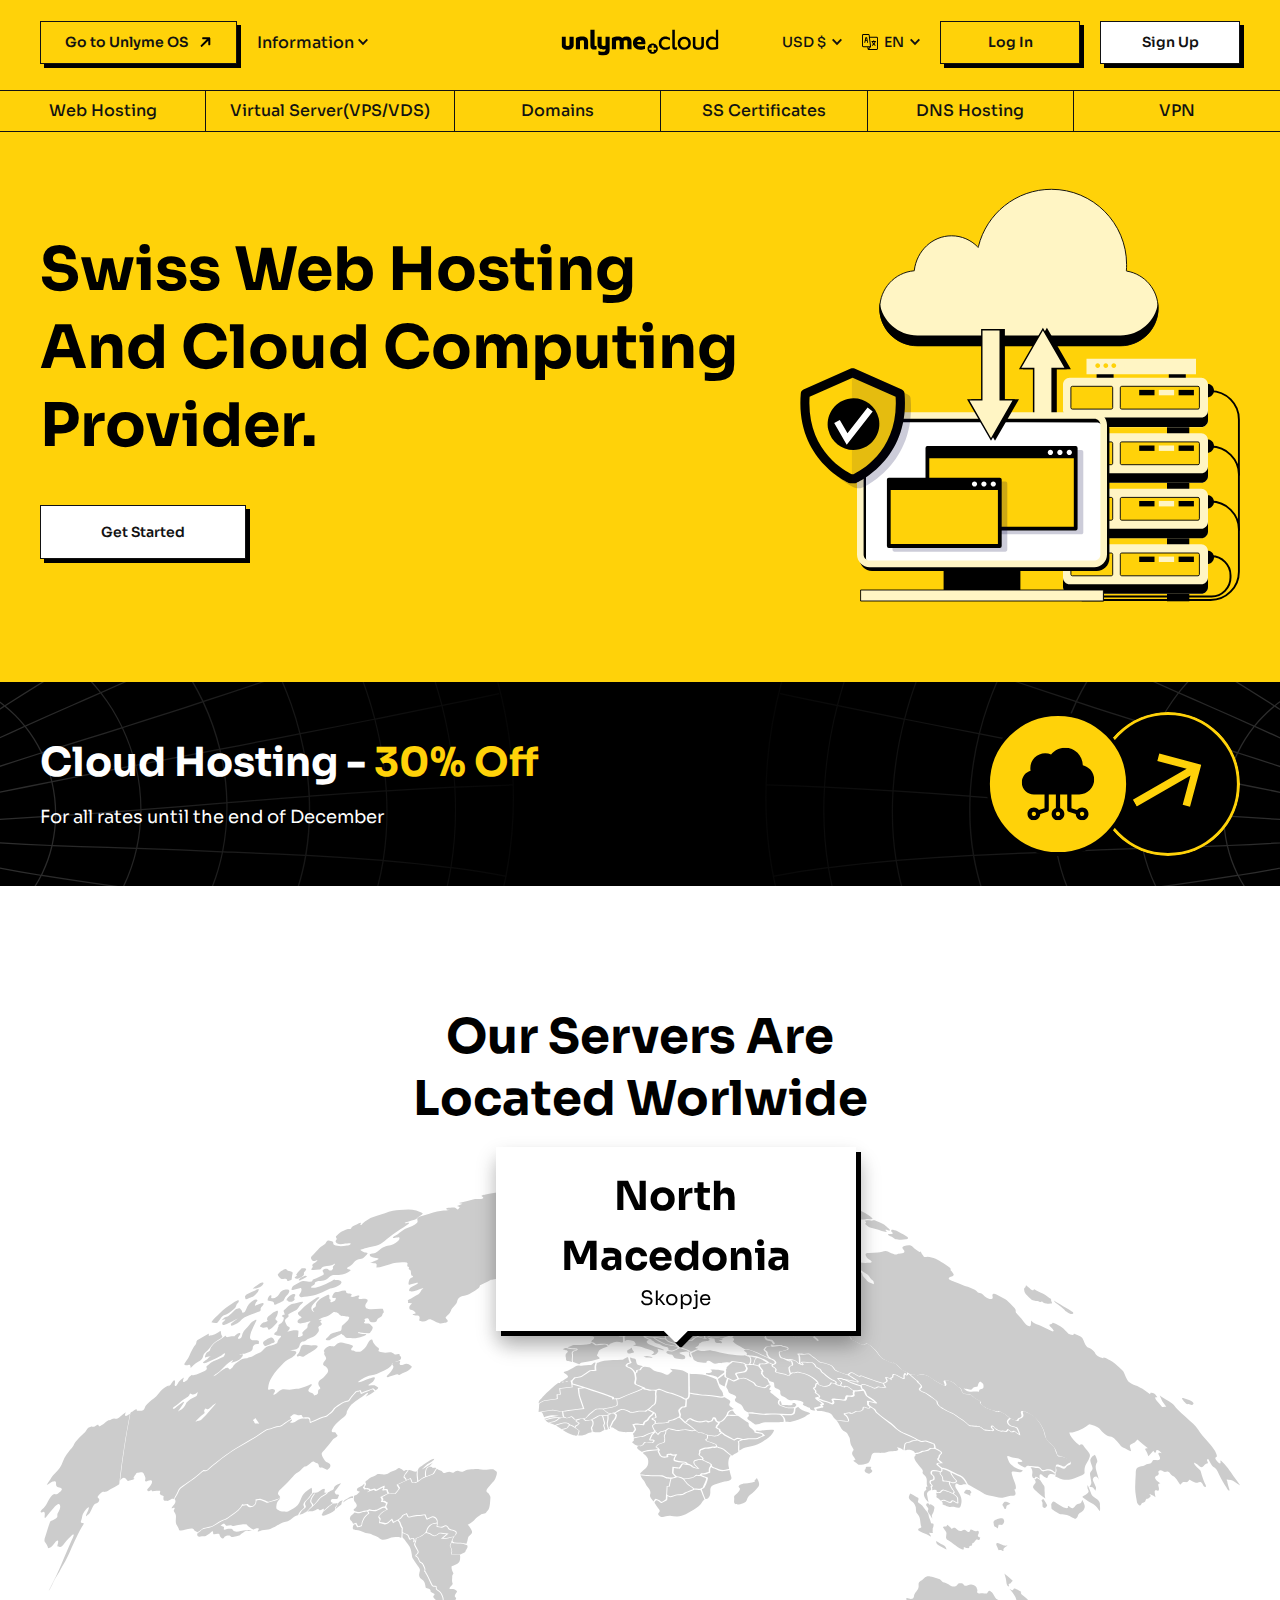
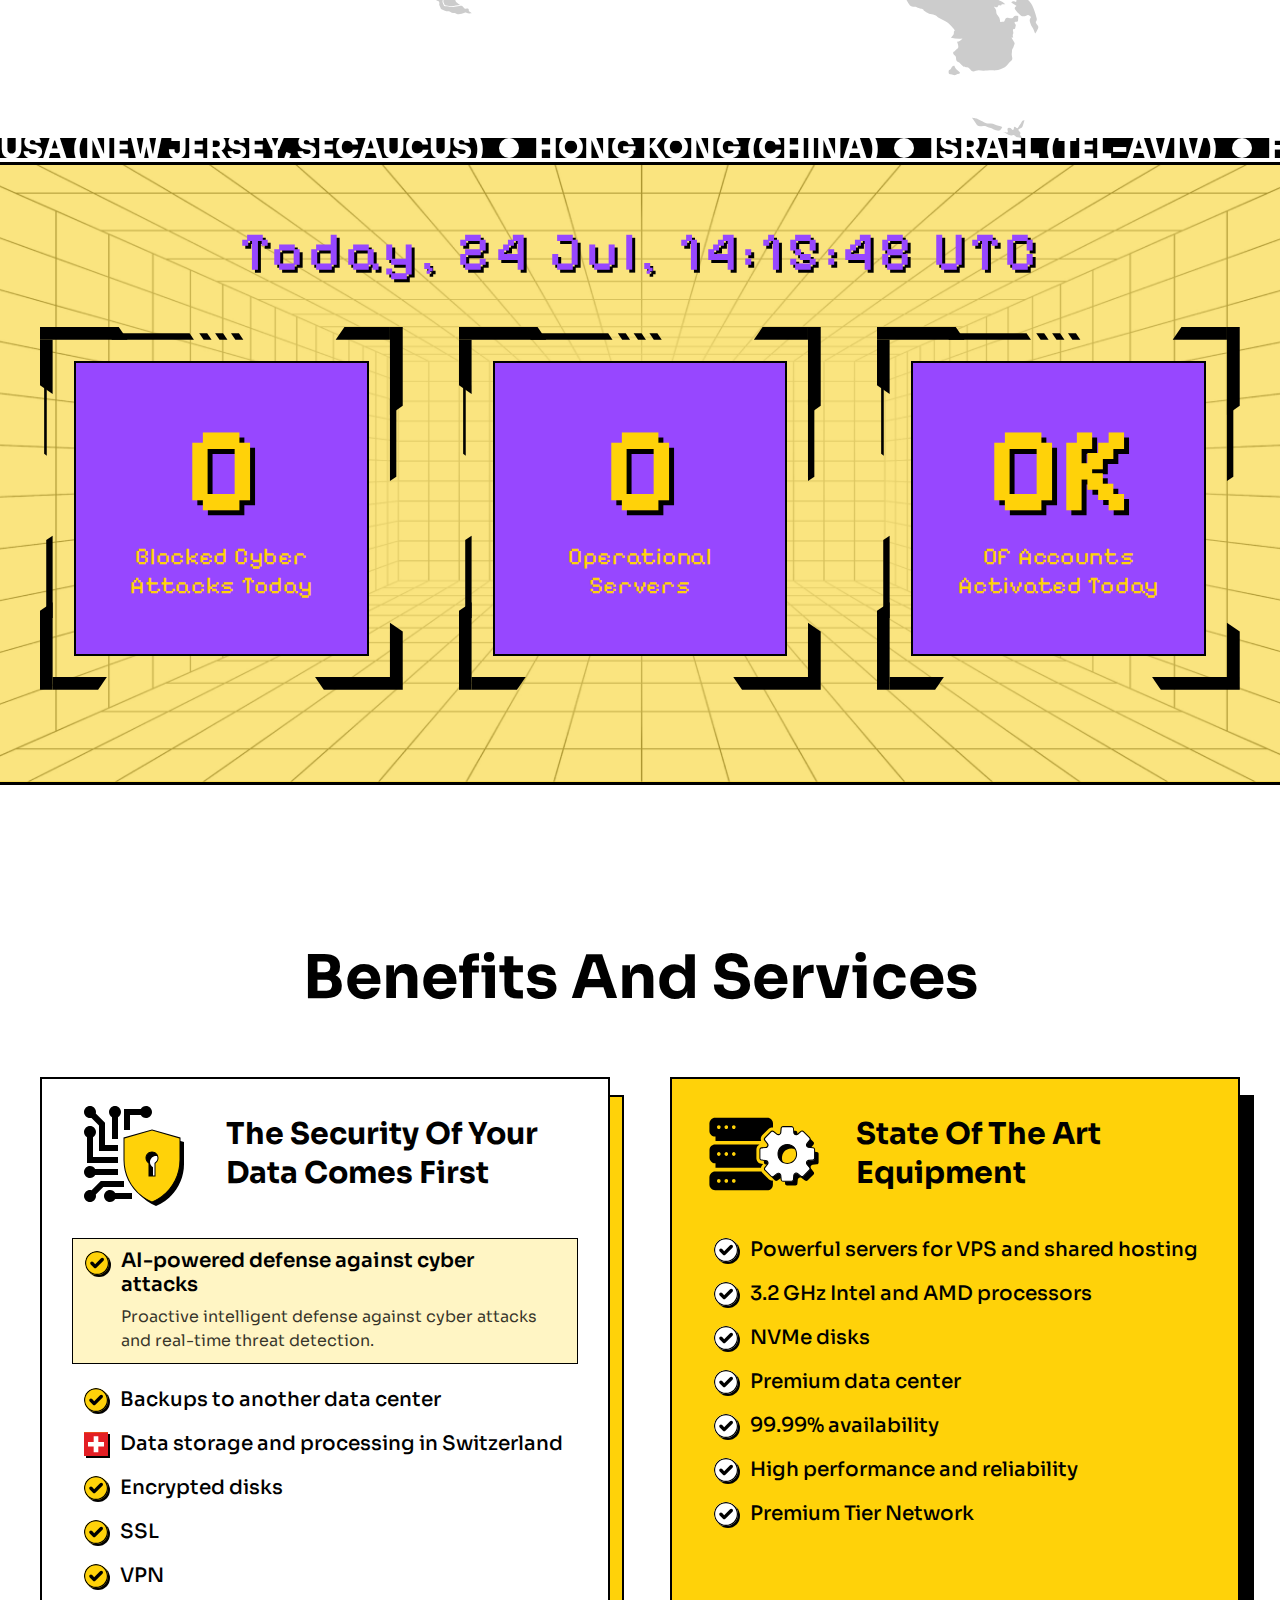
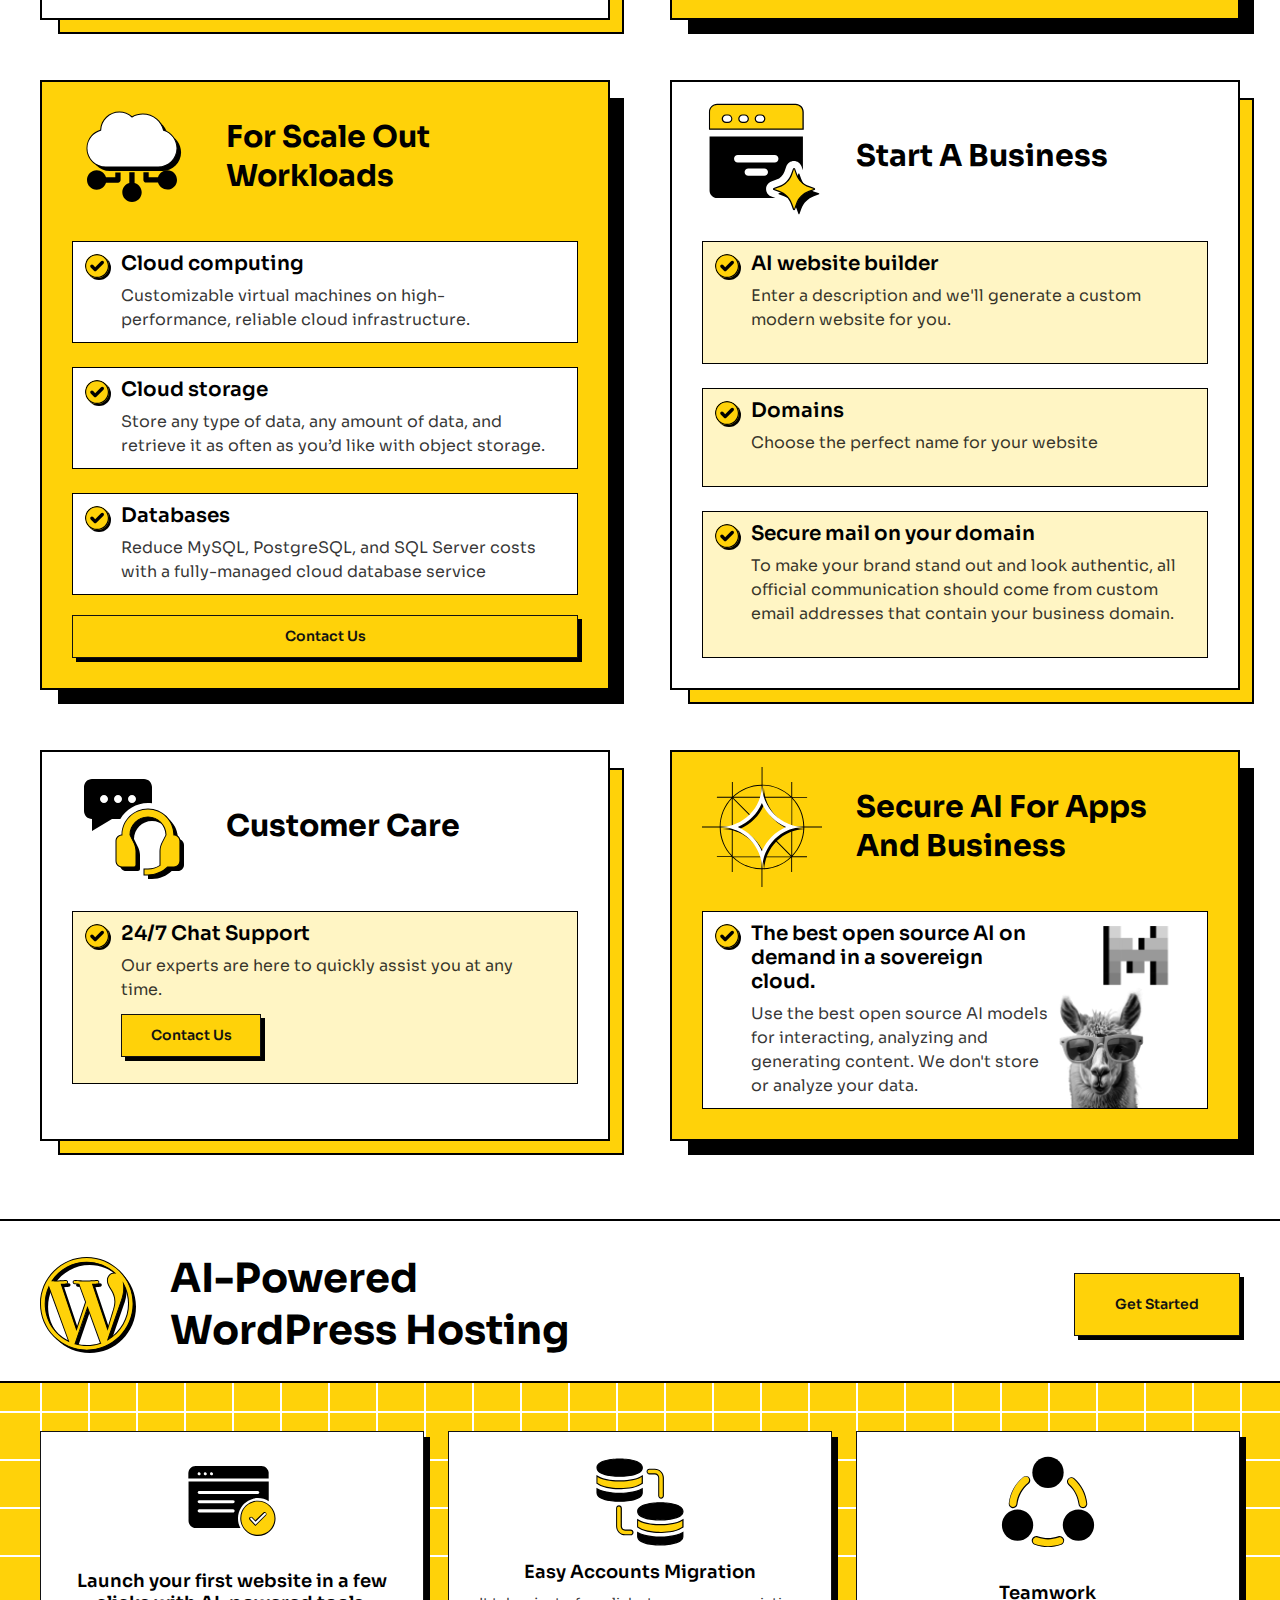
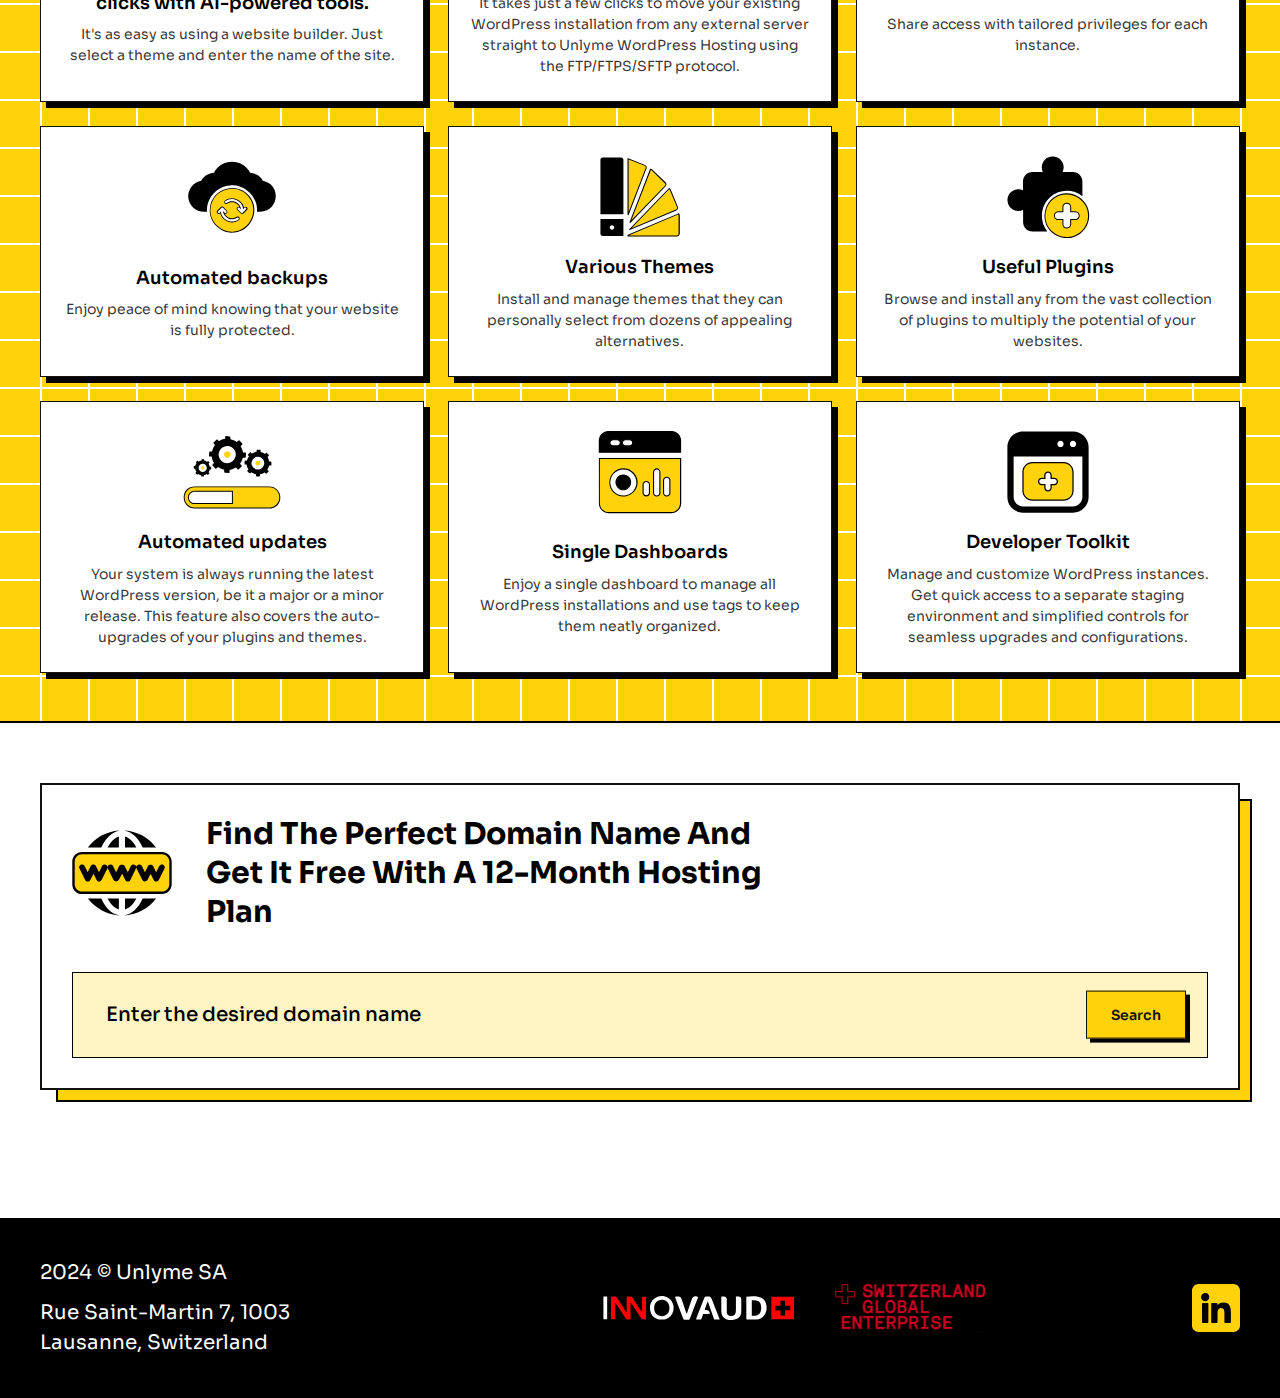
<file: index.html>
<!DOCTYPE html>
<html lang="en">
  <head>
    <meta charset="UTF-8" />
    <meta name="viewport" content="width=device-width, initial-scale=1.0" />
    <title>Unlyme Cloud</title>
    <link rel="shortcut icon" href="./favicon.ico" type="image/x-icon" />
    <link rel="stylesheet" href="./css/index.css" />
    <script type="module" src="./js/index.js" defer></script>
  </head>

  <body>
    <header class="header">
      <div class="container">
        <div class="header__wrapper">
          <div class="header__burger">
            <button class="header__burger-button">
              <span class="header__burger-button-line"></span>
            </button>
          </div>

          <div class="header__left">
            <div class="header__unlymeos">
              <button class="header__unlymeos-button button button_primary">Go to Unlyme OS</button>
            </div>

            <div class="header__info">
              <div class="header__info-title">Information</div>

              <ul class="header__info-menu">
                <li class="header__info-menu-item">
                  <a class="header__info-menu-item-link" href="#">Go to Unlyme OS</a>
                </li>
                <li class="header__info-menu-item">
                  <a class="header__info-menu-item-link" href="#">Link 02</a>
                </li>
                <li class="header__info-menu-item">
                  <a class="header__info-menu-item-link" href="#">Link 03</a>
                </li>
                <li class="header__info-menu-item">
                  <a class="header__info-menu-item-link" href="#">Link 04</a>
                </li>
              </ul>
            </div>
          </div>

          <div class="header__logo">
            <a class="header__logo-link" href="./">
              <img class="header__logo-link-image" src="./assets/logo.svg" alt="logo" />
            </a>
          </div>

          <div class="header__right">
            <div class="header__controls">
              <div class="header__controls-currency custom-select" data-value="USD">
                <select id="currency" name="currency">
                  <option value="USD">USD $</option>
                  <option value="EUR">EUR €</option>
                  <option value="CHF">CHF CHF</option>
                </select>
              </div>

              <div class="header__controls-lang custom-select" data-value="1">
                <select id="lang" name="lang">
                  <option value="0">EN</option>
                  <option value="1">IT</option>
                  <option value="2">NL</option>
                  <option value="3">العربية</option>
                  <option value="4">FR</option>
                  <option value="5">ES</option>
                  <option value="6">DA</option>
                  <option value="7">中文</option>
                  <option value="8">DE</option>
                  <option value="9">PT</option>
                  <option value="10">TR</option>
                  <option value="11">日本語</option>
                </select>
              </div>
            </div>

            <div class="header__auth">
              <button class="header__auth-button"></button>

              <button class="button button_primary">Log In</button>
              <button class="button button_secondary">Sign Up</button>
            </div>
          </div>

          <div class="header__menu">
            <div class="header__menu-auth">
              <button class="button button_primary">Log In</button>
              <button class="button button_secondary">Sign Up</button>
            </div>

            <div class="header__unlymeos">
              <button class="header__unlymeos-button button button_primary">Go to Unlyme OS</button>
            </div>

            <nav class="header__menu-nav">
              <a class="header__menu-nav-link" href="#">Link 01</a>
              <a class="header__menu-nav-link" href="#">Link 02</a>
              <a class="header__menu-nav-link" href="#">Link 03</a>
              <a class="header__menu-nav-link" href="#">Link 04</a>
            </nav>
          </div>
        </div>
      </div>
    </header>

    <nav class="main-nav">
      <div class="container">
        <a class="main-nav-link" href="./hosting.html">Web hosting</a>
        <a class="main-nav-link" href="#">Virtual Server(VPS/VDS)</a>
        <a class="main-nav-link" href="./domains.html">domains</a>
        <a class="main-nav-link" href="#">SS Certificates</a>
        <a class="main-nav-link" href="#">DNS hosting</a>
        <a class="main-nav-link" href="./vpn.html">VPN</a>
      </div>
    </nav>

    <main class="main">
      <section class="first-screen">
        <div class="container">
          <div class="first-screen__content">
            <h1 class="first-screen__title">Swiss web hosting and cloud computing provider.</h1>
            <div class="first-screen__start">
              <button class="first-screen__start-button button button_secondary">
                Get Started
              </button>
            </div>
          </div>

          <figure class="first-screen__figure">
            <img class="first-screen__figure-image" src="./assets/servers.svg" alt="Server" />
          </figure>
        </div>
      </section>

      <section class="discount">
        <div class="container">
          <div class="discount__content">
            <h2 class="discount__content-title">
              <a href="#">Cloud Hosting - <span>30% Off</span></a>
            </h2>
            <div class="discount__content-text">For all rates until the end of December</div>
          </div>
          <div class="discount__icons"></div>
        </div>
      </section>

      <section class="map">
        <div class="container">
          <h2 class="map__title">our servers are located Worlwide</h2>

          <div class="map__wrapper">
            <svg
              width="1280"
              height="584"
              viewBox="0 0 1280 584"
              fill="none"
              xmlns="http://www.w3.org/2000/svg"
            >
              <g clip-path="url(#clip0_6076_941)">
                <path
                  class="map__country"
                  data-country="iceland"
                  d="M510.3 107.2C510.5 108.3 512.4 109.2 513.3 109.3C514.6 109.5 516 109.4 517.3 109.4C518.4 109.4 519.7 109.5 520.7 109.1C522.1 108.5 523.2 107.4 524.6 106.7C526.8 105.6 529.6 105.4 532 104.4C533.4 103.8 534.7 102.9 536.1 102.2C537.3 101.6 538.5 101.1 539.6 100.4C540 100.2 540.8 99.7001 540.8 99.2001C540.9 98.5001 539.5 98.1001 539 97.8001C538 97.3001 537.1 96.8001 536.2 96.3001C535.1 95.7001 533.9 95.1001 532.7 94.5001C531.8 94.1001 531.8 93.9001 530.9 94.3001C529.8 94.7001 528.9 95.2001 528 95.7001C526.3 96.7001 523.8 96.3001 521.9 96.5001C520.2 96.7001 518.9 97.4001 517.4 98.1001C516.6 98.5001 515.2 99.5001 514.3 99.5001C513.8 99.5001 513 99.0001 512.6 98.7001C512 98.4001 511.4 98.1001 510.7 97.9001C509.2 97.5001 508.2 97.5001 506.8 98.1001C503.5 99.3001 500.7 100.7 497.7 102.6C499.4 103.1 501.9 103.4 503 104.8C503.4 105.3 503.8 106.2 504.4 106.3C504.7 106.4 505.2 106.3 505.5 106.3C506.1 106.4 510.2 106.3 510.3 107.2Z"
                  fill="#CCCCCC"
                />
                <path
                  d="M312.7 332.8C311.9 332.5 310.7 332.2 310.3 331.3C310 330.7 310.3 329.6 310.8 329.1C311.7 328.3 313.5 328.6 314.6 328.6C315.6 328.6 316.9 328.4 317.7 327.7C318.2 327.3 317.9 327.3 318 326.8C318.1 326.2 318.5 325.7 318.8 325.1C319.5 323.7 318.1 323.8 316.9 323.7C315.5 323.6 315.1 323.2 314.6 321.8C314.5 321.6 314.2 321.1 314.3 320.8C314.4 320.3 315.3 319.4 315.6 319.1C315.9 318.7 316.3 318.2 316.6 317.8C318.1 315.8 319.7 313.7 321.2 311.7C318.9 312.5 315.5 313.4 314.1 315.5C313.6 316.2 313.6 317.4 313.1 318C312.4 318.7 311 319.2 310.1 319.8C309 320.4 308 321.1 306.9 321.7C307.4 321.8 306.3 322.7 306.1 322.9C305.6 323.3 305.2 323.7 304.7 324.1C303.6 324.9 302.4 325.5 301.2 326.1C298.9 327.3 297.5 329.5 295.9 331.5C294.1 333.7 292.2 335.5 290 337.2C288.9 338.1 288 339 287 340C286.8 340.3 285.5 342 285.1 342C287.8 341.5 290.3 342.3 292.9 340.9C294 340.4 295.1 339.4 296.3 339.2C297.6 339 297.3 340 298.2 340.4C299.2 340.9 300.9 339.6 301.7 339.2C303.4 338.5 302.8 339.9 302.3 341C305.6 338.2 308.9 334.9 312.7 332.8Z"
                  fill="#CCCCCC"
                />
                <path
                  d="M315.3 336.9C315.8 336.2 316.4 335.5 316.8 334.8C317.2 334.2 317.1 333.5 317.4 332.9C316.6 333.2 315.8 333.4 315 333.4C314.4 333.4 313.7 333.1 313.1 333.3C312.1 333.6 311.1 334.7 310.2 335.3C309.2 336 308.3 336.7 307.4 337.5C305.8 338.8 304.1 340.2 302.6 341.6C301.9 342.3 301.6 343 301.2 343.9C301 344.4 300.3 345.2 300.7 345.8C301.3 346.7 303.5 346.1 304.3 345.9C306.1 345.3 307.8 344.6 309.5 343.8C311.2 343.1 312.8 342.2 314.1 340.9C314.6 340.4 314.9 340.1 314.8 339.4C314.7 338.4 314.7 337.7 315.3 336.9Z"
                  fill="#CCCCCC"
                />
                <path
                  d="M322.7 330.3C322.8 330.2 322.9 330.1 323.1 329.9C321 330.4 319 331.3 317.9 333.3C317.3 334.4 317 335.6 316.3 336.7C315.9 337.3 314.8 338.6 315.4 339.3C316.8 337.8 318.4 336.7 320 335.5C320.4 335.2 321.1 334.9 321.4 334.5C321.6 334.1 321.6 333.3 321.7 332.9C321.9 332 322.1 331.1 322.7 330.3Z"
                  fill="#CCCCCC"
                />
                <path
                  class="map__country"
                  data-country="usa"
                  d="M275.5 244.1C273.7 245.1 272.5 246.4 270.4 246.9C270.2 247 266.7 247.5 266.7 246.7C267.1 246.3 268.9 244.9 268.9 244.4C268.9 244 268.5 243.7 268.2 243.7C268 243.7 267.1 244.4 266.8 244.6C264.8 245.9 262.9 247.2 261 248.4C259.3 249.5 257.5 251.3 255.5 251.5C254.4 251.6 253.4 251.7 252.3 251.9C251 252 249.9 252.5 248.7 253C246.8 253.7 245 254.3 243.1 254.7C241.2 255.2 239.6 256.5 237.9 257.6C235.2 259.4 232.6 261.3 229.9 262.9C223 266.9 216.1 271 209.2 275C201.9 279.4 195.1 284.7 188.3 290C186 291.8 183.6 293.7 181.4 295.6C180.2 296.6 179.1 298 177.6 298.6C176.9 298.9 176.2 299 175.5 298.9C175 298.9 174.6 298.7 174.2 298.9C173.1 299.3 171.9 300.8 170.9 301.6C168.7 303.4 166.6 305.3 164.4 307C161.3 309.2 158.1 311.4 155 313.6C153.3 314.8 151.6 315.9 150 317.2C149.1 317.9 148.7 319 148.2 320C147.5 321.3 147 322.7 146.3 324.1C145.9 324.9 145.4 325.7 144.9 326.4C144.6 326.8 143.5 327.9 143.5 328.4C143.5 328.5 144 329.1 144.1 329.2C144.3 329.7 144.5 330.3 144.5 330.8C144.6 331.7 144.2 332.5 143.8 333.3C142.8 335.1 141.1 336.5 140.2 338.3C140.8 338.9 144.5 336.6 143.5 339.1C143.1 340 142.4 340.4 142.8 341.5C143.1 342.3 143.7 342.9 144.1 343.6C146.2 347.2 144 351.1 145.2 354.9C145.7 356.4 146.7 357.7 147.5 359.1C148.1 360.1 148 361.8 149.4 362.1C151 362.5 153 361.8 154.5 361.4C156.7 360.9 159 360.2 161.3 360C162.2 359.9 163.3 359.8 163.9 360.7C164.2 361.1 164.2 361.5 164.5 361.9C165.1 362.7 166.2 363 167.1 363.5C167.3 363.6 167.7 364 167.9 364C168.3 364.1 168.7 363.7 169.1 363.3C170 362.6 170.9 361.9 171.9 361.2C172.8 360.5 173.6 359.8 174.7 359.5C176.6 358.9 178.5 358.4 180.4 358C181.5 357.8 182.8 357.7 183.8 357.2C185 356.6 186.2 355.8 187.3 355.1C189.6 353.7 192 352.1 194.5 351C195.7 350.5 196.8 350 198 349.5C199.4 348.9 200.5 348.3 201.8 347.3C204 345.6 206.2 344 208.5 342.3C210.3 340.9 212 339.6 213.4 337.8C214.1 336.9 214.6 335.9 215.2 334.9C215.3 334.8 215.3 334.4 215.5 334.3C215.7 334.2 216.5 334.3 216.7 334.3C217.6 334.3 218.6 334.3 219.5 334.1C220.3 334 221 333.5 221.7 333.9C222.1 334.1 222.3 334.6 222.7 334.9C223.7 335.7 225.1 336.3 226.4 335.9C228.3 335.3 229.6 333.8 229.9 331.9C230 331.3 230 330.6 230 330C230 329.9 229.8 329.2 229.9 329.1C230 329 230.8 328.9 231 328.9C232.5 328.6 234.2 328.2 235.8 328.5C237.3 328.8 238.8 329.5 240.2 330.1C241.1 330.5 242.3 331.4 243.3 331.4C244.6 331.4 246.2 330.6 247.5 330.3C249.1 329.8 250.8 329.4 252.4 328.9C253.5 328.6 255.2 327.8 255.9 326.9C256.2 326.5 256.2 326.4 255.8 325.8C255.5 325.4 255.1 325 254.8 324.6C254.1 323.7 253.6 322.9 254 321.8C254.6 319.8 256.6 318.1 258 316.8C260.2 314.7 262.5 312.8 264.5 310.5C266.3 308.4 268.1 306.3 269.9 304.4C271.4 302.8 272.8 301.3 274.8 300.3C277.2 299.1 278.9 296.8 280.9 295C281.1 294.8 283.3 292.9 283.3 294C285 293 286.5 291.8 288.1 290.6C288.9 290 290.4 288.4 291.6 288.5C292 288.5 292.1 288.7 292.4 288.9C293 289.4 293.3 289.6 294.1 289.8C295.2 290.1 296.3 290.3 296.9 291.4C297.5 292.4 297.3 293.8 298.1 294.7C298.7 295.4 299.4 295.1 300.1 295C300.7 294.9 300.9 295 301.5 295.2C302.7 295.7 303.8 296.2 305 296.8C305.2 296.9 305.7 297.2 306 297.3C306.8 297.4 306.6 297.4 307.2 296.8C307.9 296.1 308.6 295.5 309.2 294.8C310 293.7 309.9 292.5 309.2 291.3C308 289.4 305.7 289.5 304.2 287.9C303.1 286.7 302.3 285.1 301.5 283.6C300.9 282.4 300.2 281 300.6 279.7C300.8 279 301.2 278.6 301.6 278.1C302.6 276.9 303.7 275.8 304.7 274.6C306.7 272.4 308.7 270.2 310.4 267.8C311.2 266.7 311.9 265.5 312.9 264.6C313.7 264 314.6 263.6 315.4 263C315.9 262.6 317.6 261.4 317.3 260.5C317.2 260.2 316.7 259.9 316.5 259.7C316 259.2 315.9 258.3 315.4 257.8C314.4 256.9 312.7 257.8 311.6 257C310.7 256.3 311.3 254.8 311.7 254C313.6 249.6 317.2 246.6 320.8 243.6C322.8 241.9 326 240.2 326.9 237.6C327.2 236.8 327.1 236 327.3 235.2C327.5 234.3 328.1 233.5 328.6 232.7C329.7 231 330.8 229.2 332.2 227.8C334 225.9 336.4 224.2 338.5 222.8C339.9 221.9 341.4 221 342.8 220C344.4 218.8 345.8 217.5 347.4 216.4C347.9 216.1 349.6 214.7 349.8 215.8C349.9 216.2 349.2 216.9 349 217.2C348.4 217.9 347.9 218.6 347.3 219.4C350.6 217.8 354.2 216 357 213.6C356.5 213.1 355.4 211.7 354.8 211.6C354.1 211.5 352.3 212.5 351.7 212.8C349.6 213.6 347.5 214.4 345.5 215.2C345.1 215.4 342.7 216.6 342.4 216.4C341.9 216.1 341.7 214.6 341.4 214.1C340.9 213.5 341 213.7 340.2 213.8C339.7 213.9 339.2 214 338.7 214.1C338 214.2 337.9 214.3 337.3 214.7C336.8 215.1 336.4 215.7 336 216.1C334.6 217.7 333.2 219.2 332 220.9C331.4 221.7 330.8 222.5 330.3 223.4C329.6 224.4 328.4 224.5 327.2 224.9C325.2 225.5 323.4 226 321.6 227.1C319.6 228.4 317.6 229.8 315.7 231.1C314.1 232.2 313.6 234.1 312.3 235.5C311 237 308.9 238.1 307.4 239.4C306.5 240.1 305.9 240.7 304.8 241C304 241.2 303.1 241.4 302.3 241.7C301.3 242 300.4 242.2 299.5 242.6C297.5 243.5 295.5 244.3 293.6 245.2C292.6 245.6 291.7 246 290.7 246.5C290.1 246.8 289.2 247.4 288.6 247.4C287.2 247.4 287.7 244.8 287.3 243.9C286.7 242.5 285.1 242.7 283.8 242.8C280.9 242.3 277.8 242.7 275.5 244.1ZM94.3 238.6C93.6 239.1 91.9 240.4 91.1 239.7C90.1 239 91.4 236.8 91.4 235.9C89.2 237.4 87.3 239.4 85.1 241C83.5 242.2 82 243.4 79.9 242.8C77.6 242.2 75.8 244.4 73.6 244.5C73.1 244.5 73.3 244.4 72.9 244.5C72.5 244.7 72 245.1 71.7 245.4C70.7 246.2 69.7 247 68.7 247.7C67.8 248.4 66.9 249 66 249.6C65.3 250 63.9 251.3 63 251C62.2 250.7 62.7 250 62.4 249.5C62 249 61.4 249.3 60.9 249.5C59.6 250.1 57.6 251.9 56.1 251.5C55.8 251.4 55.6 251.1 55.3 251.1C54.5 251 53.1 251.8 52.4 252.1C50.7 252.9 49.8 255.1 48.6 256.5C47.9 257.4 47 258.1 46.2 258.9C43.3 261.6 40.1 264.6 37.8 267.8C36.9 269 36.3 270.4 35.6 271.7C34.3 273.9 32.3 275.7 30.8 277.8C29.1 279.9 27.5 282.2 26.2 284.5C24.9 286.8 24.1 289.4 23 291.9C21.7 294.6 20 296.8 18.1 299C16.8 300.5 15.3 301.8 14 303.3C13 304.5 12.1 305.9 11.3 307.2C9.90003 309.2 8.20003 311.3 7.20003 313.6C9.50003 312.6 11.3 310.7 13.6 309.9C14.4 309.6 15.7 309.2 16.5 309.8C17.2 310.3 17.1 311.3 17.1 312C17.1 312.8 17.1 313.7 17.4 314.4C18 315.6 19.2 315.9 20.4 316.3C21.1 316.5 22.3 316.8 22.9 317.2C24.6 318.5 20.9 321.3 19.9 322C19.1 322.6 18 323.4 16.9 323.5C16.4 323.5 15.9 323.2 15.4 323.2C13.6 323.2 11.7 325.9 10.8 327.2C9.10003 329.6 8.00003 332.4 6.40003 334.9C5.70003 336 4.80003 337.1 3.90003 338.1C2.90003 339.1 1.70003 339.9 1.00003 341.1C0.700028 341.6 0.300028 342.3 0.900028 342.7C1.80003 343.3 2.90003 342 3.80003 342C5.50003 342.1 5.10003 345.1 5.00003 346.2C5.00003 346.6 4.70003 348.8 5.30003 348.9C5.80003 349 6.90003 347.2 7.20003 346.9C9.20003 344.5 11.1 342 13.1 339.7C14.7 337.8 16.4 335.5 18.6 334.3C20.3 333.4 21.3 334.3 21.5 336C21.8 337.5 21 339.4 20.4 340.8C19.7 342.7 18.2 344 18.5 346.2C18.6 347.3 18.6 347.7 17.8 348.6C17 349.4 16 350 15 350.5C14.1 351 13.2 351.5 12.2 351.8C11.1 352.3 10.8 352.6 10.4 353.8C9.50003 356.3 8.60003 358.8 7.90003 361.4C7.20003 364 6.40003 366.5 5.50003 369C4.90003 370.6 4.30003 372.7 5.20003 374.4C5.40003 374.9 5.90003 375.2 6.20003 375.7C6.80003 376.6 7.30003 377.7 7.90003 378.7C8.10003 379.1 8.50003 380.7 8.70003 380.9C9.30003 381.3 10.9 380.3 11.4 380C13.1 378.9 14.1 377.6 15.2 376C15.7 375.4 18.2 371.5 19.2 373.1C19.7 373.8 19.2 375.4 19.1 376.1C19 376.8 18.1 378.6 18.9 379.1C19.1 379.3 19.5 379.2 19.7 379.2C19.9 379.2 20.1 379.2 20.3 379.2C20.6 379.3 20.5 379.5 20.7 379.6C21.5 379.8 22.9 379.3 23.4 378.9C24.5 377.9 25.4 376.5 26.3 375.4C27.6 373.9 28.9 372.4 30.2 371C31.3 369.8 32.5 368.5 33.7 367.4C34.5 366.7 36.5 365.5 35.9 367.5C35.3 370 33.7 372.5 32.7 374.9C31.7 377.2 30.7 379.5 29.7 381.8C27.3 387.3 25 392.8 22.7 398.4C19.6 406.1 15.7 413.5 12 421C11.1 422.8 10.2 424.7 9.30003 426.5C10.7 424.7 11.5 422.4 12.7 420.4C14 418.1 14.9 415.6 16.2 413.3C17.6 410.9 19.2 408.7 20.5 406.3C21.7 404 22.9 401.7 24.3 399.5C28 393.5 31.1 387.1 33.7 380.6C35.8 375.6 38.1 370.7 40.6 365.8C41.9 363.3 43.1 360.9 44.6 358.5C45.2 357.5 46.2 356.5 46.5 355.3C47.1 352.9 44.1 354.7 43.6 353.2C43.4 352.6 43.8 351.8 44 351.2C44.4 350.1 44.7 349 44.9 347.8C45.1 346.6 45.4 345.4 45.9 344.3C46.8 342.4 48.1 340.6 49.6 339C50.1 338.5 52.3 336.1 52.1 338.1C51.9 340 50.7 342 50 343.7C49.7 344.4 49 345.6 49 346.5C49 347 48.9 346.8 49.3 346.8C49.9 346.7 51 345.4 51.5 345.1C52.2 344.5 52.7 344.1 53.2 343.3C54.3 341.3 55.1 339.1 56.2 337C57.2 335.1 58.3 333.6 60.4 333.1C62 332.7 63.7 330.3 63.1 328.5C62.8 327.7 61.7 327.4 61.5 326.6C61.4 326.1 61.9 325.5 62.2 325.1C63.3 323.7 64.8 321.8 66.5 321C67.6 320.6 68.5 321.1 69.6 320.9C71.7 320.6 73.8 318.8 75.6 317.8C78.3 316.3 81.1 315.1 83.7 313.4C84.4 313 84.5 312.9 84.6 312.1C84.7 311.4 84.8 310.7 84.8 309.9C85 308.5 85.1 307 85.3 305.6C85.6 302.8 85.9 300 86.3 297.2C87 291.6 87.7 286 88.6 280.4C90.2 269 92.1 257.7 94.3 246.4C94.8 243.6 95.4 240.8 95.9 237.9C95.1 238.1 94.7 238.4 94.3 238.6Z"
                  fill="#CCCCCC"
                />
                <path
                  class="map__country"
                  data-country="mexico"
                  d="M275.9 344.3C276.9 342.2 278.3 340.8 280.1 339.4C280.8 338.8 282.1 338.1 281.8 337.1C281.4 336 280.8 335.3 281 334C281.4 331.7 283.7 330.1 285.2 328.5C286.1 327.5 287 326.4 287.8 325.2C288.3 324.5 289.6 322 290.5 322.3C289.8 321.9 290.2 320.1 290.2 319.5C290.2 318.5 290 317.5 289.7 316.5C286.8 318.4 283.5 320.1 281.4 322.9C280.6 324 279.7 325.1 279.2 326.3C278.3 328.5 277.5 330.7 276.4 332.8C274.5 336.3 271.1 338.2 267.8 340C266.9 340.5 266 341.1 265 341.5C263.5 342.1 261.9 342.1 260.4 341.9C258.9 341.8 257.3 341.8 255.9 341.2C254.9 340.8 253.2 340.2 252.5 339.3C251.6 338 252.3 335 252.5 333.5C252.9 331.1 255.7 329.6 256.4 327.3C255.1 328.2 253.7 329.3 252.2 329.8C250.9 330.3 249.5 330.6 248.1 331C246.7 331.4 245.2 331.8 243.8 332.2C243 332.4 242.4 332.7 241.7 332.5C238.6 331.4 236 329.3 232.6 329.8C232.2 329.8 231.5 329.8 231.2 330C230.8 330.2 231 330 230.9 330.5C230.7 331.2 230.8 332 230.5 332.8C229.9 334.7 228.5 336 226.7 336.9C224.6 337.9 222.6 337.2 221 335.7C220.3 335 220.1 335.1 219.2 335.3C218.3 335.5 217.4 335.6 216.4 335.6C215.6 335.6 215.6 335.8 215.2 336.4C214.8 337.1 214.3 337.8 213.8 338.4C211 342.1 206.7 344.5 203.1 347.2C202.2 347.9 201.2 348.7 200.3 349.3C199.2 350.1 197.8 350.5 196.6 351C194.3 352 192.2 353 190.1 354.3C187.9 355.6 185.8 357 183.6 358.2C181.8 359.1 179.4 359.3 177.4 359.8C176.2 360.1 174.7 360.3 173.6 360.9C172.7 361.4 171.8 362.2 171 362.9C170.2 363.5 167.9 364.8 167.7 365.7C167.5 366.5 168.1 368.4 169 368.6C170.1 368.9 171.7 368.3 172.8 368.3C174.4 368.3 175.7 368.3 177.2 367.6C178.7 366.9 180 366 181.3 365C182.1 364.4 183 363.4 183.9 363C185.5 362.4 183.6 366.5 185.9 366.2C187.3 366 189 365.2 190.4 365.7C191.6 366.1 191.5 367 191.9 367.9C192.3 368.9 193.8 370.8 195.1 370.6C196.1 370.5 196.5 369.1 197.2 368.5C198.3 367.6 200.7 367.1 202.1 367.5C203 367.8 203.4 368.7 204.2 369C205 369.3 206 369 206.8 368.9C208.7 368.5 210.5 368 212.3 367.4C212.9 367.2 213.5 367.1 213.9 366.6C213.9 366.6 213.9 366.4 213.9 366.3C214.1 366 214.5 365.8 214.8 365.6C216 364.8 217.1 364.1 218.2 363.2C219.5 362.1 220.9 362.5 222.4 362.6C223.7 362.7 224.9 362 226.1 361.6C222 361.2 218 361.9 214 362.7C211.9 363.1 209.5 364 207.5 363C207.1 362.8 206.5 362.5 206.1 362.2C205.7 361.9 205.6 361.3 205.2 360.9C204.3 360.1 202.8 360.3 201.7 360.3C201 360.3 200.2 360.3 199.4 360.5C198.5 360.7 197.5 361.3 196.6 361.3C195 361.2 197.1 359.2 195.9 358.2C195.1 357.5 193.5 357.2 192.5 356.7C193.3 356.2 194.2 355.7 195 355.2C196.1 354.6 196.4 354.4 197.2 355.4C197.8 356.1 198.3 357.1 199.2 357.1C200.7 357.2 202.1 356.3 203.5 356.6C204.2 356.7 204.8 357.1 205.4 357.3C206.2 357.5 206.8 357.3 207.6 357.1C210.1 356.5 212.6 356 215.2 355.7C216.4 355.6 217.5 355.5 218.7 355.6C219.2 355.6 220 355.5 220.4 355.7C220.9 356 221.4 356.9 221.8 357.4C222.6 358.3 223.9 358.9 224.9 359.6C225.5 360 226.1 360.5 226.8 360.8C227.5 361.1 227.7 360.9 228.5 360.7C229.4 360.4 232.3 359.2 233.2 360C233.7 360.5 233.2 361.2 232.9 361.7C232.7 362 232 362.8 232.3 363.1C232.5 363.3 233.7 362.8 233.9 362.8C234.9 362.5 235.8 362.2 236.8 361.9C239.7 361.1 242.8 361.4 245.6 360.4C249.2 359.1 252.5 357 255.8 355.1C257.1 354.4 258.4 353.6 259.9 353.3C261.4 353 262.8 352.9 264.3 352.3C268.3 350.6 271.2 346.4 275.7 345.7C275 345.6 275.4 345.6 275.5 345.1C275.6 344.9 275.8 344.6 275.9 344.3Z"
                  fill="#CCCCCC"
                />
                <path
                  d="M288.5 337.6C289.5 336.6 290.9 335.4 289.8 334C288.8 332.8 288 332.2 288.2 330.5C288.4 329.1 289.1 327.7 289.8 326.5C290.2 325.7 290.7 325 291.3 324.2C291.5 323.9 291.8 323.4 292.1 323.1C292.6 322.6 292.6 322.7 293.3 322.8C291.9 324.8 290.2 326.9 289.6 329.2C289.3 330.2 289.2 331.3 289.9 332.2C290.7 333.2 291.8 333.8 291.3 335.2C293.9 333 295.7 330.1 297.9 327.6C300.2 325 303.7 324.2 306.1 321.7C305.5 321.8 304.5 322.1 303.9 321.9C303.3 321.7 303.4 321.4 303.5 320.7C303.6 319.8 304.5 317.9 303.1 317.7C302 317.6 300.5 318.6 299.6 319.1C298.5 319.8 297.5 320.8 296.3 321.3C294.8 322 293.3 321.8 291.8 321.9C291.3 321.9 291.2 321.9 290.9 322.4C290.6 322.9 290.2 323.3 289.9 323.8C289.2 324.8 288.5 325.7 287.8 326.7C285.9 329.2 281.2 331.8 283.2 335.4C283.7 336.4 283.8 336.9 283 337.9C282.3 338.7 281.3 339.3 280.5 340C278.7 341.5 278 343.3 276.8 345.2C279.4 344.9 281.5 343.4 283.8 342.3C285.6 341.5 286.7 339 288.5 337.6Z"
                  fill="#CCCCCC"
                />
                <path
                  d="M433.1 371C431.3 371 429.5 370.9 427.6 370.9C429.5 369.3 431.4 367.6 433.4 366C431.7 365.9 430.1 365.8 428.5 365.6C427.9 365.5 426.8 365.2 426.3 365.3C425.8 365.4 425.3 365.9 424.9 366.1C423.1 367.2 421 369 418.8 367.8C417.7 367.2 416.7 366.4 415.6 365.8C415 365.5 414.4 365.4 413.7 365.2C413.3 365.1 413 365.1 412.6 365C412 364.9 411.9 364.8 411.3 365.1C410 365.7 409 367 407.8 367.7C406.5 368.5 405.1 369 403.8 369.7C403.4 369.9 401.7 370.4 401.4 370.8C401.2 371.1 401.4 371.9 401.4 372.2C401.3 373.7 400.7 374.7 400.3 376.1C400 377.2 400.7 378.2 401.2 379.1C401.8 380.1 402.4 381.2 402.9 382.3C403.3 383.2 404.1 384.2 403.9 385.2C403.8 386.1 402.9 387.1 402.3 387.7C402 387.9 401.3 388.2 401.3 388.6C401.3 389.1 402 389.6 402.3 389.8C403.1 390.3 403.3 390.7 403.8 391.5C404.5 392.8 405 394.9 406.3 395.7C407.2 396.3 408.2 396.5 408.7 397.5C409.3 398.6 409.9 399.8 410.4 401C410.8 401.8 411.1 402.7 411.1 403.6C411.1 404.2 410.8 404.6 410.8 405.1C410.8 405.7 410.9 405.4 411.4 405.8C411.8 406.2 411.8 406.7 412.1 407.2C412.6 408 413.1 408.8 413.5 409.7C415 412.7 416.4 415.7 417.9 418.7C418.2 419.4 418.5 420.3 419.1 420.8C420 421.4 421.2 421 422.2 421.2C423.8 421.5 423 422.5 423.1 423.6C423.3 424.8 425 425.7 425.9 426.3C427.7 427.7 428.5 428.9 429.3 431C429.9 432.6 430.7 434.3 430.5 436.1C430.4 436.7 430.3 437.3 430.3 437.9C430.3 438.7 430.6 439.1 431 439.9C431.3 440.5 431.6 441.6 432.2 441.9C432.6 442.1 433.3 442 433.8 442C435.6 442.2 437.2 442.9 439 442.9C442.1 442.9 445 441.6 448.1 441.6C447.3 441.2 446.5 440.5 445.8 439.9C444.6 439.1 443.5 438.2 443.1 436.8C442.9 436.1 443.2 436.2 443.5 435.5C443.8 435 444 434.6 443.8 434C443.5 433.4 442.7 433.1 442.5 432.5C442.3 432 442.5 431.4 442.7 430.9C442.9 430.4 443.1 429.9 443.4 429.5C443.7 428.9 444.7 427.8 444.8 427.1C444.9 426.5 443.8 425.9 443.2 425.5C442.6 425 442.3 424.8 441.6 424.7C440.5 424.6 439.4 424.7 438.4 424.6C437.4 424.5 436.3 424.4 437 423.1C437.6 421.9 438.9 421 439.7 419.9C440 419.5 440.2 419.2 440.2 418.8C440.2 418.3 439.8 417.7 439.7 417.2C439.3 415.3 439.7 413.7 439.7 411.8C439.7 410.7 439.7 409.9 440.5 408.9C441.1 408.1 441.2 408.3 440.7 407.3C440.3 406.4 439.8 405.5 439.5 404.5C439.1 403.5 439 402.5 439 401.4C439 401.1 438.9 400.7 439 400.5C439.1 400 439.3 400.1 439.7 399.9C442.4 399.1 446.3 397.8 447.5 394.9C447.9 394 448 392.9 448.1 391.9C448.1 391.2 448.3 390.4 448.2 389.8C448.1 389.2 447.8 388.6 447.9 388C445.6 387.9 443.4 387.8 441.1 387.8C440.5 387.8 439.8 387.9 439.3 387.8C438.2 387.7 438.4 386.7 438.7 385.8C438.9 385.1 439.1 384.7 439 384C438.9 383.2 438.7 382.4 438.5 381.6C438.3 380.8 438 380.2 437.5 379.5C437 378.7 437 378.5 437.4 377.6C438.5 374.8 439.5 371.8 440.8 369.1C437.9 370 435.5 370.5 433.1 371Z"
                  fill="#CCCCCC"
                />
                <path
                  d="M385.7 362.8C385.7 362.3 385.7 361.8 385.7 361.2C385.7 360.8 386 360.2 385.9 359.8C385.8 359.3 385.4 359.3 385.1 358.9C384.2 357.6 383.9 355.6 383.3 354.2C383 353.5 382.6 352.7 382 352.2C381.4 351.6 381.3 351.6 380.6 352.1C379.3 352.9 377.9 353.5 376.6 354.4C376.1 353.4 375.5 352.3 375 351.3C372.9 353.1 370.8 355.7 367.8 355.6C366.6 355.6 365.3 354.9 364.1 354.6C363.3 354.4 362.4 354.3 361.5 354.3C361.7 353.2 362.1 352 362.2 350.8C362.3 349.9 361.9 349.6 361.4 349C360.2 347.6 361.1 346.4 362.2 345.2C363.2 344.1 364.3 343.2 365.5 342.2C366.7 341.2 368.2 340.7 369.6 340C369.1 339.2 368.6 338.1 367.7 338C366.4 337.7 365.5 338 364.4 338.6C363.5 339.1 362.6 339.6 361.6 340C360.6 340.5 359.5 341.3 358.3 341.5C356.1 341.8 354.1 341.6 351.9 341.1C351.4 341 351.1 340.9 350.6 341.2C350 341.6 350.2 341.7 350.6 342.3C350.7 342.5 351.3 343.3 351.3 343.6C351.3 343.9 350.2 344.6 350 344.9C349.2 345.6 348.5 346.3 347.7 347.1C346.7 348 346.2 348.8 345.6 350C345.2 350.9 344.7 351.8 344.3 352.7C343.9 353.7 343.8 355 343.6 356.1C343.5 356.7 343.5 357.4 343 357.7C342.6 357.9 341.9 358 341.4 358.1C340.9 358.2 340.4 358.3 339.8 358.5C339.6 358.6 339.3 358.7 339 358.7C338.4 358.7 338.6 358.8 338.2 358.4C337.5 357.6 337.3 356.5 336.6 355.7C336 355 336.5 355.3 335.9 355.4C335.7 355.4 335.4 355.5 335.2 355.6C334.5 355.8 334.6 355.9 334.3 356.5C333.9 357.8 333.1 359.3 334 360.6C334.7 361.6 336 361.5 337 361.5C339.9 361.4 342.7 363 345.4 364C346.7 364.5 348 365 349.3 365.1C351.4 365.2 353.1 366 355 366.8C357 367.6 358.9 368.2 360.7 369.4C362 370.3 363.3 371.7 364.9 371.9C368.2 372.4 371.7 370.7 374.8 369.7C376.7 369.1 378.7 368.9 380.8 369.1C381.6 369.2 382.4 369.1 383.2 369.2C384.1 369.2 384.4 369.9 385.4 369.9C385.7 367.2 385.8 365 385.7 362.8Z"
                  fill="#CCCCCC"
                />
                <path
                  d="M347.6 311.7C348.1 312.6 347.5 313.6 347.1 314.4C346.9 314.7 346.4 315.1 346.3 315.4C346.2 315.8 346.8 316.6 347.1 316.8C347.9 317.1 349.2 316.8 350.1 317C350.9 317.2 352.6 317.5 352.6 318.6C353.8 318.2 355.6 317.1 357 317.4C357.5 317.5 357.8 317.9 358.3 318.1C359 318.4 358.8 318.4 359.5 318C360.5 317.4 361.6 316.9 362.6 316.4C363.2 316.1 367.2 313.7 367.8 314.5C368.1 314.8 367.7 315 367.6 315.3C367.4 315.7 367.5 315.7 367.5 316.2C367.5 317 367.1 317.5 366.6 318.2C367.8 318.3 370.6 317.3 371.2 319C371.3 319.3 371.1 319.6 371.2 319.9C371.3 320.4 371.7 320.9 371.9 321.4C372.4 322.4 372.4 322.4 373.5 322.3C374.1 322.3 374.8 322.2 375.4 322.3C376 322.4 376.7 322.5 377.3 322.6C378.2 322.7 378.3 322.9 378.9 322.2C379.7 321.3 380.5 320.4 381.3 319.5C381.6 319.1 381.9 318.6 382.2 318.2C382.6 317.5 382.7 317.5 382.3 316.8C381.6 315.6 381 314.5 380.3 313.3C382.6 312.2 384.9 311.2 387.2 310.1C387.9 309.8 388.5 309.5 389.2 309.2C389.4 309.1 389.5 309.1 389.7 309C390.3 309 390.4 308.7 390 308.3C389.9 307.3 389.2 306.9 388.5 306.4C387 305.1 388.2 303.3 389.1 302C390.2 300.6 391.2 299.1 392.3 297.7C391.6 297.6 391.1 297.4 390.4 297.7C389.9 297.9 389.4 298.1 388.9 298.4C388.1 298.8 387.8 298.4 387.1 297.8C386.5 297.3 386 296.8 385.3 296.4C384.8 296.1 383.3 295.3 382.6 295.4C382.1 295.5 381.3 296.3 380.9 296.6C380.4 296.9 379.9 297.3 379.4 297.6C379 297.9 378.5 298 378 298.2C376.2 298.9 374.1 299.5 372.6 300.6C371.4 301.4 370.5 301.9 369 302.1C367.3 302.4 365.5 302.4 363.8 302.2C362.3 302.1 360.7 301.5 359.3 302.3C358.3 302.9 357.3 303.6 356.2 304.2C355.2 304.7 354.3 304.9 353.3 305.3C352 305.8 350.9 306.9 349.9 307.7C349.3 308.2 348.7 308.6 348.1 309.1C347.8 309.3 347.5 309.6 347.3 309.9C346.9 310.5 347.2 311 347.6 311.7Z"
                  fill="#CCCCCC"
                />
                <path
                  class="map__country"
                  data-country="chile"
                  d="M397.9 374.8C398.4 373.3 399.1 370.6 396.5 371.1C395.2 371.4 394.4 372.7 393.6 371.2C393 370 392.7 368.2 391.7 367.2C390.5 366.1 388.2 365.5 386.8 364.9C386.8 365.7 386.8 366.6 386.7 367.4C386.7 368 386.5 369 386.8 369.5C387.2 370.3 388.2 371.1 388.8 371.8C390.1 373.5 391.2 375.2 392.5 376.9C393.8 378.6 394.7 379.9 395.3 381.9C395.9 383.9 396.3 385.9 396.6 387.9C396.8 389.5 396.9 390.6 397.7 392C399.1 394.4 400.7 396.7 402.3 399C403.2 400.3 404.8 402.1 405.2 403.7C405.4 404.6 405 405.8 404.8 406.7C404.6 408 404.1 409.6 404.6 410.9C404.9 411.8 405.7 413 406.4 413.7C407.3 414.5 408.4 414.9 409.2 416C410.6 417.9 410.9 419.7 411.2 422C411.4 423.3 411.6 423.3 412.8 423.7C414 424.1 415.8 424.4 416.4 425.5C416.7 426 416.6 426.4 416.6 427C416.7 427.5 416.6 427.5 417.1 427.8C417.7 428.1 418.3 428.5 418.9 428.7C419.5 429 420.6 429.2 420.8 429.9C421.2 431.1 419.8 431.4 419.5 432.3C419.2 433.4 421.1 435.4 421.9 436C423.4 437.2 426 436.9 426 439.4C426 440.2 425.7 440.9 425.9 441.6C426.2 442.6 426.8 443.5 427.2 444.4C427.5 445.2 427.5 445.6 428.3 446C429.4 446.7 430.7 447.2 431.9 447.7C433.2 448.2 434.3 448.4 435.7 448.3C436.6 448.2 437.1 448.7 437.9 449.1C438.8 449.6 439.6 450.1 440.7 450.2C441.3 450.2 441.9 450 442.5 450.1C443.2 450.2 444 450.9 444.7 451.2C447.1 452.2 450.5 450.6 452.9 449.9C453.8 449.6 454.2 449.7 455.3 450C456.1 450.2 456.9 450.5 457.7 450.6C458.6 450.7 459.6 450.4 460.5 450.4C460.1 450 459.7 449.6 459.2 449.2C458.8 448.9 457.7 448.3 457.5 447.9C457.2 447.2 457.7 446.2 456.8 445.7C456.2 445.3 455 445.5 454.4 445.6C453.5 445.7 453.3 445.6 452.6 445C451.8 444.4 451.2 443.2 450.3 442.7C449.6 442.3 448.1 442.6 447.3 442.6C445 442.8 442.9 443.5 440.6 443.7C438.8 443.9 437.4 443.7 435.8 443.2C434.8 442.9 433.6 442.9 432.6 442.8C432.2 442.8 431.5 442.9 431.2 442.7C430.8 442.4 430.4 440.9 430.1 440.5C429.7 439.7 429.3 439.1 429.3 438.2C429.3 437.4 429.6 436.5 429.6 435.7C429.6 434.5 429 433.2 428.6 432.1C428.1 430.8 427.7 429.3 426.7 428.4C425.3 427 421.9 425.7 422.2 423.5C422.4 422.1 422.2 422.2 420.9 422.2C420.1 422.2 419.2 422.2 418.5 421.7C418 421.4 417.8 420.8 417.5 420.3C416.8 418.9 416.1 417.6 415.5 416.2C414.3 413.7 413.2 411 411.7 408.6C411.5 408.3 411.3 408 411.1 407.7C411 407.5 410.9 406.8 410.8 406.7C410.3 406.2 409.5 406.4 409.8 405.4C409.9 404.9 410.2 404.8 410.2 404.2C410.2 403.7 410.1 403.2 409.9 402.7C409.5 401.5 408.9 400.4 408.3 399.2C408.1 398.7 407.8 398 407.4 397.6C407.1 397.3 406.5 397.1 406.1 396.8C405.3 396.3 404.9 396.1 404.5 395.2C404.1 394.3 403.7 393.4 403.2 392.5C403 392.1 402.8 391.6 402.5 391.2C402.2 390.8 401.9 390.7 401.5 390.4C400.8 389.9 400 389.1 400.5 388.2C400.8 387.7 401.5 387.4 401.9 386.9C402.2 386.5 402.5 386.1 402.7 385.6C403.2 384.5 402.3 383.6 401.8 382.6C401.2 381.4 400.5 380.3 399.9 379.1C399.4 378.2 398.8 377.3 399.1 376.2C399.2 375.6 399.6 375.1 399.8 374.6C399.9 374.4 400 373.6 400.2 373.4C399.5 374 398.7 374.4 397.9 374.8Z"
                  fill="#CCCCCC"
                />
                <path
                  d="M392.1 299.4C391.2 300.8 389.8 302 389.1 303.5C388.3 305.1 389.4 305.2 390.3 306.2C390.6 306.6 390.6 307.3 391 307.7C391.1 308.3 391.3 308.3 391.7 308C391.9 307.9 392 307.9 392.2 307.8C393 307.4 394.2 306.6 395.1 306.5C395.5 306.1 395.7 306.2 395.8 306.8C395.9 307 395.9 307.1 396 307.3C396.2 307.8 396.4 308.3 396.6 308.8C396.8 309.2 396.9 309.9 397.2 310.3C397.2 310.8 397.5 310.9 397.9 310.8C398.1 310.8 398.4 310.8 398.6 310.9C399.8 311 400.3 310.8 401.3 310.4C402.2 310 402.3 310.2 402.3 309.4C402.4 308.3 402.1 307.2 402 306.1C401.9 304.1 401.4 301.2 402.2 299.3C401.2 299.3 400 299.6 399.1 299.3C398.1 299.1 397 298.5 396.1 298.2C395.5 298 394.2 297.4 393.6 297.7C393.1 297.7 392.5 298.9 392.1 299.4Z"
                  fill="#CCCCCC"
                />
                <path
                  d="M448.5 376.1C446.5 376 444.4 376 442.4 375.8C441.5 375.7 439.6 375.6 439.2 374.6C438.7 375.7 438 377 437.8 378.2C437.6 379 437.8 379.1 438.2 379.8C438.5 380.3 438.8 380.8 438.9 381.4C439.2 382.4 439.7 384 439.6 385C439.5 385.8 439 386.6 439 387.5C441.3 387.3 443.7 387.5 446.1 387.6C447.1 387.6 448.1 387.8 448.9 387.4C450.2 386.8 452.1 386.4 453.2 385.4C453.8 384.9 453.7 384.3 454 383.6C454.5 382.4 455.5 381.5 455.9 380.2C456.1 379.5 456.2 378.8 455.8 378.2C455.5 377.6 455.5 377.7 454.8 377.5C454.3 377.4 453.8 377.2 453.3 377.1C451.8 376.6 450.1 376.2 448.5 376.1Z"
                  fill="#CCCCCC"
                />
                <path
                  d="M339.5 357.6C340.3 357.4 342.2 357.2 342.6 356.6C343.1 355.8 343 354.2 343.2 353.3C343.5 352.2 344.1 351.1 344.6 350.1C345.1 349 345.5 348 346.4 347.2C347.2 346.4 348 345.7 348.8 344.9C349.1 344.6 349.8 344.2 349.9 343.8C350.1 343.4 349.7 342.7 349.3 342.3C348.9 341.8 349 341.9 348.4 341.9C348 342 347.5 342 347.1 342.1C346.3 342.2 345.6 342.3 344.8 342.5C343.1 342.9 341.8 344 339.9 343.8C339.2 343.7 338.4 343.6 337.7 343.4C337.1 343.3 336.1 342.8 335.5 342.9C335.1 343 334.5 344.1 334 344.5C333.4 345.1 332.6 345.5 332 346.1C331.1 347.1 330.1 348.9 330.8 350.3C331.1 351 331.8 351.5 332.2 352.1C332.5 352.5 332.8 352.8 333.1 353.2C333.3 353.4 333.8 354.7 334 354.8C334.9 355.1 336.4 353.6 337.3 353.8C337.6 353.9 338.1 355.3 338.3 355.6C338.8 356.3 339.1 356.9 339.5 357.6Z"
                  fill="#CCCCCC"
                />
                <path
                  d="M403.5 309.1C404.6 308.3 405.8 307.5 406.9 306.7C407.5 306.3 408 305.9 408.6 305.6C409.2 305.3 409.9 305.2 410.4 304.9C410.9 304.6 410.7 304.8 410.8 304.3C410.8 304.1 410.7 303.8 410.7 303.6C410.6 302.9 410.6 302.2 410.6 301.6C410.6 300.1 410.8 298.5 411.4 297C411.7 296.3 412.1 295.6 412.7 295C413 294.7 413.3 294.5 413.7 294.2C414.3 293.8 414.4 293.8 414.7 294.5C411.3 295.9 411.5 301.2 412 304.2C413.2 303.7 414.4 303.3 415.5 302.8C416.5 302.4 417.9 302.1 418.8 301.5C419.6 301 420.2 299.5 420.8 298.7C421.5 297.6 422.1 296.6 422.8 295.5C422.1 295.3 421.3 295.2 420.5 295.2C420 295.2 419 295.5 418.5 295.2C418.2 295 418.1 294.7 418.4 294.3C417.1 294.2 415.8 294.2 414.5 294.2C415.2 293.6 415.9 293.1 416.6 292.5C417.6 291.6 418.3 290.5 419.3 289.7C416.7 291.2 414.2 292.8 411.7 294.3C410.6 295 409.6 295.6 408.5 296.3C408.3 296.4 407 297.4 406.8 297.3C406.9 297.3 411.2 293.1 411.7 292.7C412.4 292.1 413.1 291.6 413.9 291C415.3 290.1 416.6 289.3 418 288.4C419.2 287.7 420.2 287.2 420.5 285.7C419 286 417.5 286.3 416.2 287.1C414.5 288.1 412.9 289.3 411.2 290.5C409.9 291.4 408.5 292.5 407.2 293.4C406.3 294 405.2 294.4 404.4 295.1C403.5 296 403.1 297.9 402.6 299C403.3 299 403 299 403 299.4C403 299.7 402.9 300.1 402.9 300.4C402.8 301.3 402.9 302.2 402.9 303.2C403.2 305.2 403.3 307.2 403.5 309.1Z"
                  fill="#CCCCCC"
                />
                <path
                  d="M422.4 350C421.8 349.2 419.9 348 418.8 348C418 348 416.6 348.9 415.8 349.2C415.3 349.4 414.8 349.6 414.3 349.8C413.9 350 413 350.6 412.6 350.5C412.2 350.5 412.2 350.3 412 349.9C411.9 349.7 411.8 349.4 411.7 349.2C411.5 348.7 411.3 348.2 411.1 347.7C410.9 347.3 410.7 346.3 410.3 346C410 345.7 409.9 345.8 409.4 345.9C407.9 346.2 406.4 346.6 404.8 346.6C402.2 346.7 399.8 346.8 397.4 347.5C396.2 347.9 394.9 348.2 393.6 348.3C392 348.4 391.9 347.3 391.2 345.9C391.1 345.7 391 345.4 390.9 345.2C390.5 344.6 390.6 344.8 390 345.1C389.4 345.4 388.9 345.6 388.3 345.9C387.4 346.3 387.2 346.7 386.7 347.5C385.6 349 384.1 350.2 382.5 351C384 351.9 384.8 354.4 385.4 356C385.8 357 386.1 357.9 386.7 358.7C387.4 359.5 386.9 360.6 386.9 361.6C386.9 362.1 386.9 362.7 386.9 363.2C386.9 364.1 387.1 364 388 364.4C389.1 364.9 390.1 365.3 391.2 365.8C392.1 366.2 392.8 366.6 393.3 367.5C393.9 368.6 394.2 370 394.9 371C395.8 370.3 397.5 369.8 398.6 370.3C399.7 370.8 399.7 372.2 399.5 373.2C399.7 373.1 400.5 372.8 400.6 372.7C400.7 372.5 400.6 371.8 400.7 371.6C400.7 371.3 400.6 370.7 400.7 370.5C401 370 402.9 369.5 403.4 369.2C404.3 368.8 405.2 368.4 406.1 367.9C407.7 367.1 409.7 365.8 410.8 364.5C411.9 363.3 412.2 361.6 412.8 360.1C413.9 357.3 416.8 355.1 419.6 354.3C420.6 354 422.5 354.3 423.2 353.6C423.8 352.8 423 350.8 422.4 350Z"
                  fill="#CCCCCC"
                />
                <path
                  d="M443.1 363.8C442.1 362.8 440.8 362.5 439.5 362.2C438.3 362 437.2 361.6 436.1 361C434.9 360.4 435.1 359.3 434.2 358.5C433.9 358.2 433.3 357.7 432.8 357.6C432.2 357.5 431.3 358 430.7 358.3C430.1 358.6 429.3 359 428.7 359.1C428.2 359.2 427.6 359.1 427.1 359C426 358.9 424.7 358.9 423.7 358.5C422.8 358.2 422.8 358 423 357.2C423.3 356.3 423.4 355.5 423.4 354.6C422 354.8 420.5 354.8 419.2 355.3C417.9 355.9 416.6 357 415.6 357.9C413.9 359.5 413.1 361.9 412.6 364.1C413.9 364.4 415.4 364.5 416.6 365.2C417.7 365.8 418.6 366.6 419.7 367.1C421.4 367.9 422.8 366.7 424.2 365.8C424.8 365.4 425.5 364.9 426.2 364.6C426.9 364.3 427.4 364.5 428.2 364.6C430.8 365 433.3 365.1 435.9 365.3C434 366.9 432.1 368.5 430.2 370.1C431.7 370.1 433.3 370.3 434.8 369.9C436.4 369.5 438 369.2 439.6 368.8C440.3 368.7 440.9 368.6 441.5 368.2C442 367.8 442.4 367.3 442.8 366.8C443.2 366 444.1 364.9 443.1 363.8Z"
                  fill="#CCCCCC"
                />
                <path
                  class="map__country"
                  data-country="brazil"
                  d="M487.1 299.4C486.5 298.5 485.2 297.8 484.3 297.2C483.1 296.4 481.9 296.7 480.6 296.9C479.2 297.1 477.7 297.1 476.2 297.2C475 297.3 473.8 297.5 472.7 297.4C471.3 297.3 469.9 296.8 468.5 296.7C466.4 296.5 464.2 296.7 462.1 296.9C459.3 297.2 456.3 296.8 453.6 298C452.5 298.5 451.4 299.3 450.1 299.4C448.9 299.5 447.8 299.1 446.6 298.7C445.3 298.3 444.4 298.5 443.2 299C442.4 299.4 441.7 300.2 440.9 300.4C439.7 300.8 437.9 299.6 436.6 299.5C434.6 299.4 432 301.5 430.1 300.4C429.5 300.1 429.2 299.5 428.7 299C428.2 298.5 427.6 298.2 426.9 298C425.5 297.5 424.4 297.3 423.4 296.3C422.8 297.2 422.2 298.2 421.6 299.1C421.1 299.9 420.6 301.3 419.9 301.9C419.2 302.5 417.7 302.8 416.8 303.1C415.9 303.5 414.9 303.8 414 304.2C412.1 305 409.9 305.6 408.2 306.7C406.4 307.8 404.7 309.4 402.8 310.3C402 310.7 400.8 311.4 399.9 311.5C399.3 311.6 397.4 311.5 396.9 311.2C396.2 310.9 395.9 309.4 395.5 308.7C395.4 308.5 395.1 307.3 394.8 307.2C394.6 307.1 393.7 307.7 393.4 307.8C389.5 309.5 385.6 311.2 381.8 313C382.2 313.6 382.5 314.2 382.9 314.9C383.1 315.3 384 316.3 384 316.8C384 317.2 383.1 318.3 382.8 318.7C382.5 319.1 382.2 319.5 381.8 319.9C381 320.8 380.1 322.3 379.1 323C378.9 323.4 378.7 323.5 378.3 323.3C378 323.2 377.6 323.2 377.3 323.1C376.7 323 376.1 322.9 375.6 322.8C374.4 322.6 372.9 322.6 371.7 323C370.5 323.4 369.3 324.2 368.2 324.8C367.6 325.1 367.1 325.4 366.6 325.6C366.3 325.8 366 325.9 365.7 326.1C365.2 326.2 365.1 326.4 365.4 326.8C365.5 327.4 366.2 327.9 366.3 328.5C366.3 329 365.8 329.9 365.6 330.3C366.2 330.3 367.1 330.2 367.6 330.4C368 330.5 368.5 330.9 368.9 331.1C369.4 331.4 369.9 331.6 370.4 331.9C371.2 332.3 371 332.4 370.7 333.2C370.3 334.2 369.6 335.5 369.5 336.5C369.4 337.2 369.5 337.2 369.9 337.9C370.3 338.5 370.7 339.1 371.1 339.7C369.5 340.5 367.7 341.2 366.2 342.3C365 343.1 363.9 344.2 362.9 345.2C361.9 346.2 361.4 346.9 362.4 348C362.8 348.4 363.3 348.9 363.4 349.5C363.5 350.4 362.8 352.1 362.6 353.1C363.8 353.2 364.9 353.4 366 353.7C367.2 354.1 368.1 354.5 369.4 354.1C371.8 353.4 373.6 351 375.5 349.4C376.1 350.5 376.6 351.6 377.2 352.8C379.8 351.3 383.2 350 385.2 347.7C385.7 347.2 386 346.4 386.4 345.9C386.8 345.4 387.8 345.1 388.4 344.8C389.4 344.3 390.3 343.9 391.3 343.4C391.7 344.2 392.1 345 392.4 345.8C392.6 346.3 392.8 347.1 393.3 347.3C393.9 347.5 395.3 347 395.9 346.9C398 346.4 399.7 345.8 401.9 345.7C404.3 345.6 406.5 345.6 408.8 345.1C409.3 345 410.3 344.6 410.8 344.7C411.3 344.8 411.7 346.3 411.9 346.8C412.3 347.7 412.7 348.5 413 349.4C414.2 348.9 415.4 348.3 416.7 347.8C417.5 347.5 418.4 346.9 419.2 347C420.3 347.1 421.8 348 422.7 348.7C424.1 349.8 424.2 351.9 424.2 353.5C424.2 354.5 424.4 356.6 423.6 357.4C424.2 357.4 424.9 357.8 425.5 357.8C426.4 357.9 427.3 358 428.1 358C429.7 358 431.5 356.2 433 356.5C433.9 356.7 435.2 357.7 435.6 358.5C435.9 359.2 435.9 359.7 436.7 360.1C437.3 360.4 438.1 360.8 438.8 361C440.5 361.6 442.1 361.5 443.6 362.7C445.3 364.1 444.4 365.7 443.1 367.1C441.7 368.6 440.7 370.2 440.2 372.2C439.7 373.9 440.4 374.5 442 374.8C444.2 375.1 446.5 375 448.8 375.2C450.9 375.3 453 375.8 455 376.3C454.9 375.4 455.5 374.3 455.8 373.5C456.2 372.2 456.3 370.9 456.7 369.6C457.4 367.6 459.3 366.9 460.4 365.3C461.6 363.6 460.2 361.7 459.3 360.1C458.5 358.8 457.5 357 456.2 356C458.2 354.9 460.1 353.6 461.9 352.2C463.7 350.8 464.8 348.9 466.6 347.6C467.6 346.9 468.7 346.2 469.7 345.5C471 344.7 472.6 344.7 474.1 344.1C475.6 343.6 476.4 342.2 477.4 341C478.2 340 478.7 339.3 479.1 338.1C479.9 335.3 480.1 332.2 480.3 329.3C480.4 328.2 480.6 326.9 480.3 325.9C480 325 479.4 324 478.9 323.2C478.5 322.6 478.1 322.1 477.6 321.8C477 321.4 476.5 321.2 476.3 320.5C475.7 318.4 478.3 316 479.5 314.6C481.5 312.1 484 309.9 485.5 307.1C486.2 305.7 486.7 304.2 487.1 302.7C487.1 302.1 487.7 300.2 487.1 299.4Z"
                  fill="#CCCCCC"
                />
                <path
                  d="M335 325.7C334.8 327.4 334.3 330.2 335.7 331.5C336.7 332.5 337.9 334.2 337.9 335.7C337.9 336.3 337.5 336.9 337.1 337.4C336.8 337.8 336.5 338.1 336.2 338.4C335.8 338.8 334.8 339.2 334.6 339.7C333.8 341 337 341.8 337.8 342C339.8 342.4 341.2 342.7 343 341.9C344.6 341.2 346.2 341 347.9 340.8C348.6 340.7 349.2 340.7 349.9 340.3C350.3 340.1 350.9 339.6 351.3 339.5C351.8 339.4 352.8 339.8 353.3 339.9C354.6 340.2 355.7 340.3 357 340.2C357.5 340.2 358.2 340.2 358.7 340.1C359.3 339.9 360 339.4 360.6 339.1C361.9 338.4 363.3 337.7 364.6 337C365.3 336.6 365.8 336.4 366.6 336.4C366.9 336.4 367.4 336.6 367.7 336.5C368.1 336.3 368.1 336.1 368.3 335.6C368.5 335 369 334.3 369 333.7C369 333 369.4 333.6 368.7 333C368.4 332.8 368.1 332.7 367.8 332.5C367 332.1 366.5 331.8 365.7 331.8C365 331.8 364.2 331.8 363.5 331.8C363.8 331 364.5 329.8 364.3 329C364.1 328.2 363.4 327.2 363 326.5C365.6 325.2 368.1 323.9 370.7 322.7C370.4 322.1 369.8 321.3 369.7 320.6C369.7 320.4 369.8 320 369.7 319.8C369.3 318.8 367.2 319.5 366.4 319.5C365.3 319.5 364.6 319.2 365.3 318.1C365.5 317.8 365.9 317.5 366 317.2C366.1 316.9 365.9 316.5 365.9 316.2C364.1 317 362.4 317.9 360.7 318.8C360.1 319.1 359.4 319.5 358.8 319.8C358.7 319.9 358.5 320 358.4 320C357.7 320.2 357.9 320.1 357.3 319.6C356.6 319 356.2 318.7 355.4 319C354.7 319.3 354 319.5 353.3 319.8C351.7 320.4 350.1 320.9 348.5 321.5C348.9 321.2 349.4 320.8 349.8 320.5C350 320.4 351.1 319.7 351.1 319.5C351.2 319.2 351 319.2 350.8 319C349.9 318.1 347.6 318.2 346.4 318.3C345.6 318.4 345.6 318.2 345.2 317.4C345 317.1 344.4 316.2 344.4 316C344.4 315.8 344.9 315.5 345 315.4C345.9 314.4 346.4 313.5 345.8 312.3C345 313.2 344.6 313.8 343.5 314.3C342.1 315 340.8 315.8 339.4 316.5C338.7 316.9 338.5 316.9 338.4 317.7C338.3 318 337.9 319 338 319.3C338.3 320.1 340.6 320.5 341.3 320.8C340.4 321.6 339.6 322.4 338.7 323.1C338 323.6 337.4 324.2 336.6 324.6C336.1 324.7 335 325 335 325.7Z"
                  fill="#CCCCCC"
                />
                <path
                  d="M333.2 325.7C331.4 325.7 329.5 327 328 327.9C326.4 328.8 323.4 330 323.4 332.2C324.9 330.8 326.6 329.5 328.4 328.7C329.9 328 332.1 327.1 333.8 327.5C333.9 326.9 333.8 326.2 334.1 325.7C333.7 325.7 333.4 325.7 333.2 325.7Z"
                  fill="#CCCCCC"
                />
                <path
                  d="M402.8 299C402.4 298.8 402.3 298.8 402.3 299C402.5 299.1 402.7 299 402.8 299Z"
                  fill="#CCCCCC"
                />
                <path
                  d="M764.7 306.2C764.4 306.6 764 307 763.6 307.4C763.2 307.8 762.3 308.3 762.2 308.9C762.2 309.3 762.6 309.6 762.3 310C762.1 310.3 761.5 310.4 761.2 310.5C760.1 310.9 758.9 311.1 757.8 311.3C755.8 311.7 753.9 312 751.9 312.1C751 312.1 750.1 312.1 749.2 312.4C747.9 312.8 745.5 313.4 745.2 314.9C744.9 316.3 746.4 316.3 746.6 317.4C746.9 319 745 321 744 322.1C743.1 323.1 741.9 323.9 741 324.9C740.1 325.8 740.4 326.8 740.5 327.9C740.6 329.5 740 331.4 740.6 332.9C741.2 334.2 743.2 334.3 744.5 334.4C747.1 334.7 749.3 333.3 751.6 332.3C753.7 331.5 753.8 330 754.5 328.1C755.1 326.3 756.2 325.2 757.6 324C760.8 321.4 764 318.6 766.4 315.2C768.3 312.4 766 308.8 764.7 306.2Z"
                  fill="#CCCCCC"
                />
                <path
                  d="M555.2 241.7C556.4 241.5 557.6 241.2 558.9 241.2C558.1 240.8 557.7 240.7 557.4 239.9C557.3 239.4 557.3 238.8 557.2 238.3C557.1 237.7 557 237.1 557 236.5C557 236.2 556.9 236 556.9 235.7C557 235.2 556.8 235 556.3 235.2C555.8 235.1 555.2 235.3 554.7 235.3C554 235.2 553.3 235 552.6 234.9C551.5 234.7 550.4 234.5 549.2 234.3C548 234.1 547 233.9 545.8 234.1C544.5 234.3 543.3 234.5 542 234.7C539.5 235.1 536.9 235.5 534.4 235.9C535.4 235.9 535.6 236.1 536 237C536.6 238.4 537.3 239.8 537.7 241.3C540.4 240.4 543.3 239.4 546.2 239.2C548.7 239.1 551.2 239.4 553.6 239.8C550.4 240.3 547.3 240.7 544.1 241.4C542.8 241.7 541.6 241.9 540.3 242.3C539.6 242.5 538.7 243.1 538.1 242.8C538.2 243 538.4 243.8 538.6 243.8C538.7 243.9 539.2 243.6 539.3 243.6C540 243.4 540.7 243.2 541.4 243C543.1 242.5 544.8 242.1 546.5 241.7C549.4 241.1 552.4 241.1 555.2 241.7Z"
                  fill="#CCCCCC"
                />
                <path
                  d="M562.4 251.9C562.8 251 563.4 250 564.3 249.5C563.3 248.6 562.8 248 561.5 247.8C560.1 247.6 558.8 247.7 557.4 248C555 248.7 552.6 249.3 550.3 250C552.7 251.2 554.7 252.9 556.9 254.4C556.7 253.8 557.7 253.8 558.2 253.7C558.8 253.5 559.5 253.3 560.1 253.1C560.7 252.9 562.1 252.6 562.4 251.9Z"
                  fill="#CCCCCC"
                />
                <path
                  d="M680.9 240.9C683.7 239.5 680.4 236.1 680.9 233.8C681.1 233.1 681.7 232.5 682.2 232C683 231.1 684 230 685.3 229.8C686 229.7 686.8 229.8 687.5 229.5C687.9 229.3 687.8 229.5 688 229.1C688.1 228.9 688 228.5 688.1 228.3C688.2 227.6 688.2 226.9 688.3 226.2C688.4 225.2 688.6 224 688.5 223C688.4 222.2 688.3 222.5 687.5 222.3C687.1 222.2 686.7 222 686.4 221.8C684.4 220.5 682.1 219.6 679.9 218.7C677 217.5 673.9 216.3 670.8 215.7C670 215.6 669.3 215.5 668.5 215.2C666 214.3 663.6 212.9 661.1 212.2C660.4 212 658.6 212.3 658 212.8C657.7 213.1 657.9 213.6 657.8 214.2C657.8 214.8 657.5 215.4 657.4 216C657.3 217 657.7 217.9 657.7 218.8C657.7 220.4 657.5 222.1 657.4 223.7C657.4 224.8 657.2 225.8 656.7 226.8C656 228.2 654.2 228.7 653.1 229.8C652.4 230.5 651.8 231.2 651.1 231.9C650.9 232.1 649.7 232.8 649.7 233C651 233.8 652.3 234.6 653.7 235.3C655.1 236 656.3 236.3 657 237.8C657.3 238.4 657.2 238.9 657.2 239.5C657.3 240.2 658.2 241 657.6 241.7C656.8 242.6 654.5 242.4 653.5 243C654.5 243.7 657 244.6 657.1 246C657.1 246.3 656.8 246.5 656.9 246.8C656.9 247.5 656.8 247.3 657.5 247.4C658.6 247.5 659.9 247.3 661 247.3C663.1 247.2 665.3 247.3 667.4 246.8C668.1 246.6 669.1 246.6 669.7 246.2C670.4 245.8 670.3 245.7 670.1 244.8C671.6 244.4 673.2 244.2 674.7 243.7C676.9 243.1 679.1 241.9 681.1 240.9C681 241 680.9 241 680.9 240.9Z"
                  fill="#CCCCCC"
                />
                <path
                  d="M590.2 183.7C589.6 184.2 589.1 185 588.4 185.3C587.6 185.7 586.5 185.6 585.6 185.6C583.5 185.6 581.4 185.9 579.3 186.1C578.2 186.2 577.2 186.5 576.1 186.3C574 186 572.6 186.1 570.9 187.3C569.3 188.4 567.5 189.3 565.8 190.2C564.8 190.7 563.9 191.3 562.9 191.7C561.7 192.1 560.5 192.2 559.4 192.8C559 193 558.6 193.3 558.7 193.8C558.8 194.1 559.3 194.3 559.6 194.5C560.4 195 561.2 195.5 561.9 196.1C562.5 196.6 563.5 197.4 563.1 198.3C562.7 199 561.7 199.6 561.1 200.1C559.1 201.7 556.9 202.8 554.6 204C555 203.9 554.9 204.4 555 204.7C554.5 204.8 553.6 205.2 553.5 204.6C551.8 205.5 550.5 206.2 549.1 207.5C547.1 209.3 545.1 211.1 543.2 212.9C541.2 214.7 539.2 216.5 537.4 218.5C536.5 219.4 535.7 220.3 534.8 221.2C533.1 222.7 531.9 224 531.8 226.4C532.4 226.4 533.7 225.4 534.2 225.1C535.2 224.6 536.4 223.8 537.5 223.4C538.5 223.1 539.7 223 540.8 222.9C542.1 222.7 543.4 222.5 544.7 222.3C545.9 222.1 547.1 222 548.3 221.8C548.9 221.7 549.6 221.6 550.2 221.5C550.5 221.5 550.8 221.4 551 221.4C551.4 221.4 551.5 221.2 551.3 220.8C551.4 220.2 550.7 217.3 551.2 216.9C551.3 216.8 552.5 216.7 552.7 216.7C553.3 216.6 554 216.5 554.6 216.4C554.3 214.4 554.1 212.4 553.8 210.4C558.3 209.8 562.7 209.3 567.2 208.8C567 206.7 566.5 205.2 566.3 203.1C565.7 203.2 565.8 203 565.7 202.4C567 202.2 568.1 200.6 569 199.6C569.6 199 569.9 198.8 570.8 198.7C571.6 198.6 572.4 198.4 573.1 198.3C573.9 198.2 574.7 198 575.5 197.9C576.4 197.7 576.9 197.5 577.7 197C579 196.1 580.4 195.2 581.7 194.3C583 193.5 584.2 192.6 585.5 191.8C586.8 190.9 588.5 191 590.1 190.9C590.4 190.9 590.8 190.9 591.1 190.8C591.7 190.6 591.6 190.7 591.6 190C591.6 189.3 591.5 188.6 591.5 187.9C591.4 186.3 592.2 184.6 592.6 183.1C591.6 182.9 590.8 183.2 590.2 183.7ZM557 204.3C556.9 204.1 556.9 203.8 556.8 203.6C557.2 203.5 557.8 203.3 558.3 203.4C558.9 203.4 558.8 203.4 558.9 204.1C558.3 204.1 557.7 204.2 557 204.3ZM560.9 203.7C560.8 203.5 560.8 203.2 560.7 203C561.1 202.9 561.7 202.8 562.2 202.8C562.8 202.8 562.7 202.7 562.8 203.5C562.2 203.5 561.5 203.6 560.9 203.7Z"
                  fill="#CCCCCC"
                />
                <path
                  d="M557.6 247.2C559.4 246.7 562.3 246.7 563.9 247.8C564.3 248.1 564.7 248.5 565.1 248.9C565.7 249.4 566.3 249.5 567 249.7C568.2 250.2 569.3 250.9 570.4 251.6C570.5 250.2 571.7 250.2 572.6 249.7C573.4 249.2 574 248.3 574.5 247.5C573.9 247.2 571 246 571.1 245C571.2 244.2 573.4 243.7 573.9 243.5C572.9 243.6 571.9 243.7 570.9 243.8C570.1 243.9 570.1 244 569.5 243.5C569.1 243.2 568.8 242.7 568.4 242.4C568.1 242 567.7 241.5 567.3 241.3C566.8 241 566.8 240.9 566.1 241.2C565.1 241.5 564.2 241.8 563.2 242.1C562.4 242.3 562 242.6 561.2 242.4C560.8 242.3 560.5 242.1 560.1 242.1C558.5 241.8 557 242 555.5 242.4C554.6 242.6 553.9 242.8 553.2 243.4C552.4 244.1 551.8 244.8 550.7 245.3C548.5 246.4 545.9 246.9 543.5 247.4C545.6 248.2 547.7 248.9 549.7 249.8C549.4 249.3 549.8 249.3 550.3 249.2C551 249 551.8 248.8 552.5 248.6C554.3 248.1 555.9 247.6 557.6 247.2Z"
                  fill="#CCCCCC"
                />
                <path
                  d="M579.1 231.8C577.9 228.2 576.7 224.6 575.5 221.1C574.9 219.3 574.4 217.7 574.2 215.8C574 213.9 573.8 212.1 573.6 210.2C575.3 210 577 209.9 578.7 209.7C575.1 208.6 571.5 207.5 567.9 206.5C568 207.5 568.1 208.4 568.2 209.4C563.7 209.9 559.2 210.4 554.8 211C555.1 213 555.3 215 555.6 217C554.9 217.1 554.1 217.2 553.4 217.3C553.2 217.3 552.6 217.3 552.4 217.4C552.1 217.6 552.2 217.8 552.2 218.3C552.2 219.1 552.2 220 552.3 220.8C552.3 221 552.4 221.8 552.3 221.9C552.2 222 551.4 222 551.2 222C548 222.4 544.8 222.9 541.6 223.4C540.1 223.6 538.4 223.7 537 224.3C536.4 224.6 535.7 225 535.1 225.3C534.5 225.6 533.5 225.9 533 226.4C532.2 227.2 532.4 229.7 532.3 230.8C532.1 232.4 531.9 234 531.8 235.7C535.8 235 539.9 234.4 543.9 233.8C544.8 233.7 545.7 233.5 546.7 233.4C547.7 233.3 548.7 233.6 549.7 233.8C551.6 234.1 553.7 234.8 555.6 234.8C557.4 234.8 559.3 234.3 561 234.1C563 233.8 565 233.6 567 233.4C571.1 232.7 575.1 232.2 579.1 231.8Z"
                  fill="#CCCCCC"
                />
                <path
                  d="M597.5 239.8C596.2 240.1 595 240.8 593.9 241.5C592.3 242.6 590.7 243.4 588.9 244.1C590.6 244.7 590.6 247.1 590.5 248.6C590.4 249.7 590 250.7 589.4 251.6C588.5 252.8 589 252.8 589.4 253.9C589.7 254.5 589.3 256.6 589.7 256.9C589.8 257 591 257 591.1 257C591.7 257.1 592.3 257.2 593 257.2C595.2 257.5 596.7 257.7 598.6 256.7C599.4 256.3 600.1 255.9 600.9 255.5C601.1 255.4 601.7 255.2 601.9 255C602.2 254.6 601.8 253.8 601.7 253.3C601.5 252.5 601.3 251.9 601 251.2C600.7 250.4 600.5 249.8 601 249C601.5 248.3 601.7 248.1 601.5 247.1C601.3 246.1 600.8 245.1 600.6 244.1C600.4 243 600.2 241.9 599.8 240.8C599.5 240.1 599.5 240 598.9 239.9C598.5 239.8 598 239.8 597.5 239.8Z"
                  fill="#CCCCCC"
                />
                <path
                  d="M588.2 255.2C587.8 254 587.2 252.9 587.9 251.7C588.6 250.6 589.2 249.6 589.3 248.2C589.3 247.4 589.3 246.3 588.9 245.6C588.3 244.4 586.9 244.6 585.7 244.8C584.5 245 583 245.5 581.8 245.3C580.6 245 580.3 243.7 579.3 243.2C578.3 242.7 576 243.7 575 244.1C574.2 244.3 572.7 244.6 572.1 245.3C572.3 245.8 573.4 246.2 573.8 246.4C574.2 246.6 575.6 247.1 575.6 247.6C575.6 247.9 574.8 248.8 574.5 249.1C573.8 250 573.1 250.4 572.1 250.9C569.9 251.9 572.6 253.6 573.5 254.2C573.9 254.5 574.4 254.8 574.8 255.1C575.6 255.6 575.7 255.5 575.4 256.4C575 257.9 574.5 259.4 574.1 260.9C576.8 260.9 579.6 260.8 582.1 259.7C583.4 259.1 584.5 258.4 585.8 257.9C586.2 257.7 587.9 257.5 588.2 257.2C588.8 256.7 588.3 255.6 588.2 255.2Z"
                  fill="#CCCCCC"
                />
                <path
                  d="M692.4 292.6C691.2 292.4 690.1 292.1 688.9 291.9C688.1 291.8 686.9 291.3 686.1 291.4C685.3 291.5 684.9 292.6 684.5 293.2C684 294 683.5 295.2 682.8 295.8C682.7 296.3 682.4 296.4 682 296.2C681.8 296.2 681.6 296.2 681.5 296.1C681 296 680.4 296 679.9 295.9C678.6 295.7 677.4 295.6 676.1 295.4C676 296.5 676 297.6 675.9 298.7C675.9 299.2 675.7 299.8 675.8 300.3C675.9 301 675.9 301 676.4 301.6C677 302.3 677.6 303.3 678.4 303.8C679 304.2 679.7 304.3 680.4 304.4C681.7 304.7 683 304.8 684.3 305.4C685.3 305.9 686.2 306.7 687.3 306.6C689.8 306.5 692.1 306.2 694.5 305.6C695.6 305.3 696.7 305 697.6 304.4C698.3 303.9 699.2 302.9 700 302.6C700.8 302.4 702 303 702.9 302.9C703.9 302.8 703.7 302.4 704.3 301.8C705.2 300.8 706.7 301.2 707.9 301.1C708.7 301 709.5 300.7 710.2 300.5C710.8 300.3 713 300 713.3 299.5C713.5 299.2 713.3 297.7 713.3 297.3C713.3 296.5 713.6 295.8 713.9 295C714.3 294.1 715.7 292.4 715.1 291.6C714.7 291 713.4 290.5 712.8 290.2C712.2 289.9 711.5 289.6 710.9 289.2C709.2 288.4 707.2 287 705.3 286.8C704.7 286.8 704.1 286.7 703.5 286.6C702.5 286.6 701.9 287 701 287.4C700 287.8 697.8 287.8 697.9 289.2C698 290.5 698.6 291.6 699.5 292.6C700.8 293.9 702 295.3 703.4 296.5C701.3 296.3 699.1 295.9 697 295.2C695.3 294.8 694.2 292.9 692.4 292.6Z"
                  fill="#CCCCCC"
                />
                <path
                  d="M676.3 324.4C678.1 323.4 680.1 323.5 682.1 323.4C683 323.3 684 323.3 685 323.2C686.1 323 686.9 322.2 687.8 321.7C688.8 321.1 689.8 320.8 690.8 320.4C692.8 319.6 694.6 318.7 696.6 318C696.5 317.8 695.8 317 696.3 317.2C694.5 315.3 691.9 314.2 690 312.4C688.2 310.7 687.2 308.2 685 306.9C683.8 306.2 682.7 305.7 681.4 305.5C680.5 305.4 679.7 305.2 678.8 305.5C677.7 305.8 676.7 306.2 675.6 306.5C675.3 306.6 674.9 306.8 674.6 306.8C674.4 306.8 674 306.7 673.8 306.8C673.3 307 673.3 307.5 673.2 308.1C672.9 309.4 672.6 310.6 672.3 311.9C672.1 312.7 672 314.5 671.5 315.1C671.2 315.5 670.7 315.3 670.2 315.3C670.1 315.3 669.5 315.2 669.4 315.3C669.3 315.4 669.3 316.5 669.3 316.7C669.2 318 669.2 319.2 669.1 320.5C669.1 321.1 669 321.8 669 322.4C669 322.7 668.9 323.2 668.9 323.5C669 324.1 668.8 323.9 669.3 324.3C670.1 324.9 671.5 325.6 672.4 325.5C673.8 325.2 675.1 324.7 676.3 324.4Z"
                  fill="#CCCCCC"
                />
                <path
                  d="M697.4 254.3C694.8 252.2 692.1 250.2 689.4 248.3C689.1 248.1 688.7 247.8 688.3 247.6C688.1 247.5 688 247.7 687.9 247.7C687.7 247.6 687.4 247.2 687.2 246.9C686.2 245.9 685.1 244.9 684.1 243.9C683.6 243.5 683.2 243 682.7 242.6C682.5 242.4 682.2 242 681.9 241.9C681.4 241.7 681.8 241.8 681.4 241.9C680.7 242 679.6 242.8 678.9 243.1C677.4 243.8 676 244.4 674.4 244.8C673.6 245 672.6 245 671.8 245.4C671.3 245.7 671.5 245.4 671.3 246C671.2 246.2 671.3 246.4 671.1 246.6C670.7 247.1 669.8 247.2 669.3 247.3C667 247.9 664.8 248 662.4 248.1C660.8 248.2 659.2 248.2 657.6 248.3C656.8 248.3 656.4 248.4 655.8 248.9C655.4 249.2 654.3 249.8 654 250.2C653.5 251 654.8 253 655.2 253.8C655.4 254.3 655.6 254.8 656 255.3C656 255.3 656.2 255.8 656.3 255.8C656.5 255.9 657.5 255.3 657.6 255.3C657.5 255.4 656.7 256.2 656.7 256.4C656.7 256.5 657.3 257.1 657.4 257.1C658 257.7 658.5 258.3 659 258.9C660 257.7 661.2 256.4 662.8 256.2C664.1 256 665.5 255.8 666.8 255.2C667.9 254.7 668.7 253.5 669.9 253.1C671 252.8 672.5 253.4 673.6 253.7C675.3 254.2 677 254.5 678.8 254.9C679.9 255.1 680.7 255.1 681.9 254.9C683 254.7 684.1 254.5 685.3 254.4C686.4 254.3 687.6 254 688.7 254C689.7 254 690.8 254.4 691.8 254.6C692.8 254.8 693.8 255 694.9 255.2C696.2 255.4 697.3 255.2 698.6 255C698.1 254.8 697.8 254.5 697.4 254.3Z"
                  fill="#CCCCCC"
                />
                <path
                  d="M687.8 308.2C688.1 308.9 688.8 309.5 689.2 310.1C689.8 310.9 690.3 311.5 691 312.2C692.4 313.5 694.2 314.6 695.7 315.7C696.2 316 696.6 316.4 697.1 316.8C697.2 316.9 697.2 317.1 697.3 317.2C697.5 317.3 698.1 317.2 698.3 317.3C699.6 317.4 700.9 317.4 702.2 317.5C702.8 317.5 703.4 317.6 704 317.6C704.7 317.6 705 317.3 705.6 316.9C706 316.6 706.8 316.3 707.1 315.9C707.4 315.5 707.5 314.7 707.7 314.2C708.4 312.8 709.1 311.5 709.6 309.9C709.9 309.1 710.7 307.5 710.5 306.6C710.3 305.9 707.9 305.3 707 305C706.4 304.8 705.8 304.5 705.3 304.3C705.1 304.2 704.8 304.1 704.5 304C703.6 303.7 704.2 304 703.7 303.9C702.8 303.9 701.8 303.8 700.9 303.7C699.5 303.5 698.4 305.1 697.2 305.7C694.2 307.2 690.3 307.4 687 307.5C687.4 307.7 687.6 308 687.8 308.2Z"
                  fill="#CCCCCC"
                />
                <path
                  d="M604.8 245.8C605.3 243.7 605.4 241.6 605.2 239.4C603.7 239.8 602.2 240 600.7 240C601.3 241.5 601.5 243.1 601.9 244.6C602.2 245.7 602.9 246.9 602.7 248.1C602.6 249.2 601.5 249.5 602 250.7C602.5 252.1 602.9 253.5 603.2 254.9C603.8 254.7 604.7 254.6 605.3 254.3C606.2 253.8 605.7 254.3 605.7 253.7C605.7 253 605.2 251.9 605 251.2C604.4 249.2 604.3 247.9 604.8 245.8Z"
                  fill="#CCCCCC"
                />
                <path
                  d="M660.3 329.7C660.9 330.1 661.4 330.6 661.9 331C662.6 331.5 662.4 331.6 663.2 331.4C664.3 331.1 665.5 330.2 666.5 329.6C667.2 329.2 667.3 329.2 667.5 328.6C667.7 328 667.6 327.2 667.6 326.5C667.6 326 667.7 325.5 667.7 325C667.7 324.7 667.6 323.3 668 323.6C668.1 320.6 668.3 317.6 668.5 314.6C669.2 314.6 670.4 314.9 670.7 314.4C671.1 313.9 671.2 312.4 671.3 311.8C671.7 310.1 672.1 308.5 672.5 306.8C670.6 306.7 668.8 306.8 667.1 306C665.8 305.3 664.6 304.6 663.1 304.5C660.7 304.3 658.2 304.2 655.8 304.3C650.7 304.5 645.6 304 640.5 303.2C641 304.6 641.7 306 642.6 307.2C643.3 308.2 644.3 309 644.9 310C645.8 311.3 646.1 312.8 646.9 314.2C647.6 315.4 648.7 316.2 649.4 317.3C650.6 319.1 651.8 321.5 650.8 323.7C649.7 326.1 653.2 329.3 654.4 331.1C654.9 330.4 656.1 328.2 656.8 328.2C657.2 328.2 658 328.7 658.4 328.9C659.1 329.2 659.7 329.4 660.3 329.7Z"
                  fill="#CCCCCC"
                />
                <path
                  d="M610.4 245.5C611.5 244.3 612.8 243.3 613.2 241.7C613.4 241.1 613.9 240 613.8 239.3C613.7 238.7 612.9 238.2 612.4 237.8C611.6 237.2 611.4 237.2 610.5 237.3C609.9 237.4 609.8 237.4 609.3 237.7C608.8 238 608.3 238.3 607.8 238.5C607.5 238.6 607.2 238.7 606.9 238.9C606.4 239.2 606.6 239 606.4 239.4C606.3 239.8 606.5 240.6 606.5 241.1C606.5 241.8 606.5 242.5 606.5 243.3C606.4 244.8 605.8 246.2 605.6 247.7C605.4 249.7 606.4 251.9 607 253.8C607.4 253.7 607.8 253.6 608.2 253.4C607.7 252.7 607.3 252.5 607.6 251.7C607.8 251 608.3 250.2 608.6 249.5C609.1 248.2 609.8 246.9 610.4 245.5Z"
                  fill="#CCCCCC"
                />
                <path
                  d="M586.8 238C585.8 239 584.7 240 583.7 241C583.2 241.5 582.7 242.1 582.2 242.5C581.6 242.9 581.3 242.9 580.6 243C581.4 244 581.8 244.7 583.2 244.5C584.5 244.3 586 244.3 587.3 244C588.2 243.8 589.2 243.1 590 242.6C591.2 241.9 592.5 241.3 593.7 240.6C594.7 240 595.7 239.4 596.9 239.2C598.3 239 599.5 239.3 600.9 239.3C603.3 239.3 605.8 238.8 607.9 237.5C604.6 237.6 603.2 234.6 600.7 233.1C599.8 232.6 598.6 232.8 597.6 232.9C596.3 232.9 594.7 232.8 593.4 233.1C592.3 233.4 591.1 234.7 590.2 235.4C589.1 236.2 587.9 237.1 586.8 238Z"
                  fill="#CCCCCC"
                />
                <path
                  d="M643 270C643.7 269.1 644.1 268.1 645.2 267.8C646.2 267.5 647.5 267.7 648.6 267.8C649.7 267.9 650.9 268.1 652 268.2C652.6 268.2 652.8 268.2 653.3 267.7C653.6 267.5 654.5 266.8 654.2 266.4C653.8 265.7 651.4 266.2 650.7 266.1C649 265.7 650.3 264 650.7 263C651.2 261.9 651.5 260.5 652.2 259.6C652.8 258.9 653.6 258.3 654.3 257.6C651.9 258.6 649.2 259.3 646.9 260.6C646.1 261 645.3 261.6 644.4 261.9C643.2 262.4 641.8 262.4 640.5 262.5C638.4 262.6 636.5 263.1 634.4 263.7C633.7 263.9 633.2 263.9 633.3 264.7C633.3 265.1 633.6 265.5 633.5 265.9C633.4 266.8 632.2 267.5 631.5 268C633.1 269.5 634.7 270.7 636.8 271.5C638.9 272.2 641.6 271.7 643 270Z"
                  fill="#CCCCCC"
                />
                <path
                  d="M744.4 267.7C743.2 267 747.7 265.2 747.9 265.2C747.1 265 746.3 264.8 745.5 264.6C744.5 264.4 744.2 264.3 743.2 264.8C742.5 265.2 741.7 265.7 740.9 266C740.4 266.2 740.5 266.2 740 266C739.6 265.9 739.2 265.6 738.8 265.4C735.9 263.8 732.9 262.2 729.9 260.7C729.1 260.3 728.7 259.9 728.1 259.3C727.9 259.1 727.7 258.7 727.4 258.6C727 258.4 726.8 258.7 726.4 258.9C725.1 259.6 723.9 261 722.6 261.4C719.4 262.3 715.7 261.3 712.5 260.9C712.6 262.8 712.9 264.8 710.7 265.3C711 266.8 713 267.1 714.2 267.5C715.9 268 717.6 268.8 719.3 269.3C720.2 269.6 721.6 270.1 722 271.1C722.1 271.4 721.9 271.7 722 272C722.2 272.4 722.7 272.5 723.2 272.7C724.1 273 725 273.4 725.9 273.7C726.9 274.1 728.1 274.4 729.1 274.9C730.7 275.7 732.1 277.2 733.4 278.4C734.2 279.1 735 279.8 735.9 280.5C736.3 280.8 736.8 281.2 737.2 281.5C737.4 281.7 737.6 281.9 737.8 282C738.3 282.3 738.1 282.3 738.6 282C739.5 281.6 740.4 280.8 741.3 280.3C742.1 279.8 743 279.4 743.8 278.9C744.3 278.6 744.9 278.4 744.9 277.9C745 277.4 744.6 276.6 744.6 276C744.6 274.8 744.6 273.7 744.6 272.5C744.8 271.2 745.1 268.8 744.4 267.7Z"
                  fill="#CCCCCC"
                />
                <path
                  d="M656.9 275.6C657.8 275.6 658.7 275.5 659.6 275.5C658.9 274.5 657.2 274.4 656.7 273.4C656.3 272.6 657.6 271.7 658 271.1C659.1 269.6 660.9 269.3 662.6 268.7C663.6 268.4 665.4 268.3 665.8 267.2C665.9 266.7 665.8 266.1 665.8 265.6C665.8 265 665.9 264.6 666 264C666 263.5 665.8 263 665.7 262.5C665.4 261.7 665.2 261.6 665.5 260.9C665.8 260.1 666.4 259.3 666.8 258.5C667.1 257.7 667.1 257 667.1 256.1C666.3 256.4 665.6 256.6 664.8 256.8C664.2 256.9 663.4 256.9 662.8 257.1C661.3 257.5 660.2 259.5 659.3 260.5C658.3 259.4 657.3 258.3 656.3 257.2C655.4 258.2 654.1 259.2 653.3 260.2C652.8 261 652.5 262.1 652.1 262.9C651.8 263.6 651.1 264.5 651.1 265.2C652.2 265.2 655.1 264.8 655.6 266.1C655.9 267 654.2 268.6 653.3 268.8C652.5 269 651.2 268.6 650.4 268.5C649.1 268.3 647.3 267.9 646 268.2C644.7 268.5 644.1 270.5 643 271.3C642.3 271.8 641.5 272.1 640.7 272.2C639.9 272.3 638.9 272 638 272.2C636.5 272.6 636.7 274.2 637.7 275.1C638.7 276.1 639.9 276.6 641 277.5C641.7 278 641.6 278.2 642.5 278C643.2 277.8 643.8 277.6 644.5 277.4C645.8 277 647.1 276.4 648.4 276.2C651.1 275.8 654.1 275.8 656.9 275.6Z"
                  fill="#CCCCCC"
                />
                <path
                  d="M695.8 256.3C694.3 256 692.7 255.7 691.2 255.4C690.4 255.2 689.5 255 688.6 254.9C687.7 254.9 686.8 255.1 685.9 255.2C684.3 255.4 682.9 255.6 681.3 256C679.7 256.4 677.9 255.7 676.3 255.3C675 255 673.7 254.7 672.4 254.3C671.6 254.1 670.9 253.8 670.2 254C669.7 254.2 669 254.8 668.6 255.1C667.9 255.7 668.1 256.1 668 257.1C667.9 258.1 667.7 258.7 667.2 259.5C666.9 260.1 666.3 260.9 666.3 261.5C666.3 261.9 666.6 262.3 666.7 262.7C667 263.8 666.7 264.7 666.8 265.8C666.8 266.7 666.9 267.7 666.1 268.3C665.3 268.9 663.9 269 662.9 269.3C662 269.6 661 269.9 660.1 270.3C659.2 270.7 658.9 271.4 658.2 272.1C658 272.3 657.5 272.8 657.6 273C657.6 273.2 658.7 273.6 658.9 273.7C659.4 274 659.8 274.1 660.1 274.6C660.5 275.1 661.1 275.4 661.2 276.1C661.3 276.9 660.8 276.9 660.5 277.5C660.1 278.1 660.3 278 660.7 278.6C661.4 279.5 661.5 280.6 662.1 281.5C663.5 283.5 666.4 283.3 668.5 282.8C668.3 282.1 667.9 281.4 668.6 280.8C669.3 280.2 670.9 280.3 671.8 280.2C672.1 280.2 672.5 280.1 672.8 280.1C673.4 280.1 673.8 280.5 674.4 280.7C675.9 281.3 678.2 280.8 679.8 280.8C678.8 282.4 677.2 284.3 677.2 286.3C677.2 286.9 677.2 286.7 677.8 287C678.3 287.2 678.9 287.3 679.4 287.5C680.8 287.9 682.1 288.1 683.6 288.2C685.1 288.3 686.5 288.3 688 288.7C689.3 289 689.9 289.2 690.5 290.2C690.8 290.7 690.6 290.5 691.1 290.7C691.6 290.9 692.1 291.1 692.6 291.3C694.1 292 695.5 292.7 697 293.3C696.4 293.2 695.8 293 695.2 292.9C696.2 293.7 697.1 294.3 698.3 294.6C699.2 294.8 700.3 295.4 701.2 295.4C700.1 294.3 698.6 293.1 697.8 291.8C697.3 291 696.7 289.3 697 288.4C697.4 287.1 699.8 287 700.9 286.5C701.8 286.1 702.4 285.8 703.4 285.8C704.1 285.8 705 286.1 705.7 286C706.1 285.9 706.4 285.9 706.4 285.4C706.5 284.8 706.3 284.9 705.8 284.6C705.1 284 704.5 283.3 703.7 282.7C702.1 281.5 702.4 281 703 279.3C703.3 278.4 702.8 277.4 703.2 276.6C703.6 275.9 704.6 275.3 705.3 275C706.7 274.4 707.9 273.7 709.4 273.6C711.7 273.3 713.9 273.4 716.2 272.7C717.2 272.4 718.2 272.6 719.2 272.6C719.5 272.6 720.4 272.7 720.6 272.5C721 272.2 720.7 271.3 721.1 271.5C721.2 270.1 719.2 269.8 718.2 269.5C716.6 269 715 268.3 713.4 267.8C712.4 267.5 711.1 267.1 710.4 266.4C710.1 266.1 709.5 265.2 709.7 264.7C710 264.2 710.9 264.3 711.2 263.9C711.6 263.4 711.5 262.6 711.5 262C711.5 261.7 711.5 261.2 711.5 260.9C711.4 260.3 711.6 260.6 711 260.2C710.1 259.7 709 259.4 708 259C706.9 258.6 706.1 258.2 704.9 258.1C704 258 702.8 258.1 702.1 257.7C701.8 257.5 701.4 257.2 701.1 257C700.5 256.6 699.8 255.7 699.1 255.7C698.1 255.6 696.7 256.1 695.8 256.3Z"
                  fill="#CCCCCC"
                />
                <path
                  d="M612 236.3C613.3 236.2 614.1 235.5 615.1 234.8C616.4 234 617.7 233.3 619.2 232.8C622.3 231.7 625.5 233.3 628.3 234.6C629.6 235.2 630.3 235.7 631.7 235.6C633.2 235.5 634.7 235.2 636.1 234.9C637 234.7 637.9 234.4 638.8 234.4C639.8 234.4 640.9 234.4 641.9 234.4C643 234.4 644.3 234.6 645.3 234.4C646 234.3 646.6 233.7 647.3 233.3C648.1 232.8 648.7 232.6 649.3 232.1C650.7 231.1 651.7 229.6 653 228.5C653.5 228.1 654.2 227.9 654.8 227.4C655.3 226.9 655.6 226 655.8 225.4C656.2 223.8 656 222 656.1 220.4C656.1 219.8 656.3 219.3 656.2 218.7C656.2 217.8 655.8 216.9 655.9 216C656 215.4 656.2 214.9 656.2 214.3C656.2 214.1 656.3 213.8 656.2 213.6C656.1 213.1 656.2 213.2 655.6 213.1C653.5 212.7 651.2 213.2 649 212.7C648 212.5 647 212.3 645.9 212.1C645.4 212 644.8 212 644.4 211.8C644.1 211.7 643.5 210.8 643.3 210.8C643 210.8 642.2 211.5 642 211.7C641.5 212 641.1 212.3 640.5 212.6C639.3 213.1 638 213.6 636.7 214.1C634.3 215 632 216 629.7 216.9C627.4 217.8 625 218.8 622.7 219.8C621.5 220.3 620.4 220.8 619.2 221.3C618.7 221.5 618 221.9 617.5 222C616.9 222.1 616.1 222 615.5 222.1C616 223.7 616.3 225.9 616.2 227.7C616.1 228.9 615.5 229.2 614.4 229.7C612.4 230.6 610.4 231 608.3 231.4C606 231.8 603.7 232.3 601.4 232.7C602.9 234 604.3 235.5 606 236.6C607.3 237.4 609.1 236.9 610.5 236.8C610.4 236.4 611.7 236.3 612 236.3Z"
                  fill="#CCCCCC"
                />
                <path
                  d="M641.8 261.5C644.3 261.4 646.4 259.7 648.7 258.8C650.9 258 653.1 257.1 655.4 256.2C654.8 255.3 654.3 254.3 653.8 253.3C653.6 252.8 653.3 252.4 653.2 251.9C653.1 251.5 653 251.2 652.9 250.8C652.7 250.1 652.8 250.3 653.1 249.8C653.5 249.2 654.5 248.8 655.1 248.3C656 247.6 655.5 247.7 655.6 246.8C655.6 246.4 655.9 246.1 655.7 245.7C655.6 245.4 654.9 245 654.6 244.8C654.1 244.5 652.3 243.7 652.2 243.1C652.1 242.3 653.6 242 654.2 241.9C654.6 241.8 656.1 241.7 656.4 241.3C656.8 240.9 656.3 240.7 656.1 240.2C655.7 239.1 656.3 238.1 655.2 237.1C654.5 238.1 654 238.8 653 239.6C652.3 240.2 651.4 240.8 650.8 241.6C650 242.6 649.7 243.9 648.7 244.7C647.8 245.4 646.6 245.9 645.8 246.7C645.1 247.4 645 248.7 644.4 249.5C644 250.1 643.9 249.9 643.1 249.8C642.5 249.7 641.8 249.7 641.2 249.6C638.7 249.4 636.4 249.1 633.9 249.7C634.5 251 635.1 252.3 635.7 253.7C636.1 254.6 635.7 254.9 635.2 255.7C634.8 256.3 634.4 256.9 633.9 257.6C633.7 257.9 633.5 258.1 633.3 258.2C633.1 258.4 632.9 258.1 632.8 258.3C632.6 258.6 632.6 259.5 632.7 259.8C632.8 260.3 633.1 260.4 633.2 260.8C633.5 261.4 633.2 262.3 633.1 262.9C636 262.3 638.8 261.7 641.8 261.5Z"
                  fill="#CCCCCC"
                />
                <path
                  d="M724 254.5C723.1 254 722.2 253.5 721.3 253C720.5 252.6 720.4 252.6 720.7 251.8C720.9 251.3 721 250.5 721.3 250.1C721.9 249.2 722.9 249 723.1 247.8C723.2 247.1 723.2 247.3 722.4 246.8C722 246.5 721.6 246.3 721.2 246C720.1 245.2 720.1 244.5 719.4 243.4C718.7 242.2 718.5 243.2 718 244.1C717.8 244.5 717.5 245.2 717.2 245.5C716.8 245.8 715.8 246 715.2 246.2C714.3 246.5 713.2 247.2 712.3 246.8C711.8 246.6 711.5 246.3 711 246.1C710.4 245.8 709.9 246 709.2 246.1C707.4 246.4 705.5 247 703.6 246.9C701.3 246.7 699.2 246.3 697.1 245.4C696.1 245 695.2 244.4 694.2 243.9C693.5 243.6 693.4 243.4 692.8 243.7C692.4 243.9 691.9 244.2 691.5 244.5C691.3 244.7 691 244.9 690.8 245.1C690.8 245.2 690.8 245.4 690.8 245.5C690.4 246.2 689.6 246.6 688.9 247C691.4 248.6 693.9 250.3 696.2 252.2C697.2 253 698.1 253.8 699.1 254.6C700.3 255.5 701.6 257 703 257.3C704 257.5 705.1 257.4 706.1 257.7C707.1 257.9 708.1 258.5 709 258.9C709.9 259.3 710.9 259.8 711.9 260.1C712.9 260.4 714.1 260.4 715.1 260.5C717.1 260.7 719.1 261.2 721.1 260.9C722.3 260.7 722.7 260.3 723.6 259.6C724.4 258.9 725.4 258.5 726.3 257.9C725.7 257.5 724.9 257.2 724.4 256.7C724.3 256.1 724.2 255.2 724 254.5Z"
                  fill="#CCCCCC"
                />
                <path
                  d="M585.9 237.6C587.9 236 589.8 234.5 591.8 233C592.3 232.6 592.5 232.4 593.2 232.3C593.7 232.2 594.3 232.3 594.8 232.2C596 232.1 597.3 232.1 598.5 232.1C602.4 232 606.2 231 610 230.3C611.6 230 615.2 229.6 615.3 227.5C615.4 226.4 615.2 225.2 615 224.1C614.9 223.7 614.9 223.3 614.8 222.9C614.7 222.1 614.8 222.2 614.1 222.1C612.9 221.9 611.5 222.2 610.3 222.3C610.3 221.6 610.4 220.8 610 220.4C609.5 220 608.4 219.8 607.7 219.6C606.2 219 604.6 218.5 603.1 217.9C600 216.8 596.9 215.7 593.8 214.7C590.8 213.7 587.7 212.7 584.7 211.7C583.2 211.2 581.5 210.4 580 210.5C578.4 210.6 576.7 210.8 575.1 211C575.3 212.8 575.5 214.6 575.6 216.4C575.8 218.3 576.5 220 577.1 221.8C578.3 225.4 579.5 229 580.7 232.6C575.6 233.1 570.4 233.7 565.3 234.3C564.1 234.4 562.9 234.6 561.7 234.8C561.1 234.9 560.4 235 559.8 235.1C559.6 235.1 558.3 235.1 558.2 235.3C557.9 235.7 558.6 238.2 558.7 238.8C558.8 239.4 558.7 240 559.1 240.4C559.5 240.8 560.2 241 560.7 241.3C561 241.5 561.7 242 562.1 242C562.6 242.1 563.6 241.5 564.1 241.4C565 241.1 566.4 240.3 567.4 240.4C568.2 240.4 569.3 242.1 570 242.7C570.7 243.4 570.8 243.5 571.8 243.4C572.3 243.3 572.9 243.3 573.4 243.2C575.8 242.9 578.3 242.7 580.7 242.5C581.9 242.4 582.5 241.4 583.4 240.6C584.1 239.3 585 238.4 585.9 237.6Z"
                  fill="#CCCCCC"
                />
                <path
                  d="M551.2 244C551.8 243.4 552.5 242.6 553.3 242.3C548.4 241.8 543.7 243 539.1 244.6C540.1 245.8 541.4 246.7 542.8 247.3C542.7 246.7 542.9 246.9 543.4 246.8C543.8 246.7 544.2 246.6 544.6 246.5C545.4 246.3 546.2 246.1 547 245.9C548.4 245.4 550.2 245 551.2 244Z"
                  fill="#CCCCCC"
                />
                <path
                  d="M570.7 252.9C569.2 252 567.7 250.9 566 250.2C564.5 249.6 564.2 250.8 563.5 251.9C562.4 253.7 559.2 254.1 557.3 254.6C560.9 257 565 259.3 569.2 260.4C570.1 260.6 572 261.3 572.9 260.9C573.6 260.6 574 257.7 574.3 256.8C574.4 256.6 574.6 256.1 574.6 255.8C574.6 255.4 574.5 255.6 574.3 255.3C574 255 573.4 254.8 573.1 254.5C572.2 254.1 571.3 253.6 570.7 252.9Z"
                  fill="#CCCCCC"
                />
                <path
                  d="M770.5 258C771.5 259 772.4 259.9 773.4 260.9C771.3 261.8 769.2 262.7 767.1 263.6C766 264.1 764.8 264.8 763.6 264.9C762.5 265 761.4 264.8 760.3 264.8C757.9 264.7 755.6 264.9 753.3 265.2C751.2 265.4 749.5 265.5 747.6 266.3C747.3 266.4 745.6 267 745.5 267.4C745.5 267.5 745.7 268.2 745.8 268.3C746 269.2 746 270.1 746 271C746.1 272.8 745.7 275 746.1 276.8C748.1 275.5 750.3 274.2 752.6 273.5C755 272.8 757.4 272.6 759.8 272C763.9 271.1 767.5 269.3 771.1 267.1C773.5 265.7 776.2 264.2 778.1 262.2C780 260.2 782.4 257.6 783 254.8C778.6 254.3 774.4 255 770 255.4C768.9 255.5 767.8 255.6 766.7 255.6C766.1 255.6 763.9 255.2 763.5 255.6C763.5 255.9 763.5 256.2 763.5 256.5C763.9 256.6 764.2 256.7 764.6 256.7C765.1 256.8 765.7 256.9 766.2 257C767.7 257.4 769.1 257.7 770.5 258Z"
                  fill="#CCCCCC"
                />
                <path
                  d="M642.4 186.6C641 186.4 639.5 186.3 638.2 185.7C636.7 185 636.3 183.8 636 182.2C635.8 181.1 635.8 179.4 634.6 178.9C633.8 178.5 632.8 178.5 631.9 178.3C631 178.1 630.1 177.8 629.2 177.7C629.4 178.6 629.6 179.6 629.9 180.5C630 180.9 630.1 181.4 630.3 181.7C630.4 182 630.9 182.3 631 182.5C631.5 184 628 184.5 627.2 185.1C626.7 185.5 626.3 186.4 626.7 186.8C627.2 187.4 628.7 187.7 629.4 188C632 189.1 633.7 191.2 635.1 193.5C636 192.9 635.7 192.8 635.8 191.9C635.9 191.2 635.8 191.3 636.4 191C637.4 190.5 638.4 190.6 639.4 190.3C640.1 190 640.2 189.1 640.7 188.4C641.3 187.6 642.4 187.5 643.1 186.9C642.8 186.6 642.6 186.6 642.4 186.6Z"
                  fill="#CCCCCC"
                />
                <path
                  d="M640.5 209C638.9 208.3 637.4 207.6 635.7 207C634.1 206.4 633.6 205.5 633.9 203.7C634.1 202.5 634.6 201.4 634.6 200.2C634.5 198.7 634.3 197.2 634 195.7C633.7 193.7 632.4 191.9 630.9 190.5C630.1 189.7 629.4 189.1 628.3 188.7C627.5 188.4 626.6 188 625.8 187.6C625.4 187.4 624.7 187.1 624.6 186.6C624.4 185.8 625.3 184.7 625.8 184.2C626.7 183.4 628.1 183.4 629.1 182.7C628.2 181.8 627.9 179.9 627.6 178.7C627.4 177.7 627.5 177 626.3 177.3C625.6 177.5 625 178 624.4 178.3C623.6 178.7 622.9 179.1 622.1 179.6C621.3 180 620.7 180 619.8 180C617 180.1 614.2 180.2 611.4 180.3C607.1 180.5 602.8 180.7 598.6 181.8C598 182 597.4 182.1 596.9 182.4C596.5 182.6 596.2 182.8 595.9 183C595.5 183.2 594.5 183.1 594.2 183.3C593.9 183.5 593.7 185 593.6 185.4C593.4 186.1 593.2 186.7 593.2 187.5C593.2 188.9 593.4 190.3 593.5 191.6C591.7 191.7 590 191.8 588.2 192C586.4 192.1 584.9 193.6 583.4 194.6C582 195.5 580.6 196.5 579.2 197.4C578.4 197.9 577.8 198.5 576.9 198.7C575.8 199 574.7 199.1 573.6 199.3C572.8 199.4 571.6 199.4 570.9 199.8C570.3 200.1 569.8 201 569.3 201.4C569 201.7 568.7 202 568.4 202.3C568 202.9 568.2 202.6 568.1 203.2C568.1 203.6 568.1 204.5 568.3 204.8C568.3 205 568.3 205.2 568.4 205.3C568.8 205.4 569.1 205.5 569.5 205.6C573 206.6 576.5 207.7 580 208.8C587.1 211 594.1 213.3 601.1 215.8C604.5 217 607.8 218.2 611.2 219.5C611.2 219.5 612.1 219.8 612.2 219.9C612.4 220.2 612 221.1 612.3 221.2C612.6 221.5 614.6 221.1 615 221.1C615.8 221.1 616.6 221.1 617.4 221C618.3 220.9 619.3 220.3 620.1 219.9C623.9 218.3 627.7 216.7 631.6 215.2C633.4 214.5 635.3 213.7 637.1 213C638.1 212.6 639.1 212.3 640.1 211.8C641.1 211.4 642 210.7 642.9 210.1C641.8 209.8 641.2 209.4 640.5 209Z"
                  fill="#CCCCCC"
                />
                <path
                  d="M635.7 194.9C635.7 196.4 636.2 198 636.3 199.5C636.5 201.1 635.8 202.5 635.7 204.1C635.6 204.7 635.6 205.4 636 205.8C636.7 206.4 638.3 206.7 639.1 207.1C641.1 208 643.2 208.8 645.1 209.7C644.8 209.9 645.1 210.2 645.4 210.5C645.8 210.9 646.2 210.9 646.7 211C647.9 211.2 649 211.4 650.2 211.7C651.3 211.9 652.5 211.9 653.6 211.9C654.7 211.9 655.9 212.1 657 211.9C658 211.7 658.9 211.3 659.9 211C661 210.7 661.9 211.3 662.9 211.7C664.7 212.4 666.4 213.2 668.2 213.9C670.5 214.8 673 215 675.3 215.7C678.1 216.6 680.8 217.7 683.5 218.9C684.4 219.3 685.4 219.7 686.3 220.2C687.1 220.6 687.8 221.5 688.8 221.4C692.1 221.3 691.5 216.5 691.5 214.5C691.5 208.1 691.4 201.7 691.3 195.3C691.3 194.6 691.4 194.5 690.6 194.2C689.6 193.8 688.7 193.2 687.8 192.6C686.3 191.5 684.9 191 683 190.8C679.3 190.5 675.6 190.1 672 189.7C672.9 190.5 673.9 191.3 674.8 192.1C673.8 192.8 672.8 193.6 671.8 194.4C671.3 194.8 670.7 195.5 670.2 195.8C668.8 196.6 666 194.8 664.6 194.3C663.1 193.8 661.7 193.3 660.1 193C658.1 192.7 655.5 192.4 653.9 191C652.3 189.7 651.2 188.4 649.1 188.1C648 187.9 646.9 187.6 645.7 187.4C644.9 187.3 644.4 187.5 643.6 187.8C642.6 188.3 642.2 188.7 641.7 189.7C641.3 190.5 641 191 640.1 191.2C639.5 191.3 639 191.2 638.4 191.3C637.6 191.5 637.5 191.5 637.4 192.2C637.4 192.5 637.4 192.9 637.4 193.2C637.1 193.4 636.9 193.6 636.6 193.7C636.4 194 635.6 194.4 635.7 194.9Z"
                  fill="#CCCCCC"
                />
                <path
                  d="M721.3 200.7C718.8 199.7 716.4 198.7 713.9 197.8C711.4 196.8 708.9 196.2 706.2 195.8C704 195.5 701.9 195.2 699.7 195.1C697.5 195 695.2 195.2 693 194.8C693 197.8 693.1 200.7 693.1 203.7C693.1 205.7 693.1 207.7 693.2 209.7C693.2 210.5 693.2 211.3 693.2 212.1C693.2 212.8 693 214 693.2 214.7C693.3 215.2 693.3 215.1 693.9 215.2C694.3 215.3 694.8 215.3 695.2 215.4C696.3 215.5 697.4 215.7 698.5 215.9C700.1 216.1 701.8 216.4 703.4 216.7C707.7 217.5 712.2 217.4 716.5 217.8C719.2 218 721.8 218.5 724.5 219C725.3 219.2 726.1 219.4 726.9 219.3C727.7 219.2 728.5 218.9 729.2 218.7C728.3 217.5 728.8 216.4 728.3 215.1C727.7 213.3 725.9 211.9 725 210.2C724.2 208.7 723.8 207.1 723.1 205.6C722.4 204 721.9 202.4 721.3 200.7Z"
                  fill="#CCCCCC"
                />
                <path
                  d="M693.2 216.8C693.2 218.6 693.1 220.3 691.6 221.5C691.3 221.8 690.4 222 690.2 222.3C689.9 222.7 690 224.3 690 224.9C689.9 225.8 689.9 226.7 689.8 227.5C689.8 228 689.7 228.6 689.7 229.1C689.7 229.8 689.8 229.9 689.2 230.3C688.2 230.9 686.8 230.6 685.8 230.9C684.9 231.2 684.1 232.3 683.5 233C682.9 233.6 682.6 233.9 682.7 234.8C682.8 235.8 683.1 236.7 683.5 237.6C684 238.8 683.4 239.7 683.3 240.9C683.3 241 683.1 241.2 683.2 241.3C683.2 241.5 684 242 684.2 242.2C684.9 242.9 685.6 243.6 686.4 244.2C686.7 244.5 687.9 246 688.4 246.1C688.6 246.1 689.3 245.6 689.4 245.4C689.6 245.2 689.4 245.1 689.5 244.9C690.2 243.8 691.5 243.1 692.7 242.5C692.9 242.4 693.4 242 693.6 242C694.2 242 695.4 242.9 695.9 243.2C697.3 243.9 698.6 244.6 700.1 245C700.8 245.2 701.5 245.5 702.3 245.6C704 245.8 705.4 245.7 707 245.4C707.9 245.2 708.8 245.1 709.6 244.9C710.6 244.7 711.1 244.5 712 245C712.2 245.1 712.5 245.4 712.8 245.4C713.4 245.6 713.5 245.5 714.2 245.3C714.5 245.2 714.8 245.1 715.2 245C716.1 244.7 716.2 244.6 716.7 243.7C717 243.2 717.5 241.6 718 241.4C718.3 241.3 720.2 241.5 720.4 241.7C721.2 242.2 721.5 243.7 721.9 244.5C724.9 249.5 731.8 240.6 732.7 237.5C733 236.5 733.2 235.9 734 235.1C735 234.2 736.1 233.8 737.3 233.3C737.7 233.1 739.6 232.7 739.7 232.4C739.9 231.9 738.9 231.6 738.5 231.4C737.5 230.7 736.1 230.1 735.5 228.9C734.4 226.6 737.8 225.1 735.5 223.2C734.5 222.3 733.2 221.7 732 221C731.5 220.7 730.9 220 730.4 219.9C729.9 219.8 729.4 220 728.9 220.2C726.4 220.8 724.2 220.1 721.6 219.6C717.9 219 714.2 218.7 710.5 218.5C707.5 218.3 704.6 218.1 701.7 217.6C700.3 217.4 698.9 217.2 697.5 217C696.6 216.9 695.8 216.8 694.9 216.6C694.2 216.4 693.2 215.9 693.2 216.8Z"
                  fill="#CCCCCC"
                />
                <path
                  d="M732.6 240.6C730.9 243.1 729 245.7 726 246.7C725.3 246.9 725.3 247 725 247.6C724.8 248.1 724.6 248.6 724.4 249C723.9 249.9 722.3 250.6 722.4 251.9C722.5 252.6 724.2 253.2 724.9 253.6C725.6 254 725.7 254.2 725.8 255C726 255.8 726 256 726.7 256.4C727.7 257 728.5 257.6 729.3 258.5C730.1 259.3 730.8 259.8 731.8 260.3C733.8 261.3 735.8 262.4 737.8 263.5C738.3 263.8 738.9 264.1 739.4 264.4C740 264.7 740.2 264.9 740.8 264.7C742 264.3 742.9 263.2 744.2 263.3C746.4 263.5 748.5 264.8 750.7 264.4C754.5 263.7 758.2 263.8 762 263.8C764.2 263.8 766 262.9 768 262C768.7 261.7 770 261.4 770.5 260.8C771.2 260 769.6 259.1 768.9 259C767.9 258.8 766.8 258.6 765.8 258.4C765.2 258.3 764.6 258.2 764 258C763.5 257.9 762.6 257.9 762.2 257.6C761.8 257.3 762 257 762 256.5C761.9 255.8 762 256 761.5 255.6C760.7 255 760.1 254.4 759.4 253.7C758.2 252.6 756.7 252.1 756.1 250.4C755.8 249.6 755.9 248.9 755.9 248.1C755.9 247.7 756 247.7 755.8 247.4C755.5 246.8 754.4 246.4 753.8 246C753 245.5 752.2 244.9 751.5 244.4C750.2 243.5 749 242.6 747.6 241.8C746.7 241.2 745.6 240.2 744.5 240C743.2 239.7 741.7 240 740.4 239.9C739.1 239.9 737.9 239.9 736.6 239.9C735.5 239.7 733.2 239.7 732.6 240.6Z"
                  fill="#CCCCCC"
                />
                <path
                  d="M645.8 302.9C647.8 302.9 649.8 303.1 651.8 303.1C654.3 303.2 656.8 303 659.3 303.1C660.8 303.2 662.2 303.2 663.7 303.3C664.8 303.4 665.6 303.9 666.7 304.4C667.5 304.8 668.3 305.3 669.2 305.4C670 305.5 670.9 305.5 671.8 305.5C672.6 305.5 673.6 305.8 674.4 305.7C675.4 305.6 676.5 305 677.5 304.7C676.7 304.3 676.2 303.3 675.6 302.7C675.3 302.4 675 302 674.7 301.7C674.2 301.2 674.2 301 674.2 300.3C674.3 298.2 674.4 296.2 674.6 294.1C676.2 294.3 677.8 294.5 679.4 294.7C679.8 294.8 680.3 294.8 680.7 294.9C681.4 295 681.3 295.1 681.8 294.6C682.3 294.1 682.7 293.3 683.1 292.7C683.8 291.7 684.4 290.7 685.6 290.4C686.7 290.2 688.1 290.7 689.2 290.9C688.8 289.4 685.2 289.7 684 289.6C682.1 289.5 680.5 289.3 678.6 288.7C677.6 288.4 675.8 288.3 675.7 287C675.6 285.4 676.6 283.6 677.4 282.3C676.5 282.3 675.5 282.5 674.7 282.4C673.9 282.3 673.3 281.6 672.5 281.5C671.9 281.4 671.2 281.6 670.6 281.7C669.8 281.8 669.9 281.9 670.1 282.6C670.3 283.6 670.2 283.8 669.2 284.1C668.3 284.4 667.3 284.4 666.3 284.4C664.4 284.5 662.4 284 661.1 282.5C660.4 281.7 660.2 280.3 659.5 279.3C658.7 278.2 658.5 277.5 659.8 276.6C656.9 276.7 654 276.9 651 277.2C649.5 277.3 648.2 277.5 646.8 277.9C645.5 278.3 644.2 278.8 642.9 279.2C643.7 280.4 644.9 281 646 282C647 282.9 647.8 284 648.3 285.3C649.1 287.5 649 290.8 648.1 292.9C647 295.6 644.4 297.4 642.2 299.1C641.7 299.5 639.6 301.2 640.3 302.1C640.5 302.4 642.3 302.4 642.8 302.4C643.9 302.6 644.9 302.8 645.8 302.9Z"
                  fill="#CCCCCC"
                />
                <path
                  class="map__country"
                  data-country="southafrica"
                  d="M698.4 318.4C694.8 320.2 690.6 321.1 687.2 323.4C685.1 324.8 682.1 324.4 679.7 324.6C678.2 324.7 676.9 325.4 675.5 325.8C674.5 326.1 673.5 326.5 672.5 326.6C671.4 326.8 670.2 325.8 669.3 325.3C669.2 326.5 669.2 327.6 669.1 328.8C669.1 329.6 668.9 329.7 668.2 330.1C667.7 330.4 667.2 330.6 666.7 330.9C665.7 331.4 664.7 332 663.6 332.5C662.8 332.9 662.7 333 662 332.5C661.5 332.1 661.1 331.8 660.6 331.4C659.7 330.7 658.8 330 657.7 329.8C657.1 329.7 657.1 329.9 656.7 330.5C656.4 330.9 655.5 331.8 655.5 332.2C655.5 332.7 656.6 334.1 656.8 334.6C657.4 335.5 658 336.4 658.6 337.3C659.4 338.4 661.5 340.3 661 341.7C660.6 343 658.5 344.2 659.7 345.5C660.4 346.3 661.8 347.5 662.9 347.8C664.2 348.1 666.2 347.2 667.6 346.9C669.1 346.6 670.6 346.3 672.1 346.4C674.4 346.5 676.7 347.1 679 347.2C682.2 347.4 685.9 346.2 688.8 344.8C690.7 343.9 692.5 342.6 694.4 341.5C696.3 340.4 698.2 339.3 700 338.1C701.7 337 703.4 335.7 704.7 334.2C705.7 332.9 706.3 331.3 707.4 330.1C707.7 329.8 708.4 329.5 708.6 329.2C708.8 328.9 708.6 328.6 708.4 328.2C708.1 327.4 707.7 326.5 707.3 325.7C706.9 324.7 706.5 323.6 706.1 322.6C705.8 321.6 705.4 320.3 704.8 319.4C704.5 319 704.7 319 704.1 318.9C703.5 318.8 702.7 318.8 702 318.8C701.4 318.8 700.8 318.7 700.2 318.7C699.9 318.7 699.5 318.7 699.2 318.6C698.8 318.3 698.3 318.2 698.4 318.4Z"
                  fill="#CCCCCC"
                />
                <path
                  d="M714.9 296.9C714.8 297.8 714.8 298.8 714.9 299.7C714.9 300.1 715 300.2 714.7 300.5C714.3 300.9 713 301 712.5 301.2C711.2 301.6 709.8 302.3 708.5 302.4C707.4 302.5 706.1 301.9 705.5 303C707.5 303.8 709.5 304.6 711.5 305.4C711.7 305.5 711.8 305.5 712 305.6C712.5 305.6 712.6 305.8 712.4 306.3C712.5 306.7 712.3 307.3 712.2 307.7C712 308.7 711.6 309.8 711.2 310.8C710.8 312 710.3 313.2 709.7 314.3C709.2 315.2 709 316.2 708.3 316.9C707.9 317.3 706.1 318 705.9 318.5C705.8 318.8 706.5 319.9 706.6 320.2C707 321.1 707.2 322.1 707.5 323C707.9 324.3 708.6 325.6 709.1 326.8C709.3 327.2 709.4 327.9 709.7 328.2C710.2 328.8 710 328.7 710.7 328.4C711.4 328.2 712 328 712.6 327.6C715.5 325.5 715 321.6 715 318.5C715 315.4 717 314.1 719.7 313.1C722.4 312 725.2 311 728.1 310.3C730.8 309.6 734.5 309.8 736.7 307.9C738.4 306.5 737.2 304.6 736.7 302.9C736.2 301.1 735.8 299.4 735.4 297.6C731.6 298.4 727.6 299.7 723.8 298.1C722.7 297.6 721.6 297.1 720.5 296.6C719.2 296.1 716.9 295.6 716.1 294.5C715.6 295 715 296 714.9 296.9Z"
                  fill="#CCCCCC"
                />
                <path
                  d="M724.3 296.8C725.7 297.3 727.7 297.6 729.2 297.5C730.4 297.4 731.7 296.9 732.9 296.7C733.2 296.6 734.9 296.5 735 296.2C735.2 296 734.7 294.5 734.6 294.2C734 290.5 733.9 285.2 736.8 282.5C734.5 280.7 732.3 278.8 730.1 277C728.6 275.7 727 275.2 725.1 274.5C724.2 274.2 722.7 273.3 721.8 273.5C721.1 273.6 720.5 274 719.7 274C718.7 274.1 717.7 273.9 716.8 274C715.9 274.1 715.1 274.5 714.3 274.7C712.2 275.1 710.1 274.5 708.1 275.4C707.4 275.7 706.7 276 705.9 276.3C705.5 276.5 704.9 276.7 704.6 277.2C704.2 277.8 704.5 278.3 704.5 279C704.5 279.8 703.7 280.6 703.7 281.3C703.7 282 704.8 282.4 705.3 282.7C706 283.2 706.8 284 707.4 284.6C708 285.2 707.9 285.9 707.4 286.6C709.1 287.4 710.8 288.2 712.5 289.1C713.3 289.5 714.2 289.9 715 290.4C715.4 290.7 715.9 290.9 716.3 291.3C716.7 291.8 716.6 292 716.7 292.5C716.9 293.4 717.2 293.9 718.1 294.3C718.8 294.6 719.4 294.8 720.1 295.1C721.6 295.6 723.1 296 724.3 296.8Z"
                  fill="#CCCCCC"
                />
                <path
                  d="M646.7 235.2C646.1 235.7 644.6 235.4 643.8 235.3C642.8 235.3 641.9 235.3 640.9 235.3C639.5 235.3 638.3 235.4 636.9 235.7C634.3 236.3 630.9 237.3 628.4 235.9C627.2 235.3 625.9 234.7 624.6 234.2C623.5 233.8 622.2 233.2 621 233.3C619.8 233.5 618.5 234.2 617.4 234.8C616.7 235.2 616 235.6 615.3 236C614.9 236.3 614.2 237 613.6 237C614 237.3 614.4 237.6 614.8 238C615.5 238.5 615.6 238.5 615.4 239.4C615.1 240.4 614.9 241.4 614.6 242.3C614.3 243.4 613.3 244.2 612.6 245C611.8 245.8 611.4 246.7 611 247.7C610.6 248.6 610.1 249.6 609.7 250.5C609.6 250.7 609 251.7 609 251.9C609.2 252.6 609.6 252 610 252C610.8 252 612.2 253.2 612.9 253.6C613.9 254.2 615 254.8 616 255.4C617.1 256 617.8 256.4 619 256.6C620.1 256.8 621.2 257 622.3 257.1C624.4 257.4 626.6 257.2 628.7 257.1C629.7 257.1 630.9 257.2 631.9 257C632.6 256.9 632.6 256.8 633 256.2C633.3 255.8 633.5 255.4 633.8 255C634.2 254.4 634.3 254.4 634.1 253.7C634 253.2 633.6 252.7 633.4 252.3C632.9 251.2 632.4 250.1 631.8 248.9C632.9 248.7 634.1 248.3 635.2 248.1C636.4 247.9 637.8 248.2 639 248.3C640 248.4 641.4 248.8 642.3 248.6C642.8 248.8 643 248.7 643.1 248.2C643.2 247.9 643.4 247.5 643.5 247.2C643.7 246.7 643.9 246.3 644.3 245.9C645.1 245.2 646.1 244.6 647 244C648 243.3 648.3 242.3 649 241.3C649.6 240.4 650.6 239.6 651.5 238.9C652.4 238.1 653 237.4 653.6 236.4C652.2 235.8 650.9 235.1 649.6 234.3C648.9 233.9 648.7 233.6 648.1 233.9C647.7 234.5 647.2 234.9 646.7 235.2Z"
                  fill="#CCCCCC"
                />
                <path
                  d="M734.1 238.7C737 238.7 740 238.7 742.9 238.8C742 238.1 741.1 237.4 740.5 236.5C740 235.8 739 234.2 738.3 234.2C737.1 234.2 735.4 235.5 734.7 236.4C734.2 237.1 734 238.1 733.7 238.9C733.8 238.8 734 238.7 734.1 238.7Z"
                  fill="#CCCCCC"
                />
                <path
                  d="M1040.2 446.4C1041.2 448 1042.5 449.4 1043.9 450.7C1044.9 451.7 1046.1 453 1047.5 453.5C1048.8 454 1050.6 453.5 1051.9 453C1053 452.6 1053.5 451.9 1054.6 452.5C1055.1 452.8 1057 453.9 1057.1 454.5C1057.1 454.7 1056.6 455.3 1056.5 455.5C1056.1 456.2 1055.7 457 1055.7 457.8C1055.6 459 1056.3 460.5 1056.6 461.6C1057 462.9 1057.5 464 1058.3 465.1C1059.2 466.3 1059.7 467.7 1060.3 469C1060.4 469.2 1061.4 471.9 1061.5 471.9C1062.2 471 1062.8 470 1063.4 469C1064.1 467.9 1065.2 465.9 1064.8 464.5C1064.5 463.7 1063.7 463 1063.2 462.2C1062.9 461.6 1062.1 460.4 1062.1 459.7C1062.1 459.3 1062.6 458.9 1062.8 458.6C1063.3 457.6 1063.4 456.7 1063.1 455.6C1062.4 452.8 1061.5 450.1 1060.6 447.4C1059.4 443.9 1057.8 440.2 1055.3 437.5C1053.1 435.2 1050.6 433.3 1048.2 431.3C1047.5 430.7 1046.7 430 1046.3 429.1C1046.2 428.8 1046.1 428.4 1046.3 428.1C1046.4 427.9 1046.7 428.1 1046.8 428C1047.3 427.5 1040.6 424.3 1040 424.1C1038.9 423.8 1038.8 424 1038.2 425C1037.9 425.5 1037.8 425.8 1037.4 425.8C1036.6 425.8 1035 424.7 1034.2 424.4C1036.3 427 1039 429.8 1040.4 433C1040.8 433.9 1042.3 437.5 1041.2 438.2C1040.5 438.7 1039.2 437.6 1038.3 437.7C1037.4 437.8 1036.6 438.2 1036 438.9C1037.9 440.1 1039.8 441.4 1041.8 442.6C1041.7 442.5 1040.5 443.4 1040.5 443.5C1039.4 444.3 1039.6 445.5 1040.2 446.4Z"
                  fill="#CCCCCC"
                />
                <path
                  class="map__country"
                  data-country="australia"
                  d="M1036.3 500.9C1037.4 499.9 1037.2 498.3 1036.9 497C1036.6 495.5 1036.3 494.4 1036.6 493C1036.9 491.6 1036.6 490.2 1037.1 488.9C1037.4 488.1 1038 487.4 1038.3 486.6C1038.6 485.8 1038.8 484.9 1039.1 484.2C1039.6 483.1 1039.8 482.7 1039.3 481.6C1038.6 480.1 1037.5 478.9 1036.8 477.4C1035.9 475.6 1037 475.8 1038.1 476.7C1037.9 475.8 1037.7 474.9 1037.6 474C1037.5 473 1037.9 472.7 1038.2 471.8C1038.5 470.6 1037.3 468.6 1038 467.6C1038.5 466.9 1039.4 467.4 1039.9 467C1040.2 466.7 1040.3 465.7 1040.4 465.3C1040.6 464.6 1041 463.5 1040.9 462.8C1040.7 461.9 1038.7 460.7 1039.9 459.8C1040.8 459.1 1042.4 459.9 1043 458.9C1043.5 458.1 1043.3 456.7 1043.4 455.9C1043.4 455.4 1043.6 453.8 1043.3 453.4C1043 453 1041.2 453.1 1040.7 453.1C1038.9 453.2 1038.8 454.6 1037.5 455.5C1036.5 456.2 1034.6 455.6 1033.5 455.4C1032.1 455.1 1031 454.7 1030 455.9C1029.4 456.7 1029.2 457.7 1028.8 458.6C1028.4 459.4 1027.7 459.4 1026.8 459.5C1026.4 459.5 1024.6 459.8 1024.3 459.6C1024.1 459.4 1024.1 458.3 1024 458C1023.8 457.1 1023.6 456.1 1023.3 455.2C1022.6 453.4 1020.7 452.2 1020.2 450.3C1019.8 448.9 1020.3 447.7 1019.5 446.3C1019.1 445.7 1018.7 445.1 1018.3 444.5C1018.2 444.3 1017.5 443.7 1017.5 443.5C1017.9 443.5 1018.4 443.6 1018.8 443.6C1019.3 443.7 1020.3 444 1020.8 443.9C1021.8 443.7 1021.6 442.3 1022.4 442C1023.2 441.7 1024.5 442.3 1025.1 442C1025.9 441.6 1025.3 440.9 1026.5 440.9C1027.6 440.9 1028.6 440.8 1029.7 440.8C1028.3 439.6 1027.3 438.7 1025.7 437.9C1024.2 437.2 1022.6 436.5 1021.2 435.7C1019.2 434.5 1018.4 432.7 1017.3 430.8C1016.7 429.8 1016.1 428.9 1015.3 428.1C1014.8 427.6 1013.6 426.5 1012.8 426.4C1011.6 426.3 1010.9 428.6 1010 429.2C1009 429.8 1006.8 429.1 1005.7 429.1C1005 429.1 1004.2 429 1003.4 429.1C1002.5 429.3 1001.8 429.6 1000.9 429.1C1000.5 428.9 999.8 428.4 999.6 427.9C999.4 427.4 999.9 426.8 999.9 426.2C999.9 425.5 999.6 424.7 999.3 424.1C999.1 423.6 999 422.8 998.7 422.3C997.9 421.3 995.7 420.5 994.5 420.1C992.6 419.5 991.5 419.8 989.8 420.4C988.5 420.8 986.1 421.8 985.3 420.3C985.1 420 985.1 419.6 984.9 419.3C984.4 418.7 983.4 418.6 982.7 418.5C981.4 418.3 979.5 418.1 978.9 419.4C977.4 422.7 972.9 422.5 970.4 420.4C969.7 419.9 969.2 419.5 968.4 419.1C967.6 418.7 966.9 418.3 966.1 418C965.2 417.6 964.2 417.6 963.3 417.3C961.7 416.8 961.3 414.9 959.8 414.2C957.7 413.3 955.4 412.9 953.2 412C951.9 411.5 950.8 411.4 949.5 411.2C947.1 410.7 944.9 411.3 943 413C942.2 413.7 941.5 414.6 940.7 415.3C940 415.8 939 416.1 938.3 416.7C936.6 418.2 937.3 420 937.2 421.9C937 426.1 932.6 428.4 932.2 432.4C932 434.2 930.6 435 928.9 435.2C927.9 435.3 925 433.6 924.2 434.4C923.5 435.1 925 437.5 925.4 438.1C926.3 439.7 927.3 441.6 928.8 442.7C930.3 443.8 931.6 443.4 933.2 443.4C934.2 443.4 935.4 444.1 936.3 444.4C937.4 444.8 938.5 445.2 939.6 445.5C940.3 445.7 941.6 445.9 942.2 446.5C942.4 446.7 942.3 446.9 942.4 447.1C942.9 447.8 943.9 448.3 944.6 448.8C946.2 449.9 947.8 450.8 949.7 451.2C951.6 451.6 953.7 451.8 955.5 452.8C956.7 453.4 957.5 454.6 958.6 455.3C960.2 456.3 962 457.1 963.7 457.9C966.5 459.2 968.8 460.5 970.9 462.8C971.8 463.7 972.6 464.7 973.4 465.6C973.6 465.9 973.9 466.4 974.2 466.6C974.1 466.6 974.1 466.5 974 466.4C974.4 466.5 975.5 468.2 975.6 468.6C975.8 469.4 975.4 469.1 975 469.6C974.7 470 974.8 470.7 974.8 471.1C974.8 472 974.6 472.7 974.1 473.5C973.4 474.5 972.5 475.4 971.7 476.4C975.8 477.4 979.8 478 984 477.3C982.3 478.9 980.7 480.8 978.2 480.9C978.8 482.8 980.5 486.4 978.8 488.1C978.3 488.6 977.7 488.9 977.1 489.4C976.7 489.8 976.4 490.3 975.9 490.6C974.7 491.4 973.7 491.4 974.1 493.2C974.4 494.7 975.8 494.8 976.5 496C977.5 497.6 976.8 499.8 977.8 501.3C978.5 502.4 979.9 502.4 980.8 503.2C982.1 504.6 983.5 505.9 984.9 507.1C986 508 987.5 507.6 988.8 507.9C990.5 508.3 991.8 509.2 992.6 510.7C994.8 514.4 998.2 511.2 1001.2 511.2C1003 511.2 1004.8 511.6 1006.6 511.6C1007.9 511.6 1009.1 511.5 1010.4 511.5C1012.1 511.4 1013.7 511.3 1015.4 511.3C1016.8 511.3 1018.1 511.4 1019.5 511.3C1022.7 510.9 1026.3 509.6 1029.1 507.9C1030.3 507.2 1031.2 506 1032.2 505C1033.4 503.4 1034.9 502.2 1036.3 500.9Z"
                  fill="#CCCCCC"
                />
                <path
                  d="M979.9 512.3C978.3 511.2 976.3 509.4 975.7 507.5C975.6 507.2 975.6 506.6 975.4 506.5C975 506.3 973.4 506.9 973.1 507.1C972 507.9 972.2 509.5 970.9 510.3C970.2 510.7 969.5 510.8 969.3 511.7C969.1 512.2 969.2 513 969.2 513.5C969.3 515.1 970.3 515.2 971.7 515.5C972.9 515.8 974.3 516.4 975.5 516.4C976.6 516.4 977.8 515.7 978.8 515.3C979 515.2 981.5 514.3 981.5 514C981 513.4 980.6 512.8 979.9 512.3Z"
                  fill="#CCCCCC"
                />
                <path
                  d="M1045.6 578.9C1046.8 577.5 1043.8 575.9 1043.6 574.9C1043.4 573.9 1045.9 573 1046.6 572.7C1047.8 572.1 1048 571.4 1048.4 570.1C1049 568.3 1049.5 566.4 1050.1 564.5C1048.4 564.3 1047.6 565.2 1046.9 566.6C1046.3 567.9 1045.4 568.9 1044.6 570.1C1044.2 570.8 1043.3 573 1042.4 573.1C1041.5 573.2 1040.6 571.2 1039.4 571.4C1038.5 571.6 1039 573.5 1038.6 574.2C1037.9 575.5 1036.7 574.5 1036 573.7C1035.4 573 1035 572.8 1034 572.6C1032.1 572.3 1031.8 573.7 1032.1 575.3C1032.2 575.8 1032.6 576.9 1032.2 577.4C1031.9 577.7 1031 577.6 1030.6 577.5C1030.3 577.5 1027.3 577 1027.3 576.8C1027.3 577 1028.6 577.6 1028.8 577.7C1029.7 578.2 1030.6 578.8 1031.5 579.3C1033.2 580.2 1035.4 581.2 1037.3 580.5C1038.4 580.1 1038.7 580 1039.6 580.8C1040.4 581.5 1041.2 582.5 1042.3 582.7C1042.8 582.8 1048 583.3 1048 583.8C1047.8 582.8 1044.5 580.1 1045.6 578.9Z"
                  fill="#CCCCCC"
                />
                <path
                  d="M1026.4 571.6C1023.8 570.6 1021 570.2 1018.4 569C1016.7 568.2 1015.5 567.9 1013.6 568C1012.2 568.1 1010.8 568.1 1009.4 567.8C1007.6 567.3 1006 566.2 1004.4 565.4C1002.9 564.7 1001.5 563.9 1000.1 563.1C999.6 562.9 994.3 561.7 994.3 562C995.9 564.1 997.3 566.3 998.7 568.5C999.4 569.6 1000 570.2 1001.3 570.6C1002.4 571 1003.4 571 1004.6 570.9C1005.7 570.8 1007 570.6 1008.1 570.7C1008.8 570.8 1009.3 571.2 1010 571.5C1011.4 572.2 1012.7 572.5 1014.2 572.9C1016.1 573.5 1017.6 574.9 1019.6 575.3C1021.3 575.6 1023.4 576.2 1024.5 574.7C1025.3 573.8 1026 572.9 1026.4 571.6Z"
                  fill="#CCCCCC"
                />
                <path
                  class="map__country"
                  data-country="belgium"
                  d="M617.5 137.8C614.4 136.5 611.1 135.8 607.9 134.8C608.2 136 608.3 137.5 607.2 138.4C610.6 138.2 614 137.5 617.5 137.8Z"
                  fill="#CCCCCC"
                />
                <path
                  class="map__country"
                  data-country="germany"
                  d="M622.8 132C622.2 132.8 621.9 134.1 621.6 135C621.3 135.8 621.1 136.5 620.8 137.3C620.7 137.5 620.5 138 620.5 138.2C620.6 138.6 621.3 138.9 621.7 139.2C621.1 139.1 620.3 138.7 620.1 139.3C618.3 138.2 615.3 138.4 613.3 138.6C610.9 138.8 608.6 139.1 606.2 139.3C607.5 140.4 607.8 141.9 609.6 142.3C611.6 142.7 613.6 142.9 615.5 143.2C617.5 143.6 619.5 143.9 621.5 144.1C622.5 144.2 625.9 144.1 625.3 145.9C624.8 147.2 623.1 148.4 621.9 149.1C621.1 149.6 620.1 149.9 619.3 150.5C618.6 151.1 618.7 151.8 618.4 152.7C618.2 153.2 618 153.6 618.4 153.9C618.9 154.3 620.2 154.1 620.8 154.1C621.4 154.1 622 154.3 622.5 154.2C623.2 154.1 624 153.7 624.8 153.4C627.8 152.4 630.9 151.8 633.9 150.7C636.3 149.9 639.1 149.9 641.6 149.7C642.4 149.6 642.9 150.1 643.7 150.2C644.4 150.4 644.5 150 645.1 149.4C645.5 148.9 646 148.5 646.4 148C647.2 147.1 647.3 146.5 647.5 145.3C647.6 144.8 647.7 144.6 647.5 144.3C647.3 144.1 646.7 144 646.4 143.9C645.6 143.6 640.7 142.3 641 141.2C641.1 140.8 641.9 140.5 642.2 140.4C643.6 139.7 645.2 139.1 646.7 138.6C646.9 138.5 647.3 138.5 647.4 138.3C647.4 138.3 647.4 137.9 647.5 137.8C647.8 137.4 648.4 137.2 648.7 136.8C648.9 136.5 649.3 135.4 649.2 135.1C648.9 134.3 647.4 134.1 646.9 133.4C646.3 132.5 647.1 131.2 647.6 130.5C645.2 130.2 642.8 130 640.3 129.8C634.4 129.3 628.5 128.6 622.6 127.9C622.7 128.9 622.1 129.9 621.1 129.9C621.8 130.2 623.3 131.4 622.8 132Z"
                  fill="#CCCCCC"
                />
                <path
                  class="map__country"
                  data-country="netherlands"
                  d="M615 135.9C616.5 136.1 618 136.9 619.4 137.6C619.8 136.4 620.2 135.3 620.6 134.1C620.8 133.6 621.7 132.1 621.6 131.6C621.5 131 620.1 129.7 619.7 129.6C619.2 129.5 618.4 129.8 617.9 129.9C617.1 130 616.4 130.1 615.6 130.2C613.9 130.4 612.2 130.5 610.4 130.7C609.7 130.8 608.9 130.8 608.2 130.9C607.4 131 607.5 131.2 607.4 132C607.4 132.7 607.3 133.5 607.9 133.9C608.4 134.2 609.5 134.3 610.1 134.5C611.6 134.9 613.3 135.4 615 135.9Z"
                  fill="#CCCCCC"
                />
                <path
                  d="M806.3 231.5C805.8 232 805.8 233.3 805.7 234C805.5 235 805.5 236.3 805 237.3C804.3 238.7 802.1 239.1 800.7 239.2C797.7 239.5 794.5 238.9 791.5 238.8C794 240.8 795.2 243 795.2 246.2C797.3 246.1 799.1 246.7 801.1 246.2C803.9 245.5 806.7 244.5 809.4 243.6C811.1 243.1 812.8 242.4 814.4 241.7C815.5 241.2 816.6 240.7 817.4 239.8C817.9 239.2 818.2 239 819 238.6C819.5 238.4 821.2 238 821.3 237.4C821.4 236.6 818.8 235.8 818.4 235.7C816.7 235 815 234.5 813.3 233.8C811.4 233 810 231.5 808.6 230.1C808.1 230.8 807.1 231.2 806.3 231.5Z"
                  fill="#CCCCCC"
                />
                <path
                  class="map__country"
                  data-country="portugal"
                  d="M567.3 178.6C567.4 177.2 567.7 175.6 567.4 174.3C567.2 173.4 567 172.7 567.5 171.8C568.1 170.5 569.7 170.2 570.9 169.8C571.4 169.6 572.3 169.4 572.7 169C570.3 169 567.7 168.5 565.3 168.4C564.6 168.4 564 168.2 563.3 167.9C562.2 167.5 561.6 167.2 560.5 167.5C559.4 167.7 558.6 168.2 557.6 168.8C558.7 169.2 559.9 169.4 561 169.8C561.7 170 562.8 170.2 563 171C563.1 172 561.5 173.1 561 173.9C560.6 174.6 560.6 175 560.6 175.8C560.6 176.6 560.8 177.2 561 178C561.2 178.8 560.9 180 561.5 180.7C562 181.2 563.1 181.3 563.7 181.4C565 181.7 566.2 182 567.5 182.3C567.1 181 567.2 179.8 567.3 178.6Z"
                  fill="#CCCCCC"
                />
                <path
                  class="map__country"
                  data-country="ireland"
                  d="M569.7 131C568.9 129.1 569 127.4 569 125.4C565.8 125.7 561.9 125.5 560.8 126C559.4 126.6 560.6 128.1 560.5 129.1C560.3 130.4 557.9 131.5 557 132C556.1 132.5 555.1 133 554.2 133.5C553.7 133.8 552.9 134.1 552.5 134.5C552.2 134.8 552.2 134.9 552.2 135.3C552.4 136.3 553.1 136.4 552.8 137.6C552.7 138 552.3 138.7 552.6 139.1C552.9 139.4 554 139.2 554.4 139.4C556.2 139.9 555.2 141.3 554.5 142.3C553.3 144 555.7 144 557 143.8C559.1 143.4 561.4 142.5 563.3 141.6C565.1 140.8 566.9 140.1 568.8 139.5C569.5 139.3 570.2 139.1 570.9 138.8C572.5 136.1 570.8 133.6 569.7 131Z"
                  fill="#CCCCCC"
                />
                <path
                  class="map__country"
                  data-country="uk"
                  d="M596.4 137C594.5 136.2 593.3 134.6 591.8 133.3C590.6 132.2 589.5 130.8 588.1 130C587.1 129.4 586.1 129 585.1 128.5C584.6 128.2 582.7 127.5 582.5 126.8C582.4 126.4 582.8 126.5 582.8 126.2C582.8 125.7 582.5 125.8 582.3 125.4C581.5 124.3 583.1 123.6 583.9 123C584.6 122.5 586 121.7 585 120.8C584.3 120.1 583.1 120 582.2 119.8C581.4 119.6 580.5 119.3 579.7 119.1C578.4 118.7 578.1 118.8 576.8 119.1C575.7 119.4 574.4 119.6 573.3 120.1C572.5 120.5 572.7 120.7 573.1 121.3C575 123.9 573.1 124.9 570.3 125.4C570.2 127.2 570.2 128.9 570.9 130.7C571.3 131.8 571.9 132.9 572.3 134C572.8 135.6 572.9 137 572.5 138.3C572.9 138.1 573.4 137.9 573.8 137.9C574.4 137.9 575.7 138.5 575.7 139.2C575.7 140.3 573.2 141.1 572.5 141.9C571.5 143.1 569.9 144.5 569.4 145.9C568.8 147.6 572.7 146 573.4 145.7C575.8 144.9 578.1 143.9 580.5 143C581.7 142.6 582.9 142.7 584.2 142.8C586.7 143 589.2 143.2 591.7 142.5C592.6 142.3 593.4 141.9 594.1 141.2C594.9 140.4 595.6 140.4 596.6 140C597.2 139.8 598.3 139.2 598.3 138.5C598.5 137.6 597.1 137.3 596.4 137Z"
                  fill="#CCCCCC"
                />
                <path
                  d="M886.9 297.4C886.2 296.8 885.8 296 886.3 295.2C886.4 295 886.9 294.4 887.3 294.4C885.6 294.2 883.9 294 882.3 294.1C881.4 294.1 881 294.2 880.8 295.2C880.7 295.7 880.8 296.2 880.4 296.7C880.1 297.1 879.7 297.1 879.6 297.7C879.5 298.3 880 299.7 880.5 300.1C881 300.6 882 300.8 882.6 301.1C883.3 301.4 883.8 301.8 884.5 301.6C885.4 301.3 886.4 300.6 887.1 300.1C888.2 299.1 887.9 298.3 886.9 297.4Z"
                  fill="#CCCCCC"
                />
                <path
                  class="map__country"
                  data-country="japan"
                  d="M1129.9 331.5C1128.6 328.7 1125.2 327.6 1123.1 325.6C1121.6 324.1 1121 322.1 1120.3 320.2C1119.4 318 1118.5 315.8 1117.5 313.6C1117.1 314.8 1117.1 316.2 1117.4 317.4C1117.9 319.1 1119.4 320.3 1117.9 321.9C1116.6 323.5 1114.2 324.4 1112.5 325.6C1111.2 326.5 1112.5 327.1 1113.5 327.8C1115.1 328.8 1116.5 330 1118 331C1120.4 332.6 1123.4 333.5 1125.4 335.5C1126.6 336.6 1127.6 337.8 1128.7 339.1C1128.9 339.4 1130.2 341.3 1130.6 341.3C1130.8 339.5 1130.9 337.7 1130.6 336C1130.5 335.4 1130.5 334.9 1130.6 334.4C1130.7 333.3 1130.3 332.4 1129.9 331.5ZM1091.4 337.4C1089 335.8 1086.6 334.1 1084 332.7C1083.2 332.2 1082.1 331.5 1081.2 331.3C1080.3 331.1 1079.8 332.1 1079.4 332.7C1079.2 333 1078.8 333.4 1078.7 333.8C1078.5 334.5 1078.8 335.8 1078.8 336.6C1078.9 337.6 1078.7 338.8 1079.5 339.5C1081 340.8 1083.1 341.8 1084.8 342.9C1086.1 343.7 1087.2 344.5 1088.7 344.7C1090.9 345 1093.3 345 1095.4 345.7C1097.3 346.3 1099.1 347.4 1100.9 348.3C1101.8 348.7 1102.8 349.2 1103.7 349.5C1104.5 349.8 1104.5 349.8 1105.1 349.3C1105.7 348.8 1106.2 348.3 1106.6 347.6C1107 346.8 1107.1 345.9 1107.6 345.1C1108.6 343.5 1110.3 343.1 1111.6 341.9C1113.3 340.4 1114.7 338.2 1114.4 335.9C1114.1 333.5 1112.7 331.3 1111.6 329.2C1111.5 330.1 1111.2 331 1110.9 331.8C1110.3 333.1 1109.5 333.4 1108.1 333.6C1106.4 333.9 1105.2 334.9 1104 336.2C1102.9 337.4 1102.1 338.8 1100.4 338.1C1099.6 337.8 1097.3 335.6 1096.6 335.9C1096.1 336.1 1096.8 337.5 1096.4 337.9C1095.5 339 1092.4 337.7 1091.4 337.4ZM1069.3 335.3C1069.5 336.4 1069 336.6 1070 337.4C1071.2 338.4 1072.3 338.1 1073.2 337C1073.8 336.3 1074.5 335.9 1074.2 335C1073.9 334.1 1073.3 333.2 1072.9 332.4C1072.5 331.6 1072 330.8 1071.4 330C1070.6 328.8 1070.6 328.3 1069.3 329C1068.4 329.5 1068.1 329.9 1068.6 330.8C1069.1 331.5 1069.4 332 1069.4 333C1069.4 333.7 1069.2 334.5 1069.3 335.3Z"
                  fill="#CCCCCC"
                />
                <path
                  d="M948.4 334C947.9 333.5 947.7 333 947 333.1C946.5 333.1 945.6 333.5 945.4 334C944.4 335.8 948.2 337.4 947.5 339.6C947.2 340.6 946.7 340.9 947.1 342C947.5 343 948.2 343.9 948.8 344.7C949.9 346.2 950.6 348 951.9 349.4C951.7 348.4 951.2 347.1 951.3 346.1C951.3 345.6 951.8 345 952 344.5C952.5 343.4 953.2 342.5 953.4 341.3C953.6 339.9 954.5 338.3 953.8 336.9C953 335.3 951 334.5 949.4 333.8C949.5 334.3 949.6 334.8 949.7 335.3C949.2 334.9 948.8 334.4 948.4 334Z"
                  fill="#CCCCCC"
                />
                <path
                  class="map__country"
                  data-country="taiwan"
                  d="M1028.3 332.1C1027.8 332.8 1027.1 333.5 1026.8 334.2C1026.6 334.6 1026.6 334.4 1026.6 334.8C1026.7 335.3 1027.3 336.1 1027.6 336.6C1027.9 337.2 1028.5 338.8 1029.1 339.1C1029.8 339.4 1030.4 338.7 1030.6 338.1C1031 336.8 1030.5 335.9 1031.8 335.2C1032.1 335 1035.1 333.9 1035.1 333.7C1033.9 332.8 1032.9 331.8 1031.4 331.7C1030.6 331.6 1028.8 331.4 1028.3 332.1Z"
                  fill="#CCCCCC"
                />
                <path
                  d="M991.7 319C990.6 318.9 988.7 318.4 987.7 318.9C986.7 319.4 986 321.2 985.5 322.1C986.4 322.4 987.4 322.8 988.3 323.2C989 323.5 989.7 323.8 990.4 324.1C990.7 324.3 991.8 325 992.2 324.9C993 324.6 992.2 323.9 992.2 323.4C992.2 322.8 993.1 322.2 993.3 321.6C993.7 321.3 993.7 321.1 993.3 320.8C993.2 320.7 993.1 320.6 993 320.4C992.5 319.9 992.1 319.5 991.7 319Z"
                  fill="#CCCCCC"
                />
                <path
                  class="map__country"
                  data-country="indonesia"
                  d="M966.4 369.5C966.6 371.3 967.8 372.1 969.2 372.9C971.1 374 972.9 375.5 974.7 376.8C977.3 378.6 980.1 381.1 983.2 382C983.7 382.1 984.9 382.6 985.3 382.1C985.7 381.6 985 380.7 985.3 380.2C985.8 379.4 987.7 380.7 988.4 380.8C989 380.9 990.7 381.2 991.1 380.6C991.3 380.3 991 379.5 991.3 379.1C991.9 378 993.4 378.7 994.1 377.8C994.5 377.3 994.1 376.6 994.3 376.2C994.5 375.7 995.8 375.6 996.2 375C996.8 374.1 997.6 373.2 998.3 372.3C998.6 371.9 998.4 371.9 999 371.8C999.5 371.7 1000 371.9 1000.5 372.1C1001 372.2 1001.4 372.5 1001.8 372.3C1002.5 371.9 1002.7 370.3 1003 369.6C1002.2 369.3 1001.2 369 1000.7 368.4C999.8 367.4 1001.1 366.2 1001.3 365.1C1001.5 364 1001.6 362.3 1000 362.4C999.6 362.4 999.2 362.7 998.8 362.8C997.9 363 997 362.8 996.2 362.5C995.5 362.2 993.6 360.7 992.8 361.1C992.3 361.4 992.1 362.6 991.6 363.1C991 363.7 990.3 363.9 989.5 363.5C988.3 362.9 987.1 361.2 985.7 361.4C984.6 361.5 983.7 362.6 982.7 362.7C981.7 362.8 979.7 362.1 978.9 361.5C978.1 360.9 977.3 359.8 976.4 359.4C974.9 358.7 973.5 359.8 972.2 360.4C972.9 360 968.5 356.5 967.8 356C967.5 356.5 967 357.7 966.6 357.9C966.5 358 966.2 357.9 966.1 357.9C965.3 358 964.5 357.8 963.8 358C963.1 358.2 963 358.3 963.3 358.9C963.7 359.7 964.4 360.5 964.9 361.2C965.6 362.3 966.7 363.5 966.9 364.8C966.8 366.1 966.6 367.8 966.4 369.5ZM952.3 359.8C952.9 358.8 953.3 356.8 953.1 355.6C953 354.8 952.8 354.8 952 354.7C950.9 354.6 950.4 354.4 950.2 353.3C949.9 351.6 949.2 350 948.5 348.4C948 347.3 948 346.4 947.8 345.3C947.4 343.3 945.8 341.8 944.6 340.3C943.4 339 942.5 337.5 941.4 336C940.5 334.7 939.5 334.1 938.2 333.2C937.7 332.8 936.7 332.2 936.5 331.6C936.3 331 936.8 330.2 936.9 329.6C937 328.9 937.3 327.7 936.6 327.1C936.3 326.9 935.7 326.8 935.3 326.6C934.7 326.3 934.2 325.8 933.6 325.5C931.9 324.5 930 323.7 928.3 322.7C927.7 323.8 927 324.9 926.8 326.1C926.5 327.8 927.3 328.8 928.5 329.9C929.9 331.2 931.9 332.3 932.8 334C933.4 335.1 934.1 336.4 934.2 337.6C934.4 338.9 934.3 340.3 934.5 341.6C934.6 342.4 934.7 342.9 935.1 343.5C935.8 344.5 936.6 345.3 937.3 346.3C938.7 348.2 938.8 351.2 939.1 353.5C939.3 354.8 939.3 356.3 939.9 357.6C940.4 358.6 940.1 358.9 939 359.4C938.6 359.6 938.1 359.6 937.7 359.8C937.1 360.1 937.2 360.2 936.8 361C936.5 361.7 936.5 361.5 936.9 361.9C937.3 362.2 937.9 362.5 938.4 362.8C940.1 363.8 941.8 364.6 943.6 365.4C945 366 946.4 366.6 947.7 367.2C948.1 367.4 949.8 368.6 950.2 368.5C951.1 368.3 948.4 365 948.4 364.4C949.8 364.6 951.1 364.8 952.5 364.9C952.3 364.8 952.1 362.8 952.1 362.6C952.4 361.9 952 360.4 952.3 359.8ZM1032.2 411C1031 410 1029.9 409 1028.7 408C1029.2 409.7 1029.7 411.5 1030.2 413.2C1030.7 415 1030.6 416.9 1031 418.7C1031.3 419.6 1031.5 420.7 1032.3 421.3C1032.7 421.6 1033.4 422.1 1033.6 421.4C1033.8 420.6 1032.7 419.8 1033.5 419.1C1033.9 418.7 1034.6 419 1035 418.7C1035.4 418.4 1035.8 417.6 1036.1 417.2C1036.6 416.7 1037.1 416.2 1037.6 415.7C1035.9 414.2 1034 412.6 1032.2 411ZM966.8 382.4C967.4 382.7 966.5 380.9 966.4 380.7C965.9 379.7 965.7 379 964.7 378.3C963.6 377.5 962.3 377.2 961.1 376.5C959.4 375.4 957.7 374.3 956 373.3C955.6 375.6 957.1 377 958.9 378.2C961.4 379.9 964.1 381 966.8 382.4ZM1026.3 356.1C1027.7 355.6 1028.8 353 1028.4 351.7C1028.2 351.1 1027.9 350.2 1027.5 349.7C1026.9 349.1 1025.4 349.2 1024.5 349.1C1023.1 349 1021.6 349.9 1020.3 350.4C1019 350.9 1017.6 351.4 1017.1 352.9C1016.9 353.5 1017.2 354.2 1017.3 354.9C1017.4 355.5 1017.5 356.7 1017.8 357.2C1018.1 357.7 1019 358.1 1019.5 358.5C1020.2 359 1020.9 359.6 1021.6 360.1C1021.8 359.1 1022.1 358 1022.3 357C1022.3 356.8 1022.5 356 1022.6 356C1022.7 356 1022.9 356.1 1023 356.1C1024 355.7 1025.2 356.5 1026.3 356.1ZM1021.2 375.4C1020.5 375.3 1020 376.1 1020 376.7C1020 377.7 1020.8 378.9 1021.2 379.9C1021.5 380.6 1022.3 383.1 1022.8 383.2C1023.1 383.3 1023.7 383 1024 383C1024.6 383 1025.1 383.1 1025.7 383.3C1026.3 383.6 1027.3 384.7 1027.7 383.6C1027.9 383 1027.5 382.5 1027.7 381.9C1028.3 380.4 1030.9 379.1 1032.1 378.2C1031 378.2 1029.6 378.5 1028.5 378.2C1027.8 378 1027 377.5 1026.3 377.2C1024.7 376.7 1022.9 375.6 1021.2 375.4Z"
                  fill="#CCCCCC"
                />
                <path
                  d="M698.7 125.5C697.7 128.4 694.4 127.7 691.9 128.3C691.1 128.5 690.7 129 690.1 129.5C689.5 130 688.8 130.3 688.2 130.5C686.8 131 685.3 131.4 683.8 131.6C684.2 132.9 684.5 134.2 685 135.4C685.3 136.1 685.2 136 685.9 136C686.7 136 687.4 136.1 688.2 136.2C691.7 136.7 695 138.1 698.5 138.7C701.1 139.1 703.9 139.2 706.5 139.4C707.9 139.5 709.4 139.3 710.8 139C712 138.8 713.5 138.1 714.7 138.1C713.8 138.1 712.7 137.4 712.9 136.4C713.1 135.5 714.5 134.8 714.6 134.1C714.7 133.6 713.2 132.3 712.9 131.6C712.5 130.7 712.3 129.4 711.6 128.7C710.8 127.9 709.2 127.4 708.2 126.9C707 126.4 705.7 126.2 704.4 126C703.1 125.8 701.7 125.6 700.5 125.1C700.1 124.9 700 124.7 699.6 124.8C699.4 124.8 698.8 125.3 698.7 125.5Z"
                  fill="#CCCCCC"
                />
                <path
                  d="M960.7 295.6C959.9 295 959 294.3 958.2 293.6C957.6 293.1 956.1 292.2 956.1 291.3C956.2 289.8 959.5 289.8 960.5 289.8C959.5 289 957.2 287.5 957 286.2C956.8 285.3 957.8 284.9 958.1 284.2C958.5 283.4 958.5 282.1 959.1 281.4C959.6 280.8 960.9 280.2 960.9 279.2C960.9 278.5 959.8 278 959.3 277.7C957.5 276.6 955.3 275 953.2 275C952.2 275 950.5 274.9 949.6 275.5C949.1 275.8 948.8 276.4 948.1 276.7C947.1 277.1 946 277.3 945 277.6C944.1 277.8 943.2 278 942.2 278.1C941.5 278.2 941 278.5 940.4 278.8C938.6 279.6 935.9 280.6 933.9 280.4C934.1 281.5 934 282.2 933.2 282.9C932.7 283.4 932.7 283.4 932.6 284.1C932.5 286.4 934.2 288.4 935.5 290.2C936.9 292.3 938.5 294.1 940.2 296C940.8 296.7 941.8 297.8 941.7 298.8C941.6 299.9 941 300.4 941.7 301.4C943 303.3 945.2 304.4 945.7 306.8C946.1 308.7 945.8 310.7 945.9 312.6C945.9 313 946 313.4 946.1 313.8C946.2 314.1 946.5 314.4 946.6 314.7C946.9 315.9 945.4 315.5 945 316.3C944.7 316.9 945.7 317.6 945.4 318.4C945.2 319.2 944.5 319.4 944 319.8C942.6 321.1 942.7 323.6 943.1 325.3C943.8 328.1 946 330.2 947.8 332.3C947.3 329.5 946.7 326.8 946.2 324C945.9 322.5 946.6 321.2 947.8 320.2C948.1 319.9 948.4 319.7 948.7 319.6C949.1 319.4 950.2 319.3 950.4 319C950.6 318.6 950.5 317.3 950.4 316.8C950.4 316.3 950 315.9 949.9 315.4C949.9 314.6 950.9 314.9 950.9 314.2C950.9 313.7 950 312.8 949.6 312.4C949 311.7 948.7 311.1 948.8 310C949 307.5 952.4 308.9 952.8 307C953 306.1 952.9 304.7 952.3 304C951.7 303.2 950.5 302.8 950.1 301.8C949.6 300.7 949.9 298.4 951.2 298C953.4 297.4 956.1 297.9 958.3 298.4C959 298.6 960.6 299.2 961.2 298.6C961.4 298.3 961.3 297.5 961.3 297.2C961.5 296.2 961.4 296.1 960.7 295.6Z"
                  fill="#CCCCCC"
                />
                <path
                  class="map__country"
                  data-country="croatia"
                  d="M678.3 168.8C679 168.3 679.7 167.8 680.5 167.5C680.2 167.2 680 166.5 679.6 166.3C679.2 166 678.7 166 678.2 165.9C677.3 165.7 676.5 165.6 675.6 165.4C673.9 165.1 672.2 164.8 670.6 164.5C669.8 164.4 668.9 164.3 668.1 164.1C666.5 163.8 665 162.8 663.4 162.2C661.3 161.3 659.3 160.2 657.4 158.9C656.5 158.3 655.6 157.6 654.7 157C653.8 156.3 653.1 156.4 652 156.3C650.1 156.1 648.2 155.9 646.2 155.6C648.1 156.8 650.4 157.6 652.5 158.4C652.4 158.6 652.2 158.7 652.1 158.9C654.2 159.5 655.3 161.5 657.3 162.3C657.9 162.5 663.2 163.8 662.9 164.6H662.7C663.3 165.1 664.4 165.3 665.1 165.5C666.2 165.9 667.2 166.1 668.3 166.4C668.9 166.6 669.5 166.7 669.9 167.2C670.4 167.8 670.6 169.2 670.4 169.9C672.1 170 673.7 170.4 675.4 169.8C676.2 169.6 677.4 169.4 678.3 168.8Z"
                  fill="#CCCCCC"
                />
                <path
                  class="map__country"
                  data-country="slovenia"
                  d="M650.4 151.7C652 151.8 653.6 152 655.2 151.9C656.7 151.9 658.1 151.4 659.6 151.2C659 150 658.4 148.8 657.7 147.6C657.3 147 657.4 147 656.7 146.7C656.1 146.5 655.4 146.4 654.7 146.2C653 145.8 651.4 145.2 649.7 144.7C649.5 145.6 649.4 147 648.9 147.7C648.3 148.6 647.3 149.3 646.6 150.1C646.5 150.2 645.5 151.1 645.6 151.2C645.6 151.6 646.3 151.4 646.7 151.4C648 151.7 649.2 151.7 650.4 151.7Z"
                  fill="#CCCCCC"
                />
                <path
                  class="map__country"
                  data-country="poland"
                  d="M651.2 134.5C652.1 135.4 651 137.7 650.4 138.5C652.8 138.9 655.2 139.3 657.5 139.8C660.3 140.4 663.5 140.6 666.1 141.7C667.9 142.5 669.5 143.3 671.6 143.6C674.9 144.2 678.2 144.5 681.5 144.9C681.3 144.2 681 143.2 681.4 142.4C681.8 141.4 683.1 141.4 684.1 141.1C685.1 140.8 685.8 140.5 685.5 139.4C685.3 138.6 684.8 137.8 684.4 137.2C683.6 135.6 682.8 133.5 682.5 131.7C682.5 131.5 682.5 131.2 682.5 131.2C682.5 130.9 682.5 130.6 682.5 130.3C682.7 129.8 682.5 129.6 682 129.8C681.4 129.6 680.4 129.7 679.8 129.7C679.1 129.7 678.3 129.6 677.6 129.5C675.2 129.2 672.5 128.3 670.1 128.6C668.7 128.7 667.3 129 666 129.1C661.5 129.6 656.9 130 652.4 130.3C652.7 130.3 653.1 130.4 653.4 130.4C652.5 131.7 651.8 133.1 651.2 134.5Z"
                  fill="#CCCCCC"
                />
                <path
                  class="map__country"
                  data-country="greece"
                  d="M686.9 169C685.8 168.9 684.9 168.2 683.9 167.9C683.4 167.8 683 167.7 682.5 167.7C681.6 167.8 680.2 168.6 680 168.7C679.7 168.9 679.4 169.1 679.1 169.3C678.3 169.7 677.4 170 676.6 170.3C675.8 170.6 674.9 171 674.1 171.1C673.4 171.1 672.6 171 671.9 170.9C671.3 170.8 669.9 171 670 170.4C669.5 170.7 668.2 171.3 668.1 171.9C668 172.6 668.7 173 669.2 173.3C670.6 174.2 671.6 174.1 673.2 174.5C674.3 174.7 674.9 175.1 675.4 176.1C675.8 176.9 676.1 177.7 676.9 178.1C677.9 178.6 679.3 178.6 680.3 178.8C681.6 179 683 179.3 684.4 179.4C684.8 179.4 684.9 179.5 685.3 179.4C686 179.3 687.8 178.9 688.1 178.3C688.8 177.1 687.9 175.6 686.8 175.2C685.9 174.8 685 174.6 684.1 174.2C683.7 174 682.3 173.5 682.2 172.9C682 171.9 685.1 171.8 685.8 171.7C686.9 171.5 688 171.1 689.1 171.1C690.2 171.1 691.1 171.6 692.1 171.2C690.6 170.3 688.7 169.2 686.9 169Z"
                  fill="#CCCCCC"
                />
                <path
                  class="map__country"
                  data-country="estonia"
                  d="M690.4 113.8C688 114.3 684.9 113.5 682.6 112.9C682.4 113.9 682.5 114.9 683.1 115.8C684 117.1 686 117.3 687.4 117.8C689.9 118.6 692.5 119.4 694.9 120.5C694.3 119 697.1 118.6 697.1 117.4C697.1 116.4 694.7 116.1 696.2 115C696.9 114.5 699.1 114.2 697.8 113.3C697 112.7 694.4 112.3 694.6 110.9C693.2 111.8 692.3 113.4 690.4 113.8Z"
                  fill="#CCCCCC"
                />
                <path
                  d="M835.7 223.1C838.3 223.9 840.7 224.5 843.1 225.6C843.8 225.9 844.5 226.5 845.1 225.7C845.9 224.5 844.7 223.9 844.3 222.9C843.5 221 847.8 221.5 848.7 221.5C850.7 221.5 852.8 221.7 854.8 222.2C855.6 222.4 856.2 222.5 857 222.4C858.1 222.3 858.2 222.1 858.6 221C858.9 220.1 859 218.6 859.9 218.1C860.9 217.5 863.1 218.1 864.1 218.2C864.8 218.3 866.6 218.1 867.1 217.4C867.4 216.9 866.9 216 866.8 215.4C866.8 214.6 867.6 213.6 867.2 213C866.8 212.4 865.4 211.9 864.8 211.4C863.8 210.7 863 209.9 861.9 209.4C860.7 208.9 859.8 208.9 858.7 208.9C859.4 208.9 858.9 209.6 858.4 209.6C857.4 209.7 855.9 208.8 855 208.6C853 208 850.3 207.7 848.6 206.5C847.8 205.9 847.1 205.7 846.1 205.4C845.6 205.2 844.9 204.9 844.5 205.1C844.2 205.3 843.9 206.1 843.6 206.4C842.2 208.1 840.5 208.3 838.4 208.8C836.4 209.2 834.5 208.4 832.6 207.8C831.7 207.5 830.7 207.2 829.9 206.5C829.5 206.2 829.4 205.3 828.9 205.5C828.4 205.7 828.3 206.8 828.2 207.2C827.9 208.4 828 209.4 826.8 210C826.1 210.3 825.8 210.5 826.4 211.2C827 212 828.1 212.5 828.2 213.6C828.2 213.9 828.1 214.1 828.1 214.4C828 215 827.9 215 828.4 215.4C829.1 216.1 830.1 216.5 830.9 217.2C831.5 217.7 832.4 218.7 832.2 219.6C832 220.6 830.5 220.6 829.7 220.6C831.5 221.6 833.6 222.5 835.7 223.1Z"
                  fill="#CCCCCC"
                />
                <path
                  class="map__country"
                  data-country="bulgaria"
                  d="M701.9 168.4C701.4 168.2 698.5 167.5 699.3 166.5C699.4 166.3 700 166.2 700.2 166.1C700.7 165.9 701.2 165.6 701.7 165.3C702.1 165 702.6 164.6 702.8 164.1C703.1 163.6 703 163 703.4 162.5C703.7 162.2 704 162.2 704.4 162C705.1 161.7 705.8 161.3 706.5 160.9C707.5 160.3 708.7 160.4 709.9 160.2C710.8 160.1 713.8 159.9 714.2 158.9C714.6 157.8 712.1 156.7 711.3 156.3C713.6 156.6 716 157 718.3 157.3C719.6 157.5 719.4 157.4 719.6 158.5C719.8 159.9 719.9 161.3 721.3 161.9C722.1 162.3 723 162.2 723.9 162.2C724.8 162.2 726.5 162.6 727.2 162C728.9 160.8 723.5 159.3 723.6 158.7C723.6 158.7 725.4 159 725.5 159C727 159.1 727.7 158.4 728.8 157.3C728.5 157.4 728 157.8 727.7 157.9C727.3 158 727 157.8 726.6 157.6C725.8 157.2 725.1 156.8 724.3 156.5C722.8 156 720.7 156.7 719.2 156.9C717.4 157.1 715.2 156.2 713.6 155.5C711.9 154.7 709 153.1 709.3 150.8C709.5 149.6 710.4 149.2 709 148.8C707.6 148.4 706.1 148.5 704.7 148.1C705.8 148.4 707 148.6 707.7 149.5C708.4 150.4 709.2 151.6 709.6 152.6C710.3 154.4 708.5 156.5 711.2 157.3C710.7 158 710.6 157.9 709.7 157.7C709.1 157.5 708.5 157.4 707.9 157.2C706.5 156.8 705 156.5 703.6 156.2C702.8 156.1 701.9 155.8 701.1 155.9C700.1 156.1 699.1 156.9 698.3 157.5C697.3 158.3 696.5 159.4 695.2 159.6C693.6 159.8 692.1 160 690.5 160.2C689.7 160.3 688.9 160.4 688.1 160.3C687.3 160.2 686.5 159.9 685.7 159.7C684 159.3 682.3 158.9 680.6 158.5C681.3 159.7 682.3 161.2 682.2 162.7C682.1 164.1 681.8 165.5 681.8 166.9C683.2 166.6 684.5 167 685.7 167.5C686.7 167.9 687.8 168.1 688.8 168.5C690.7 169.2 692.6 170 694.3 170.9C693.5 171.2 692.6 171.9 691.9 171.4C692.5 172.8 692.3 173.8 692.4 175.2C692.6 176.9 693.6 176.9 694.9 177.7C694.4 176.6 694 175.5 693.6 174.4C693.4 174 692.8 173 692.9 172.5C693 171.9 694.5 171.4 694.9 171.2C696.2 170.5 697.6 169.8 698.9 169.2C699.8 169.1 700.9 168.5 701.9 168.4Z"
                  fill="#CCCCCC"
                />
                <path
                  class="map__country"
                  data-country="korea"
                  d="M1061.8 311.4C1060.6 313.1 1058.4 314.9 1059.7 317.1C1060.6 318.7 1062.3 319.8 1063.6 321.1C1065.1 322.7 1066.8 324.1 1068.6 325.4C1069.8 326.3 1071.1 327.4 1072.5 327.9C1072.5 327.6 1072.1 327 1072 326.6C1071.9 326 1071.8 325.5 1071.7 324.9C1071.6 323.8 1071.8 322.6 1071.7 321.5C1071.7 320.6 1071.5 319.7 1071.5 318.8C1071.5 317.7 1071.7 316.5 1071.4 315.4C1071.2 314.4 1070.5 313.8 1069.9 313C1069.2 312.1 1068.5 311.2 1068 310.2C1067.7 309.6 1067.4 308.9 1067 308.5C1066.5 308 1065.7 307.7 1065.1 307.3C1064.3 306.8 1063.5 306.3 1062.7 305.9C1063 305.9 1062.7 307 1062.6 307.1C1062.1 307.7 1061 307.5 1060.4 307.3C1061.1 308.2 1062.7 310.2 1061.8 311.4Z"
                  fill="#CCCCCC"
                />
                <path
                  d="M961.2 299.7C959.5 301 961.3 302.3 962.1 303.5C962.7 304.4 963.1 305.3 963.3 306.3C963.4 306.9 963.3 307.5 963.5 308.1C963.6 308.7 963.6 308.6 964.2 308.7C965.1 308.8 966 308.9 966.9 309C968 309.2 969 309.4 970 309.7C971.4 310.1 973.4 311.1 974.8 310.7C975.3 310.5 976.6 310.1 976.9 309.5C977.2 308.9 976.7 308.7 976.3 308.3C974.6 306.4 972.9 304.2 971.6 302.1C971.2 301.5 971.4 301 971.2 300.4C971 299.7 970.4 299.6 969.7 299.3C969.2 299 968.7 298.8 968.2 298.5C966.3 297.6 964.7 297 962.6 296.6C962.6 297.8 963.1 299.8 961.2 299.7Z"
                  fill="#CCCCCC"
                />
                <path
                  d="M982.8 305.5C981.6 304.6 980.4 304.1 979 303.6C976.7 302.7 974.6 301.6 972.4 300.6C972.4 301.4 972.5 301.8 972.9 302.5C973.3 303 973.7 303.6 974 304.1C974.8 305.3 975.7 306.4 976.6 307.5C977.2 308.2 978.7 309.1 978 310.2C977.5 311 975.9 311.7 975.1 311.8C974.1 312 972.8 311.4 971.9 311.1C971 310.8 970.5 310.6 970.6 311.8C970.6 312.5 971.1 313.3 971.4 313.9C972.2 315.5 973.1 317.2 974.2 318.6C975.1 319.8 976.8 321.6 974.6 322.7C975.4 323.8 977 324.5 978 325.6C979 326.6 979.4 327.4 979.4 328.8C979.4 329.6 979.4 330.5 979.5 331.3C979.5 331.8 979.9 332.7 979.5 333.1C978.6 333.9 976.2 331.9 975.4 331.6C974.9 331.4 974.1 330.8 973.5 331C973 331.2 972.8 331.9 972.4 332.2C971.3 333.2 969.6 332.4 968.4 331.9C967 331.3 965.3 330.1 963.7 330.3C963.1 330.4 962.7 330.7 962.2 330.9C961.7 331.1 962.1 331.3 961.4 330.9C961.8 331.4 962.7 332.1 962.9 332.8C963.1 333.4 962.9 333.4 962.5 334.1C962.5 334.4 966 335.5 966.2 335.6C967.7 336.2 969.4 337 971 337C972.5 337 974 336.6 975.5 337C977.1 337.4 978.7 338.2 980.3 337.9C982.2 337.6 982.5 334.4 982.8 332.8C983.2 330.7 983 329.1 982.5 327.1C981.8 324.3 980.2 321.9 978.7 319.4C977.8 317.9 975.8 315.6 976.3 313.8C976.4 313.2 976.6 312.3 977.3 312.1C978.6 311.8 980 313.5 981.3 313.6C982.2 313.7 982.9 313.3 983.8 313.2C985.2 312.9 987 312.6 988.4 313.1C987 310.3 985.3 307.2 982.8 305.5Z"
                  fill="#CCCCCC"
                />
                <path
                  class="map__country"
                  data-country="moldova"
                  d="M697.7 148.7C698.2 149.8 699.3 150.4 700 151.3C700.6 152.2 700.5 153.3 701.2 154.1C702.8 155.9 706.3 156.2 708.5 156.8C707.6 155.5 708.7 154.2 708.2 152.8C707.8 151.6 706.7 149.7 705.5 149.2C704.3 148.7 703 148.6 701.7 148.5C700.9 148.4 700 148.3 699.2 148.4C698.7 148.4 698.2 148.7 697.7 148.7Z"
                  fill="#CCCCCC"
                />
                <path
                  class="map__country"
                  data-country="ukraine"
                  d="M737.5 154.6C737.5 153 741 152.6 742.1 152.3C742.7 152.1 743.4 151.9 743.9 151.6C744.1 151.5 744.4 151.2 744.6 151C745 150.5 745 150.8 744.9 150.2C744.8 149.6 744.2 148.9 743.8 148.5C743.2 147.7 742.4 147.8 741.4 147.8C739.8 147.7 738.2 147.7 736.7 147.6C735.7 147.6 734.3 147.6 733.4 147.1C732.7 146.7 732.5 146 731.9 145.5C730.7 144.6 729.4 144 728.2 143C727.2 142.2 726.3 141.3 725.1 140.8C722.6 139.9 719.8 139.4 717.2 138.8C716.1 138.5 715.5 138.8 714.4 139C712.8 139.4 711.2 139.8 709.6 140C707.3 140.3 705.1 139.9 702.8 139.8C699.9 139.6 697.2 139.3 694.4 138.5C691.7 137.7 688.4 136.4 685.5 136.9C686 137.7 686.7 139 686.7 140C686.7 141 685.7 141.4 684.9 141.8C684.1 142.1 682.7 142.1 682.5 143C682.4 143.5 682.9 146 683 146C685 146.7 687.3 146.6 689.5 146.9C691.8 147.2 694 147.5 696.3 147.6C699.9 147.8 703.5 147.3 707.1 147.9C708.1 148.1 711.1 148.3 711.1 149.7C711.1 150.5 710.4 151 710.5 151.9C710.7 152.6 711.2 153.4 711.8 153.8C713.3 154.9 715 155.7 716.8 156.2C719 156.8 721 156 723.3 155.9C724.7 155.9 726 157.5 727.3 157.4C727.7 157.4 728.2 156.9 728.6 156.8C729.2 156.5 729.9 156.2 730.5 156C731.6 155.6 732.8 155 734 154.9C734.8 154.5 737.3 155.3 737.5 154.6Z"
                  fill="#CCCCCC"
                />
                <path
                  class="map__country"
                  data-country="romania"
                  d="M700 154.4C699.2 153.5 699.3 152.2 698.5 151.2C698.1 150.7 697.6 150.4 697.2 149.9C696.8 149.5 696.5 148.8 696.1 148.6C695.4 148.3 694.1 148.4 693.3 148.3C692.3 148.2 691.4 147.9 690.5 147.7C689.6 147.4 688.6 147.6 687.6 147.6C686.3 147.6 685.1 147.1 683.9 147C682.3 146.9 680.6 147.3 679.1 147.5C677.2 147.7 675.1 147.9 673.5 149.2C673 149.6 672.3 150.2 672.7 150.8C673.3 151.6 674.8 152.3 675.5 152.9C677.1 154.2 678 156 679.6 157.3C680.4 158 681.8 158.1 682.9 158.3C684.4 158.7 686 159 687.5 159.4C689.1 159.8 690.7 159.4 692.3 159.2C693.1 159.1 694.3 159.2 695 158.9C695.3 158.8 695.5 158.4 695.7 158.2C697.3 156.8 699.2 155.2 701.5 155.2C700.9 155.1 700.4 154.8 700 154.4Z"
                  fill="#CCCCCC"
                />
                <path
                  d="M847.1 190.3C846.1 188.9 845.2 187.2 843.7 186.3C843 185.9 842.3 185.7 841.5 185.4C839.4 184.7 837.2 184.1 835 183.5C833.7 183.1 832.2 183 831 182.3C829.4 181.4 828.1 180.1 826.7 179C824.9 177.6 823 176.3 821.3 174.8C820.1 173.8 818.1 174.3 816.6 174.5C814.3 174.9 812.1 174.3 809.8 174.3C811.2 175.6 810.9 178.3 811 180.1C811.1 181.5 810.6 184.5 812.4 184.9C814.3 185.4 812.6 184.1 812.2 183.6C811.3 182.6 812.2 182.3 813.2 182.2C816.1 182 819 182.4 821.9 182.6C822.5 182.6 823.1 182.6 823.7 182.7C824.4 182.8 824.9 183.3 825.4 183.8C826.1 184.4 827 185 827.4 185.8C827.6 186 827.6 186.3 827.7 186.6C827.9 187.1 828.1 187.3 828.8 187.6C829.9 188.3 831.1 188.8 832.1 189.7C832.5 190.1 833 190.4 833.4 190.8C833.9 191.3 833.7 191.7 834 192.2C834.6 193.4 836.3 194 837.2 194.9C837.8 195.5 838.3 196.1 839 196.6C840.7 198 842.5 199.4 844.4 200.5C846 201.5 852 203.1 849.3 205.9C850.8 206.6 852.5 207 854 207.4C853.6 207 853.4 206.5 853.6 205.9C853.8 205.4 854.3 205.3 854.5 204.9C854.9 204.2 853.8 203.5 853.3 203C852.2 201.9 851.1 200.9 850 199.8C851.7 199.7 853.8 199.3 855.4 199.8C856 200 856.4 200.3 857 200.4C857.4 200.5 857.7 200.5 858.1 200.6C858.9 200.7 859.6 200.9 860.4 201C862.5 201.4 864.7 201.6 866.8 202.1C868.4 202.5 870.5 203.4 872.1 203.2C872.2 202.6 869.9 201.4 869.5 201.2C868.2 200.4 866.9 199.6 865.6 198.8C864.3 198 863 197 861.7 196.4C860.3 195.8 858.7 195.4 857.3 194.9C855.4 194.2 853.5 193.6 851.6 192.8C850.1 192.3 848 191.6 847.1 190.3Z"
                  fill="#CCCCCC"
                />
                <path
                  class="map__country"
                  data-country="hungary"
                  d="M667.4 148.4C666.6 148.8 665.3 148.6 664.4 148.6C662.7 148.6 661.1 148.6 659.4 148.2C659.8 149 660.4 150.9 661.2 151.3C662 151.7 663.5 151.7 664.4 151.9C665.4 152.1 666.3 152.1 667.3 152.1C668.8 152.1 670.3 152.2 671.7 152.4C672.3 152.5 672.9 152.6 673.4 152.8C674 153.1 674.5 153.7 675.2 154C674.5 153.4 673.7 152.8 673 152.3C672.5 151.9 671.3 151.3 671.2 150.6C671 149.2 673.7 147.9 674.7 147.6C672.4 147.7 669.6 147.5 667.4 148.4Z"
                  fill="#CCCCCC"
                />
                <path
                  class="map__country"
                  data-country="slovakia"
                  d="M671.7 144.4C668.7 143.9 666.2 142.4 663.3 141.8C663.3 142.2 663.3 142.8 663.3 143.3C663.2 144 663 143.9 662.4 144.3C661.5 144.8 660.6 145.4 659.7 145.9C660.3 146.7 659.8 147.2 658.9 147.2C659.4 147.7 661.4 147.8 662.1 147.8C663.2 147.9 664.4 147.8 665.6 147.8C667.3 147.8 669 147.2 670.8 147C674.7 146.6 678.6 146.8 682.5 146.5C681.6 146.2 680.7 145.7 679.8 145.5C679 145.3 678.2 145.3 677.5 145.2C675.4 144.9 673.6 144.7 671.7 144.4Z"
                  fill="#CCCCCC"
                />
                <path
                  d="M965.4 329.7C966.8 330.3 968.2 331.1 969.7 331.5C971.1 331.9 971.2 331.4 972.1 330.5C972.9 329.6 974.1 330 975.1 330.5C975.9 330.9 977.5 332.3 978.5 332.3C978.4 330.8 978.4 329.2 978.2 327.7C978 326.3 976.7 325.3 975.6 324.5C975 324 974.3 323.2 973.6 322.9C973.3 322.7 972.8 322.7 972.5 322.6C971.4 322.1 970.3 321.6 969.2 321.1C967.8 320.5 966.3 320.1 964.9 319.6C963.5 319.2 963.1 319.3 962 320.4C960.9 321.5 960.6 322 959 322.1C958.2 322.1 956.4 322.3 956.1 321.5C955.9 322.8 956.4 323.8 956.4 325C956.4 325.4 956.1 325.7 956.1 326.1C956.1 326.9 957.4 327.3 957.9 327.7C959 328.5 960 329.5 960.9 330.5C962.2 329.2 963.9 329.1 965.4 329.7Z"
                  fill="#CCCCCC"
                />
                <path
                  d="M874.3 207.9C870.3 207 866.4 205.3 862.5 203.7C861.5 203.3 860.6 202.8 859.6 202.4C859.1 202.2 858.5 201.7 857.9 201.6C857.3 201.5 856.9 201.7 856.3 201.4C855.9 201.2 855.6 200.8 855.1 200.7C854.2 200.4 852.8 200.7 851.8 200.7C852.7 201.6 853.6 202.5 854.5 203.3C855.3 204.1 856.2 204.7 855.3 205.7C854.5 206.6 854.2 207 855.3 207.8C855.8 208.1 856.7 208.3 857.1 208.6C857.9 206.8 862.2 208.7 863.3 209.4C864.6 210.2 865.7 211.5 867.1 212.2C868.7 213 871.6 212.4 873.4 212.3C874.5 212.2 875.6 211.9 876.8 211.7C876 211.1 875.6 210.6 875.4 209.7C875.2 208.5 875.5 208.2 874.3 207.9Z"
                  fill="#CCCCCC"
                />
                <path
                  d="M960.1 320.8C961.2 319.4 962.3 318.1 964.1 318.6C966.5 319.2 968.7 320.1 970.9 321.1C971.8 321.5 973.2 322.6 974.1 321.7C975.4 320.5 973.2 318.8 972.5 317.8C971.7 316.4 970.8 315 970.1 313.6C969.6 312.6 969.2 311.6 969.6 310.5C968.3 310.1 967.1 309.9 965.8 309.8C965 309.7 963.6 309.8 962.9 309.5C962.4 309.3 962.5 309.1 962.5 308.4C962.4 307.9 962.4 307.4 962.4 306.9C962.3 305.7 962.1 304.8 961.4 303.8C960.5 302.5 958.7 301.2 959.9 299.6C958.3 299.3 956.7 298.9 955.1 298.9C954.3 298.9 952.4 298.6 951.9 299.2C951.4 299.8 951.4 301.6 951.8 302.2C952.8 303.6 954.2 303.8 954.3 305.8C954.4 307.7 954.2 308.5 952.2 309C951.5 309.2 950.6 309.2 950.3 310C950.1 310.4 950.2 311.3 950.4 311.7C950.7 312.4 951.5 313 951.9 313.7C952.1 314 952.5 314.5 952.3 314.9C952.1 315.5 951.6 315.3 951.2 315.7C951.9 316.9 951.7 317.9 951.7 319.3C953 318.7 953.4 318.3 954.8 318.7C955.3 318.9 956 319 956.4 319.4C957 320 956.5 320.4 956.3 321.2C957.1 321.1 959.5 321.5 960.1 320.8Z"
                  fill="#CCCCCC"
                />
                <path
                  d="M899 205.4C897.5 204.7 895.7 204.4 894.1 203.9C892.3 203.4 890.6 202.7 888.9 202.1C885.1 200.8 881.4 199.3 877.7 198C877.1 197.8 876.6 197.6 876.1 197.7C875.1 197.9 874.5 198.3 873.4 197.8C872.2 197.3 871 196.6 869.9 195.9C868.6 195.2 867.1 193.8 865.6 194.1C864.5 194.3 863.5 195.3 863 196.3C865.4 197.8 867.8 199.2 870.2 200.7C870.7 201 874.9 203.4 872.9 204.1C872.2 204.3 871.1 204 870.4 203.8C869.4 203.6 868.5 203.4 867.6 203.1C865.4 202.5 863.1 202.3 860.8 201.9C861.3 202.4 862.5 202.7 863.1 202.9C863.9 203.3 864.8 203.6 865.6 203.9C867.7 204.7 869.7 205.5 871.8 206.2C872.6 206.5 874.2 207.2 875 207.1C875.3 207 875.8 206.4 876.3 206.3C877.5 205.9 878.6 205.8 879.8 206.2C882 206.9 884.1 207.8 886.3 208.4C887.8 208.8 889.3 210.1 890.9 209.9C891.7 209.8 892.3 209.2 893 208.9C893.9 208.5 894.6 208.6 895.5 208.8C897.3 209.2 899.2 209.1 901.1 209C900.6 208.4 900.1 207.7 899.8 207C899.6 206.5 899.4 205.5 899 205.4Z"
                  fill="#CCCCCC"
                />
                <path
                  d="M830.5 205.5C830.2 206.6 833.9 207.5 834.5 207.6C835.6 207.9 836.5 208.2 837.6 208C838.5 207.8 839.9 207.7 840.7 207.3C841.8 206.8 842.6 205.5 843.2 204.5C843.3 204.4 843.5 203.9 843.5 203.9C843.6 203.9 844.3 204.2 844.5 204.2C845.4 204.5 846.2 204.7 847.1 205C847.9 205.2 848.4 205.5 848.5 204.5C848.6 203.9 848.3 203.6 847.8 203.3C846.7 202.5 845.3 202.1 844.2 201.5C841.2 199.9 838.3 197.6 835.9 195.2C835 194.3 833.7 193.7 832.9 192.7C832.6 192.3 832.6 191.9 832.4 191.5C832.2 191.1 831.8 190.8 831.5 190.5C830.5 189.6 829.5 189 828.4 188.4C827.9 188.1 827.3 187.8 826.9 187.4C826.5 187 826.6 186.8 826.4 186.3C826 185.4 824.5 183.9 823.6 183.5C822.8 183.2 821.6 183.4 820.8 183.3C820.1 183.3 813 182.8 813 183.1C813.2 183.8 814.7 184 814.6 185C814.5 186.1 812.5 185.8 811.9 185.6C811.2 185.3 810.5 184.8 809.8 184.5C809.3 184.3 808.8 184.1 808.4 183.7C807.8 183.2 807.4 182.6 806.8 182.2C806 181.6 804.9 181.2 804 180.8C801.9 180.1 799.8 179.9 797.6 179.9C798.3 180.2 798.9 180.6 799.6 180.5C800.5 180.4 801.2 180.3 801.9 181C802.8 181.8 803.7 184.4 803.3 185.7C802.9 186.9 800 186.7 799.7 188.4C799.5 189.1 799.9 190.2 800 190.9C800.2 192.1 800.7 193.3 801 194.5C801.8 194.5 801.7 193.7 801.6 193.2C802.7 193.3 803.9 193.6 805 193.6C806.2 193.5 807.3 192.8 808.4 192.8C809.4 192.8 810.6 193.2 811.6 193.5C814.6 194.2 817.4 195 820.2 196.3C822.8 197.5 824.9 199.1 827.2 200.8C828.4 201.7 830.9 203.9 830.5 205.5Z"
                  fill="#CCCCCC"
                />
                <path
                  class="map__country"
                  data-country="sweden"
                  d="M677.7 85.7C677.7 84.4 678.3 83.4 677.2 82.3C676.6 81.7 675.7 81.4 675.1 80.7C674.7 80.3 674.9 79.9 674.6 79.5C674.1 78.7 672.5 78.6 671.8 78.2C671.2 77.9 670.7 77.6 670.9 76.9C671 76.7 671.5 76 671.7 76C670.3 75.4 668.6 74.5 667.1 74.4C666.5 74.4 666.6 74.4 666.1 74.9C665.6 75.4 664.9 75.8 664.4 76.2C663.7 76.8 663.3 77.4 662.3 77.5C661.1 77.5 659.9 77.4 658.7 77.4C657.2 77.4 656 78.3 654.8 79C653.9 79.5 652.9 79.9 652 80.3C651.6 80.5 651.2 80.7 650.8 80.9C650.3 81.2 650.2 81.1 650.2 81.6C650.1 82.2 650.5 82.8 650.3 83.4C650.1 84 649.7 84.6 649.2 85C648.1 85.8 646.4 85.9 645.1 86.1C646.1 86.8 645.2 88.2 644.7 89C644.3 89.8 643.9 90.6 643.5 91.4C643.4 91.5 643 92.2 643 92.3C643 92.3 643.7 93 643.8 93.1C644.2 93.6 644 93.5 644.6 93.8C645 94 645.3 94.2 645.6 94.4C645.9 94.6 646.8 95 646.5 95.4C646.2 96.1 644.8 95.2 644.3 95.2C643.3 95.1 642.2 95.3 641.3 95.2C640.3 95.2 639.7 95 639 95.6C638.3 96.2 637.7 96.9 637.1 97.6C636.7 98.1 635.9 98.7 636.1 99.4C636.2 99.6 636.5 99.8 636.6 100C636.8 100.5 636.5 100.7 636.3 101.1C635.9 101.7 635.7 101.9 636.3 102.4C637.2 103.1 638.4 103.3 639.4 103.8C641.5 105.1 640.6 106.1 639.6 107.8C638.9 108.9 640.1 108.4 639.9 109.3C639.8 109.8 638.3 110.8 637.9 111.2C637.2 111.9 636.4 112.4 635.5 112.8C634.4 113.3 633.1 113.3 632.3 114.2C633.7 114.9 635.6 116.8 635.9 118.4C636.1 119.4 635.6 120.2 635.6 121.1C635.7 121.7 636.2 123 636.7 123.5C637.1 123.9 637.9 124.2 638.4 124.5C639.2 124.9 639.9 125.3 640.7 125.8C641.3 126.1 641.9 126.4 642.6 126.6C643.4 126.9 645.4 126.7 646.2 126.3C647 125.8 647.2 124.8 648 124.2C649.6 123.1 651.8 123.1 653.6 122.8C654 122.7 655 122.7 655.3 122.3C655.8 121.9 655.3 121.1 655.1 120.5C654.6 119 653.5 117 655.3 116C656.9 115.1 658.8 114.6 660.5 114C662.1 113.4 663.3 112.8 664.8 111.9C662 111.3 658.7 110.9 656.3 109.4C655.2 108.7 655.2 107.7 655.2 106.4C655.2 105.4 655.1 103.7 655.5 102.7C655.8 102 657 101.4 657.6 100.9C659.4 99.7 661.4 98.6 663.5 98.1C665.3 97.6 668.1 97.5 669 95.6C669.3 94.9 669.2 94.1 668.9 93.4C668.8 93.1 668.5 92.8 668.6 92.4C668.8 91.8 669.8 91.5 670.3 91.3C671.6 90.8 672.9 90.3 674.3 89.8C675.4 89.4 676.4 89.4 677.2 88.5C677.7 87.9 677.5 88.1 677.6 87.5C677.8 86.9 677.7 86.3 677.7 85.7Z"
                  fill="#CCCCCC"
                />
                <path
                  d="M784.8 181.6C785.6 182.6 785.8 183.5 784.8 184.4C784 185.1 783 185 782.2 185.5C781.2 186.1 781.7 186.8 782.4 187.3C783.4 187.9 784.6 188.6 785.3 189.6C785.6 190 785.8 190.3 785.8 190.9C785.8 191.4 785.1 192 785.2 192.5C785.3 193.4 787.3 193.5 787.9 193.7C790.3 194.3 792.8 194.7 795.2 195.3C795.7 195.4 796.1 195.6 796.6 195.9C797 196.1 797.5 196.4 798 196.5C798.9 196.7 798.4 196.6 798.9 196.2C799.2 195.9 799.7 195.6 799.7 195.2C799.8 194.7 799.4 194.1 799.2 193.6C798.8 192.4 798.7 191.3 798.5 190.1C798.4 189.3 798.1 188.6 798.5 187.9C799 187.1 800 186.6 800.8 186.2C801 186.1 801.6 186 801.8 185.8C802.1 185.5 801.8 184.3 801.7 183.9C801.6 183.3 801.4 181.7 800.6 181.6C800.3 181.6 799.9 181.8 799.6 181.8C799.3 181.8 799 181.7 798.7 181.6C797.8 181.3 796.9 180.8 796 180.4C795 179.9 794 179.3 792.9 178.9C792.1 178.6 790.8 178.7 790.1 178.2C788.5 177 787.8 173.9 788.1 172C788.3 171 788.8 171.1 789.8 170.9C791.1 170.6 792.4 170.3 793.7 170C794.7 169.8 796.2 169.4 797 168.8C798.3 167.8 796.6 166.9 795.7 166.8C794.5 166.6 793.2 166.4 792 166.1C791.3 165.9 790.9 165.5 790.3 165.4C786.8 164.9 783.5 166.3 780.2 166.4C778.8 166.4 777 166 775.6 166.4C774.8 166.6 775 166.8 774.6 167.4C774.3 167.8 773.8 168 773.5 168.4C772.8 169.4 774.7 170.3 775.3 170.9C775.9 171.5 776.2 172.1 776.2 172.9C776.2 173.8 776.2 174.2 776.8 175.1C777.5 176.1 778.3 177.1 779.2 177.9C780 178.7 780.7 178.8 781.7 179.3C782.7 179.7 783.9 180.6 784.8 181.6Z"
                  fill="#CCCCCC"
                />
                <path
                  class="map__country"
                  data-country="denmark"
                  d="M508.9 81.4C510.8 80.9 512.7 80.2 514.4 79.2C514.9 78.9 515.5 78.5 515.8 78C516 77.7 515.9 77.4 516.1 77.1C516.6 76.3 517.8 75.9 518.2 75C518.7 73.8 517.2 73.7 516.3 73.6C515.2 73.5 514.1 73.5 513 73.4C512.6 73.4 511.5 73.4 511.2 73.2C510.8 72.8 511.1 72.8 511.6 72.5C513.4 71.1 511.7 68.6 510.7 67.1C511.6 66.7 512.5 66.3 513.4 66C514.6 65.6 515.8 65.6 516.9 65.3C517.5 65.1 519.2 64.8 518.7 64C518.4 63.4 516.7 63.1 516.6 62.4C516.3 61.2 523 59.7 524 59.3C524.8 59 525.7 58.7 524.6 58.1C523.5 57.5 522.2 57.1 523 55.6C523.7 54.3 524.7 54 524.5 52.4C524.3 51.4 524.3 50.8 523.5 50.4C521.3 49.5 519.2 49.7 516.9 49.4C516.5 49.3 515.1 49.2 515.2 48.6C515.2 48.2 516.8 47.5 517.2 47.3C517.5 47.1 518.2 46.9 518.8 46.8C520.3 46.5 521.7 46.2 523.1 45.8C524.6 45.4 526.2 45 527.6 44.3C528.8 43.6 528.3 42.7 527.1 42.2C526.4 42 523.1 42.6 523 41.8C522.9 41.1 525.4 40.4 525.7 40.8C525.3 40.2 523.3 39.8 522.6 39.6C521.9 39.4 521.2 39.2 520.6 39.1C520.3 39 519.5 39.1 519.3 38.9C519 38.6 519.1 38.4 519.2 37.9C519.5 36.9 519.9 35.9 520.9 35.5C522 35.1 524.6 35.7 524.9 34.2C525.1 33.5 524.7 31.4 524.4 30.8C524.3 30.5 524.4 30.5 524.2 30.4C524.1 30.3 523.7 30.4 523.6 30.2C523.3 29.7 527.9 27.8 528.1 27.7C530.1 26.7 532.4 25.6 533.7 23.7C534.1 23.2 534.2 22.5 534.5 22.1C535.8 20.3 538.2 19.5 539.8 18.2C541.4 17 543.5 15.9 545.4 15.3C546.1 15.1 547.7 15.3 547.9 14.5C548.3 12.5 543.1 10.1 541.7 9.9C540.1 9.7 538.2 10 536.7 10.3C535 10.7 533.4 11.7 531.9 12.4C528.7 13.7 525.2 14.5 521.8 15.2C521.1 15.3 518.4 16.3 517.7 15.7C517.3 15.3 518.1 14.8 518.4 14.5C519 13.7 519.6 12.8 520 11.9C518.4 12.1 516.8 12.3 515.2 12.6C514.4 12.7 513.7 13 513 13.3C512.4 13.5 511.4 14.1 510.8 14.1C510.2 14.1 509.4 13.4 508.8 13.3C508 13 507.2 13.2 506.4 13.4C504.7 13.7 502.9 13.9 501.2 14.2C505.1 13.3 509 12.5 512.9 11.7C514.8 11.3 516.8 11.1 518.5 10.3C519 10.1 520.7 9.6 521 9.2C521.3 8.6 521 6.9 521 6.2C518.8 6.3 516.4 6.4 514.3 5.8C512.9 5.4 511.8 4.4 510.8 3.5C510.2 2.9 509.6 2.1 508.9 1.6C507.9 1 506.2 0.800004 505.1 0.700004C503.3 0.500004 501.6 0.900004 499.8 1C497 1.2 494.1 1.1 491.3 1C490.4 1 489.8 1 488.9 1.2C485.6 1.8 482.4 2.3 479.1 2.9C477.5 3.2 475.9 3.5 474.3 3.9C473.5 4.1 472 4.2 471.3 4.8C470.5 5.5 471.9 5.8 472.4 6.3C473.7 7.5 472 8.2 470.8 8.4C468.2 8.9 465.4 8.1 462.9 8.7C457.5 10 452.2 11.4 446.8 12.8C448.1 13.1 449.4 13.4 450.7 13.7C448.7 14.5 446.7 15.3 444.8 16.1C445.8 16.5 446.8 16.9 447.8 17.3C447.3 17.9 446.8 18.5 446.3 19.1C446.2 19.2 445.8 19.8 445.7 19.8C445.6 19.8 444.8 19.2 444.6 19.1C443.9 18.6 442.9 17.8 442.1 17.6C440.8 17.3 439 17.7 437.6 17.8C436.6 17.9 434.4 17.7 433.6 18.4C432.7 19.3 434.6 19.9 435.3 20C435.9 20.1 436.8 19.8 437.3 20C437.1 19.9 436.1 20.3 436 20.3C435.1 20.5 434.1 20.7 433.2 20.7C432.3 20.8 431.4 20.7 430.5 20.7C428.2 20.8 425.8 21.5 423.6 21.9C420.8 22.5 418 23.3 415.3 24.3C412.4 25.3 409.3 25.9 406.3 26.9C405.2 27.3 403.3 27.8 402.7 28.9C401.8 30.3 403.5 32.3 402.4 33.7C401.2 35.3 398.9 36.6 397.1 37.4C394.5 38.6 391.7 39.2 389.2 40.6C386.5 42.1 384.1 44.2 381.6 46.1C380.7 46.8 379.8 47.3 378.8 47.8C378.3 48.1 375.7 49.4 376.6 50.1C377.2 50.6 379.7 49.8 380.3 49.7C380.9 49.6 382.1 49 382.8 49.3C384.3 49.8 382.9 52.3 382.2 53C380.6 54.4 378.6 55.7 376.8 56.7C375 57.6 372.8 57.8 370.8 58.3C368.1 59 365.7 59.8 363.6 61.5C361.2 63.6 358.4 66.1 355.2 66.7C354.4 66.9 352 66.8 351.7 67.7C351.4 68.4 352.3 69.6 352.8 69.9C354.3 70.9 356.5 71.1 358.2 71.4C358.7 71.5 361.2 71.6 361.2 72.3C361.3 73.1 357.1 74.6 356.6 74.9C356.2 75.1 352.1 76.6 352.1 76.9C353.5 76.9 354.9 77 356.2 77.1C357.1 77.1 357.9 77 358.6 77.6C359.6 78.4 358.9 80.5 358.8 81.6C363.8 81.3 368.6 79.3 373.4 78C377.6 76.9 382.2 76.3 386.5 76.1C387.9 76 390.6 75.8 391.7 76.8C392.6 77.6 391.6 78.5 391.7 79.5C391.8 80.1 392 80.5 392.5 80.8C392.9 81.1 393.6 81.1 393.6 81.7C393.7 82.6 392.6 82.9 393.7 83.6C394.2 83.9 394.7 83.8 395.1 84.4C395.4 84.8 395.5 85.4 395.6 86C395.7 87.1 395.6 88.2 396 89.2C396.2 89.8 396.3 90.2 396.9 90.5C397.4 90.7 398.2 90.8 397.7 91.6C397.4 92.1 396.4 92.3 396 92.6C394.8 93.3 394.1 94.2 393.7 95.5C393.3 96.7 393 98.1 393.1 99.3C393.3 100.6 393.9 100 394.8 99.7C396.8 99 398.9 98.3 401 98C401.4 97.9 403.1 97.5 403.4 98C403.7 98.4 401.7 99.4 401.4 99.6C399.5 100.8 397.2 101.5 395.4 102.8C394.6 103.4 393.8 104.7 393.7 105.8C393.6 107.1 395.2 107 396.1 107.1C398.9 107.3 401.6 105.9 404.1 105C404.6 104.8 408.7 103.3 408.8 103.9C408.9 104.2 407.7 104.9 407.5 105C407 105.4 406.8 105.8 406.5 106.4C406 107.5 405.2 108.4 404.5 109.3C403.5 110.5 401.9 110.9 400.6 111.8C398.9 112.9 397.2 113.9 395.4 114.9C394.7 115.3 392.4 116.1 392.3 117C392.3 117.4 392.7 117.7 392.7 118.2C392.6 118.7 392.2 119.1 392.8 119.4C393.4 119.7 394.7 119.5 395.4 119.6C395.9 119.7 396.4 119.7 396.9 119.8C395.4 121.2 393.2 123.1 394.1 125.5C394.4 126.2 394.8 126.4 395.5 126.6C396.4 126.8 397.2 127 398 127.5C399.1 128.2 400.4 129.2 400.9 130.4C399.9 130.8 398.9 131.1 398 131.6C396.4 132.4 398.3 132.4 399.3 132.5C399.9 132.6 400.6 132.8 401.3 132.8C401.8 132.8 402.2 132.6 402.8 132.7C404.9 133 405.2 134.6 404.8 136.3C404.7 136.8 404.3 137.6 404.7 138.2C405.1 138.9 406.6 139 407.4 139.1C409.2 139.4 411.1 139.1 412.6 138.1C414.3 136.9 415.5 136.4 417.6 137.2C419.4 137.9 420.8 138.8 422.4 139.8C423.2 140.3 424 140.2 424.9 140.4C425.6 140.6 426.2 141 426.8 141.2C428.1 141.5 429.5 140.5 430.8 140.7C430.7 140.7 430.7 140.7 430.6 140.7C431.9 140.4 434.9 140.6 434.9 138.7C434.9 137.6 434 137 433.3 136.3C432.6 135.6 432.3 134.8 433.2 134C434.2 133.1 435.3 132.4 436.2 131.3C436.9 130.4 437.6 129.4 438.1 128.3C438.4 127.7 438.5 127 438.8 126.4C439.6 124.8 441.2 123.3 442.3 122C443.2 121 444.3 120.1 444.6 118.9C445.1 117.2 445.3 115.6 446.5 114.3C448.1 112.5 450.1 112 452.5 111.7C455.3 111.4 457.4 110.3 459.8 108.9C462.6 107.3 465.5 105.5 467.9 103.4C468.3 103 468.9 102.5 469 101.9C469 101.7 468.9 101.4 469 101.2C469.1 100.8 469.7 100.5 470 100.3C471.4 99.5 472.9 98.9 474.3 98.2C476.3 97.2 478.1 96 480.1 95.1C481.2 94.6 482.1 94.8 483.2 94.5C487.4 93.6 491.4 91.4 495.5 90C499.8 88.5 503.9 86.6 508 84.8C508.8 84.4 509.7 84.1 510.5 83.7C510.8 83.5 511.8 83.3 512.1 83C512.4 82.5 511.8 82.5 511.3 82.3C510.4 81.6 509.6 81.5 508.9 81.4ZM641 128.6C640.3 128.2 639.7 127.9 639.1 127.5C640.2 127.4 641.2 127.3 642.3 127.1C640.3 126.3 638.4 125.2 636.5 124.1C636.4 124.7 635.3 124.8 634.9 125.1C634.5 125.4 635 125.7 634.4 125.3C633.7 124.9 633.9 123.9 634.1 123.3C634.2 122.6 634.5 121.8 633.9 121.2C633 120.2 630.9 120.5 629.8 120.5C627.9 120.6 626 120.7 624.1 121C623.5 121.1 622.1 121.2 621.7 121.7C621.3 122.2 621.4 123.9 621.4 124.6C621.4 125 621.3 125.4 621.4 125.8C621.5 126.4 621.4 126.2 622 126.4C623.1 126.8 624.8 126.7 626 126.9C630.9 127.7 635.9 128.1 641 128.6Z"
                  fill="#CCCCCC"
                />
                <path
                  class="map__country"
                  data-country="kazakhstan"
                  d="M788.6 164.3C789.7 164.3 791.2 164.1 792.1 164.8C792.3 164.9 792.1 165 792.3 165.2C792.6 165.4 793.1 165.4 793.4 165.4C794.5 165.6 795.6 165.7 796.6 166C797.6 166.3 799.3 167.6 798.4 168.9C797.9 169.6 795.9 170 795.1 170.2C794.3 170.4 793.6 170.5 792.8 170.7C792.2 170.8 791.5 171 790.9 171.2C790.5 171.3 789.5 171.4 789.3 171.7C788.5 172.7 789.6 175.3 790.1 176.1C790.3 176.4 790.4 176.9 790.7 177.1C791 177.4 791.1 177.3 791.5 177.5C792.5 177.8 793.4 178 794.3 178.5C795.2 178.9 795.7 179.3 796.6 179.3C797.6 179.2 798.7 179.2 799.7 179.3C801.9 179.5 804.2 180.1 806.2 181.1C807.1 181.6 807.8 182.1 808.5 182.8C808.9 183.2 809.2 183.6 809.7 183.8C809.6 182 809.5 180.1 809.3 178.3C809.2 177.5 809.2 176.7 809.1 175.9C809 175.4 808.8 175.1 808.5 174.7C808.3 174.5 807.7 174.2 807.8 173.8C808.1 172.9 813.9 174 814.9 173.9C816.6 173.7 819.2 172.9 820.9 173.6C821.4 173.8 822 174.5 822.4 174.8C823.5 175.7 824.7 176.5 825.8 177.4C827.7 178.8 829.5 180.6 831.5 181.8C833.3 182.9 835.9 183.1 837.9 183.6C839.8 184.1 841.7 184.7 843.5 185.5C844.8 186.1 845.8 187.1 846.6 188.3C847.2 189 847.6 189.9 848.3 190.6C849.1 191.3 850.2 191.7 851.1 192.2C853.6 193.4 856.2 194.2 858.8 195.1C859.4 195.3 860.2 195.7 860.9 195.8C861.7 195.9 861.5 195.8 861.9 195.3C862.3 194.8 862.8 194.4 863.3 194C865 192.9 866.8 193.5 868.4 194.5C869.3 195 870.2 195.6 871.1 196C871.9 196.4 872.9 197.2 873.7 197.3C874.1 197.4 874.6 197 875 196.9C875.4 196.8 875.4 196.7 875.9 196.8C876.7 196.9 877.4 197.3 878.2 197.5C880.7 198.4 883.1 199.4 885.6 200.3C888.4 201.3 891.2 202.3 894.1 203.2C895.2 203.6 896.4 203.9 897.5 204.2C898.5 204.5 899 204.8 900 204.4C900.8 204.1 902.3 203.5 902.7 202.6C903 201.8 902.1 200.9 901.8 200.1C901.3 198.6 901.6 198 903.3 198.5C904.6 198.9 905.7 199.6 906.9 200.2C906.8 199.4 907.3 199 908 198.7C908.9 198.3 909 198.2 909 197.2C909.1 195.2 909.9 195 911.7 195.4C915.1 196.3 917.8 198.5 921 199.8C921.3 198.9 920.8 197.5 921 196.5C921.2 195.8 921.7 194.3 922.5 194.1C923.3 193.9 923.5 194.7 923.6 195.2C923.8 195.9 924.1 196.5 924.6 195.6C924.8 195.2 924.9 194.2 924.8 193.7C924.6 192.9 923.8 192.8 923 192.5C920.9 191.5 918.9 190.8 917.3 189.1C916 187.7 915 186.2 913.4 185C912.8 184.5 911.8 183.5 911 183.4C910.8 183.4 910.2 183.6 909.9 183.6C909.4 183.6 908.9 183.4 908.5 183.3C907.4 183 906.2 182.8 905.2 182.2C904.5 181.8 903.9 181.3 903.1 180.9C901.3 179.9 899.2 179.6 897.7 178.2C895.8 176.5 894.4 174.6 893 172.5C891.6 170.4 889.8 168.7 887.9 167C886.4 165.7 884.7 163.7 882.8 163C881.9 162.7 880.7 163.5 879.8 163.8C878.7 164.2 877.8 164.2 876.7 163.8C873.6 162.8 870.8 161 867.9 159.5C867 159.1 866 158.7 865.3 158C865 157.7 864.6 157.4 864.5 157C864.4 156.7 864.5 156.4 864.4 156.1C864.1 155.4 863.2 154.9 862.6 154.5C861.5 153.8 860.4 153.2 859.2 152.5C858.2 151.9 857.1 151.3 856 150.9C854.6 150.3 853.7 150.8 852.3 151.3C849.7 152.2 846.8 151.8 844.2 151.5C843.5 151.4 842.8 151.3 842.1 151.2C841.5 151.1 840.5 150.8 839.9 150.9C839.6 151 839.6 150.9 839.4 151C839.1 151.2 838.9 151.5 838.3 151.6C835.5 152.1 832.8 150.3 830.1 150.5C830 150.7 831 151.4 831.2 151.5C831.7 152.1 832.2 152.7 832.7 153.3C831.7 153.2 829 152.7 828.3 153.3C828.1 153.5 828.1 154 827.8 154.2C827.3 154.6 826.7 154.5 826.2 154.9C827.7 156.3 830.3 157.4 830.7 159.6C827 160.1 823.7 160 820.2 158.7C817.2 157.6 813.6 155.5 810.3 155.9C809 156.1 807.4 156.7 806.1 156.2C804.8 155.7 803.7 154.9 802.5 154.3C799.4 152.7 795.7 152.9 792.5 151.9C791.4 151.5 790.2 151.2 789.3 150.4C788.4 149.7 788.3 148.8 787 149.1C785.9 149.3 784.9 149.9 783.9 150.1C783.5 150.2 781.5 150.3 781.4 150.7C781.7 150.7 782 151.8 782 152C782 152.7 781.7 153.3 781 153.5C780.3 153.7 779.5 153.2 779 152.8C778.2 152.3 777.3 151.9 776.5 151.4C776.3 152.6 776.2 153.3 775.3 154.1C774.4 154.8 774 155.2 774.8 156.2C775.2 156.7 775.4 157.4 776 157.7C776.8 158.2 778.1 158.1 778.9 158.3C779.8 158.5 781 158.7 781.7 159.4C782.1 159.8 782.3 160.4 782.7 160.8C783.1 161.4 784.4 162.5 783.5 163.1C782.8 163.6 781.6 163.2 780.8 163.5C780.8 163.7 781.3 164.1 781.5 164.2C782.3 164.8 782.8 164.6 783.7 164.4C785.2 164.4 786.9 164.3 788.6 164.3Z"
                  fill="#CCCCCC"
                />
                <path
                  d="M730.5 198.7C729.8 198.1 730 196.1 730 195.4C728.2 196.8 726.5 198.1 724.7 199.5C724.4 199.7 723.3 200.3 723.2 200.7C723.1 201 723.5 201.7 723.6 201.9C723.8 202.8 724 203.7 724.3 204.5C724.5 204.9 724.8 205.8 725.1 206.2C725.4 206.5 726.4 206.7 726.8 206.9C728 207.4 729.1 208 730.2 208.6C730.7 206.4 731.4 204.3 732 202.2C732.1 201.8 732.8 200.4 732.7 200C732.5 199.4 731 199.1 730.5 198.7Z"
                  fill="#CCCCCC"
                />
                <path
                  d="M1078.8 298.9C1077.1 298 1075.1 298.2 1073.2 298.5C1072 298.7 1070.6 299.3 1069.4 299C1068.1 298.7 1067.6 297.5 1066.8 296.6C1065.4 295 1064 295.5 1062.2 295.4C1060.4 295.3 1058.3 294.3 1056.5 294.7C1057.9 296 1058.5 298 1058.6 299.8C1058.7 301.5 1057.7 303.4 1058.6 305C1059.1 305.8 1059.8 306.7 1060.9 306.5C1062 306.3 1061.2 305.8 1061.6 305.2C1062.3 304 1066 307 1066.7 307.4C1066.4 306.3 1065.4 302.6 1067.2 302.2C1068.3 302 1069.3 303.3 1070 303.9C1071 304.7 1072 305.5 1073.3 305.9C1074.3 306.3 1074.6 306.3 1074.9 305.1C1075.1 304.4 1075.2 303.7 1075.7 303.1C1077.3 301.1 1080.4 301.9 1082.4 302.7C1082.4 302.4 1082.6 301.9 1082.5 301.6C1082.4 301.3 1081.6 300.8 1081.3 300.6C1080.5 299.9 1079.7 299.3 1078.8 298.9Z"
                  fill="#CCCCCC"
                />
                <path
                  class="map__country"
                  data-country="lithuania"
                  d="M686.6 125C685.7 124.2 684.1 122.3 682.8 122.2C682.5 122.2 680.9 121.3 680.6 121.2C679.5 120.8 678.4 120.4 677.3 120C676.8 119.8 676.2 119.4 675.6 119.4C674.4 119.2 672.9 120.3 671.9 121C671 121.6 670.5 121.9 670.4 122.9C670.3 123.7 670.4 123.8 669.4 124.2C667.4 125 665.2 125 663.2 125.5C662.9 125.6 662.3 125.6 662.3 125.9C662.3 126.2 664.7 126.5 664.9 126.6C667.4 127.1 669.9 127.8 672.4 128.1C676.2 128.6 680 129 683.8 129.2C683.8 129.8 683.7 130.4 683.7 131C685.4 130.7 687.3 130.3 688.7 129.3C689.3 128.9 689.8 128.4 690.4 128C689.2 127 687.8 126.1 686.6 125Z"
                  fill="#CCCCCC"
                />
                <path
                  class="map__country"
                  data-country="latvia"
                  d="M696.9 122.1C696.5 121.9 696.1 121.9 695.5 121.6C695.1 121.4 694.6 121.2 694.2 121C693.2 120.5 692.3 120.2 691.3 119.9C689.5 119.3 687.8 118.7 686 118.2C684.4 117.7 682.7 117.4 681.7 116C681.5 115.7 681.4 115.4 681.3 115.2C680.1 116 679 116.9 677.8 117.7C678 117.7 678.1 117.8 678.3 117.8C680.3 118.3 681.7 119.4 683 120.9C684.3 121.1 685.3 122.1 686.3 122.9C688.1 124.3 689.7 125.8 691.7 127.1C691.9 127.2 692 127.5 692 127.7C692.5 127.7 693 127.7 693.4 127.6C694.7 127.5 696.6 127.3 697.2 126C697.7 125 698.1 124.7 699.2 124C698.8 123.1 697.7 122.4 696.9 122.1Z"
                  fill="#CCCCCC"
                />
                <path
                  class="map__country"
                  data-country="finland"
                  d="M683.4 91.4001C683.4 92.1001 682.6 92.8001 682.2 93.3001C681.3 94.3001 680.2 95.2001 679.1 95.9001C676.5 97.5001 673.3 97.8001 670.5 99.0001C669.4 99.5001 668.5 100.1 668.3 101.4C668.2 102.4 668.6 104.2 669.2 105.1C669.6 105.8 670.7 106.2 671.3 106.5C672.6 107.1 674 107.6 675.2 108.3C676.9 109.2 677.7 110.9 679.6 111.5C682.1 112.3 684.7 112.8 687.3 113.1C688.3 113.2 689.4 113.4 690.3 113.1C691.7 112.6 692.4 111.1 693.7 110.3C694.4 109.9 694.8 110.2 695.4 110.1C696 110 696.9 109.2 697.4 108.8C699.1 107.8 700.7 106.8 702.4 105.8C704.2 104.7 706.3 103.8 707.9 102.5C709.4 101.3 705.6 100.2 704.9 99.7001C703.8 98.9001 703.7 98.0001 703.7 96.8001C703.7 95.8001 703.7 95.5001 702.8 95.1001C701.8 94.7001 700.8 94.4001 699.7 94.0001C700.1 93.1001 699.3 92.6001 699.4 91.6001C699.4 90.8001 699.8 89.8001 700 89.0001C700.3 87.7001 699.4 87.2001 698.3 86.6001C697.6 86.2001 695.6 85.2001 696.2 84.2001C696.7 83.4001 699.3 83.6001 698.8 82.2001C698.3 80.9001 695.8 80.2001 694.7 79.7001C693.7 79.2001 692.1 78.1001 692.4 76.8001C692.5 76.4001 692.7 76.2001 692.9 75.9001C693.2 75.8001 693.3 75.7001 693.3 75.4001C693.3 75.3001 693.3 75.2001 693.3 75.1001C693.7 74.8001 695 74.7001 695.5 74.5001C696 74.3001 700.4 73.5001 700.4 73.5001C698.9 73.6001 697.4 73.8001 695.9 73.5001C694.1 73.2001 692.8 72.4001 691.3 71.7001C689.5 70.9001 687.8 71.4001 685.9 71.7001C685.1 71.8001 684.3 71.8001 683.8 72.5001C683.4 73.2001 682.9 74.3001 683.2 75.1001C683.4 75.8001 684.4 76.2001 683.8 76.9001C683.3 77.5001 681.6 77.6001 680.9 77.7001C679.1 78.0001 677.4 77.0001 675.6 76.7001C675.2 76.6001 672.1 75.9001 672.5 77.4001C672.6 77.9001 674.3 78.2001 674.8 78.3001C675.4 78.5001 676 78.8001 676.3 79.4001C676.4 79.7001 676.3 79.9001 676.5 80.2001C676.8 80.7001 677.6 81.1001 678.1 81.4001C679 82.1001 679.8 83.0001 679.7 84.2001C679.6 85.3001 679.4 86.3001 679.4 87.4001C679.5 88.5001 679 88.6001 678.3 89.4001C678.9 89.6001 683.5 90.1001 683.4 91.4001Z"
                  fill="#CCCCCC"
                />
                <path
                  d="M789.6 213.5C789.8 215.2 789.2 216.7 790.7 218C791.5 218.7 792.6 219 793.5 219.5C794.5 220 795.4 220.6 796.4 221.3C797.3 221.9 798.2 222.7 799.3 223C800.3 223.3 801.3 223.2 802.3 223.1C805 222.9 807.5 222.9 810.2 223.6C811.4 223.9 814.1 224.4 814.3 225.9C814.4 226.3 814 227 813.9 227.3C813.9 227.4 813.8 227.6 813.8 227.7C813.5 228.1 813.7 228.3 814.2 228.3C815.1 229.1 816.9 229.5 818 230C818.6 230.3 819.3 230.6 819.9 230.9C820.2 231 820.5 231.2 820.9 231.3C821.4 231.3 821.5 231.5 821.3 231.8C821.4 232 821.3 232.3 821.4 232.6C822.2 234.2 825.4 234.1 826.9 234.2C826.4 233.2 826 232.2 825.5 231.2C826.9 230.8 828.4 230.3 829.8 230C831 229.8 832.2 229.8 833.3 229.4C832.8 229.1 832 228.5 832.2 227.8C832.4 227 833.4 226.9 834 226.7C832.7 225.5 831.1 224.7 829.7 223.7C828.9 223.1 826.3 221.6 826.9 220.5C827.4 219.6 828.9 219.9 829.7 219.7C830.6 219.6 830.9 219.3 830.4 218.4C829.6 217 827.9 216.6 826.8 215.5C826.4 215.1 826.3 215.1 826.5 214.5C826.5 214.5 826.7 214.1 826.7 214C826.7 213.6 826.8 213.4 826.6 213.1C826.1 212.1 823.6 210.9 825 209.7C825.4 209.4 826 209.4 826.3 209C826.7 208.4 826.7 207.1 826.9 206.5C827.2 205.2 827.8 204.8 829.1 204.8C829.1 204.1 828.1 203.3 827.7 202.8C827.2 202.2 826.7 201.7 826 201.2C824.5 200.1 823 198.7 821.3 197.8C817.9 196 814.5 195 810.8 194.2C810.1 194 809.2 193.7 808.4 193.7C807.7 193.7 807 194.1 806.3 194.2C805.4 194.4 804.7 194.4 803.8 194.3C803.3 194.2 803 194.2 802.7 194.4C802.6 194.4 802.6 194.6 802.5 194.7C802.2 194.9 802.1 195.1 801.7 195.2C801.4 195.3 801 195.2 800.8 195.4C800.7 195.5 800.1 196.2 800 196.3C799.7 196.7 799.8 196.9 799.3 197.1C798.8 197.3 798.2 197.1 797.7 197C796.8 196.7 796 196.1 795 195.9C792.7 195.2 790.1 194.9 787.7 194.3C786.6 194 785.1 193.9 784.3 193C783.2 191.9 784.8 191.1 784.3 190C783.4 188.1 778.9 187.6 780.7 185.1C779.6 184.5 778.5 183.8 777.2 183.8C776.4 183.8 775.4 184.4 774.6 184.6C773.6 184.9 772.7 184.9 771.7 184.9C771 184.9 768.9 184.6 768.4 185C768 185.3 768.1 186.9 768.3 187.3C768.6 188.1 769.5 188.9 770 189.6C770.9 190.8 773 192.5 770.6 193.2C771.2 193.8 771.2 193.8 771 194.6C770.7 194.6 770.6 194.8 770.7 195C770.8 195.1 770.8 195.2 770.9 195.3C771.1 195.7 771.5 195.9 771.8 196.3C772.5 197.3 773.2 198.4 774.3 198.9C775.5 199.5 776.3 199.5 777.1 200.8C777.3 201.2 777.5 201.6 777.8 202C778.2 202.6 778.3 202.6 779 202.8C779.9 203.1 780.7 203.5 781.6 203.8C782.6 204.2 782.9 204.4 783.1 205.5C783.3 206.6 783.1 207.8 783.4 208.8C784.2 211.3 789.1 210.7 789.6 213.5Z"
                  fill="#CCCCCC"
                />
                <path
                  class="map__country"
                  data-country="austria"
                  d="M665.9 152.8C664.5 152.8 663 152.4 661.7 152.2C660.3 151.9 659 152.1 657.6 152.4C655.6 152.8 653.6 152.7 651.6 152.5C649.7 152.4 647.7 152.3 645.8 152.3C645.9 153.1 645.9 154 645.7 154.8C649.1 155.3 652.5 155.8 656 155.7C657.9 155.7 659.8 156 661.6 156.5C662.2 156.7 662.7 157 663.2 157.1C664.3 157.3 665.5 157.1 666.6 157.1C666.5 156.5 666.4 155.9 666.4 155.3C666.3 154.8 666.3 152.8 665.9 152.8Z"
                  fill="#CCCCCC"
                />
                <path
                  class="map__country"
                  data-country="india"
                  d="M934.9 279.3C936.3 279 937.7 278.6 939 278.1C939.9 277.7 940.6 277.2 941.5 277.1C942.6 277 943.7 276.7 944.8 276.4C945.9 276.1 947.2 275.9 948 275.1C948.6 274.5 948.9 274.3 949.8 274.1C950.8 273.9 952.5 274.3 953.4 273.8C954.3 273.3 953.7 272.4 953.4 271.5C953.3 271.2 953.2 270.5 953 270.2C952.7 269.8 951.3 269.5 950.7 269.3C949.3 268.8 947.8 268.2 946.4 267.7C945.8 267.5 945.2 267.2 944.6 267.2C944.1 267.2 943.5 267.4 943 267.4C942 267.5 941 267.6 940 267.6C938.7 267.5 937.9 266.6 936.7 266.3C935.1 266 932.7 266.5 931.1 266.9C930 267.2 929.1 267.8 928 268.2C927.1 268.5 926.4 268.4 925.5 268.6C924.7 268.7 923.6 269.5 923.2 270.1C922.9 270.6 923 271.2 922.9 271.8C922.7 273.4 922.5 275 922.2 276.6C921.6 276.4 921.2 276.4 921.1 275.9C921 275.5 921.3 274.8 921.3 274.4C921.4 273.5 921.6 272.5 921.7 271.6C921.9 269.9 922.1 269.1 923.7 268.2C924.4 267.8 925 267.8 925.8 267.7C926.7 267.6 927.5 267.2 928.3 266.9C930.4 265.9 932.5 265.5 934.9 265.4C933 264.4 931.2 263.4 929.2 262.5C927.2 261.6 925.1 260.8 923.1 259.8C919.3 258 915.6 256.3 912.5 253.4C909.7 250.7 907 248.2 903.8 246C900.5 243.7 897.5 241 894.4 238.6C892.9 237.5 891 236.3 890.4 234.5C889.6 232.5 887.5 231.8 885.8 230.6C885.2 232.1 884.5 232.3 882.9 232C881.5 231.7 880.2 231.1 878.8 230.7C878.4 231.5 878.8 232.6 878.2 233.4C877.7 234.1 876.7 234.5 875.9 234.8C874.1 235.4 871.8 234.7 870.1 235.6C868.1 236.6 866.7 237.9 864.3 237.5C863.8 237.4 863.4 237.2 863 237.1C862.5 237 862 237.1 861.5 237.2C860.5 237.3 859.4 237.4 858.4 237.6C859.1 238.5 860.2 238.9 860.9 239.8C861.3 240.3 861.6 240.9 861.9 241.4C862.6 242.7 864.3 245.7 861.8 246.1C860 246.3 857.7 245.7 855.8 245.5C853.6 245.2 851.3 244.9 849.1 244.6C852.8 247.5 853.1 252.7 856.9 255.6C857.8 256.3 858.9 256.7 859.8 257.4C860.8 258.2 861.5 259.3 862.1 260.5C862.8 261.8 863.7 263.1 863.9 264.7C864 265.9 863.9 266.9 864.3 268.1C864.7 269.6 864.7 270.6 865.7 271.9C866.2 272.6 866.6 273.3 866.9 274C867.1 274.5 867.7 275.3 867.8 275.8C868 276.8 866.8 277.6 866.5 278.5C866 279.8 866.3 281.3 867.1 282.4C868 283.6 868.8 284.5 869.4 285.9C869.8 286.9 869.6 287 868.6 287.3C868 287.5 867.5 287.5 867.8 288.1C868 288.5 868.8 288.9 869.2 289.1C870 289.7 870.9 290.2 871.7 290.8C872.1 291.1 872.6 291.8 873.1 292C873.9 292.3 875.3 292 876.1 291.9C877.5 291.8 878.8 291.6 880.2 291.2C881.4 290.9 883.1 290.5 884 289.5C884.8 288.6 885.3 287.1 885.8 286C886.5 284.5 886.6 282.7 887.2 281.2C888.4 278.4 892.3 279.2 894.8 279.3C896.2 279.4 897.5 279.3 898.9 279.2C900.2 279.1 901.7 279.1 903 278.6C904.6 278 906.1 277.8 907.8 277.6C909 277.5 916.9 277.8 915.3 275C915.2 274.7 914.1 273.7 914.2 273.4C914.5 272.9 917.5 274.3 917.8 274.4C918.9 274.9 919.7 275.7 920.7 276.3C921.7 276.9 922.7 276.6 923.8 276.4C925.3 276.1 926.4 275.8 927.8 276.1C929 276.4 930.4 276.6 931.5 277.2C932 277.5 932.4 277.8 932.7 278.3C932.8 278.6 932.9 278.9 933.1 279.1C933.5 279.6 934.5 279.4 934.9 279.3Z"
                  fill="#CCCCCC"
                />
                <path
                  class="map__country"
                  data-country="serbia"
                  d="M672.7 153.4C672.3 153.1 671.3 153.1 670.8 153C669.7 152.9 668.6 152.8 667.5 152.8C667.6 154.6 667.3 157.4 668.8 158.6C670 159.6 671.2 160.4 672.7 160.9C674.2 161.4 675.7 161.9 677.1 162.4C677.5 162.5 678 162.6 678.3 162.8C679.2 163.3 679.7 164.6 680.4 165.4C680.5 164.3 681 162.9 680.6 161.8C680.2 160.5 679.4 159 678.6 157.9C677.8 156.8 677 155.8 675.8 155.2C674.9 154.9 673.3 154.4 672.7 153.4Z"
                  fill="#CCCCCC"
                />
                <path
                  d="M929.4 195.7C929 195.7 928.6 195.8 928.2 195.8C930.3 197.6 932.4 199.4 934.6 201.2C935.2 201.7 938 203.3 937.2 204.1C938.2 205.2 939.5 206 940.3 207.3C940.6 207.8 941.1 208.6 940.9 209.3C940.7 210 939.8 210.3 939.4 210.8C937.5 213.1 942.1 214.1 943.5 214.7C946.5 215.9 949.2 218 951.8 219.9C953.4 221.1 955 222.2 956.5 223.6C956.9 224 957.3 224.4 957.5 224.8C957.7 225.4 957.6 226.1 957.8 226.7C958.8 229.4 962.2 231.1 964.5 232.4C967.4 234 970.4 235.4 973.4 236.8C976.4 238.2 979 240.7 981.8 242.5C983.6 243.6 985.3 244.8 986.9 246.1C987.8 246.9 988.7 247.6 989.7 248.4C990.3 248.9 991 249.7 991.8 249.9C992.7 250.2 993.9 250.1 994.8 250.2C996.1 250.3 997.3 250.4 998.6 250.5C999.4 250.6 1000.2 250.5 1001 250.6C1002.6 250.9 1004.2 252.1 1005.4 253C1006.4 253.7 1007 254.4 1008.2 254.5C1009.5 254.6 1010.8 254.7 1012.1 254.8C1013 254.9 1015.2 255.6 1016 255.1C1017 254.5 1014.8 253.2 1014.4 252.5C1013.7 251.3 1014.5 249.7 1016 250.1C1017.7 250.6 1018.1 252.5 1019.3 253.4C1019.8 253.7 1020.4 253.9 1020.9 254.1C1021.8 254.5 1022.6 255.1 1023.6 255.5C1024.8 255.9 1025.5 255.5 1026.6 255.4C1028.3 255.2 1029.7 257 1031.1 255.2C1031.6 254.6 1031.8 253.9 1032.7 254C1033.3 254.1 1033.9 254.7 1034.3 255.1C1035.1 255.9 1035.5 256.5 1036.6 256.4C1037.3 256.3 1038 255.9 1038.6 255.8C1039.4 255.8 1040.3 256.6 1041 257.1C1042 257.8 1043 258.4 1044.1 259.1C1043.9 257.7 1043.3 256.5 1042.7 255.3C1042.3 254.4 1042.1 253.3 1041.1 252.7C1039.1 251.6 1036.5 251.8 1034.6 250.7C1033.2 249.9 1031.3 247.6 1031.3 246C1031.3 245.1 1031.7 244.3 1032.3 243.6C1032.5 243.4 1034.3 242.1 1034.3 241.9C1030.6 239.7 1027 234.9 1022.4 235.6C1019.8 236 1017.9 234.2 1015.5 233.5C1013.1 232.8 1010.5 232.1 1008.3 230.8C1007.4 230.2 1006.5 229.6 1005.7 228.9C1004.8 228.2 1003.5 227.3 1002.9 226.2C1002.4 225.2 1003.1 224.6 1002.1 223.8C1000.1 222.2 997.4 221.5 995.6 219.8C994.7 218.9 993.9 217.8 992.7 217.5C992 217.3 991.3 217.2 990.6 217.1C989.1 216.8 987.7 216.7 986.2 216.5C983.7 216.1 983.3 213.3 982.3 211.4C981.7 210.3 981.2 209.8 980.1 209.2C979.1 208.7 978.4 208.1 977.6 207.3C976.3 206 975.1 204.9 973.5 204C972.6 203.5 971.6 202.7 970.6 202.6C969.6 202.4 968.4 202.6 967.4 202.5C966.4 202.4 965.5 202 965.9 203.2C966.2 204.1 966.8 205.1 966.9 206.1C966.9 206.5 966.9 206.7 966.6 207.1C966.5 207.3 966.2 208.1 966.1 208.1C966 208.1 965.5 207.8 965.5 207.8C964.8 207.6 964.1 207.2 963.5 206.9C961.3 205.9 959.1 204.9 957 203.6C955.3 202.6 953.4 201.6 951.9 200.2C950.5 198.9 948.7 198 947 197.2C944.5 196 941.9 195.7 939.2 196.1C937.7 196.3 936.2 196.6 934.7 196.3C933.4 196.1 931.4 195.2 930.2 195.5C930.1 195.6 929.8 195.7 929.4 195.7Z"
                  fill="#CCCCCC"
                />
                <path
                  d="M671 161.3C669.3 160.7 668.2 159.3 666.8 158.3C666.8 157.9 666.6 157.8 666.2 158C666 158 665.9 158 665.7 158C665.2 158 664.8 158 664.3 158C663.6 158 662.7 158.1 662.1 157.9C661.3 157.7 660.7 157.3 659.9 157.1C658.4 156.8 657 156.6 655.5 156.6C659.3 159.2 663.1 161.4 667.3 163.1C668.6 163.6 670 163.7 671.4 163.9C673.8 164.3 676.2 164.7 678.6 165.2C678 164.4 677.6 163.6 676.6 163.2C676 163 675.3 162.8 674.7 162.5C673.6 162.1 672.3 161.7 671 161.3Z"
                  fill="#CCCCCC"
                />
                <path
                  class="map__country"
                  data-country="czech"
                  d="M643.4 141.5C648.2 143.6 653.3 145.6 658.6 146.5C658.5 146.3 658.2 145.9 658 145.8C659 145.2 660 144.6 661 144C661.8 143.5 661.9 143.5 661.9 142.5C661.9 142.3 661.9 142.2 661.9 142C662.1 141.5 661.9 141.3 661.4 141.4C660.5 140.9 658.8 140.9 657.7 140.7C656.5 140.5 655.2 140.2 654 140C652.8 139.8 651.5 139.5 650.3 139.3C649.1 139.1 648.2 139.5 647.1 139.9C645.9 140.4 644.6 140.8 643.4 141.5Z"
                  fill="#CCCCCC"
                />
                <path
                  class="map__country"
                  data-country="norway"
                  d="M621.9 25.2C621.4 25.4 620.7 25.7 620.3 26.1C619.9 26.2 619.7 26.4 619.9 26.9C619.9 27.2 619.9 27.4 619.9 27.7C619.9 28.2 619.9 28.4 620.1 28.8C620.7 29.9 622.5 30.4 623.6 30.6C624.9 30.9 626.5 31.2 627.6 30.3C628.3 29.7 628.7 29.5 629.6 29.3C630.4 29.1 637.7 27.7 637.8 28.3C637.9 28.7 636.2 29.4 635.9 29.5C633.8 30.4 631.6 31 629.5 31.8C630.2 32.3 631 32.7 631.7 33.2C632 33.4 632.9 33.8 633 34C633.1 34.2 632.9 34.5 633 34.8C633.2 35.7 634.4 35.9 635.3 36.3C636 36.6 636.6 37 637.2 37.5C637.8 38 638.6 39 639.4 39.3C639.9 39.5 639.8 39.4 640.3 39.1C641.4 38.5 642.5 37.9 643.6 37.4C644.3 37.1 646.1 36.7 646 35.7C646 35.3 645.5 35 645.4 34.6C645.2 34.1 645.2 33.8 645.2 33.3C645.2 32.2 644.9 30.6 645.2 29.5C645.5 28.4 646.8 28 647.8 27.6C648.5 27.3 650.6 27 650.8 26C650.9 25.6 650.1 24.1 649.9 23.8C649 22.9 646.4 23.2 645.2 23.1C643.9 23 643.1 22.1 642 21.3C641.3 20.8 640.6 20.1 639.9 19.7C638.7 19.2 636.7 19.5 635.4 19.6C634.5 19.6 629.4 20.8 630.6 22.2C628.5 21.6 626.3 20.8 624.1 20.6C622.7 20.4 620.5 20.4 619.4 21.4C618.4 22.3 619.4 23 620.2 23.6C620.9 24.1 621.4 24.6 621.9 25.2ZM643 20.1C645.3 20.5 647.9 20.3 650.2 20.2C651 20.2 650.9 20.1 651.2 20.9C651.6 22.1 652.1 22.4 653.3 22.6C654.4 22.8 655.5 23.1 656.6 23.4C657.8 23.7 659 23.7 660.2 23.7C661.2 23.7 662.3 23.9 663.3 23.8C663.8 23.8 665.6 23.4 665.9 23C666.2 22.5 665.5 21.1 665.7 20.4C665.9 19.7 666.2 19.9 666.9 19.8C668 19.7 669.1 19.5 670.2 19.2C670.6 19.1 671.7 18.9 671.8 18.4C671.9 17.8 669.5 16.2 669 16.1C667.7 15.7 665.8 16 664.4 16C662.7 15.9 660.8 16 659.1 15.7C658.1 15.5 657.2 15.1 656.3 14.9C654.5 14.5 652.5 14.8 650.7 14.9C648.2 15 645.1 14.8 642.8 15.7C642.1 16 640.6 16.6 640.5 17.5C640.2 18.8 641.9 20 643 20.1ZM661.8 29.7C660.9 28.7 659.4 28.3 658.2 27.8C657.5 27.5 656.5 27.1 655.7 27C654.6 26.9 653.2 27.4 652.1 27.7C650.9 28.1 649.6 28.7 651.1 29.6C651.9 30.1 652.3 30.1 652.8 30.9C653.5 31.9 654.3 33.4 655.5 33.9C656.7 34.4 658.3 34.4 659.6 34.6C660.2 34.7 660.3 34.8 660.9 35.2C661.5 35.7 661.5 35.7 662.1 35.5C663.1 35.2 665.5 34 664.6 32.7C664.1 32 662.9 32.2 662.4 31.5C662.1 31.1 662.4 30.4 661.8 29.7ZM633.7 112.5C634.7 112.3 635.7 111.8 636.5 111.1C637.2 110.5 637.8 109.6 638.6 109.2C636.5 108 641.2 106 638.5 104.3C637.4 103.7 635.8 103.5 634.9 102.5C634 101.4 635.6 100.9 635.2 100C635.1 99.6 634.6 99.6 634.6 99.1C634.6 98.6 635.2 98 635.5 97.7C636.2 96.9 637 96.1 637.7 95.3C638.3 94.7 638.5 94.4 639.4 94.5C640.7 94.5 642 94.6 643.3 94.5C642.9 94.5 642.7 94.2 642.5 93.9C642.3 93.7 642.3 93.3 642.1 93.1C642 93 641.8 93.1 641.7 93C641.2 92.6 641.3 92.6 641.6 92C641.8 91.5 642.1 90.9 642.4 90.4C642.8 89.5 644.3 87.5 643.7 86.6C643.4 86.1 642.6 86.1 643.6 85.7C644.6 85.3 645.9 85.2 647 84.9C648.7 84.5 649.3 82.5 648.3 81C650.7 79.9 653 78.7 655.3 77.5C656.3 77 657.4 76.6 658.5 76.6C659.5 76.6 661.1 77.1 662 76.7C662.4 76.6 662.8 76 663.1 75.7C663.5 75.4 664.4 74.9 664.7 74.5C665 74.1 664.7 73.9 665 73.6C665.3 73.3 665.9 73.5 666.3 73.5C668.8 73.7 670.8 75.1 673.1 75.6C674.3 75.9 675.6 75.9 676.9 76.1C677.8 76.3 678.9 76.9 679.8 76.9C680.4 76.9 681.1 76.7 681.7 76.5C682.3 76.3 682.3 76.5 682.2 75.9C682.1 75.5 681.6 75.2 681.5 74.7C681.4 74.1 681.5 73.6 681.7 73C681.9 72.5 682.2 71.6 682.6 71.2C683 70.9 683.8 70.8 684.3 70.7C686.2 70.4 688.4 69.8 690.4 70.2C692.5 70.7 694.2 72.2 696.5 72.4C697.1 72.4 697.7 72.4 698.2 72.4C698.8 72.4 699.5 72.3 700.1 72.3C700.4 72.3 700.8 72.2 701.1 72.2C701.7 72.3 701.2 72.6 702 72.5C701.5 72 700.9 71.3 700.2 71C699.5 70.7 698.6 70.6 697.8 70.4C695.3 69.8 692.7 69.3 690.2 68.5C686.9 67.5 683.7 66.8 680.3 66.9C676.2 67 672.4 66.1 668.6 67.8C664.6 69.6 660.4 70.3 656.2 71.3C654.3 71.7 652.5 72.2 650.7 73C650 73.3 649.4 73.6 648.9 74.2C648.5 74.7 648.2 75.3 647.5 75.7C645.4 76.9 642.5 77.4 640.2 78.1C639 78.5 637.9 78.8 636.7 79.1C635.4 79.5 634.3 80 635.7 81.2C636.3 81.7 637.1 82.1 637.8 82.5C638.1 82.7 639.3 83.1 639.4 83.4C639.6 84.2 637.6 85 637.2 85.3C636.6 85.6 634.6 86.1 634.9 86.9C635 87.1 635.4 87.2 635.4 87.4C635.4 87.6 634.3 88.2 634.1 88.4C633.1 89.5 632.5 90.9 631.2 91.6C630 92.2 628.7 92.4 627.5 93.1C626.5 93.7 626.2 94.4 627 95.3C627.8 96.2 627.9 96.5 626.6 97C625.5 97.5 624.6 98.2 623.5 98.8C622 99.7 620.1 100 618.4 100.3C616.9 100.6 615.4 100.9 614.1 101.6C613 102.1 611.8 102.3 610.7 102.9C609.5 103.5 609.1 105.2 609 106.5C609 106.9 609 107.2 609.2 107.6C609.3 107.8 609.8 108.1 609.8 108.3C609.8 108.6 609.9 108.4 609.8 108.6C609.5 108.9 608.7 108.6 608.4 108.9C607.7 109.4 608.3 110.1 608.7 110.6C609.5 111.6 610.7 112.6 610.8 114C610.8 114.5 610.4 115.2 610.6 115.7C611 116.7 612.9 117.1 613.8 117.5C615.4 118.2 616.9 119 618.6 119.4C621.1 120 623.2 117.8 625.3 116.8C626.4 116.2 627.6 115.7 628.7 115.2C629.3 114.9 629.6 114.5 630.2 114.1C630.8 113.8 631 113.7 631.5 113.3C632.1 113.1 632.8 112.7 633.7 112.5Z"
                  fill="#CCCCCC"
                />
                <path
                  class="map__country"
                  data-country="china"
                  d="M1098.8 287.9C1097.5 286.1 1095.3 285.3 1093.3 284.5C1091.2 283.6 1089.4 283.1 1087.1 283.1C1086.6 283.1 1086.4 283.1 1086 282.9C1086.1 282.9 1085.1 282.1 1085.2 282.4C1085 282.1 1084.9 281.4 1084.7 281C1084.4 280.4 1084.1 279.9 1083.8 279.3C1082.9 277.2 1082.7 275 1081.4 273.1C1080 271 1078 269.7 1076.2 268C1074.7 266.6 1073.5 264.9 1072.6 263C1071.6 260.8 1071.4 258.3 1070.6 256C1069.7 253.5 1068.5 251 1067.1 248.7C1064.8 244.8 1061.7 241 1057.8 238.7C1055.8 237.5 1053.6 236.7 1051.5 235.8C1050.8 235.5 1049.5 234.7 1048.8 235.1C1047.7 235.7 1048.7 237.5 1048.9 238.3C1049.2 239.8 1048.9 241.2 1047.4 242C1046.5 242.5 1045.4 242.4 1044.7 243.2C1044.2 243.9 1044.2 245.1 1043.2 245.4C1041.9 245.7 1039.8 244.6 1038.7 244.1C1038.2 243.9 1037.7 243.7 1037.3 243.4C1037 243.2 1036.7 243 1036.4 242.9C1035.8 242.7 1035.8 242.7 1035.2 243.1C1034.3 243.8 1033.1 244.7 1032.9 246C1032.7 247.2 1033.8 248.4 1034.5 249.2C1035.7 250.5 1037.9 250.6 1039.5 251.1C1040.3 251.4 1041.2 251.7 1042 252.1C1043.1 252.8 1043.4 253.7 1043.9 254.9C1044.7 256.9 1045.6 258.6 1045.6 260.9C1044.4 260.1 1043.3 259.4 1042.1 258.6C1041.5 258.2 1040.9 257.8 1040.4 257.4C1039.7 256.9 1039.6 256.8 1038.8 257.1C1037.8 257.4 1036.7 257.6 1035.7 257.2C1034.7 256.7 1034 255.7 1033.1 255C1033.1 255.6 1031.7 256.8 1031.2 257C1029.8 257.5 1028.5 256.3 1027.2 256.6C1024.4 257.1 1022.5 255.7 1020 254.6C1018.4 253.9 1018 252.6 1016.9 251.5C1016.6 251.2 1016.5 251 1016.1 251.1C1015.4 251.3 1015.6 252.2 1015.8 252.6C1016.3 253.6 1018 253.9 1017.8 255.3C1017.6 256.6 1015.5 256.1 1014.6 256C1013.2 255.8 1011.8 255.7 1010.4 255.6C1009.4 255.5 1008 255.6 1007.2 255.1C1005.2 254 1003.6 251.8 1001.2 251.5C999.1 251.3 997 251.2 994.9 251.1C994.1 251 993.3 251 992.5 250.9C991.7 250.8 991.3 250.7 990.6 250.1C988.7 248.4 986.7 246.7 984.6 245.1C983 243.9 981.3 243 979.7 241.9C977.9 240.7 976.2 239.2 974.4 238.1C971.9 236.6 969 235.6 966.4 234.3C963.5 232.8 960.4 231.2 958.1 228.8C957.4 228.1 956.9 227.3 956.5 226.4C956.3 225.8 956.4 225.1 956.2 224.6C955.7 223.4 953.6 222.2 952.5 221.4C950.6 219.9 948.6 218.5 946.6 217.2C944.2 215.6 941.4 215 939 213.4C938.1 212.8 937.1 212 937.5 210.9C937.9 209.6 939.8 209.3 939.4 208C938.9 206.5 937.4 205.6 936.3 204.5C935.9 204.1 935.5 203.7 935.2 203.2C935.2 203.1 935.2 202.8 935.2 202.8C935 202.5 934.4 202.1 934.2 201.9C931.5 199.6 928.8 197.3 926.2 195C926.2 197.1 923.9 197.3 922.8 195.8C922.1 197 922.3 198.2 922.4 199.5C922.4 200.7 921.8 200.8 920.7 200.4C918.6 199.6 916.6 198.1 914.5 197.2C913.6 196.8 912.2 195.9 911.1 196C910.2 196 910.4 196.9 910.3 197.7C910.3 198.1 910.3 198.6 910 198.9C909.6 199.3 909.1 199.2 908.7 199.5C907.9 200.1 908.5 201.2 908.7 201.9C906.9 200.9 905 199.5 902.9 199C903.1 200.1 903.9 200.9 904.1 201.9C904.5 203.2 903 204.1 902 204.6C901.6 204.8 900.7 204.9 900.5 205.2C900.4 205.4 900.6 206.1 900.7 206.4C901.2 207.5 902 208.5 902.9 209.5C901.1 209.7 899.2 209.8 897.4 209.7C896.1 209.6 894.9 209 893.7 209.7C892.5 210.4 891.5 210.8 890.1 210.6C890.3 210.8 890.5 210.9 890.7 211.1C887.6 209.8 884.6 208.6 881.5 207.5C880.7 207.2 879.7 206.7 878.8 206.7C878.3 206.7 877 206.8 876.7 207.2C876.3 207.6 876.5 207.8 876.6 208.2C876.9 209 876.8 210 877.4 210.6C878 211.2 878.5 211.2 879 211.7C879.6 212.3 880.1 213 880.5 213.7C881.1 214.9 881.5 216.3 882.1 217.5C882.5 218.3 883.3 218.8 884.1 219.3C884.9 219.8 885.8 220.3 886.6 220.8C887 221 887.3 221.3 887.7 221.5C888 221.7 888.7 222.5 888.1 221.6C889.5 222.8 891 224 892.3 225.2C893 225.8 893.5 226.6 892.3 226.7C891.1 226.8 889.6 226.2 888.5 225.9C887 225.5 885.5 225 884 224.8C884.7 226.1 883.5 227.5 884.7 228.5C885.9 229.6 887.1 230.3 888.4 231.1C889.5 231.8 891 232.5 891.6 233.6C891.8 234 891.8 234.4 892 234.8C892.3 235.5 892.9 236 893.5 236.4C895.7 238.3 898 240.2 900.3 242C902.7 244 905.4 245.6 907.9 247.5C910.5 249.5 912.6 252 915 254.1C917.5 256.2 920.5 257.4 923.4 258.8C926.6 260.3 929.9 261.6 933.1 263.3C934.6 264.1 936.1 264.9 937.6 265.7C938.5 266.2 939.3 266.6 940.2 266.6C941.7 266.6 943.2 266.1 944.7 266.1C945.6 266.1 946.6 266.7 947.4 267C948.4 267.4 949.4 267.7 950.4 268.1C951.4 268.5 952.4 268.8 953.4 269.2C954.2 269.5 954.3 269.5 954.5 270.2C954.8 271 955.8 273.5 955.2 274.2C957.2 275.4 959.5 276.3 961.4 277.8C962.2 278.5 962.5 279.1 962.1 280C961.7 280.7 961 281.1 960.5 281.7C959.8 282.6 960 284.1 959.3 285C958.8 285.7 958.3 285.5 958.8 286.4C959.1 287 960.1 287.6 960.6 288.1C961.4 288.8 962.3 289.6 963.1 290.3C961.7 290.3 960.2 290.3 958.8 290.6C957.1 291 957.9 291.6 958.9 292.5C959.9 293.3 960.9 294.3 962 295C963.2 295.8 964.8 295.6 966.2 296.1C970.6 297.8 974.6 300.4 979 302.2C980.9 303 982.6 303.6 984.2 304.9C986.2 306.6 987.7 308.9 988.9 311.2C989.2 311.7 989.4 312.5 989.8 312.9C990.3 313.4 991.4 313.8 992 314.2C993.8 315.3 995.6 316.3 997.5 317.4C1000.7 319.2 1004 321 1007.1 322.9C1006.8 323.4 1009 323.9 1009.3 324C1011.3 324.6 1013.4 324.9 1015.4 325.4C1019.3 326.3 1022.8 327.6 1026.8 327.1C1028.9 326.8 1031 326.3 1033 325.6C1033.8 325.3 1034.4 325 1035.3 325C1036.3 324.9 1037.3 325.1 1038.3 325C1042.1 324.6 1040.4 320.4 1039.1 318.4C1042.8 318.8 1040 311.5 1039.3 309.8C1038.4 307.5 1037.5 305.3 1036.9 302.9C1036.7 302.1 1036.4 301.1 1036.4 300.3C1036.5 299.5 1037 299.3 1037.8 299.2C1040.9 298.7 1045.5 301.4 1048 298.6C1048.5 298 1048.4 298.1 1047.8 297.8C1047.3 297.5 1046.6 297.4 1046.1 297.3C1044.8 296.9 1043.5 296.5 1042.2 296C1040 295.1 1037.9 293.4 1036.1 291.9C1034.1 290.3 1033.1 287.6 1032.2 285.2C1031.9 284.5 1031.3 283.2 1032.1 282.7C1033 282.2 1034.7 283.4 1035.5 283.7C1037.7 284.7 1040.1 284.5 1042.4 285.1C1043.9 285.5 1046.9 286.3 1047.8 287.9C1048.8 289.7 1043.8 288.6 1043 289.4C1041.9 290.6 1046.7 293.2 1047.6 293.6C1048.4 294 1049.6 294.8 1050.5 294.8C1051 294.8 1050.8 294.9 1051.2 294.6C1051.6 294.3 1051.9 294 1052.3 293.7C1053.3 293.1 1054.1 293.1 1055.2 293.3C1055.8 293.4 1056.2 293.2 1056.8 293.3C1059 293.3 1061.1 294.1 1063.4 293.9C1064.6 293.8 1065.6 294.1 1066.6 294.8C1067.7 295.5 1068 296.5 1068.9 297.3C1069.7 298.1 1071.3 297.3 1072.4 297.2C1073.5 297 1074.7 297 1075.9 296.9C1078.6 296.7 1081.1 298.8 1083 300.4C1083.2 299 1083.4 297.6 1083.4 296.2C1083.5 295.2 1083.4 293.9 1083.6 292.9C1084.3 290.5 1087.7 292.3 1089.1 292.8C1090 293.2 1091.6 294.1 1092.6 293.9C1093.4 293.7 1094.4 292.4 1095 291.9C1095.8 291.2 1096.7 290.6 1097.7 290.1C1098.3 289.8 1098.6 289.7 1099 289.2C1099.3 288.7 1099.2 288.6 1098.8 287.9Z"
                  fill="#CCCCCC"
                />
                <path
                  class="map__country"
                  data-country="russia"
                  d="M867.7 24.1C868.6 24.1 870.3 24.8 870.4 25.9C870.5 26.5 869.8 26.9 869.7 27.6C869.2 30.8 873.2 30.1 875.2 30.3C877.1 30.5 878.9 30.1 880.8 30C883.2 29.8 886.1 30.6 888.2 29.2C886.1 27.6 884.1 25.8 881.7 24.5C880.6 23.9 879.5 23.3 878.4 22.7C877.6 22.2 876.5 21.4 875.6 21.2C874.7 21 873.6 21.2 872.7 21.2C871.3 21.2 869.9 21.2 868.5 21.3C867.3 21.4 866.2 21.7 865 21.6C864.3 21.6 863.5 21.5 862.8 21.4C862.6 21.4 861.7 21.1 861.4 21.2C861.1 21.4 861 22.3 861.2 22.5C861.5 22.8 862.3 22.9 862.7 23C864.4 23.4 866 24 867.7 24.1ZM880.5 32.6C881.6 33.7 881.5 34.8 879.9 34.8C881.8 36.5 883.9 38.4 886.4 39.2C889 40 891.7 40.4 894.3 41.4C896.6 42.3 899.1 43 901.4 43.5C901.8 43.6 902.5 43.8 902.9 43.5C903.9 42.8 901.6 42.1 901.7 41.5C901.9 40.5 906.5 42.7 906.7 41.9C906.8 41.4 905.5 40.4 905.3 40.1C904.4 39.2 903.5 38.4 902.6 37.6C901.6 36.7 900.6 35.6 899.3 35.1C896.7 34 894.1 32.6 891.4 31.6C889.9 31 888.7 31.5 887.3 31.6C886.5 31.6 885.6 31.4 884.8 31.3C884.3 31.3 878.9 30.9 880.5 32.6ZM905.5 45.9C903.9 46.1 904.4 46.8 905.5 47.4C906.5 48 907.6 48.3 908.6 48.8C909.7 49.4 910.6 50.3 911.6 51C912.9 52 914.8 51.8 916.4 51.9C918.8 52.1 921.2 52 923.5 51.5C924.1 51.4 925.7 51 925.9 50.3C926.1 49.7 925.3 49.2 924.9 48.8C923.6 47.8 922.1 47.1 920.7 46.2C919.2 45.3 917.7 44.4 916.1 43.6C914.2 42.5 912 42 909.9 41.4C909.2 41.2 908.6 41.1 908.1 41.8C907.4 42.8 908.4 43.6 909.1 44.3C909.6 44.8 910 45.1 909.2 45.5C908.3 46.1 906.5 45.8 905.5 45.9ZM1049.7 104.9C1049.9 105.8 1049.8 106.7 1050.2 107.6C1050.8 109 1051.9 110.3 1053 111.4C1054.1 112.6 1055.4 113.7 1056.6 114.8C1057.3 115.5 1058 116.2 1059 116.5C1059.8 116.7 1060.6 116.8 1061.3 117.1C1062.4 117.5 1062.9 117.5 1064 117.4C1065.2 117.4 1066.3 118.7 1067.4 118.5C1068 118.4 1068.3 117.5 1068.9 117.8C1069.4 118 1070 119 1070.5 119.3C1071.3 119.8 1072.2 120 1073.1 120.1C1074.7 120.2 1076.4 120.1 1077.9 119.9C1078.2 119.9 1079.1 119.9 1079.4 119.6C1079.8 119.2 1079.3 118.7 1079.1 118.3C1078.8 117.6 1078.4 116.9 1078.4 116.1C1078.4 115.9 1078.6 115.4 1078.5 115.2C1078.2 114.7 1077.1 114.4 1076.7 114.1C1075.2 113 1073.9 111.8 1072.4 110.9C1070.9 110 1069.3 109.2 1067.7 108.5C1066.2 107.8 1064.7 107.2 1063.3 106.5C1062.7 106.2 1060.8 104.6 1060.3 104.8C1060.1 104.9 1060 105.4 1059.8 105.6C1059.3 106 1058.4 105.7 1057.9 105.5C1056.8 105.1 1055.9 104 1055 103.3C1053.9 102.4 1052.8 101.5 1051.8 100.6C1051.3 101.3 1051.5 102.1 1051.1 102.7C1050.5 103.2 1049.5 103.8 1049.7 104.9ZM1093.1 127.3C1093.3 128 1094.8 128.6 1095.4 129C1096.5 129.6 1097.6 130.3 1098.7 130.9C1099.5 131.3 1101.8 131.7 1102.2 130.5C1102.5 129.4 1100.2 128.2 1099.5 127.8C1097.9 126.8 1096.3 125.8 1094.7 124.9C1092.5 123.6 1090.2 122.3 1088.1 120.9C1085.9 119.5 1083.6 118.2 1081.3 116.8C1081.9 117.6 1082.5 118.7 1083.2 119.3C1083.6 119.6 1084 119.8 1084.4 120.1C1085.6 120.9 1086.7 121.8 1087.9 122.7C1089.1 123.6 1090.2 124.6 1091.4 125.6C1091.8 126 1092.9 126.6 1093.1 127.3ZM1221.4 225.7C1222.5 226.9 1223.2 227.5 1224.8 227.3C1226.5 227.1 1227.6 228.8 1229.4 227.9C1232.5 226.4 1227.9 224 1226.4 223.3C1224.4 222.4 1222.2 221.7 1220.1 221.1C1219.5 220.9 1218.2 220.4 1218.2 221.3C1218.2 221.8 1218.9 222.6 1219.1 222.9C1219.9 224 1220.6 224.9 1221.4 225.7ZM815.7 47.9C815.7 48.3 815.4 48.4 815.2 48.8C815.1 49.2 815.1 49.6 815 49.9C814.3 51.2 811.7 50.8 810.5 50.9C806.7 51.2 803 51.8 799.3 52.5C796.2 53.1 793.4 53.9 790.7 55.4C789 56.3 787.3 57.2 785.6 58.2C784.3 58.9 782.6 59.7 781.7 60.8C780.7 62 780.5 64.2 780.3 65.6C780 68 781.5 70.2 783.3 71.8C784.5 72.7 785.9 73.5 787 74.2C787.5 74.6 791.7 77 791.5 77.5C791.4 77.9 785.3 76.5 784.8 76.5C782.7 76.1 780.5 75.8 778.4 75.4C776.8 75.1 775.2 74 773.8 73.2C773.1 72.8 772.4 72.4 771.7 71.9C771.7 71.9 771.6 71.9 771.6 71.8C770.5 71 768.9 69.3 769 67.9C769 67.4 769.3 67.2 769.3 66.7C769.3 66 768.7 65.1 769.5 64.6C770.3 64.1 769.1 63.3 769 62.8C768.9 61.9 770.5 62 771.2 61.7C772.3 61.2 772.6 60.5 773.1 59.4C773.5 58.6 774.1 57.8 774.6 57C775.5 55.7 776.5 54.5 777.5 53.2C779 51.2 781.2 50.1 783.3 48.8C784.7 47.9 785.6 47.2 787.4 46.9C788.7 46.7 790 46.5 791.3 46.1C792.1 45.8 792.9 45.4 793.8 45.2C796 44.7 798.2 45.5 800.3 45.9C802.4 46.2 804.7 46.5 806.8 46.3C808.3 46.1 809 44.9 810.5 44.7C812 44.6 813 45 814.2 46.1C814.4 46.2 814.6 46.4 814.7 46.6C815.1 47 815.7 47.5 815.7 47.9ZM1126.2 315.6C1125.5 313.8 1124.7 312.1 1123.9 310.4C1123.3 309.1 1122.6 308.1 1123.3 306.7C1124.1 305.2 1125.8 303.8 1127.4 305C1128.5 305.8 1129.2 307.4 1129.5 308.7C1129.1 306.7 1128.6 304.6 1128 302.6C1127.2 299.5 1125.8 296.6 1126.1 293.3C1126.2 292.5 1126.3 291.8 1126.6 291.1C1126.8 290.5 1127.3 290 1127.6 289.4C1128 288.5 1127.7 287.3 1127.4 286.4C1126.9 284.7 1126.1 283 1125.2 281.4C1123.7 282.3 1122.2 283.3 1121.2 284.7C1119.6 286.8 1120.5 288.9 1121.3 291.1C1121.9 292.8 1123.1 295 1122.6 296.8C1122.2 298.5 1120.2 299.4 1120 301.2C1119.9 302.3 1120.2 303.6 1120.4 304.8C1120.7 306.4 1120.9 308 1121.2 309.6C1121.4 310.7 1121.6 311.5 1121.2 312.5C1120.7 313.6 1120.1 314.6 1119.4 315.5C1120 315.6 1120.7 315.7 1121.3 315.7C1122.1 315.8 1122.5 315.8 1123.1 316.3C1124.1 317.2 1124.9 318.7 1125.7 319.8C1125.8 319.8 1126.1 318.5 1126.1 318.4C1126.5 317.5 1126.6 316.5 1126.2 315.6ZM1276.5 311.6C1277.2 312.1 1277.9 312.6 1278.6 313.1C1278.9 313.3 1279.5 313.9 1279.9 313.8C1278.9 311.7 1277.2 309.8 1275.9 307.9C1273.9 305.2 1272 302.5 1270.1 299.7C1269.1 298.3 1268.2 296.9 1267.2 295.6C1264.8 292.6 1262 289.9 1259.4 287.2C1259.3 287.7 1259.1 288.2 1259.1 288.7C1259.1 289 1259.3 289.3 1259.3 289.6C1259.3 290.2 1259.3 290.7 1258.6 290.6C1257.1 290.4 1255.4 288.1 1254.6 287C1254.2 286.4 1253.5 285.3 1253.8 284.6C1253.9 284.2 1254.7 283.7 1255 283.4C1255.5 282.9 1255.4 282.9 1255.3 282.3C1255.2 281.5 1254.8 280.8 1254.6 280.1C1253.3 276.6 1250.8 273.7 1248.5 270.8C1245.9 267.3 1242.9 264.3 1240.1 261.1C1236.6 256.9 1234.1 251.9 1230.1 248.2C1224.5 243 1218.6 238.1 1213.2 232.7C1211.1 230.6 1209.6 228.2 1207.3 226.4C1205.3 224.9 1203.1 223.6 1200.9 222.3C1199.8 221.6 1198.6 220.9 1197.5 220.3C1196.3 219.6 1195.3 218.7 1194.3 217.8C1195.2 219.9 1196 222.3 1197.1 224.2C1198.4 226.3 1200 228.2 1201.4 230.2C1200.3 230.3 1199.3 230.3 1198.2 230.4C1197.4 230.5 1197.2 230.6 1196.6 230.1C1196.2 229.8 1195.9 229.3 1195.6 228.9C1194.2 227.2 1192.8 225.6 1191.4 223.9C1190.7 223.1 1189.9 222.1 1189.6 221C1189 219.1 1191.8 220.3 1191.8 219.9C1191.8 219.4 1190.6 218.3 1190.3 217.9C1189.8 217.2 1189.2 216.4 1188.4 215.9C1187.6 215.4 1186.6 215.3 1185.7 215.2C1185.5 215.2 1184.8 215 1184.6 215.1C1184.4 215.3 1184.2 216.5 1184.1 216.8C1181.4 214.8 1178.8 212.8 1176 211C1174.2 209.9 1172.3 208.9 1170.4 207.9C1169.8 207.6 1169.3 207.5 1168.7 207.4C1167.2 207 1165.7 206.3 1164.4 205.5C1163.3 204.9 1162.2 204.2 1161.2 203.5C1160.3 202.8 1159.9 202 1159.4 200.9C1158.6 199.4 1158 197.7 1157.3 196.2C1156.7 194.8 1156.2 193 1155.2 191.9C1154.1 190.6 1152.6 189.4 1151.3 188.2C1149.7 186.7 1148.1 185.3 1146.5 183.9C1144.9 182.6 1143.2 181.5 1141.3 180.6C1139.2 179.5 1136.6 177.9 1134.1 177.7C1134.5 178.7 1134.1 178.5 1133.3 178.2C1131.5 177.6 1129.8 176.8 1128.1 175.9C1127.3 175.4 1126.4 174.8 1125.9 173.9C1125.5 173.2 1125.3 172.4 1124.8 171.7C1123.7 170.4 1122.3 169.2 1120.9 168.2C1119.6 167.2 1117.9 167.3 1116.7 166.1C1114.1 163.6 1113.7 159.6 1111.8 156.7C1110.9 155.3 1109.1 154.7 1107.6 154C1106 153.3 1104.3 152.6 1102.7 152C1102.9 154.5 1099.7 153.2 1098.5 152.8C1097.1 152.4 1096.3 151.3 1095.3 150.3C1094.2 149.2 1093 148.1 1091.9 146.9C1089.8 144.8 1086.9 143.5 1084.4 142.1C1083.3 141.5 1082.2 140.9 1081 140.7C1079.9 140.5 1080.2 141.1 1079.4 141.5C1078.7 141.9 1077.1 141.9 1076.7 142.7C1076.2 143.6 1077.8 144.7 1078.3 145.2C1078.8 145.7 1082.6 149.1 1080.8 149.7C1080.3 149.9 1079.5 149.5 1079 149.3C1077.9 148.9 1076.8 148.3 1075.7 147.8C1073.1 146.5 1070.5 145.2 1067.9 144.1C1066.3 143.4 1064.6 142.8 1063 142.2C1060.6 141.3 1058.9 140.1 1057.2 138.2C1057.1 139.7 1057.1 141.2 1056.9 142.7C1056.8 143.6 1056.4 144.3 1055.4 144.3C1053.2 144.2 1050.7 141.5 1049.5 139.8C1048.5 138.6 1047.8 137.2 1046.7 136C1045.4 134.5 1044.1 133.1 1042.8 131.6C1042.2 130.9 1040.9 130 1040.8 129.1C1040.7 128.2 1040.9 127.4 1040.5 126.4C1040.1 125.5 1039.4 124.8 1038.7 124.1C1036.4 121.7 1034 119.2 1031.5 116.9C1030.4 115.9 1029.1 115.1 1027.7 114.5C1025 113.2 1022.4 111.5 1019.7 110.2C1018.7 109.7 1017 109.4 1016.1 110.3C1015.4 111 1016.4 112.8 1016.2 113.8C1015.7 116.9 1010.9 114.5 1009.4 113.5C1008.1 112.7 1007 111.6 1005.9 110.6C1004.7 109.5 1003.9 108.8 1002.3 108.7C1000.7 108.6 1000.2 107.8 999.2 106.8C998.2 105.7 996.1 105 994.7 104.3C993 103.4 991.5 102.6 989.7 102.1C988.2 101.7 986.6 101.4 985.2 100.8C983.5 100.1 981.9 99.3 980.2 98.7C978.3 98 976.5 97.2 974.6 96.4C973.5 95.9 968.2 94.6 969.5 92.8C970.6 91.2 975.5 91.4 974.5 88.8C974.1 87.9 973.5 87 972.9 86.3C972.6 85.9 972.2 85.5 971.9 85.1C971.8 85 971.6 84.8 971.5 84.7C971.3 84.3 971.3 84.5 971.3 84.2C971.3 83.8 971.5 83.6 971.3 83C970.9 81.9 969.7 81.3 968.8 80.6C967 79.3 965.2 78 963.3 76.8C958.3 73.7 952.6 70.3 946.5 70.1C945.2 70.1 943.7 70.9 942.8 70C942.4 69.6 942.2 68.9 941.8 68.5C941.4 68 940.9 67.6 940.6 67C940.4 66.7 939.3 63.8 938.8 64C938.4 64.2 940.3 65.8 938.2 65.1C937.6 64.9 937 64.4 936.5 64C935.2 63.1 933.9 62.2 932.7 61.2C931.6 60.3 930.6 59 929.3 58.4C927.2 57.4 924.1 58 922 58.7C921.3 59 920.1 59.4 919.9 60.2C919.6 61.3 921.4 62.5 921.8 63.5C922.9 66 920.2 66.4 918.3 66.6C917.2 66.7 915.7 66.7 914.7 67.3C914.2 67.6 914.1 67.8 913.4 67.8C911.2 67.8 908.5 66.3 906.4 65.5C905.1 65 903.6 64 902.2 63.9C900.8 63.8 899.6 64.4 898.3 64.8C896.7 65.3 895.1 65.5 893.5 65.6C890.4 65.9 887.3 65.8 884.2 66C883.3 66 881.6 66 880.9 66.9C880.3 67.7 880.8 68.9 881.2 69.7C881.6 70.5 882.2 71.4 882.9 72.1C883.5 72.8 884.5 73.1 885.3 73.6C885.8 73.9 887.1 74.6 887.1 75.4C887.1 76.7 884.6 76.5 883.9 76.6C880.6 76.8 877.3 76.8 874 76.1C872.4 75.8 870.9 75.3 869.3 74.7C868.3 74.4 867 73.7 865.9 73.7C866.1 74.5 866.3 75.3 866.9 75.9C868.3 77.3 869.9 78.4 871.2 79.9C873.1 82.1 874.8 83.9 877.2 85.5C879.7 87.2 883.3 88.6 884.7 91.5C885.2 92.5 885.8 93.3 886.7 94.1C887.4 94.8 888.6 95.6 889.1 96.4C889.5 97.2 889.4 98.5 889.5 99.5C887.1 98.5 883.9 97.5 882.1 95.7C881.8 95.4 881.8 95.2 881.6 94.9C881.3 94.2 880.7 93.7 880.1 93.2C878.8 91.9 877.3 90.6 877.2 88.7C877.1 87.2 875.4 86.6 874.1 85.9C873.4 85.5 872.2 85 871.7 84.3C871.4 83.9 871.5 83.6 871.3 83.2C870.7 82.1 868.9 81.2 867.9 80.5C867.1 80 866.3 79.4 865.5 78.9C865 78.6 864.5 78.3 864 78C863.4 77.6 863.3 77.5 862.7 77.8C861.3 78.4 860.2 79.9 860.3 81.5C860.4 82.4 862.1 83.7 862.9 84.5C863.9 85.5 864.9 86.6 865.9 87.6C864.1 87.5 862.2 87.4 860.4 87.1C858.4 86.7 856.8 85.8 855.2 84.5C854.2 83.7 852.1 82.3 852.2 80.8C852.3 79.8 852.6 79.3 852.3 78.2C852.1 77.5 851.8 76.9 851.4 76.2C851 75.5 850.7 75.3 850 75C851.1 76.4 851.9 78.1 850.7 79.6C850.1 80.3 848.3 81.1 848.4 82.1C848.5 83.1 849.7 84.3 850.3 85.1C851.3 86.5 852.4 87.8 853.5 89.1C852.5 89.4 851.1 90 851.8 91.3C852.5 92.4 853.9 93 855 93.5C857 94.4 859.4 95.1 861.1 96.4C861.5 96.7 862.5 97.4 862.5 97.9C862.5 98.7 861.3 98.6 860.7 98.9C859.8 99.3 859.9 99.4 860.4 100.1C861 100.9 861.4 101.2 861.2 102.2C860.8 103.9 860.4 105.8 858.8 106.8C856 108.3 852.4 107.3 849.6 106.4C850.8 105.5 852 104.5 853.1 103.5C853.8 102.9 855.3 101.9 855.3 100.8C855.2 99.4 853.4 97.7 852.5 96.7C852 96.1 851.7 95.6 851.1 95.2C850.2 94.6 849.3 94.1 848.5 93.4C848 92.9 847.5 92.3 848.2 91.7C848.9 91 849.5 91.3 848.7 90.2C847.5 88.5 846.8 86.6 845.5 84.9C844.8 84 844.2 83.4 843.4 82.8C842.6 82.1 842.3 81.6 842.5 80.5C842.8 79.1 843.6 77.7 843 76.2C842.4 74.4 840.1 73.7 838.5 73.1C836.3 72.4 834.7 70.8 832.7 69.7C832.5 70.6 832.4 71.6 831.8 72.3C831.3 72.9 830.9 73 830.8 73.8C830.6 75.1 831.1 76.6 831.2 77.9C831.6 81.4 826 79.5 824.2 79.5C824.5 79.6 824.9 80.6 825.1 80.8C825.7 81.6 826.5 82.3 827.3 82.9C827.9 83.4 828.7 83.8 829.2 84.4C829.8 85.2 829.4 85.6 829.1 86.3C828.7 87.4 829.4 88 830.3 88.6C832 89.7 833.7 90.7 835.2 92C836.1 92.8 836.9 93.7 837.7 94.6C839.1 96.2 837.7 97 835.9 96.7C833.9 96.4 832.1 95 830.4 94.1C829.2 93.4 828 92.8 826.8 92.2C822.9 90.2 818.6 89.1 814.5 87.3C811.4 85.9 808.3 84.4 805 83.3C804 83 802.9 82.7 801.9 82.2C801.2 81.9 798.2 80.1 797.5 80.6C796.7 81.2 799.5 82.8 799.9 83.1C801.6 84.2 803.5 85.1 805.3 86C806.8 86.8 808.1 87.9 806.5 89.4C805.7 90.1 804.8 89.7 803.8 89.5C802.4 89.2 801.1 88.9 799.7 88.7C799.8 88.6 800.9 87.9 800.8 87.6C799.5 87.4 798.2 87.6 796.8 87.7C795.6 87.8 794.3 87.8 793.1 87.7C792.1 87.6 790.7 87.2 789.8 87.4C789.1 87.5 788.4 88.2 787.8 88.5C787.1 88.9 786.7 89 785.9 88.6C785.3 88.3 784.2 87.8 783.9 87.1C783.4 86.2 784.5 85.9 785.1 85.5C782.1 84.9 778.9 85.9 775.9 86C773.2 86.2 770.4 86.3 767.7 87.1C766.6 87.4 765.7 87.8 764.8 88.5C763.9 89.2 763.7 90.2 762.9 90.9C761.8 91.7 760.1 91.6 758.9 91.4C758.2 91.3 757.5 91 756.8 90.8C756 90.6 755.2 90.6 754.3 90.5C753.8 90.4 751.5 90.2 751.6 89.3C751.7 88.5 754.6 88.2 755.2 87.9C756.2 87.4 757.9 86.3 756.4 85.4C755.4 84.8 754.2 84.6 753 84.4C751.1 84.1 749.2 83.9 747.3 83.6C747.1 83.6 746.4 83.4 746.3 83.5C746.1 83.6 745.8 84.6 745.7 84.9C745.6 85.5 745.5 85.7 745.9 86.1C746.6 86.8 748 87.2 748.9 87.8C749.6 88.3 750.7 89.1 749.7 89.8C749.3 90 749.1 89.9 749.1 90.3C749.1 90.7 750.5 91.7 750.7 92.1C753.1 95.4 746.3 93.7 745.2 93.4C746 93.8 745 93.5 744.7 93.5C744.3 93.4 743.8 93.4 743.4 93.3C742.5 93.2 741.6 93.1 740.7 93C739.8 92.9 739.2 92.8 738.3 93.1C737.4 93.5 736.5 93.9 735.6 94.3C736.1 95.1 736.7 96 737.2 96.8C737.8 97.7 737.9 98.6 738.2 99.6C735.9 99.1 733.2 98.8 731.1 97.8C730.6 97.6 730.3 97.2 729.8 97C729 96.6 728.1 96.5 727.3 96.5C726.4 96.5 725.6 96.4 724.7 96.4C725.3 97 725.9 97.7 726.5 98.3C726.7 98.5 727.2 98.8 727.2 99.1C727.3 99.4 727.1 100.2 727.1 100.5C725.1 100.3 720 100.5 718.8 98.5C718 97.2 717.1 95.9 716.4 94.5C715.8 93.2 715.3 92 714.2 91C713.1 90 712 89.1 710.9 88.1C713 88.9 715.1 89.6 717.2 90.2C720 90.9 722.8 90.9 725.6 91.2C726.6 91.3 727.6 91.7 728.6 91.7C730 91.7 731.4 91.3 732.8 91.3C735.4 91.4 738 91.7 740.5 91.9C739.8 91.4 739.3 90.8 738.9 90C738.6 89.4 738.5 88.7 738 88.1C737 87 735 86.3 733.7 85.8C730.6 84.6 727.5 83.2 724.4 81.9C721.1 80.5 717 78.5 713.4 79.5C711.5 80 709.7 80.4 707.8 79.5C705.9 78.7 704.9 76.9 703.1 75.9C701.3 74.9 699.3 75.7 697.4 76C696.9 76.1 695.2 76.1 694.9 76.6C694.8 76.8 695 77.6 695 77.9C695 78.3 694.9 78.7 694.6 79C695.6 79.8 696.8 80.3 698 80.7C698.9 81 700.5 81.3 701 82.1C701.2 82.4 701.2 82.5 701.1 82.8C701 83 700.6 83.3 700.4 83.5C700.3 83.7 700.3 83.9 700.1 84.1C699.6 84.6 697.7 84.9 698 85.8C698.3 86.6 700.4 87.5 701.1 87.9C702.2 88.6 701.6 89.8 701.4 90.9C701.2 91.7 701.5 91.9 701.7 92.6C701.8 93.2 701.4 93.8 701.7 94.3C702 94.7 702.9 95 703.3 95.2C703.5 95.3 703.7 95.3 704 95.4C704.2 95.4 704.4 95.5 704.7 95.5C705 95.4 705.1 95.6 705 95.9C705.2 96.2 705.2 96.7 705.3 97C705.5 97.6 705.7 98.2 706 98.7C706.4 99.3 707 100.3 707.6 100.6C708.2 100.9 709 100.8 709.6 101.2C710.4 101.7 710.6 102.9 710.3 103.8C710 104.6 709.4 104.8 708.8 105.1C706.2 106.5 703.6 107.7 701 109.1C699.8 109.8 698.7 110.5 697.4 111.1C697 111.3 695.9 111.4 696 112C696.1 112.5 697.6 113 698 113.1C699.4 113.8 700.5 114.7 698.6 115.6C698.3 115.8 697 116 697.1 116.6C697.2 117.2 698.3 117.2 698.5 118C698.8 119.5 696 119.8 696.3 121.2C696.5 121.9 700.1 124.1 700.4 123.9C700.9 125.2 701.2 125.5 702.5 125.8C703.9 126.1 705.4 126.3 706.8 126.6C708.1 126.9 709.3 127.5 710.5 128.1C711.9 128.7 712.9 129.2 713.5 130.7C713.8 131.5 714 132.3 714.5 133C714.8 133.5 715.2 134 715.6 134.4C716 134.8 716.2 134.8 715.8 135.4C715.4 136 713.8 137.2 714.2 138C714.5 138.6 717 138.9 717.6 139C720.4 139.7 723.6 140.1 726.3 141.3C727.6 141.9 728.6 143 729.7 143.9C730.8 144.9 732.5 145.4 733.5 146.4C734.1 147 734 147.4 734.9 147.6C736.4 147.9 738 147.8 739.5 147.8C741.7 147.9 743.9 147.5 745.3 149.5C745.6 149.9 746.4 151 746.5 151.5C746.5 151.8 746.2 152 745.9 152.3C745.2 153 744.6 153.3 743.7 153.6C742.6 154 741.5 154.3 740.4 154.6C739.9 154.7 739.5 154.8 739.2 155.2C738.9 155.6 738.9 156.2 738.5 156.5C739.3 156.8 740.5 157.3 740.4 158.4C740.3 159.2 739.5 159.9 738.9 160.3C740.3 161.4 741.4 162.9 743 163.8C744.6 164.8 746.3 165.4 747.9 166.3C749.3 167.1 750.9 168.5 752.6 168.6C754.5 168.7 756.1 169.1 757.9 169.7C764.6 172 770.9 175 777.3 178C776.5 177.1 775.7 176.2 775.1 175.1C774.7 174.3 774.8 173.9 774.8 173.2C774.8 171.3 772.2 171 771.8 169.4C771.6 168.8 772 168.5 772.5 168.1C773.2 167.5 773.4 166.6 774.2 166.2C776.2 165.4 778.7 166.6 780.7 165.9C780.2 165.5 778.7 164.7 779.4 164C779.9 163.5 781.9 164 782.2 163.5C782.3 163.3 780.9 161.5 780.7 161.2C780.1 160.4 779.2 160.3 778.3 160.1C777.2 159.9 776 159.8 775 159.3C774.5 159.1 774.2 158.8 773.9 158.3C773.6 157.9 773.1 157.3 772.9 156.9C772.1 155.5 773.9 155 774.5 154.1C775.1 153.3 775 151.9 775.2 150.9C776.4 151.6 777.7 152.2 778.9 152.9C779.3 153.1 780.1 153.8 780.4 153.5C780.7 153.2 780.5 152.6 780.3 152.3C780.1 151.7 779.7 151.5 780.3 151.1C781.2 150.5 782.7 150.6 783.7 150.3C785.6 149.7 787.9 148.5 789.5 150.3C790.8 151.7 792.3 152.3 794.2 152.7C796.6 153.1 799.1 153.5 801.4 154.2C803.2 154.8 805.2 156.7 807 156.7C808.6 156.7 810 156.2 811.6 156.4C812.8 156.5 814 156.7 815.2 157.1C817.5 158 819.8 159 822.1 159.8C824.3 160.5 826.7 160.3 829 160.1C828.2 158.3 825.8 157.3 824.3 155.8C825 155.2 826.3 155.1 826.7 154.3C826.8 154.1 826.7 153.7 826.8 153.6C827 153.4 827.5 153.5 827.8 153.5C828.6 153.5 829.5 153.6 830.3 153.6C829.8 153 827.7 151.5 828.9 150.9C829.5 150.6 830.7 150.9 831.3 151C832.3 151.2 833.4 151.4 834.4 151.6C835.2 151.8 836.2 152 837 151.9C837.7 151.8 837.5 151.6 837.9 151.3C839.1 150.6 841.3 151.4 842.6 151.6C844 151.8 845.5 151.9 846.9 152C848.8 152.2 850.4 151.7 852.3 151.1C855.5 150 859 152.6 861.7 154.1C862.9 154.8 864.5 155.6 865.3 156.8C865.6 157.2 865.4 157.6 865.6 158C865.9 158.7 866.9 159.1 867.5 159.4C869.7 160.5 871.8 161.7 873.9 162.7C875.2 163.3 877 164.4 878.5 163.9C879.3 163.7 880 163.3 880.7 163C881.5 162.7 881.8 162.5 882.5 162.8C885.6 164.1 888.1 166.8 890.6 169.1C893.5 171.8 895.1 175.4 898 178.1C900 180 902.8 180.4 905 182C906 182.7 907.3 183 908.5 183.3C908.8 183.4 909.1 183.5 909.4 183.5C909.7 183.5 909.8 183.3 910.1 183.2C910.8 183.1 911.5 183.6 912 184C913.6 185 915 186.2 916.3 187.5C917.2 188.4 917.8 189.6 918.8 190.4C920 191.5 921.8 192 923.3 192.7C924.6 193.3 925.7 193.9 927.1 194.7C927.5 194.9 928.1 195.4 928.5 195.5C928.8 195.6 929.2 195.4 929.5 195.4C930.7 195.4 931.8 195.7 932.9 196C934.7 196.4 936.3 196.2 938.1 196C941.4 195.5 944.6 196.1 947.5 197.7C949.5 198.8 951.3 200.1 953.1 201.4C955.4 203 957.9 204.4 960.4 205.6C961.3 206 962.1 206.4 963 206.8C963.7 207.1 964.8 208 965 206.9C965.2 205.8 963.3 203.3 964 202.5C964.4 202 965.6 202.3 966.1 202.3C967.1 202.4 968.1 202.4 969 202.4C970 202.4 970.5 202.6 971.4 203C972.6 203.6 973.8 204.2 974.9 204.9C976.1 205.7 977.1 206.7 978.1 207.7C978.6 208.2 979 208.6 979.5 209C980.3 209.5 981.3 209.7 981.9 210.4C982.8 211.4 983.2 212.8 983.7 214C983.9 214.6 984.4 215.7 985 216C985.4 216.3 986 216.2 986.5 216.3C987.8 216.5 989.1 216.7 990.4 216.9C991.6 217.1 992.8 217.3 993.9 218.1C995.4 219.2 996.4 220.6 998.1 221.5C999.7 222.3 1001.4 223.1 1002.8 224.3C1003.1 224.6 1003.5 224.9 1003.6 225.3C1003.8 225.8 1003.6 226.3 1003.7 226.8C1003.9 227.9 1005.7 228.9 1006.5 229.6C1007.6 230.4 1008.6 231.2 1009.8 231.6C1013.1 232.8 1016.6 234.1 1020 235C1020.6 235.2 1021.2 235.2 1021.6 235.1C1022 234.9 1022 234.7 1022.6 234.8C1024.2 235 1026.2 236.2 1027.6 237C1031.1 239.1 1034 242 1037.6 243.8C1038.8 244.4 1040.9 245.4 1042.1 244.2C1042.6 243.6 1042.9 242.9 1043.5 242.5C1043.9 242.3 1044.5 242.1 1044.9 241.9C1045.7 241.4 1047 240.7 1047 239.6C1047 238.2 1045.6 236.6 1046.5 235.2C1047.1 234.1 1049.2 234.9 1050.2 235.2C1051.8 235.7 1053.4 236.4 1054.9 237.2C1058 238.8 1060.7 240.7 1063.1 243.4C1065.7 246.3 1068.1 249.5 1069.7 253.1C1070.5 254.9 1071.2 256.8 1071.8 258.7C1072.3 260.6 1072.5 262.7 1073.4 264.5C1074.2 266.1 1075.6 267.3 1076.9 268.5C1078.5 270 1080.1 271.4 1081.4 273.1C1082.5 274.5 1083.4 276.1 1084.1 277.8C1084.4 278.6 1084.7 279.4 1084.9 280.2C1085 280.6 1085.1 280.9 1085.2 281.3C1085.4 281.9 1085.3 282 1085.8 282.2C1086.5 282.5 1087.5 282.5 1088.2 282.7C1089.3 283 1090.3 283.4 1091.3 283.8C1093.2 284.6 1095 285.6 1096.7 286.8C1097.9 287.6 1099.7 288.6 1099.6 290.3C1099.6 291.8 1097.4 292.2 1096.4 292.9C1095.5 293.5 1094.9 294.1 1094.3 294.8C1093.8 295.4 1093.2 296 1092.5 296.2C1091.7 296.4 1090.7 296 1090 295.7C1088.9 295.3 1083.7 292.3 1083.7 295.3C1083.7 295.9 1084.1 296.5 1084.2 297.2C1084.3 297.9 1084.2 298.7 1084 299.4C1083.9 300 1083.5 300.5 1083.3 301.1C1083 302 1083.2 302.6 1083.7 303.2C1083.3 303.5 1083.1 303.7 1082.8 303.3C1082.7 303.8 1082.7 304 1083 304.4C1083.3 304.7 1084 304.8 1084.4 305C1085.2 305.4 1085.9 305.8 1086.7 306.2C1087 306.4 1087.3 306.5 1087.6 306.7C1089.7 307.6 1092.1 308 1094.4 308.1C1098.3 308.2 1101.9 307 1105.5 305.5C1107.2 304.8 1109 304.1 1110.7 303.4C1111.7 303 1113 302.5 1113.8 301.6C1114.3 301 1114.3 300.4 1114.2 299.7C1114 298 1114.2 296.2 1114.6 294.5C1115.2 291.9 1116.9 289.8 1118.1 287.5C1118.5 286.7 1118.7 285.9 1119.1 285.1C1119.9 283.6 1120.2 282 1119.6 280.4C1118.8 278.5 1117.1 277 1115.9 275.4C1114.9 274.1 1113.9 272.7 1112.9 271.4C1112.6 271 1112.4 270.8 1111.9 270.5C1111.5 270.3 1111 270 1110.5 270.1C1109.7 270.1 1109.9 270.8 1109.2 271.1C1108.8 271.3 1108.5 271 1108.1 270.6C1107.6 270.3 1107.2 269.9 1106.8 269.5C1105.9 268.7 1105 267.9 1104.1 267.1C1101.6 264.6 1098.5 261.3 1097.9 257.6C1099.6 257.9 1101.5 257.5 1103.1 257.1C1106.4 256.3 1109.5 255 1112.4 253.3C1114.5 252.1 1116.5 250.7 1118.4 249.2C1118.8 248.9 1118.9 248.7 1119.4 248.7C1120 248.7 1120.9 249.1 1121.4 249.3C1123.7 250 1126 250.8 1128.1 251.9C1130.6 253.2 1131.9 255.8 1133.9 257.7C1135.7 259.5 1138.4 261.9 1141.2 261.9C1143.6 261.8 1145.2 263.4 1146.9 265C1148.2 266.3 1149.4 267.6 1150.6 269C1151.4 269.9 1152 271 1152.9 271.9C1154.1 273.1 1156.2 273.9 1157.7 274.7C1158.6 275.2 1159.5 275.7 1160.5 276.3C1161.6 276.9 1162.7 277.2 1163.9 277.5C1163.6 276.3 1163.2 275.1 1162.9 273.9C1162.7 273.1 1162.2 272 1162.7 271.2C1163.4 270.1 1165.3 269.5 1166.4 268.9C1168.2 267.9 1169.3 266.5 1170.6 265C1174.2 268.2 1178 271.2 1181.8 274.3C1181.1 274.3 1180.1 274.3 1179.4 274.7C1178.4 275.3 1179 276 1179.5 276.8C1180.1 277.8 1180.9 278.9 1181.2 280.1C1181.5 281.1 1181.7 281.9 1182.3 282.8C1184.1 280.9 1185.8 279 1187.6 277.1C1188 277.7 1188.8 279.4 1189.6 279.2C1190.7 279 1190.4 277.5 1190.7 276.9C1191.2 276 1192.7 276.5 1193.3 276.9C1194.6 277.6 1195.5 278.8 1196.5 279.8C1195.7 279.6 1194.5 279 1193.6 279.3C1192.1 279.8 1193.7 281.9 1194.1 282.8C1194.8 284.4 1195.3 286.5 1193.2 287C1191.9 287.3 1190.4 287 1189.1 287C1188.6 287 1187.8 286.9 1187.3 287.1C1186.7 287.4 1186.7 288.1 1186.3 288.7C1185.5 290 1184.5 290.7 1183 291C1182.1 291.2 1181.2 291.2 1180.3 291.5C1179.6 291.7 1179.2 292.2 1178.5 292.6C1176.2 293.9 1173.2 293.4 1171 294.9C1168.6 296.4 1168.9 299.5 1168.8 301.9C1168.5 308.2 1167.8 314.7 1168.4 321.1C1168.7 324.3 1169.3 327.5 1169.9 330.7C1170 331.5 1170.1 332.5 1170.5 333.1C1170.8 333.6 1172.5 335.7 1173.2 335.7C1173.3 334.9 1173.8 335.4 1174.2 335.1C1174.6 334.8 1174.5 334.2 1174.7 333.8C1175.4 332.6 1177.1 332.4 1178.2 331.7C1179.5 330.9 1178.9 329.6 1179.9 328.7C1180.6 328.1 1181.3 328.4 1182 328.1C1182.8 327.8 1183.7 326.6 1184.3 326C1184.8 325.4 1185.1 325.3 1184.5 324.8C1184.3 324.5 1183.2 324.1 1183.5 323.6C1183.7 323.2 1185 323.8 1185.3 323.9C1187.1 324.5 1188.5 325.3 1189.9 326.6C1189.6 324.7 1189 322.9 1189 321C1189 319.5 1189.5 319 1191 319.3C1191.4 319.4 1191.8 319.6 1192.2 319.7C1192.8 319.8 1192.7 320 1193.1 319.4C1193.8 318.3 1193.6 317.2 1193.3 316C1193.1 315.1 1192.5 313.6 1192.9 312.7C1193.2 311.9 1194.9 312.3 1195 311.8C1193.7 310.5 1188.6 307.6 1189.5 305.2C1190 303.9 1192.1 303.8 1192.9 302.7C1193.3 302.2 1193.5 301.2 1193.3 300.6C1193 299.9 1192.4 299.9 1193 299.1C1194 297.6 1195.8 297.5 1197.2 298.4C1198.1 298.9 1198.8 299.7 1199.9 299.7C1200.8 299.7 1201.5 299.1 1202.4 299.1C1203.5 299.1 1204.4 299.7 1205 300.6C1205.9 301.8 1206.7 303.4 1208.3 303.9C1210.3 304.5 1211.3 306 1212.5 307.8C1213.8 309.7 1215 311.5 1216.2 313.4C1216.9 312.7 1217.7 312 1218.4 311.3C1218.7 311 1219.1 310.5 1219.4 310.4C1219.7 310.3 1220.4 310.4 1220.7 310.4C1221.5 310.4 1222.9 310.7 1223.6 310.4C1224.3 310.1 1225.1 309 1225.6 308.5C1226.3 307.9 1226.4 308.1 1227.1 308.5C1227.5 308.7 1228 309 1228.5 309.2C1229.6 309.8 1230.8 310.3 1232 310.8C1232.9 311.1 1233.7 311.4 1234.6 311.2C1235.8 311 1236.8 310 1238.1 310.5C1239.6 311.2 1240.1 313 1241 314.3C1241.5 315 1243.6 316.7 1243.7 315C1243.8 313.8 1242.8 312.4 1242.3 311.4C1241.7 310.1 1241.1 308.7 1240.6 307.3C1239.7 304.8 1239 302.3 1238.3 299.8C1238.1 299 1238 298.4 1237.5 297.8C1236.5 296.7 1235.2 295.7 1234.1 294.6C1233.1 293.6 1232 292.6 1231.4 291.4C1231 290.6 1230.8 289.6 1232 290.1C1233 290.4 1233.8 291.2 1234.6 291.8C1235.5 292.5 1236.5 293.7 1237.5 294.2C1240.8 295.9 1241.5 291.7 1244 290.9C1244.9 290.6 1246 290.9 1245.7 289.6C1245.5 288.6 1244.3 287.4 1245 286.3C1245.2 286.1 1245.5 285.8 1245.8 285.8C1246.3 285.8 1246.4 286.2 1246.6 286.7C1247.1 287.5 1247.5 288.3 1248 289.2C1248.6 290.3 1249.2 291.3 1249.9 292.4C1250.7 293.7 1252 294.3 1253.1 295.3C1255.5 297.3 1256.6 300.3 1257.9 303C1260.1 307.8 1262.9 312.2 1265.7 316.6C1266 317.1 1267.9 320.5 1268.6 319.6C1269.2 318.8 1267.9 316.1 1267.7 315.3C1267.3 313.8 1266.9 312.3 1266.6 310.8C1266.5 310.4 1266.5 309.9 1266.4 309.5C1266.3 309.1 1265.6 308.5 1265.7 308.2C1265.9 307.6 1266.5 307.8 1267.1 307.9C1271.1 307.6 1273.8 309.7 1276.5 311.6ZM1006 210.1C1005.5 210.6 1004.9 211 1004.2 211.3C1003.6 211.5 1002.9 211.4 1002.4 211.8C1001.8 212.3 1001.7 213.4 1001.6 214.1C998.8 213.7 996.1 214 993.3 214C991.6 214 989.8 213.9 988.3 213C987 212.3 985.9 211.4 984.8 210.5C984.8 210.8 991 211.7 991.6 211.8C993 212 993.5 212 994.5 210.8C995.8 209.4 996.8 209.1 998.6 208.8C999 208.7 999.7 208.7 1000 208.4C1000.4 208 1000.5 207 1000.6 206.6C1000.9 205.6 1001.6 203.9 1002.6 203.4C1003.1 203.1 1002.3 203 1003.2 203.5C1003.8 203.8 1004.4 204.4 1004.9 204.9C1005.6 205.5 1006.1 205.7 1006.2 206.5C1006.4 207.1 1006.7 209.5 1006 210.1Z"
                  fill="#CCCCCC"
                />
                <path
                  class="map__country"
                  data-country="turkey"
                  d="M757.6 180.9C757.6 179.3 757.3 177.9 756.1 176.8L756 176.7C754.5 176.5 753 176.1 752 175.3C750.6 175.6 749.1 175.5 747.8 175.5C744.9 175.5 742.1 175 739.3 174.6C736.4 174.2 733.4 174 730.5 173.4C727 172.7 723.6 171.7 720.1 170.9C718.7 170.6 717.2 170.2 715.7 170C713.8 169.7 712 170.2 710.2 170.5C707.7 170.9 705.4 170.8 703 170.1C701.9 169.8 701.7 169.8 700.7 170.2C699.8 170.6 699 171 698.2 171.4C697.4 171.8 694.8 172.6 694.7 173.4C694.7 173.8 695.2 174.7 695.4 175.1C695.7 176 696.1 176.9 696.5 177.8C697 179.1 697.2 180.2 698.4 180.9C699.4 181.5 700.5 182.2 701.6 182.4C702.9 182.7 704.3 182.7 705.6 182.8C707.1 182.9 708.6 183.1 710 183.1C710.1 183.1 710.6 183.2 710.8 183.1C711 183 710.9 182.3 711 182.1C711.2 181.7 711.5 181.4 711.9 181.3C714.3 180.4 716.4 182.8 718.2 183.8C720.1 185 722 183.7 723.9 183.4C724.5 183.3 725.1 183.4 725.7 183.5C726.6 183.7 726.8 183.6 727.7 183.3C729.2 182.8 730.7 182.6 732.2 182.6C732.8 182.6 733.4 182.6 733.9 182.7C734.3 182.7 735.2 183.1 735.6 183C736.3 182.8 737.2 181.7 737.9 181.3C740.6 181.7 743.4 182.1 746.1 182.5C747.6 182.7 749 182.9 750.4 183.2C751.2 183.3 751.6 183.4 752.2 184C752.6 184.3 753 184.8 753.5 184.9C754.2 185.1 755.3 184.9 756.1 184.8C757.1 183.4 757.6 182.4 757.6 180.9Z"
                  fill="#CCCCCC"
                />
                <path
                  d="M765.4 178.2C762.3 178.3 762.8 182.9 761.4 184.9C763.1 185.2 764.7 185.6 766.3 186C766.3 183.6 768.5 184 770.2 184C772.1 184 773.6 183.7 775.4 183.1C772.8 180.9 769.1 179.2 765.4 178.2Z"
                  fill="#CCCCCC"
                />
                <path
                  class="map__country"
                  data-country="armenia"
                  d="M760.5 184.5C761.8 183.3 761.5 181.2 762.3 179.7C762.7 178.9 763.2 178.2 763.9 177.8C762.9 177.6 762 177.4 761.1 177.2C760.1 177 758.9 177 757.6 176.9C758.4 177.9 758.7 179.1 758.7 180.5C758.8 182.2 758.4 183.3 757.6 184.6C758.3 184.6 759 184.6 759.8 184.7C760 184.7 760.2 184.8 760.4 184.8C760.3 184.6 760.4 184.5 760.5 184.5Z"
                  fill="#CCCCCC"
                />
                <path
                  d="M782 180.8C780.7 179.8 779.3 179.5 777.8 178.9C776 178.2 774.4 177.1 772.6 176.5C771 175.9 769.5 175 767.9 174.3C766.2 173.5 764.4 172.9 762.7 172C760.7 171 758.7 170.3 756.6 169.7C754.6 169.1 752.1 168.3 750.8 170.5C752 171.1 755.4 173.2 753.6 174.6C755.2 175.3 757.4 175.3 759 175.5C761.3 175.8 763.7 176 765.9 176.9C770 178.4 773.8 179.7 777.2 182.5C777.3 182.6 777.4 182.7 777.4 182.9C777.8 183 778.3 183.1 778.7 183.2C779.7 183.4 781 184.5 782 184.4C782.7 184.3 783.7 183.6 783.7 182.9C783.6 182 782.5 181.2 782 180.8Z"
                  fill="#CCCCCC"
                />
                <path
                  d="M789 238.6C786.1 238.6 783.2 238.4 780.2 238.5C777.2 238.6 774.1 239.1 771 238.7C765.9 238.1 760.8 237.1 755.6 237.3C755.8 237.9 756.3 239.4 756.1 240C755.8 240.8 754.6 241.1 754.5 242.1C754.2 243.8 757.7 245.2 758.8 246C759.7 246.6 760.5 247.3 761.4 247.9C762.3 248.6 762.7 249.1 763.8 249C764.8 248.9 766 248.8 767 248.5C767.7 248.3 768.3 247.9 768.9 247.7C772.1 246.6 775.2 246.7 778.5 246.7C781.8 246.7 785.2 246.7 788.5 246.6C789.3 246.6 790.1 246.5 790.9 246.5C791.4 246.4 792.7 246.5 793.1 246.2C793.6 245.9 793.3 244.2 793.1 243.5C792.9 242.3 792.3 241.4 791.5 240.5C791 240 789.8 238.6 789 238.6Z"
                  fill="#CCCCCC"
                />
                <path
                  class="map__country"
                  data-country="israel"
                  d="M719.3 197.2C720.8 197.5 721.9 197.8 722.7 199.2C724.8 197.5 726.9 195.9 729.1 194.2C729.8 193.6 730 193.6 729.9 192.6C729.9 192.5 729.9 192.3 729.8 192.2C729.9 191.8 729.7 191.7 729.3 191.8C728.3 191.4 726.8 191.3 725.8 191.1C724.3 190.8 722.7 190.8 721.2 190.7C719.1 190.6 717 190.3 714.9 190.5C716.3 191.1 717.7 192.7 715.8 193.5C714.5 194.1 712.9 194.1 711.6 194.2C710.9 194.2 709.8 194.1 710.6 195.2C711.2 195.9 712.5 196 713.5 196.2C715.3 196.3 717.5 196.2 719.3 197.2Z"
                  fill="#CCCCCC"
                />
                <path
                  d="M883.4 229.3C882.2 228.4 882.1 227.5 882.3 226.2C882.4 225.2 881.4 224.1 882.7 223.8C883.6 223.6 884.8 224.1 885.7 224.3C887.3 224.7 888.9 225.2 890.5 225.6C888.5 223.7 886.2 222.1 883.9 220.7C882 219.5 880.8 218.5 879.9 216.5C879.5 215.6 878.9 213.1 877.9 213C877.3 212.9 876.6 213.3 876 213.4C873.8 213.9 871.4 213.8 869.2 213.8C869.3 214.5 868.9 214.8 868.7 215.4C868.5 216 868.9 216.7 869 217.3C869.3 218.6 868.3 219 867.2 219.4C865.7 219.9 864.5 219.6 863 219.5C862.7 219.5 862.2 219.4 861.9 219.4C861.3 219.5 861.6 219.2 861.3 219.9C860.9 220.7 860.8 221.8 860.4 222.6C859.4 224.7 856 223.6 854.3 223.3C852.9 223 851.4 222.9 849.9 222.9C848.9 222.9 847.2 222.6 846.2 223.1C846.4 223 847.3 224.6 847.3 224.9C847.5 225.7 847.3 226.7 846.6 227.3C845.1 228.5 842.8 226.8 841.4 226.2C839.3 225.2 837 224.9 834.8 224.2C832.9 223.6 831 222.7 829.2 221.8C831 223.1 832.7 224.5 834.6 225.7C835.1 226 836.7 226.9 836.3 227.7C836 228.3 834.7 228 834.5 228.5C834.1 229.3 836.1 229.4 835.6 230.4C835.2 231.2 833.3 231.3 832.6 231.4C831 231.6 829.6 232 828 232.4C828.2 232.9 828.4 233.7 828.8 234.1C829.2 234.6 829.1 234.5 829.7 234.6C830 234.6 830.3 234.6 830.5 234.6C831.5 234.6 832.6 234.6 833.6 234.7C835.4 234.9 837.2 235.4 839 235.9C841.1 236.4 843.3 236.9 844.7 238.7C846 240.4 846.6 242.3 848.6 243.6C849.8 244.4 851.8 244.3 853.3 244.5C855 244.7 856.7 244.9 858.4 245.1C859.4 245.2 862.2 246.2 861.9 244.5C861.7 243.2 860.7 241.3 859.8 240.4C859.2 239.8 857.1 238.8 857.1 237.7C857.1 236.8 858.5 236.8 859.2 236.7C861.1 236.4 862.9 236.3 864.8 236.1C864.7 236.3 864.7 236.6 864.6 236.8C866.9 237.4 868.4 235.1 870.4 234.7C872.4 234.3 875.1 235 876.8 233.5C877.6 232.8 877.2 231.8 877.5 230.9C877.9 229.7 878.9 230 879.9 230.3C881 230.7 882.2 231.2 883.4 231.4C883.8 231.5 884.1 231.5 884.4 231.3C884.5 231.2 884.8 230.3 884.8 230.2C884.3 229.8 883.4 229.3 883.4 229.3Z"
                  fill="#CCCCCC"
                />
                <path
                  class="map__country"
                  data-country="spain"
                  d="M604.8 164.7C604 163.6 601.9 163.9 600.7 163.9C598.5 163.9 596.4 164.2 594.2 164.4C593.9 164.4 593.4 164.6 593 164.6C592.2 164.5 591.1 163.5 590.3 163.1C589.8 162.8 588.5 161.9 587.9 162C587.6 162 587.4 162.6 587.1 162.8C586.8 163 586.4 163.1 586 163.2C582.2 164.1 577.9 164.3 574 164.3C572.1 164.3 570 163.9 568.2 164.5C567.4 164.8 566.6 165.3 565.8 165.7C564.8 166.1 563.8 166.4 562.7 166.7C563.7 167.1 564.6 167.4 565.6 167.5C566.9 167.6 568.2 167.7 569.5 167.8C570.3 167.9 575.2 168 573.1 169.5C571.3 170.8 567.6 170.6 568.3 173.7C568.5 174.6 568.6 175.1 568.5 176.1C568.4 177.8 568.1 179.5 568.2 181.1C568.3 182.3 568.4 182.3 569.5 182.7C570.9 183.1 572.3 183.7 573.7 184.2C574 184.3 574.8 184.8 575.1 184.8C575.7 184.8 576.6 183.6 577.2 183.3C578 182.9 579.2 182.8 580.1 182.7C581.2 182.5 582.2 182.3 583.3 182.1C587.2 181.4 591.1 180.8 594.8 179.5C595.3 179.3 597 179 597 178.4C597 178 595.8 177.2 595.5 176.9C595.1 176.5 594.1 175.9 594.1 175.3C594.1 174.8 594.7 173.9 594.9 173.5C595.2 172.7 595.5 171.8 595.9 171C596.3 170.1 596.8 169.6 597.7 169.1C598.8 168.5 599.9 167.9 601 167.4C602.5 166.8 604.1 166.5 605.6 165.8C605.4 165.4 605.1 165.1 604.8 164.7Z"
                  fill="#CCCCCC"
                />
                <path
                  class="map__country"
                  data-country="france"
                  d="M621.3 155.1C620 155 618.3 155.3 617.1 154.6C616.4 154.2 616.4 153.7 616.6 153C616.8 152.4 616.8 151.6 617.1 151C617.6 149.6 619.4 149 620.6 148.4C621.7 147.9 623.5 146.7 623.8 145.4C622.8 145 621.5 145.2 620.5 145.1C619 145 617.5 144.7 616 144.4C613.2 143.9 610 143.8 607.4 142.7C608.4 143.2 606.9 142.3 606.8 142.2C606.5 142 606.3 141.7 606.1 141.4C605.6 140.8 605.1 139.7 604.3 139.6C604.7 140.2 605.1 140.7 605.5 141.3C604.9 140.7 604.6 139.7 603.8 139.7C603 139.6 601.7 140.3 600.9 140.6C599.2 141.2 598.1 142.1 596.8 143.3C595.9 144.1 595.2 144.2 594 144.4C592.9 144.6 591.9 144.7 591 145.3C590.4 145.7 590 146.1 589.3 146.4C588.6 146.7 587.8 146.9 587 147.2C586.7 147.3 586.3 147.3 586 147.4C585.7 147.6 585.6 147.7 585.4 148C584.4 149 582.3 149.2 580.9 149.5C579 149.9 577 150.1 575.1 150.4C573 150.7 571.7 151.3 569.8 152.4C571.2 152.5 572.5 152.6 573.9 152.7C574.6 152.8 575.1 152.8 575.6 153.1C575.7 153.2 575.8 153.3 575.9 153.4C577.7 155.1 580.1 153.6 582.2 153.6C583.2 153.6 583.9 154.1 584.8 154.3C585.8 154.5 586.8 154.7 587.8 154.8C589.4 155.1 592.2 155.2 590.8 157.4C590.5 157.9 590.1 158.3 589.7 158.7C589.3 159.1 588.5 159.6 588.3 160C587.8 161.1 588.8 161.1 589.6 161.4C590.6 161.8 591.5 162.3 592.4 162.8C592.9 163.1 593.3 163.4 593.8 163.5C594.2 163.6 594.8 163.4 595.2 163.3C597.7 163 600.2 162.8 602.6 162.9C603.5 163 604.6 163 605.5 163.5C606.1 163.8 606.3 164.4 606.8 164.8C607.2 164.1 607.5 163.2 608.1 162.8C608.5 162.5 609.1 162.4 609.5 162.3C611.2 161.7 613.1 161.1 614.9 160.9C617 160.7 619.1 161.7 621.2 161.5C622.4 161.4 621.8 159.5 621.8 158.6C621.8 157.9 621.8 157.1 621.7 156.4C621.8 155.7 622 155.1 621.3 155.1Z"
                  fill="#CCCCCC"
                />
                <path
                  d="M605.3 141.2C605.5 141.5 605.8 141.7 606.1 142C605.8 141.7 605.6 141.5 605.3 141.2Z"
                  fill="#CCCCCC"
                />
                <path
                  d="M777.1 204.1C776.8 203 776.1 201.1 775.2 200.3C774.4 199.6 773.2 199.5 772.4 198.8C771.5 198.1 770.9 197.4 770.3 196.5C769.8 195.8 768 194.5 769.5 193.8C769.2 193.4 768.6 193.2 768.9 192.6C769.1 192.1 769.9 192.3 770.2 192C769.9 192.1 767.4 188.5 767.1 188.1C766.9 187.9 766.8 187.6 766.6 187.4C766.2 186.9 766.4 187 765.7 186.8C764.9 186.6 764.1 186.4 763.3 186.2C760.1 185.4 756.7 185.6 753.4 185.8C753.4 186.5 754.1 187.3 754.4 187.9C755 188.7 755 189.3 754.7 190.3C754.3 191.4 753.4 192.9 752.2 193.3C750.4 193.9 748.3 194.1 746.4 194.4C745.8 194.5 743.5 194.6 743.2 195.4C743.1 195.8 743.5 196.1 743.7 196.4C744.2 197.1 744.5 198 744.9 198.7C745.3 199.5 745.2 199.8 746 199.9C746.4 199.9 747 199.8 747.5 199.7C748.4 199.5 749.3 199.1 750.3 199.1C752.3 199 754.8 200.2 756.5 201.3C758.1 202.4 759.9 203.1 761.6 204.1C762.9 204.9 763.4 206.7 764.6 207.4C765.6 208 767.2 208.2 768.4 208.5C769.6 208.8 771 209.3 772.3 209.3C773.7 209.3 774.2 208.3 775 207.4C775.8 206.5 777.6 206.1 778.7 206C778 205.3 777.4 204.8 777.1 204.1Z"
                  fill="#CCCCCC"
                />
                <path
                  d="M753 188.5C752.5 187.8 750.9 185.8 751.8 184.9C751.2 184.4 750.9 184.2 750.2 183.9C749.5 183.7 748.8 183.7 748.1 183.6C746.7 183.4 745.2 183.2 743.8 182.9C742.4 182.7 740.9 182.3 739.5 182.3C738.8 182.3 738.8 182.4 738.2 182.8C737.8 183.1 737.4 183.4 737 183.8C737.5 184 738 184.1 738.5 184.3C737.8 184.1 737.3 183.8 736.7 184.1C736.1 184.4 735.4 185.2 734.9 185.6C734.4 186.1 733.8 186.6 733.3 187.1C733.1 187.3 732.8 187.5 732.7 187.7C732.5 187.9 732.4 188 732.3 188.2C732.4 188.3 732.4 188.4 732.5 188.5C732.5 188.7 732.5 189 732.4 189.2C732.3 189.7 731.6 190.3 731.6 190.7C731.6 190.9 731.9 191.4 731.9 191.7C732 192 732 192.4 731.9 192.7C731.8 193.6 731.6 194.2 731.6 195C731.7 196 731.5 197.7 732.1 198.4C732.6 199 734.1 199.4 734.9 199.8C736.2 200.5 737.7 201.5 739.2 201.9C740 202.1 740.5 201.7 741.3 201.4C742.1 201 743 200.6 743.9 200.2C743.3 199 742.8 197.7 742.1 196.6C741.7 196.1 741.2 195.6 741.4 194.9C741.9 193.3 745.1 193.4 746.3 193.1C747.5 192.9 748.6 192.7 749.8 192.5C750.3 192.4 750.9 192.4 751.4 192.1C752.1 191.7 753.6 189.3 753 188.5Z"
                  fill="#CCCCCC"
                />
                <path
                  class="map__country"
                  data-country="arabia"
                  d="M776.2 208C776 209 774.4 209.9 773.5 210.2C772.4 210.6 770.7 210 769.6 209.7C767.8 209.3 766.1 208.8 764.3 208.3C763.9 208.2 763.4 208.1 763 207.8C762.4 207.3 761.9 206.3 761.4 205.7C760.5 204.5 759.2 204 757.9 203.3C756.8 202.7 755.7 202 754.6 201.4C753.4 200.8 751.7 199.8 750.4 200.1C748.9 200.3 747.3 200.6 745.8 200.9C744.8 201.1 743.9 201.7 743 202.1C742.3 202.4 741.7 202.7 741 203C740.4 203.3 740.2 203.4 739.6 203.2C737.8 202.6 736 201.5 734.4 200.6C733.9 202.1 733.5 203.6 733 205.2C732.8 206 732.6 206.8 732.3 207.5C732.1 208.3 731.8 208.8 732.2 209.5C732.7 210.4 733.3 211.1 733.7 212.1C734 212.9 734.1 213.9 734.6 214.6C735.4 215.8 737.2 216.2 738.4 216.9C739.4 217.4 742.4 218.5 742.6 219.8C742.7 220.5 742 221 741.6 221.5C741.1 222.1 741.1 223.1 741.4 223.8C741.9 224.9 743.4 225.5 744.5 226C745.6 226.6 746.8 227.2 747.9 227.9C748.7 228.4 749 229.3 749.5 230.1C750.3 231.6 750.9 233.3 752.3 234.4C753 234.9 753.8 235.4 754.5 235.8C755 236.1 755.2 236.2 755.9 236.2C756.6 236.2 757.2 236.2 757.9 236.1C759.4 236.1 760.8 236.3 762.3 236.4C765.3 236.7 768.2 237.2 771.2 237.5C773.1 237.7 775.1 237.5 777 237.4C779.2 237.2 781.5 237.2 783.7 237.2C788.3 237.2 793 237.5 797.6 237.8C799.2 237.9 801.1 238.1 802.6 237.3C804.3 236.4 803.9 233.4 804.4 231.7C803.2 231.9 801.9 231.7 800.7 231.7C799.5 231.7 798.1 231.8 796.9 231.5C794.9 231.1 792.9 230.4 791 229.7C789.5 229.2 787.4 228.3 787.1 226.5C786.9 225 787.2 223.1 788.7 222.4C786.9 220.9 785.1 219.4 783.2 218C782.2 217.2 781.2 216.6 780.2 215.8C779 214.8 777.9 213.6 780.1 213.3C779.6 212.5 779.3 212.4 778.5 212.1C777.3 211.7 777.8 211.2 778.3 210.5C778.6 210.2 778.6 210 778.8 209.6C778.9 209.3 779.3 208.6 779.4 208.4C779.4 208 778.9 207.4 779 206.8C778.4 207.1 776.3 207.4 776.2 208Z"
                  fill="#CCCCCC"
                />
                <path
                  d="M788.7 226.1C788.7 228.6 791.4 229 793.4 229.6C794.7 230 796 230.6 797.3 230.8C798.4 231 799.7 230.8 800.9 230.8C802.4 230.8 804.5 231.2 805.6 229.9C806 229.4 806.5 228.8 806.6 228.4C806.7 228.4 806.8 228.3 806.9 228.2C806.7 228 806.5 227.7 806.2 227.5C805.9 227.2 805.7 226.8 805.4 226.5C804.9 226.1 803.9 226 803.2 226.2C802 226.5 803.1 227 802.7 227.8C802.2 228.9 799.2 228.5 798.4 228.4C797.3 228.3 796.3 228.3 795.2 228.3C794.6 228.3 793.9 228.2 793.3 228.2C793 228.2 791.3 228.3 791.1 228.1C791 227.9 791 226.7 790.9 226.5C790.7 225.5 790.3 224.4 789.6 223.6C788.7 224.1 788.7 225.1 788.7 226.1Z"
                  fill="#CCCCCC"
                />
                <path
                  class="map__country"
                  data-country="italy"
                  d="M626.5 172.6C626.9 173.6 628.5 173.4 629.4 173.2C630 173.1 630.5 172.9 631.1 172.7C631.6 172.6 632.9 172.5 633.3 172.2C634 171.6 633.2 170.9 632.7 170.4C632.3 169.9 631.9 169.5 631.7 168.9C631.4 168.2 631.4 167.5 630.7 167C630.8 167.7 629.1 168.5 628.7 168.8C628.1 169.2 626.6 169.8 626.3 170.4C625.9 171.2 627 171.9 626.5 172.6ZM647.4 176C646.2 176.1 644.9 176.3 643.7 176.6C644.6 176.9 645.5 177.4 646.4 177.6C647.3 177.7 648.2 177.7 649.1 177.7C650.6 177.7 652.3 178.1 653.6 177.2C651.5 176.8 649.5 176.2 647.4 176ZM665.7 169.6C663.6 168.2 661.2 167.6 658.8 166.9C656.5 166.2 654.4 165.5 652.2 164.5C650.5 163.8 648.4 163.1 647.3 161.5C646.4 160.2 648.5 159 649.5 158.6C648 158 646.4 157.4 645 156.5C643.9 155.8 643.7 155.5 643.8 154.3C643.9 153.6 643.8 152.9 643.8 152.2C643.7 151.3 643.3 151.2 642.4 150.9C640.8 150.4 638.6 151 636.9 151.2C635.7 151.4 634.9 151.7 633.8 152.1C632.4 152.6 630.8 152.8 629.4 153.2C627.7 153.7 626 154.2 624.4 154.8C624.1 154.9 623.8 154.9 623.7 155.2C623.5 155.5 623.7 156.5 623.7 156.8C623.7 157.9 623.8 159 623.8 160.1C624.6 159.6 625.4 158.9 626.4 158.9C626.8 158.9 627.1 159 627.5 159C629 159.2 630.5 159.4 631.9 159.8C633.4 160.2 634.6 160.8 635.1 162.3C635.2 162.5 635.5 163.4 635.3 163.7C635.2 163.9 634.1 164.1 633.8 164.2C633.4 164.4 632.9 164.6 632.5 164.8C634.9 165.4 637.3 165.3 639.7 165.8C642.6 166.4 645.2 167.7 648 168.6C650.1 169.3 652.4 169.8 654.2 171.2C654.7 171.6 655 171.9 654.8 172.5C654.4 173.5 652.9 174.4 652.1 175C653.4 175 654.7 175.3 655.9 174.6C656.6 174.2 657.4 173.8 658 173.2C658.5 172.7 659.2 171.8 659.4 171.2C659.6 170.6 659.6 170.6 659.3 170C659.1 169.4 658.8 168.9 658.6 168.3C659.9 168.6 661.2 169 662.5 169.3C663.1 169.5 663.7 169.7 664.3 169.8C664.9 169.9 665.1 169.9 665.7 169.6Z"
                  fill="#CCCCCC"
                />
                <path
                  class="map__country"
                  data-country="canada"
                  d="M158.3 185.5C160.5 184.4 160.7 187.4 160.7 188.8C161.8 187.8 162.9 186.7 163.9 185.6C165.3 184.2 167 183.2 168.7 182.2C170.7 180.9 172.9 179.8 173.7 177.3C174 176.3 174.2 175.1 174.7 174.2C175.3 173.1 176.2 172.3 177.2 171.5C179.8 169.6 181.5 166.6 183.5 164.2C184.8 162.6 186.2 161.3 187.9 160.2C189 159.5 190.1 158.8 191.2 158.1C192.2 157.5 193.7 156.7 194.3 155.6C194.7 154.9 194.3 154.6 193.9 154C193.2 153 193.2 151.8 193 150.6C192.8 149.9 192.8 149.3 192 149.5C191.2 149.7 190.2 150.7 189.4 151.2C187.7 152.3 185.6 153.5 183.5 153.9C182.5 154.1 179.2 155.1 180 153.3C180.7 151.7 179.2 152.6 178.3 153.1C176.1 154.3 173.9 155.7 171.8 156.9C170.3 157.8 167.5 158.8 166.9 160.6C166.8 161.1 166.8 161.5 166.7 162C166.3 163.5 165.1 164.6 164.3 165.9C163 167.9 161.9 170.1 160.8 172.3C159.8 174.3 159.2 176.5 158 178.4C156.8 180.3 155.4 182 154.2 183.9C153.8 184.5 153.6 184.8 154.3 185.4C155.4 186.3 157.2 186 158.3 185.5ZM241 165.3C243.2 164.7 245.4 163.5 247.4 162.5C248.2 162.1 249.4 161.8 250.1 161.2C250.6 160.8 250.4 160.6 250.1 159.8C249.7 158.6 248.6 156.6 247.2 156.3C246.4 156.1 245 156.8 244.3 157C242.8 157.4 242.1 157.9 240.9 158.9C239.6 159.9 237.1 161.1 238.1 163C238.7 164.4 239.4 165.8 241 165.3ZM253.1 132.3C253.3 131.5 254.7 127.4 252.9 127.7C252.3 127.8 251.6 128.3 251 128.5C250.2 128.8 249.4 129.1 248.7 129.6C247.5 130.4 246.7 131.5 245.5 132.3C244 133.4 242.5 134.1 242.2 136.3C242.1 136.8 242.2 137.3 242.4 137.7C242.5 137.9 242.8 138.2 242.8 138.3C242.8 139 241.1 139.4 240.6 139.6C240 139.8 239.3 139.8 238.7 140C237.6 140.4 236.5 141.5 235.8 142.4C235.6 142.7 234.5 144 234.7 144.4C234.8 144.7 236.7 145.4 237 145.5C237.7 145.8 238.3 145.9 239.1 145.8C239.9 145.7 241.6 145.1 242.3 145.4C243.1 145.8 243.1 147.2 243.7 147.8C244.1 148.2 244.1 148 244.8 147.6C246 147 247.2 146.3 248.2 145.3C249.4 144.1 250.6 142.8 251.8 141.5C252.5 140.8 253.9 139.7 253 138.6C252.4 138 251.4 137.8 251.2 136.8C250.8 135.5 252.8 133.8 253.1 132.3ZM289.5 164.7C287.2 164.6 285 164.4 282.8 164.1C281.3 163.9 280.7 163.7 279.5 164.7C278.3 165.6 278.1 167.4 277.7 168.8C277.2 170.3 276.7 172 275.6 173.3C275.1 173.9 273.9 174.9 273.9 175.8C273.9 176.9 275.1 176.5 275.8 176.3C276.8 176 277.2 176 278.1 176.3C279.2 176.6 280.4 176.9 281.5 176.4C283.1 175.8 284.5 174.6 285.9 173.7C287.5 172.6 289.2 171.5 290.9 170.6C292.1 169.9 293.3 169.3 294.3 168.3C294.9 167.7 296.3 166.4 296.2 165.5C296 164.1 290.6 164.8 289.5 164.7ZM404.4 27.2C405.5 26.4 407.1 25.7 407.9 24.6C408.7 23.6 407.6 23.2 406.7 22.9C404.9 22.2 403.2 21.5 401.4 20.9C395.6 19.1 389.5 19.9 383.5 20.3C381.1 20.5 378.8 20.6 376.4 21.1C373.5 21.7 370.7 22.8 367.9 23.7C365 24.6 362.2 25.6 359.4 26.5C356.3 27.5 353.2 28.3 350.4 30.1C348.2 31.5 345.7 32.9 343.9 34.8C343.4 35.3 343.1 36.2 342.4 36.3C341.4 36.5 341.7 35.7 342 35.1C342.2 34.7 342.6 34.3 342.2 34C341.6 33.5 339.2 34.9 338.8 35.1C336.8 36 333.7 36.9 332.3 38.8C332 39.2 331.8 39.8 331.5 40.2C331.1 40.6 331.2 40.6 330.3 40.5C329.6 40.5 329 40.4 328.4 40.6C326.8 41.1 325.3 41.8 323.8 42.5C322.6 43 321.2 43.5 320.2 44.3C319 45.4 317.6 46.4 316.4 47.6C315.8 48.1 315.4 48.5 315.7 49.2C316.1 50.5 317.1 50.7 316.1 52.1C315.6 52.9 315 53.4 315.5 54.3C315.9 55 316.6 55.6 317.2 56C319.6 57.5 323 56.4 325.6 56.1C326.9 55.9 328.2 55.8 329.5 55.7C330.1 55.7 331.7 55.4 331.3 56.4C330.8 57.6 328.4 57.9 327.3 58.1C325.2 58.5 323 58.9 320.8 58.9C319.6 58.9 318.5 58.6 317.3 58.4C316.1 58.1 314.6 57.9 313.5 57.2C312.6 56.7 312.9 56.1 312.8 55.2C312.7 53.8 311.4 53.6 310.3 53.2C309.2 52.8 307.7 52.4 306.6 53C305.3 53.8 305.1 55.5 304 56.5C302.6 57.8 300.8 58.6 299.3 59.8C298.2 60.6 297.4 61.7 296.4 62.6C295 63.9 293.6 65.3 292.4 66.8C291.4 68 289 69.6 289 71.2C289 72.1 289.9 73.4 290.5 74.1C291.4 75.1 292.5 74.8 293.7 74.5C294 74.4 295.6 73.7 295.9 74.1C296.1 74.3 293.8 76.1 293.6 76.3C292.7 77 290.8 77.7 290.4 78.8C290.1 79.7 291.2 80 290.9 81C290.7 81.8 289 83.1 289.5 83.9C289.9 84.5 291.1 84.3 291.7 84.3C293.7 84.1 295.7 83.9 297.7 83.6C298.1 83.5 298.8 83.6 299.2 83.4C299.6 83.1 300 82.3 300.3 82C301.8 80.6 304.1 80.5 306 80.1C307.6 79.8 309.4 79.8 311 79.3C311.9 79 312.8 78.3 313.7 77.9C315.9 77 313.6 79.2 313.1 79.9C312.9 80.1 312.7 80.3 312.6 80.5C311.8 81.6 312.6 81.3 312.6 82.3C312.6 83.3 311 84.8 310 84.9C308.8 85 308.1 84 307.3 83.4C306 82.4 302.9 83 301.8 84.2C300.2 85.8 304.4 88 301.9 89.7C300.6 90.6 299 91.1 297.6 91.7C295.7 92.5 293.9 93.4 292 94.2C291.7 94.3 290.9 94.5 290.7 94.8C290.5 95.1 290.7 95.1 290.7 95.5C290.7 96.9 288.4 96.7 287.3 96.7C285 96.8 282.9 96.2 280.7 96.1C279.1 96 277.9 97 276.5 97.7C274.6 98.7 272.7 99.8 270.8 100.9C269.7 101.6 269.3 102 268.8 103.1C268.6 103.6 268 104.6 268.4 105.2C268.8 105.9 270.1 105.4 270.7 105.3C272.8 104.8 274.9 104.1 277 103.6C277.5 103.5 278.1 103.2 278.5 103.6C279.2 104.2 278.9 106.3 278.7 107C278.3 108.2 277.7 109.1 276.9 110.1C276.3 110.9 276.3 111.3 276.9 112.2C278.2 114 279.9 113.2 281.8 112.9C286.1 112.2 290.3 111.8 294.4 110.6C299.2 109.2 303.3 106.6 307.8 104.7C310.1 103.7 312.6 103.4 314.9 102.6C317 101.8 320.5 100.4 321.4 98.2C322.6 95.4 317.6 94.9 316 95C315.5 95 315.1 95.1 314.7 94.9C314.5 94.8 314.5 94.6 314.2 94.5C313.7 94.4 312.9 94.9 312.5 95.1C311 95.9 309.5 96.8 308 97.6C306 98.7 303.9 99.8 301.7 100.6C299.4 101.4 297 102.4 294.6 103C293.4 103.3 292.3 103.3 291.1 103.2C290.4 103.2 288.7 103.3 289.2 102.3C289.6 101.4 291.5 100.7 292.3 100.1C292.6 99.9 293.2 99.5 293.3 99C293.4 98.6 293.1 98.4 293.1 98C293.2 97.2 294.8 96.6 295.4 96.4C296.3 96 297.2 95.9 298.2 95.9C300.9 96 303.4 95.7 305.8 94.1C307.8 92.8 309.4 90.4 311.8 89.8C314 89.2 316.4 89.6 318.7 89.6C321 89.5 323.9 89.1 326 88.1C327.1 87.6 328.1 87.1 329.1 86.4C329.7 86 330.7 85.5 331.2 84.9C332.5 83.1 326.8 83.9 327.7 81.9C328 81.2 329.3 80.8 330 80.4C330.8 80 331.5 79.5 332.2 78.9C334 77.3 335 75.3 337 74C338.9 72.7 340.9 73 342.9 72.3C345.2 71.6 347 69.3 348.7 67.6C349.1 67.2 349.8 66.6 349.3 66C348.6 65.3 346.6 65.5 345.7 65.2C344.2 64.7 342.8 63.9 341.7 62.8C341.7 62.4 347.6 60.9 348.2 60.7C350 60.2 351.8 59.9 353.6 59.5C356.8 58.8 360.1 57.9 363.1 56.4C365.4 55.3 367.1 53.6 369.1 52C374 48 379.2 44.4 384.4 40.9C386.5 39.5 388.5 38.1 390.6 36.7C391.3 36.2 392.2 35.8 392.9 35.2C394 34.3 393.9 33.6 392.5 33.8C391.9 33.9 389.6 34.6 389.2 34.1C388.9 33.8 389.4 33.7 389.7 33.6C390.8 33 392.1 32.7 393.3 32.4C395.3 31.8 397.5 31.5 399.5 30.7C400.4 30.4 401.2 29.9 402 29.4C402.7 28.5 403.2 27.7 404.4 27.2ZM190.4 139C190.9 138.1 191.7 137.3 192.3 136.5C193.3 135.2 194.2 133.8 195.6 132.9C196.5 132.3 197.6 132.1 198.6 131.7C199.6 131.3 200.6 130.7 201.5 130.1C203.5 128.9 205.2 127.5 206.9 125.9C208 124.9 208.6 123.9 209.2 122.6C209.4 122 209.6 121.4 209.9 120.9C210.2 120.3 210.7 120 211.2 119.5C211.7 119 212.5 117.5 211.9 116.8C211.5 116.4 211 116.7 210.5 116.9C208.6 117.7 206.8 118.8 205 119.9C200.1 122.9 195.7 126.2 191.7 130.3C188.6 133.4 185 136.2 182.8 140.1C184.3 140.7 186 141 187.7 140.9C189.3 140.8 189.7 140.3 190.4 139ZM215.6 129C215.6 127.9 214.4 126.4 213.6 125.6C213 125 212.3 125 211.5 125.2C209.6 125.5 208.9 125.9 207.6 127.2C205.5 129.3 203.4 131.6 201 133.4C200.3 133.9 199.8 134 199 134.2C197.9 134.5 197.1 134.6 196.2 135.5C195.3 136.4 194.3 137.3 193.4 138.1C193.9 137.9 197.3 136.4 197.6 136.9C198 137.6 194.9 139.8 194.6 140.3C194.2 141 194.2 142.6 195.1 142.9C196 143.2 197.6 142.4 198.4 142.2C199.1 142 199.7 141.7 200.3 141.4C202.2 140.5 204 139.6 205.9 138.7C206.3 138.5 210.5 136.2 210.7 136.4C208.5 137.9 206 139.4 204 141.2C203.5 141.7 203.5 141.7 203.6 142.4C203.7 142.9 203.8 143.5 204.3 143.6C205.2 143.8 207.1 142.7 207.9 142.3C209.7 141.4 211.5 140.4 213.1 139.1C214.7 137.7 216.1 136.1 217.9 135C219 134.4 220.2 133.8 221.4 133.3C223.9 132.2 226.5 131.3 229 130.4C230.3 129.9 231.6 129.4 232.9 128.9C233.9 128.5 235 128.2 235.3 127.1C235.5 126.4 235.2 125.7 235.4 125C235.5 124.4 236.1 123.9 236.4 123.5C237 122.8 239 121.1 238.4 120C237.8 118.7 234.9 120.3 234 120.6C233.1 120.9 232.2 121.3 231.3 121.7C231 121.8 229.7 122.6 229.4 122.3C228.8 121.8 230.4 119 230.7 118.5C231 118 232.1 117.2 231.9 116.5C231.7 115.9 230.7 115.6 230.1 115.7C228.4 115.8 226.5 117.4 225.2 118.4C223.5 119.7 222.2 121.2 221.2 123.1C220.4 124.7 219.9 126.5 219 128.1C218.6 128.8 218.1 129.4 217.3 129.7C216.8 130 215.5 130 215.6 129ZM259.3 93.8C260.4 93.9 262.8 93.2 263.4 94.5C263.6 95 263.3 95.5 263.8 95.8C264.3 96.1 265.2 95.8 265.6 95.6C266.3 95.4 268 94.9 268.4 94.3C268.6 94 268.5 92.8 268.6 92.4C268.7 91.3 268.9 90.3 269.1 89.2C269.3 88.5 269.8 87.7 269.4 86.9C269 86.1 267.8 85.7 267 85.5C266.1 85.3 265.3 85.5 264.4 85.1C263.6 84.7 262.9 83.4 262.1 83.2C261 83 259.2 84.3 258.3 84.9C257.5 85.4 256.4 85.9 255.7 86.6C255.5 86.8 255.4 87 255.3 87.2C254.9 87.7 254.2 88.1 253.9 88.6C253.4 89.4 253.8 90.1 254.4 90.9C254.9 91.6 255.6 92.2 256.1 92.8C257.1 94.1 258.2 93.7 259.3 93.8ZM224.8 113.6C226.4 113.2 228 112.6 229.1 111.3C229.9 110.5 230.5 109.5 231.4 108.8C232.1 108.1 232.7 107.4 233 106.4C233.1 106.1 233.5 105 233.2 104.7C232.7 104.3 230.2 105.9 229.6 106.1C227.3 106.9 225.1 107.9 222.9 109.1C221.7 109.8 219.7 110.6 218.9 111.9C218.5 112.5 218.7 113.1 218.9 113.8C219.1 114.5 219.1 115.6 220 115.5C220.5 115.4 221.1 115 221.6 114.8C222.7 114.1 223.7 113.8 224.8 113.6ZM236.9 100.9C237.4 100.3 239.3 98 237.8 97.6C236.1 97.1 234.7 98.3 233.5 99.2C231.3 100.9 228.6 101.9 226.9 104.3C228.3 104.1 229.8 103.9 231.2 103.6C233.1 103.1 235.6 102.5 236.9 100.9ZM242.8 116.7C244.5 117.1 246.3 117.4 248 117.8C248.7 118 249.2 118.3 249.5 119.1C249.9 120 249 121 250.5 121.4C251.4 121.6 253 120.5 253.8 120.1C255.1 119.5 256.4 118.8 257.7 118.1C258.4 117.7 259.4 117.3 259.9 116.7C260.7 115.7 261 114.2 261.8 113.1C263.1 111.3 265.6 109.4 265.9 107.1C266.3 104.4 262.5 104.8 260.9 105.3C259.7 105.6 258.5 106.1 257.5 106.8C256.1 107.8 255.7 109.1 254.8 110.4C253.3 112.6 251.3 114.3 248.6 114.3C248.1 114.3 247.1 114.4 246.8 114C246.4 113.7 246.6 113.5 246.7 113.1C246.8 112.4 247.3 111.3 246.3 111.2C244.9 111 243.6 113.2 243.3 114.2C242.9 114.9 242.8 115.8 242.8 116.7ZM269.3 110.1C267.2 111.1 264.8 112.6 263.6 114.7C263.4 115 262.8 116.2 263.1 116.6C263.4 117 263.5 116.7 263.9 116.8C264.3 116.9 264.1 116.8 264.4 117.1C264.5 117.3 264.5 117.5 264.6 117.7C264.8 118 265.3 118 265.7 118.1C267.3 118.4 268.8 118.2 270.2 117.2C270.7 116.8 271.4 116.3 271.6 115.7C271.8 115 271.5 115.2 271.3 114.6C270.9 113.4 272.1 112.4 272.3 111.3C272.7 109.6 270.3 109.7 269.3 110.1ZM273.8 90.3C273.4 90.6 273.1 90.9 272.8 91.3C272.5 91.6 272.1 91.8 271.9 92.1C271.6 92.5 271.6 92.7 272.1 93C273.7 94.1 276 93.2 277.5 92.4C278.9 91.6 280.7 90.8 281.4 89.2C281.7 88.5 281.5 88.1 281.5 87.4C281.5 86.8 281.8 86.5 282.2 86.1C282.9 85.4 284.5 83.9 283.6 82.9C282.9 82.1 281.2 82.3 280.3 82.3C279.3 82.3 279.1 82.4 278.4 83.1C277.5 84 276.6 84.9 275.8 85.8C275.1 86.6 274.6 87.3 274 88.2C273.8 88.5 273 89.3 273.2 89.7C273.4 90 274.8 89.8 273.8 90.3ZM277.1 93.2C276.8 93.6 275.6 94.8 276 95.3C276.7 96.1 280.6 93.8 281.3 93.4C282.2 92.9 283.4 92.5 284.2 91.8C284.9 91.2 284.8 91 284 90.7C282.8 90.2 282.1 90.8 281 91.3C279.8 91.9 278.5 92.5 277.1 93.2ZM375.5 185C376.4 186 377.2 186.6 376.9 188.1C376.6 189.5 375.6 190.9 374.8 192C373.9 193.4 372.8 194.5 371.6 195.6C371 196.1 368.9 197.8 370.3 198.5C370.9 198.8 372.2 198 372.8 197.8C374.6 197.2 376.4 196.7 378.2 196.2C379.3 195.9 380.8 195.3 381.9 195.7C382.2 195.8 382.5 196.2 382.8 196.2C383.3 196.3 384.2 195.6 384.7 195.4C386 194.8 387.2 194.2 388.5 193.6C391.2 192.3 394 191.1 395.8 188.7C396.1 188.3 396.6 187.7 396.5 187.2C396.4 186.9 395.8 186.6 395.6 186.5C394.9 185.9 394.1 185.4 393.3 184.9C392.1 184.2 391 184.1 389.6 184.4C388.1 184.8 386.5 185.8 385 185.7C383.9 185.7 383.5 184.7 383.6 183.7C383.7 183.2 384.5 181.7 384 181.4C383.5 181.1 381 182 380.5 182.1C379.5 182.3 378.6 182.6 377.6 182.8C376.8 183.4 376.2 184 375.5 185ZM384.1 175.9C383.8 175.7 383.6 175.4 383.5 175C383.5 174.8 383.6 174.3 383.5 174.1C383.3 173.9 383.1 174 382.9 173.9C382 173.7 380.6 174.1 379.7 174.3C379.3 174.4 378.7 174.6 378.4 174.4C378.2 174.3 378 173.9 377.9 173.8C377.4 173.3 376.9 173 376.2 172.7C373.6 171.6 371 172.4 368.3 172.4C366.3 172.4 363.7 172.1 361.9 171.3C360.5 170.6 361.1 170.2 361.5 169.1C362 167.8 360.6 167 359.6 166.4C358.4 165.6 357.7 164.5 356.8 163.4C356.1 162.4 355.4 161.8 355.1 160.6C354.9 159.9 354.8 158.7 354 158.4C352.8 157.9 351.6 159.5 351 160.3C349.3 162.7 348.6 165.5 346.5 167.5C345.2 168.7 343.8 170.4 342.2 171.1C340.7 171.8 338.6 171.6 337 171.4C336 171.3 335.6 170.6 334.8 170.3C334 170 332.7 170.3 332.1 169.5C330.8 167.6 336.1 165.8 332.7 164.6C331.7 164.2 330.8 163.7 329.7 163.5C328.2 163.2 326.5 163.1 325.1 162.5C323.5 161.8 322.3 161.3 320.5 161.6C318.6 161.9 317.2 162.5 315.8 163.9C314.8 164.9 313.9 166 312.3 165.7C310.8 165.5 309.6 165 308.1 165.6C306.6 166.1 305.2 167 304.1 168.3C303.6 168.9 303 169.6 302.8 170.3C302.6 170.9 302.8 171 303.1 171.5C303.2 171.8 303.4 171.9 303.4 172.2C303.4 172.7 303 173.2 303.1 173.8C303.4 175.3 304.9 176.4 305.2 178C305.7 180.6 300.6 183 302.3 185.5C302.8 186.2 304.2 186.7 304.8 187.3C305.8 188.2 306.8 189.4 307.2 190.8C307.9 193.1 305.9 194.9 304.5 196.4C303.3 197.7 302.1 199.3 300.7 200.3C299.2 201.4 297.5 202.1 297 204.2C296.7 205.4 297 206.9 297.6 207.9C298.1 208.7 299.3 209.7 298.9 210.7C298.6 211.6 297.5 211.6 297 212.2C296.6 212.7 296.6 214.1 296.6 214.7C296.7 216 296.1 216.6 294.9 217.3C294.4 217.6 293.3 218.2 292.6 218C292 217.8 292 217.4 291.8 216.9C290.9 214.9 287.7 215.5 286.5 213.6C285.5 212 287.9 209.6 288.8 208.4C289.1 208 290.1 207 289.9 206.4C289.6 205.6 287.7 206.6 287.3 206.8C284.7 207.9 282 208.9 279.3 209.8C278.2 210.2 277 210.7 275.8 210.8C275 210.8 274.2 210.8 273.4 210.9C271 211.1 268.6 211.9 266.2 212C263.3 212.1 260.4 210.8 257.5 212C254.6 213.2 252.7 216.3 249.7 217.3C248.7 217.6 248.8 217 249.2 216.3C249.6 215.4 250.6 214.3 250.7 213.2C250.7 211.9 249.2 211.4 248.2 211.3C247 211.2 244.8 212.5 243.7 211.9C243 211.5 243.3 210.6 243.4 209.9C243.5 208.6 243.7 207.3 244 206.1C244.7 203.3 246.1 200.6 247.6 198.2C250.8 192.8 255.5 188 259.8 183.5C261.1 182.1 262.5 180.8 264.2 179.9C265.5 179.1 266.9 178.7 268.2 177.9C269.6 177 274.3 173.6 273.2 171.5C272.7 170.5 270.2 170.5 269.2 170.3C268.2 170.1 267.3 169.9 266.3 169.7C267.9 169.5 269.5 169.4 271 169.2C271.9 169.1 272.6 169.1 273.4 168.7C275.3 167.7 276.5 166.6 276.9 164.4C277.1 163.4 277.4 162.6 278.1 161.8C278.5 161.4 279.5 160.4 280 160.4C280 160.4 280 160.6 280.1 160.6C280.4 160.6 280.7 160.6 281.1 160.5C282.3 160.2 283.3 159.6 284.3 158.8C286.1 157.4 288.3 156.9 290.4 156C292.8 155 294.7 153.4 296.2 151.2C296.8 150.4 297.4 149.4 297.5 148.4C297.6 147.4 297.1 146.8 296.9 145.8C296.6 143.6 300.6 143.8 300.6 141.8C300.6 140.8 298.8 140.2 299 139.4C299.1 138.9 300.5 138.4 300.2 137.7C299.8 136.9 297.4 137.7 296.7 137.8C299.1 135.8 301.7 134.4 304.9 134C307.8 133.6 310.1 131.1 312.5 129.5C313.2 129 314 129.1 314.8 129.2C316.6 129.3 317.9 129.6 318.9 131.1C320.9 134.1 324.9 133.2 328 133.9C328.6 134 329.5 134.1 329.8 134.7C330 135.2 329.5 136.1 329.3 136.5C328.9 137.2 328.5 137.7 328 138.3C326.9 139.4 325.8 140.6 324.6 141.6C323.5 142.6 322.2 143.1 321.9 144.6C321.6 146 322 148.7 320.4 149.3C320 149.5 319.4 149.5 319 149.7C315.3 151 311.2 151.2 308.4 154.3C307.9 154.9 307.4 155.5 306.9 156.1C306.3 156.7 305.4 157.2 305 157.9C304.1 159.8 308.3 159.2 309.2 158.8C310.2 158.3 311.1 157.6 312.1 157.1C313.2 156.5 314.4 156 315.6 155.4C316.8 154.8 318.1 154.2 319.4 153.6C319.7 153.4 321.8 152.2 322.2 152.4C322.3 152.4 322 152.8 322.1 152.8C322.2 153.1 322.2 153.2 322.5 153.4C322.9 153.7 323.6 153.7 324.1 154C324.6 154.4 324.7 154.8 325 155.3C326.4 157.6 329.6 156.5 331.7 156.9C335.6 157.6 340.2 156.5 343.9 155.2C345 154.8 346.2 154.4 347.1 153.8C347.8 153.3 348.6 152.4 347.4 152.4C346.3 152.4 345.2 152.8 344.1 152.6C342.9 152.5 341.7 152.1 340.6 151.8C340.4 151.7 338.9 151.4 339.2 151C339.4 150.6 341.2 150.8 341.6 150.9C344.7 151.1 347.8 151.8 350.9 151.7C352.6 151.7 351.9 151.2 352.7 150.2C353.4 149.4 353.9 149.1 354.2 148.1C354.5 147.3 354.9 146.6 354.9 145.7C354.9 144.6 354.2 144 353.3 143.4C352.4 142.7 351.7 141.7 350.6 141.4C349.7 141.1 345.1 141.9 345.6 140.4C345.8 139.7 346.9 139.3 346.9 138.5C346.9 137.9 346 137.8 346.1 137.1C346.2 136.4 347.4 136 347.9 135.9C349.2 135.5 350.3 135.8 350.9 137.1C351.4 138.4 351.3 139.2 352.8 139.7C354.2 140.2 356.1 140.2 357.6 139.8C358.8 139.5 359 138.8 359.4 137.8C360.6 135.1 364.4 135 365.2 132.1C365.4 131.5 365.4 130.9 365.8 130.4C366 130.1 366.5 129.8 366.6 129.5C366.8 129 366.6 128.4 366.4 127.8C366.2 127.2 366 126 365.4 125.7C365 125.4 364.3 125.5 363.8 125.5C359.3 125.3 354.7 126.6 350.3 125.8C349.4 125.6 348.6 125.6 347.9 124.9C347.1 124.1 346.9 122.9 347 121.8C347.3 120 350.6 117.7 349.1 115.8C347.9 114.4 344.6 115 343.1 115.1C342.4 115.1 340.4 115.4 339.8 114.6C339.4 114 340 113.4 340.3 112.9C341.4 110.9 339.5 111.3 338.1 111.7C336.2 112.3 334 113.4 332 112.8C330.2 112.3 332.5 111.5 332.5 110.7C332.5 109.4 330.4 109.5 329.6 109.4C328.6 109.3 327.2 109.2 326.7 108.3C326.4 107.7 326.6 106.9 326.1 106.4C325.7 106.1 325.1 106 324.6 106C322.9 106 321.3 106.6 319.7 107.1C318.4 107.5 317.2 107.7 315.8 107.7C314.2 107.7 313.2 109.3 312.5 110.6C312.1 111.4 310.9 113.9 312.4 114.2C313.5 114.4 316 112.6 315.5 115C315.3 116 314.9 116.8 314.1 117.2C313.5 117.5 310.2 119.1 309.7 118.5C309.4 118.1 310.3 116.7 310 116.1C309.8 115.6 309.4 115.7 309.1 115.5C308.8 115.2 308.7 114.9 308.6 114.5C308.5 113.5 309.3 110.6 307.8 110.6C307.1 110.6 306.1 111.2 305.5 111.5C304.5 112 303.4 112.6 302.4 113.1C300.8 114 299.1 114.8 297.8 116.1C296.7 117.3 294.8 119.1 294.4 120.7C294.2 121.4 294.4 122.1 294.1 122.8C293.5 124.2 292.2 124.2 291.3 125.2C290.2 126.4 291.7 128.1 292.6 129C290.4 128.4 289.2 126.9 289.4 124.6C289.7 121.8 292.8 119.1 294.6 117.2C295.2 116.6 295.8 116 296.5 115.4C296.9 115 297.7 114.4 297.9 113.9C298.2 113 297.2 113.3 296.6 113.4C295.1 113.7 293.8 114.7 292.5 115.5C289.1 117.8 285.9 120.2 282.7 122.6C280.6 124.1 279.2 126.3 277.3 128C276.5 128.7 275.2 129.1 275.1 130.3C275 131.5 276.1 132.6 277 133.2C277.7 133.6 279.4 134 278.8 135.1C278.5 135.6 277.8 135.8 277.3 136.1C276.2 136.7 274.5 138.1 274.7 139.5C275.3 143.5 285.6 139.3 287.7 138.9C288.7 138.7 288.7 138.9 288 139.6C287.3 140.3 286.4 141 285.9 141.9C285.2 143.1 285.5 144.2 285.3 145.4C285.2 146 284.6 146.4 284.1 146.9C282.8 148 281.4 149.1 280.3 150.4C279.5 151.4 279.8 151.7 280.2 152.7C280.9 154.9 277.6 155.2 276.2 155.7C275.1 156.1 275.1 155.7 275.3 154.6C275.4 154.1 275.5 153.6 275.5 153.1C275.6 152 275.7 150.9 275.7 149.8C275.7 149 275.7 148.8 274.9 148.7C271.3 148.2 267.2 149 263.8 150.2C264.6 149.1 266 147.8 266.4 146.4C266.7 145.3 265.4 144.8 264.6 144.4C263.5 143.9 263.1 143.1 262.6 141.9C262.2 140.9 261.6 139.8 261.4 138.8C261.2 137.5 262.2 136.6 263.1 135.8C263.9 135.2 265.2 134.5 265.2 133.4C265.2 132.5 264.3 132.2 265.1 131.4C265.7 130.7 266.8 130.2 267.7 129.8C269.1 129.1 270.5 128.5 271.8 127.8C273.6 126.9 274.8 126.1 275.8 124.3C276.3 123.3 276.9 122.3 277.7 121.5C278.4 120.7 279.7 120 280.3 119.1C281.4 117.5 278.3 118.3 277.7 118.5C275.7 119.1 273.8 119.8 271.7 120C269 120.3 266.7 121.1 264.7 123C263.8 123.8 262.9 124.7 262 125.6C261.4 126.2 260 127 259.8 127.9C259.7 128.4 260.1 128.8 260.3 129.3C260.5 129.7 261.2 131.6 260.9 132C260.8 132.2 260.1 131.9 259.8 131.9C259.2 132 257.8 133 258 133.7C258.2 134.2 259.2 134.2 259.5 134.5C260.1 134.9 260.1 135.5 260 136.2C259.7 138.4 258 140.4 256.3 141.7C256.1 141.9 254.1 143 254.1 143.3C254.1 143.5 254.5 143.3 254.6 143.5C254.8 144.3 254.1 145 253.8 145.7C253.4 146.8 253.4 147.9 252.9 149C252.4 150.1 249.1 151.5 250 153C250.4 153.7 251.8 153.8 252.5 154C253.8 154.2 255.1 154.2 256.4 154.3C257.7 154.4 257.2 155.5 256.4 156.2C255.5 157 254.7 157.8 254.1 158.9C253.6 159.8 253.5 160.9 253.1 161.8C252.7 162.6 250.9 163.2 250 163.6C247.8 164.6 245.4 164.6 243.2 165.6C242 166.1 240.7 166.8 239.7 167.6C238.9 168.2 238.4 169.1 237.7 169.8C237 170.6 236.2 171.4 235.3 172C234.2 172.7 232.8 172.9 231.6 173.5C229.4 174.6 227.3 176.3 224.9 177C223.8 177.3 222.8 177.3 221.8 177.9C221.2 178.3 220.9 178.5 220.2 178.5C218.8 178.6 217.1 178.7 215.8 179.2C214.7 179.6 213.7 180.4 212.7 181.1C210.7 182.4 208.6 183.7 207 185.5C206.4 186.1 206.2 186.7 205.8 187.4C205.5 188.2 205 188.5 204.3 189.1C203.7 189.6 202.9 190.7 202 190.2C201.4 189.8 201.2 189 200.5 188.6C198.8 187.9 197.1 189.3 195.8 190.2C193.7 191.6 191.8 193.2 189.8 194.7C189.3 195.1 185.6 197.9 185.2 197.5C184.9 197.2 188.5 194.6 188.8 194.4C192.5 191.8 195.4 188.3 198.7 185.2C200.3 183.7 202.2 182.6 204 181.4C204.7 180.9 206.6 179.9 205.4 181.4C205.2 181.7 204 183.5 203.5 183.5C206.7 182.6 210.6 181.7 213.2 179.5C213.9 178.9 217.5 175.3 216.1 174.2C215.6 173.8 212.9 174.9 212.8 174.7C212.5 174 217.9 173.7 218.3 173.7C219.7 173.3 221.2 172.6 222.5 172.1C223.4 171.7 224.5 171.3 225.3 170.7C226.2 170 226.7 168.9 226.9 167.9C227.1 166.9 226.8 166.1 227.5 165.2C228.9 163.4 231.2 162.7 233.3 163.3C233.4 162.4 233.7 161 233.4 160.1C233 159 231.2 159.1 230.2 159.1C228.7 159 226.7 159.5 225.4 158.6C224.4 157.9 223.9 156.7 224 155.6C224.3 152 226 148.3 227.5 145C228.5 142.8 229.6 140.8 230.6 138.7C231.2 137.4 230.7 137.1 229.5 137.7C227.1 138.8 224.6 140.8 223.2 143C221.1 146.2 217.5 148.1 216.2 151.8C215.7 153.2 215.6 154.9 214.7 156.2C214.2 156.9 212.2 158.1 211.4 157.6C210.1 156.8 214.6 153.3 213.6 151.9C212.7 150.7 209.5 153.1 208.8 153.7C208.4 154 207.9 154.7 207.5 154.9C207.2 155.1 206.5 155 206.1 155C205 155.1 203.9 155.1 202.9 155.1C202 155.2 201.3 155.5 200.4 155.8C199.2 156.1 197.9 155.5 198.1 154.1C196.2 155.6 194.3 157.1 192.3 158.4C189.9 160 187 161 185.2 163.3C184.3 164.4 183.4 165.4 182.6 166.5C181.8 167.6 181.7 168.9 181.1 170.1C180.6 171.1 179.2 171.3 178.4 172.1C177.2 173.2 176.3 174.9 176 176.5C175.7 178 176.8 177.4 177.7 177.1C178.5 176.9 179.2 176.6 180.1 176.6C180.3 176.6 182 176.4 182.1 176.7C181.9 176.3 179.3 178.4 179.1 178.6C178.7 179.1 178.5 179.3 178 179.6C176.7 180.4 175.1 181.3 174.2 182.5C173.6 183.3 174.1 183.6 175 183.6C176.7 183.6 178.2 182.7 179.7 182C183.6 180.3 187.7 178.7 191.4 176.6C192.2 176.1 193 175.6 193.8 175.1C194.4 174.7 196.8 172.8 197.4 173.2C197.8 173.5 196.7 175.3 196.5 175.6C195.9 176.6 194.8 177.2 193.9 177.7C191 179.3 187.9 180.4 184.9 181.6C182.9 182.4 181.3 183.8 179.7 185.3C179.1 185.9 178 186.5 177.6 187.3C177.3 187.9 177.6 188.1 177.8 188.6C178.4 190.3 177 191.2 175.6 192C173.7 193.1 171.5 193.8 169.5 194.6C167.8 195.3 166.1 195.9 164.3 196.3C163.5 196.5 161.4 197 162.5 195.6C161.3 196.4 160.1 197.3 159.1 198.3C158.4 199 158.2 199.7 157.8 200.5C157.4 201.4 156.5 202.1 155.6 202.7C154.6 203.4 152.4 204.7 152.5 202.6C152.6 201.3 153.1 200 153.6 198.8C151.5 200.3 148.9 201.7 147.7 204.1C147.1 205.3 146.3 206.8 145.3 207.7C144.3 208.6 143.5 207.3 143.7 206.3C143.9 205 144.2 204.2 144 202.8C143.8 201.4 142.8 201.9 142 202.7C140.5 204.3 139.1 208.1 136.6 208.4C137.1 208.3 137.7 207.2 136.5 207.7C135.1 208.3 133.7 209.3 132.4 210.2C131 211.2 129.6 212.3 128.5 213.6C127 215.4 125.7 217.2 124.1 218.9C122.6 220.4 120.8 221.7 119.1 222.9C117.3 224.2 115.9 225.6 114.4 227.3C113.4 228.4 112.5 229.1 112 230.6C111.5 232.1 110.9 233.4 109.3 234C107.8 234.5 106.4 234.4 104.8 234.5C104.1 234.5 103.6 234.7 103.3 234C103.1 233.7 103.4 233.1 102.9 232.9C102.1 232.6 100.1 234.2 99.5 234.6C98.8 235.1 97.1 235.8 96.6 236.5C96.3 236.9 96.3 237.9 96.2 238.4C96.1 239.1 95.9 239.9 95.8 240.6C93.7 251.3 91.8 262 90.2 272.7C88.3 284.7 86.8 296.7 85.5 308.7C86.5 307.4 88.2 305.6 90.1 306C91.4 306.3 92.3 307.5 93 308.6C93.4 309.2 93.3 309.4 94.1 309.2C95 309 95.9 308.8 96.7 308.5C97 308.4 100.7 307.3 100.7 306.8C100.7 306.3 99.3 306.9 99.9 305.5C100.4 304.3 101.4 303.2 102.2 302.1C102.4 301.8 102.7 301.1 103.1 300.9C103.8 300.4 105.5 300.5 106.4 300.3C108.6 299.9 110.1 300 110.9 302.2C111.6 304 112.9 305.6 112.3 307.6C112.1 308.2 111.7 309.4 112.5 309.7C113.2 310 114.5 309.2 115.2 309C116.6 308.5 119.8 307.8 119.5 310.3C119.3 312.6 117.2 315.1 115.7 316.7C114.7 317.8 113.3 319 115.3 320C116.2 320.4 116.6 320.2 117.4 319.8C117.6 319.7 119 318.6 119.1 318.8C119.3 319 118.7 319.5 119.2 319.9C119.9 320.4 121.7 320.1 122.5 320C123.6 319.9 124.6 319.8 125.7 319.8C126.2 319.8 127.8 319.5 128.1 319.9C128.8 320.8 127.1 322.3 128.1 323.4C128.8 324.2 130.2 324.6 131.1 325.1C131.4 325.3 131.8 325.4 131.9 325.6C132 325.9 131.7 326.7 131.7 326.9C131.6 327.7 131.6 328.5 131.8 329.2C132.3 330.8 133.6 330.3 135 330.5C137 330.8 138.2 329.5 139.9 328.7C140.4 328.5 140.9 328.3 141.4 328.3C141.7 328.3 142.2 328.5 142.4 328.5C142.9 328.4 143.6 326.8 143.8 326.4C145.1 324.4 145.9 322.3 147 320.2C147.6 318.9 148.2 317.6 149.3 316.6C152.9 313.6 157 311.2 160.8 308.5C164.2 306.1 167.4 303.5 170.6 300.8C171.7 299.9 172.9 298.8 174.1 297.9C174.7 297.5 174.9 297.7 175.7 297.8C176.7 297.9 177.7 297.7 178.5 297.2C180.1 296.1 181.5 294.5 182.9 293.3C186.9 290 191 286.9 195.2 283.8C199.5 280.6 203.8 277.3 208.4 274.6C214 271.2 219.7 267.9 225.4 264.6C227.2 263.5 229.1 262.5 230.9 261.3C233.7 259.4 236.5 257.6 239.2 255.8C240.3 255.1 241.3 254.3 242.6 253.9C243.6 253.6 244.6 253.5 245.6 253.2C247.1 252.8 248.5 252.1 249.9 251.6C251.7 251 253.4 250.8 255.2 250.6C256.8 250.4 257.9 249.4 259.3 248.5C260.7 247.5 262.2 246.6 263.7 245.6C264.4 245.1 265.1 244.7 265.8 244.3C266.1 244.1 267.8 243.2 267.9 243C268 242.2 266.5 241.6 266.9 240.8C267.2 240.4 268.1 239.9 268.5 239.6C269.2 239.1 270 238.6 270.8 238.2C272 237.7 273.3 238.6 274.4 239C275.7 239.5 276.2 239.3 277.6 239C278.2 238.9 278.8 238.8 279.2 239.2C279.7 239.7 279.8 240.7 280.4 241.2C280.8 241.6 280.9 241.5 281.6 241.5C282.3 241.5 283 241.4 283.7 241.4C284.7 241.4 285.8 241.2 286.8 241.5C289.1 242.2 287.9 244.5 288.8 246.1C291.8 244.7 294.8 243.5 297.8 242.1C298.7 241.7 299.6 241.3 300.5 241C301.8 240.5 303.2 240.3 304.5 239.9C306.1 239.5 307.4 238 308.7 237C310 236 311.2 235.1 312.1 233.7C312.5 233 312.9 232.3 313.4 231.6C313.9 230.9 314.7 230.5 315.4 230C318.1 228.1 320.9 225.7 324.1 224.7C324.9 224.4 325.7 224.2 326.5 224C327.1 223.8 328.3 223.7 328.9 223.3C329.4 222.9 329.9 221.8 330.3 221.3C330.9 220.5 331.4 219.7 332.1 218.9C333.1 217.7 334.2 216.6 335.2 215.4C335.7 214.9 336.1 214.3 336.6 213.8C337.3 213.2 338.3 213.2 339.2 213C339.6 212.9 341.6 212.3 342 212.5C342.5 212.8 342.6 214.2 343 214.6C343.5 215.3 343 214.9 343.7 214.8C344.2 214.8 344.8 214.4 345.2 214.2C346.1 213.8 347.1 213.5 348 213.1C349.8 212.4 351.6 211.7 353.4 211.1C353.7 211 354.1 210.8 354.4 210.7C354.7 210.6 355.1 210.4 355.4 210.3C355.5 210.4 355.7 210.5 355.8 210.7C356.6 211.1 357.5 212.2 358.1 212.8C358.9 211.9 361.9 210.3 360.3 209.2C359.6 208.7 358.8 208.5 358.1 208C357.6 207.7 357.2 207.4 356.6 207.3C354.9 207 353.1 207.4 351.5 207.5C349.9 207.6 350.1 207 351.2 206.2C352.5 205.3 354 204.6 355.1 203.5C355.8 202.8 358 199.7 356.9 198.8C356 198 353 199.5 352.2 199.8C349.6 200.7 347.1 201.8 344.6 202.7C343.2 203.2 341.7 203.9 340.2 204C339.5 204 339.2 203.9 339.7 203.3C340.6 202.1 342.3 201.2 343.6 200.4C345.1 199.5 346.6 198.6 348.2 198C351.7 196.7 355.6 196.6 359.1 195.3C360.7 194.7 362.1 193.8 363.6 193.1C365.6 192.1 367.8 191.4 369.7 190.2C371.6 189.1 373.6 187.7 374.9 185.9C375 185.8 375.4 185.3 375.4 185.2C375.4 185.1 375.2 185 375.2 184.9C375.3 184.5 375.1 184.5 375.4 184.2C375.7 183.8 376.4 183.8 376.8 183.6C377.2 183.4 377.5 183 377.9 182.8C379.7 181.6 382.1 181.5 383.9 180.2C385.5 178.9 385.8 177 384.1 175.9ZM146.9 235.5C148.7 233 150.5 230.5 152.1 227.9C152.4 227.3 153.8 225.6 153.8 225C153.7 224.1 151.5 225.8 151.1 226C149 227.3 147.3 228.9 145.4 230.5C144.7 231.1 143.9 231.9 143.1 232.2C142.4 232.5 141.4 232.3 141.8 231.3C142.1 230.6 143.4 229.9 144 229.5C145.7 228.2 147.4 226.8 149.1 225.5C150.6 224.4 152 223.2 153.5 222.2C155.4 220.9 157.7 220.2 159 218.2C159.3 217.8 159.8 216.1 160.3 215.9C160.6 215.8 162 216.9 162.4 217C164.3 217.7 167 215.6 168.3 214.4C168 215.5 167.8 216.8 167.4 217.9C167.1 218.6 166.8 218.8 166.1 219.3C164.7 220.3 163.4 220.7 161.8 221.2C159.7 221.9 158.3 223.9 156.7 225.4C156.1 226 156 226.1 155.7 226.9C155.1 228.5 154.2 229.9 153 231.1C151.9 232.2 150.7 233.1 149.4 233.9C149 234.1 146.9 235.2 146.9 235.5ZM181 234.3C178.5 237.4 175.8 240.4 172.8 243.1C171.7 244.1 170.8 244.7 169.3 245.1C169 245.2 165.4 246.1 165.4 246.3C168.3 243.3 171 240.3 174.4 237.8C174.6 237.7 175.5 237.1 175.6 236.9C175.7 236.6 175.4 235.8 175.3 235.5C175.2 235.1 175 234.7 175.1 234.3C175.1 233.8 175.4 233.5 175.7 233.1C175.8 232.9 176.2 232.2 176.4 232.1C176.7 232 177.5 232.5 177.8 232.6C178.4 232.8 178.5 233 179 232.8C180.7 232.3 182.4 230.6 183.5 229.4C184.6 228.1 186.4 227.2 187.9 226.4C185.6 229.1 183.3 231.7 181 234.3ZM232.1 245.6C232.7 246.5 233.3 247.4 233.9 248.3C232.9 248.2 231.9 248.2 230.9 248.1C230.6 248.1 229.6 248.1 229.4 248C229.2 247.9 228.8 247.2 228.7 246.9C228.5 246.5 228.5 246.3 228.3 245.9C228.2 245.7 228.1 245.4 227.9 245.2C227.8 245.1 227.3 245 227.3 245C227 244.6 227.8 243.9 228.2 243.5C228.4 243.3 229.7 242.3 229.7 242C230.6 243.2 231.4 244.4 232.1 245.6Z"
                  fill="#CCCCCC"
                />
              </g>
              <defs>
                <clipPath id="clip0_6076_941">
                  <rect width="1280" height="584" fill="white" />
                </clipPath>
              </defs>
            </svg>

            <div class="map__tooltip">
              <div class="map__tooltip-content">
                <div class="map__tooltip-country"></div>
                <ul class="map__tooltip-location"></ul>
              </div>
            </div>
          </div>
        </div>

        <div class="map__ticker">
          <div class="map__ticker-in">
            <span class="map__ticker-item">USA (New Jersey, Secaucus)</span>
            <span class="map__ticker-item">Hong Kong (China)</span>
            <span class="map__ticker-item">Israel (Tel-Aviv)</span>
            <span class="map__ticker-item">Finland (Helsinki)</span>
            <span class="map__ticker-item">Serbia (Belgrade)</span>
            <span class="map__ticker-item">Estonia (Tallinn)</span>
            <span class="map__ticker-item">USA (New Jersey, Secaucus)</span>
            <span class="map__ticker-item">Hong Kong (China)</span>
            <span class="map__ticker-item">Israel (Tel-Aviv)</span>
            <span class="map__ticker-item">Finland (Helsinki)</span>
            <span class="map__ticker-item">Serbia (Belgrade)</span>
            <span class="map__ticker-item">Estonia (Tallinn)</span>
          </div>
        </div>
      </section>

      <section class="advantages">
        <div class="container">
          <div class="advantages__date"></div>

          <div class="advantages__content">
            <div class="advantages__card">
              <div class="advantages__card-content">
                <div class="advantages__card-number">
                  <span class="advantages__card-number-value" data-limit="400">0</span>
                </div>
                <div class="advantages__card-text">Blocked cyber attacks today</div>
              </div>
            </div>

            <div class="advantages__card">
              <div class="advantages__card-content">
                <div class="advantages__card-number">
                  <span class="advantages__card-number-value" data-limit="200">0</span>
                </div>
                <div class="advantages__card-text">Operational servers</div>
              </div>
            </div>

            <div class="advantages__card">
              <div class="advantages__card-content">
                <div class="advantages__card-number">
                  <span class="advantages__card-number-value" data-limit="1.5">0</span>
                  <span class="advantages__card-number-text">k</span>
                </div>
                <div class="advantages__card-text">of accounts activated today</div>
              </div>
            </div>
          </div>
        </div>
      </section>

      <section class="benefits">
        <div class="container">
          <h2 class="benefits__title">Benefits and services</h2>

          <div class="benefits__content">
            <div class="benefits__card benefits__card_security">
              <div class="benefits__card-heading">
                <figure class="benefits__card-heading-figure">
                  <img
                    class="benefits__card-heading-figure-image"
                    src="./assets/benefits-icon-1.svg"
                    alt="Benefits"
                  />
                </figure>
                <h3 class="benefits__card-heading-title">The security of your data comes first</h3>
              </div>

              <div class="benefits__card-info">
                <h4 class="benefits__card-info-title">AI-powered defense against cyber attacks</h4>
                <div class="benefits__card-info-text">
                  Proactive intelligent defense against cyber attacks and real-time threat
                  detection.
                </div>
              </div>

              <ul class="benefits__card-list">
                <li class="benefits__card-list-item">Backups to another data center</li>
                <li class="benefits__card-list-item benefits__card-list-item_switzerland">
                  Data storage and processing in Switzerland
                </li>
                <li class="benefits__card-list-item">Encrypted disks</li>
                <li class="benefits__card-list-item">SSL</li>
                <li class="benefits__card-list-item">VPN</li>
              </ul>
            </div>

            <div class="benefits__card benefits__card_equipment">
              <div class="benefits__card-heading">
                <figure class="benefits__card-heading-figure">
                  <img
                    class="benefits__card-heading-figure-image"
                    src="./assets/benefits-icon-2.svg"
                    alt="Benefits"
                  />
                </figure>
                <h3 class="benefits__card-heading-title">State of the art equipment</h3>
              </div>

              <ul class="benefits__card-list">
                <li class="benefits__card-list-item">
                  Powerful servers for VPS and shared hosting
                </li>
                <li class="benefits__card-list-item">3.2 GHz Intel and AMD processors</li>
                <li class="benefits__card-list-item">NVMe disks</li>
                <li class="benefits__card-list-item">Premium data center</li>
                <li class="benefits__card-list-item">99.99% availability</li>
                <li class="benefits__card-list-item">High performance and reliability</li>
                <li class="benefits__card-list-item">Premium Tier Network</li>
              </ul>
            </div>

            <div class="benefits__card benefits__card_scale">
              <div class="benefits__card-heading">
                <figure class="benefits__card-heading-figure">
                  <img
                    class="benefits__card-heading-figure-image"
                    src="./assets/benefits-icon-3.svg"
                    alt="Benefits"
                  />
                </figure>
                <h3 class="benefits__card-heading-title">For scale out workloads</h3>
              </div>

              <div class="benefits__card-info">
                <h4 class="benefits__card-info-title">Cloud computing</h4>
                <div class="benefits__card-info-text">
                  Customizable virtual machines on high-performance, reliable cloud infrastructure.
                </div>
              </div>

              <div class="benefits__card-info">
                <h4 class="benefits__card-info-title">Cloud storage</h4>
                <div class="benefits__card-info-text">
                  Store any type of data, any amount of data, and retrieve it as often as you’d like
                  with object storage.
                </div>
              </div>

              <div class="benefits__card-info">
                <h4 class="benefits__card-info-title">Databases</h4>
                <div class="benefits__card-info-text">
                  Reduce MySQL, PostgreSQL, and SQL Server costs with a fully-managed cloud database
                  service
                </div>
              </div>

              <div class="benefits__card-contact">
                <button class="button button_primary">contact us</button>
              </div>
            </div>

            <div class="benefits__card benefits__card_start">
              <div class="benefits__card-heading">
                <figure class="benefits__card-heading-figure">
                  <img
                    class="benefits__card-heading-figure-image"
                    src="./assets/benefits-icon-4.svg"
                    alt="Benefits"
                  />
                </figure>
                <h3 class="benefits__card-heading-title">Start a business</h3>
              </div>

              <div class="benefits__card-info">
                <h4 class="benefits__card-info-title">AI website builder</h4>
                <div class="benefits__card-info-text">
                  Enter a description and we'll generate a custom modern website for you.
                </div>
              </div>

              <div class="benefits__card-info">
                <h4 class="benefits__card-info-title">Domains</h4>
                <div class="benefits__card-info-text">Choose the perfect name for your website</div>
              </div>

              <div class="benefits__card-info">
                <h4 class="benefits__card-info-title">Secure mail on your domain</h4>
                <div class="benefits__card-info-text">
                  To make your brand stand out and look authentic, all official communication should
                  come from custom email addresses that contain your business domain.
                </div>
              </div>
            </div>

            <div class="benefits__card benefits__card_customer">
              <div class="benefits__card-heading">
                <figure class="benefits__card-heading-figure">
                  <img
                    class="benefits__card-heading-figure-image"
                    src="./assets/benefits-icon-5.svg"
                    alt="Benefits"
                  />
                </figure>
                <h3 class="benefits__card-heading-title">Customer care</h3>
              </div>

              <div class="benefits__card-info">
                <h4 class="benefits__card-info-title">24/7 Chat Support</h4>
                <div class="benefits__card-info-text">
                  Our experts are here to quickly assist you at any time.
                </div>
                <div class="benefits__card-info-contact">
                  <button class="button button_primary">contact us</button>
                </div>
              </div>
            </div>

            <div class="benefits__card benefits__card_secure">
              <div class="benefits__card-heading">
                <figure class="benefits__card-heading-figure">
                  <img
                    class="benefits__card-heading-figure-image"
                    src="./assets/benefits-icon-6.svg"
                    alt="Benefits"
                  />
                </figure>
                <h3 class="benefits__card-heading-title">Secure AI for apps and business</h3>
              </div>

              <div class="benefits__card-info">
                <h4 class="benefits__card-info-title">
                  The best open source AI on demand in a sovereign cloud.
                </h4>
                <div class="benefits__card-info-text">
                  Use the best open source AI models for interacting, analyzing and generating
                  content. We don't store or analyze your data.
                </div>
                <div class="benefits__card-info-icons"></div>
              </div>
            </div>
          </div>
        </div>
      </section>

      <section class="wordpressai">
        <div class="wordpressai__heading">
          <div class="container">
            <h2 class="wordpressai__heading-title">AI-Powered WordPress Hosting</h2>
            <div class="wordpressai__heading-start">
              <button class="button button_primary">Get Started</button>
            </div>
          </div>
        </div>

        <div class="wordpressai__content">
          <div class="container">
            <div class="wordpressai__card">
              <figure class="wordpressai__card-figure">
                <img
                  class="wordpressai__card-figure-image"
                  src="./assets/wordpress-icon-1.svg"
                  alt="wordpress"
                />
              </figure>

              <h3 class="wordpressai__card-title">
                Launch your first website in a few clicks with AI-powered tools.
              </h3>

              <div class="wordpressai__card-text">
                It's as easy as using a website builder. Just select a theme and enter the name of
                the site.
              </div>
            </div>

            <div class="wordpressai__card">
              <figure class="wordpressai__card-figure">
                <img
                  class="wordpressai__card-figure-image"
                  src="./assets/wordpress-icon-2.svg"
                  alt="wordpress"
                />
              </figure>

              <h3 class="wordpressai__card-title">Easy Accounts Migration</h3>

              <div class="wordpressai__card-text">
                It takes just a few clicks to move your existing WordPress installation from any
                external server straight to Unlyme WordPress Hosting using the FTP/FTPS/SFTP
                protocol.
              </div>
            </div>

            <div class="wordpressai__card">
              <figure class="wordpressai__card-figure">
                <img
                  class="wordpressai__card-figure-image"
                  src="./assets/wordpress-icon-3.svg"
                  alt="wordpress"
                />
              </figure>

              <h3 class="wordpressai__card-title">Teamwork</h3>

              <div class="wordpressai__card-text">
                Share access with tailored privileges for each instance.
              </div>
            </div>

            <div class="wordpressai__card">
              <figure class="wordpressai__card-figure">
                <img
                  class="wordpressai__card-figure-image"
                  src="./assets/wordpress-icon-4.svg"
                  alt="wordpress"
                />
              </figure>

              <h3 class="wordpressai__card-title">Automated backups</h3>

              <div class="wordpressai__card-text">
                Enjoy peace of mind knowing that your website is fully protected.
              </div>
            </div>

            <div class="wordpressai__card">
              <figure class="wordpressai__card-figure">
                <img
                  class="wordpressai__card-figure-image"
                  src="./assets/wordpress-icon-5.svg"
                  alt="wordpress"
                />
              </figure>

              <h3 class="wordpressai__card-title">Various Themes</h3>

              <div class="wordpressai__card-text">
                Install and manage themes that they can personally select from dozens of appealing
                alternatives.
              </div>
            </div>

            <div class="wordpressai__card">
              <figure class="wordpressai__card-figure">
                <img
                  class="wordpressai__card-figure-image"
                  src="./assets/wordpress-icon-6.svg"
                  alt="wordpress"
                />
              </figure>

              <h3 class="wordpressai__card-title">Useful Plugins</h3>

              <div class="wordpressai__card-text">
                Browse and install any from the vast collection of plugins to multiply the potential
                of your websites.
              </div>
            </div>

            <div class="wordpressai__card">
              <figure class="wordpressai__card-figure">
                <img
                  class="wordpressai__card-figure-image"
                  src="./assets/wordpress-icon-7.svg"
                  alt="wordpress"
                />
              </figure>

              <h3 class="wordpressai__card-title">Automated updates</h3>

              <div class="wordpressai__card-text">
                Your system is always running the latest WordPress version, be it a major or a minor
                release. This feature also covers the auto-upgrades of your plugins and themes.
              </div>
            </div>

            <div class="wordpressai__card">
              <figure class="wordpressai__card-figure">
                <img
                  class="wordpressai__card-figure-image"
                  src="./assets/wordpress-icon-8.svg"
                  alt="wordpress"
                />
              </figure>

              <h3 class="wordpressai__card-title">Single Dashboards</h3>

              <div class="wordpressai__card-text">
                Enjoy a single dashboard to manage all WordPress installations and use tags to keep
                them neatly organized.
              </div>
            </div>

            <div class="wordpressai__card">
              <figure class="wordpressai__card-figure">
                <img
                  class="wordpressai__card-figure-image"
                  src="./assets/wordpress-icon-9.svg"
                  alt="wordpress"
                />
              </figure>

              <h3 class="wordpressai__card-title">Developer Toolkit</h3>

              <div class="wordpressai__card-text">
                Manage and customize WordPress instances. Get quick access to a separate staging
                environment and simplified controls for seamless upgrades and configurations.
              </div>
            </div>
          </div>
        </div>
      </section>

      <section class="find-domain">
        <div class="container">
          <div class="find-domain__wrapper">
            <h2 class="find-domain__title">
              Find the perfect domain name and get it free with a 12-month hosting plan
            </h2>
            <form class="find-domain__form">
              <input
                class="find-domain__form-input"
                type="search"
                placeholder="Enter the desired domain name"
                required
              />
              <button class="find-domain__form-submit button button_primary">Search</button>
            </form>
          </div>
        </div>
      </section>
    </main>

    <footer class="footer">
      <div class="container">
        <div class="footer__info">
          <div class="footer__info-item">2024 © Unlyme SA</div>
          <div class="footer__info-item">Rue Saint-Martin 7, 1003 Lausanne, Switzerland</div>
        </div>

        <div class="footer__logos">
          <div class="footer__logos-item">
            <img class="footer__logos-item-image" src="./assets/innovaud.svg" alt="innovaud" />
          </div>
          <div class="footer__logos-item">
            <img class="footer__logos-item-image" src="./assets/sge.svg" alt="sge" />
          </div>
        </div>

        <div class="footer__social">
          <a class="footer__social-link footer__social-link_linkedin" href="#"></a>
        </div>
      </div>
    </footer>
  </body>
</html>
</file>
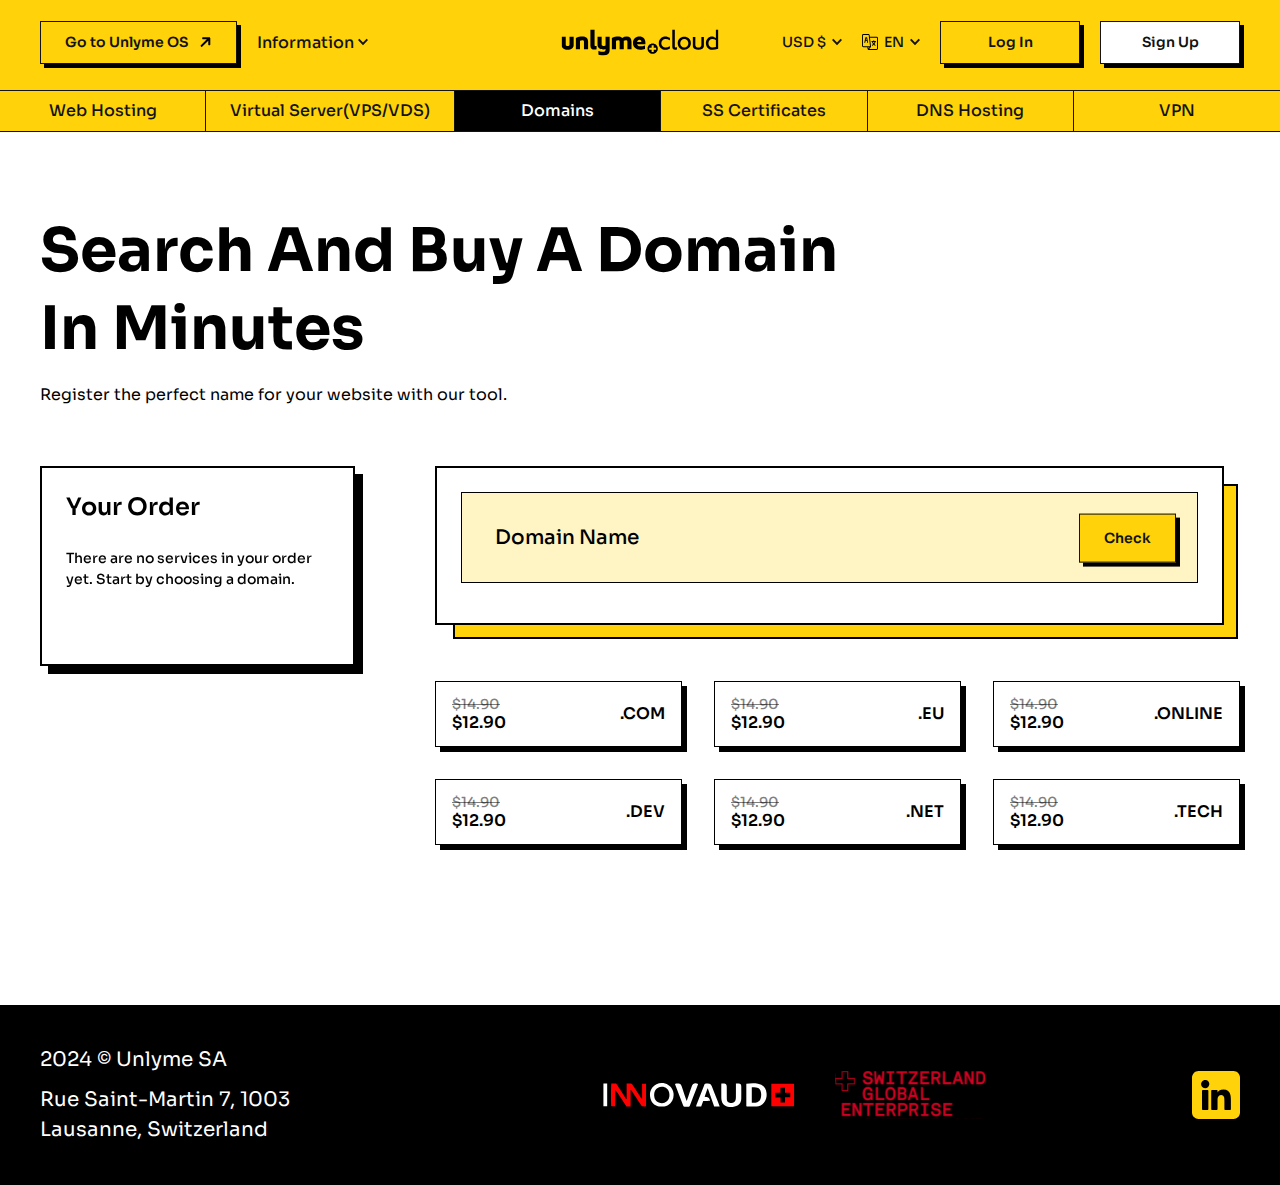
<file: domains.html>
<!DOCTYPE html>
<html lang="en">
  <head>
    <meta charset="UTF-8" />
    <meta name="viewport" content="width=device-width, initial-scale=1.0" />
    <title>Unlyme Cloud</title>
    <link rel="shortcut icon" href="./favicon.ico" type="image/x-icon" />
    <link rel="stylesheet" href="./css/index.css" />
    <script type="module" src="./js/index.js" defer></script>
  </head>

  <body>
    <header class="header">
      <div class="container">
        <div class="header__wrapper">
          <div class="header__burger">
            <button class="header__burger-button">
              <span class="header__burger-button-line"></span>
            </button>
          </div>

          <div class="header__left">
            <div class="header__unlymeos">
              <button class="header__unlymeos-button button button_primary">Go to Unlyme OS</button>
            </div>

            <div class="header__info">
              <div class="header__info-title">Information</div>

              <ul class="header__info-menu">
                <li class="header__info-menu-item">
                  <a class="header__info-menu-item-link" href="#">Link 01</a>
                </li>
                <li class="header__info-menu-item">
                  <a class="header__info-menu-item-link" href="#">Link 02</a>
                </li>
                <li class="header__info-menu-item">
                  <a class="header__info-menu-item-link" href="#">Link 03</a>
                </li>
                <li class="header__info-menu-item">
                  <a class="header__info-menu-item-link" href="#">Link 04</a>
                </li>
              </ul>
            </div>
          </div>

          <div class="header__logo">
            <a class="header__logo-link" href="./">
              <img class="header__logo-link-image" src="./assets/logo.svg" alt="logo" />
            </a>
          </div>

          <div class="header__right">
            <div class="header__controls">
              <div class="header__controls-currency custom-select" data-value="USD">
                <select id="currency" name="currency">
                  <option value="USD">USD $</option>
                  <option value="EUR">EUR €</option>
                  <option value="CHF">CHF CHF</option>
                </select>
              </div>

              <div class="header__controls-lang custom-select" data-value="1">
                <select id="lang" name="lang">
                  <option value="0">EN</option>
                  <option value="1">IT</option>
                  <option value="2">NL</option>
                  <option value="3">العربية</option>
                  <option value="4">FR</option>
                  <option value="5">ES</option>
                  <option value="6">DA</option>
                  <option value="7">中文</option>
                  <option value="8">DE</option>
                  <option value="9">PT</option>
                  <option value="10">TR</option>
                  <option value="11">日本語</option>
                </select>
              </div>
            </div>

            <div class="header__auth">
              <button class="header__auth-button"></button>

              <button class="button button_primary">Log In</button>
              <button class="button button_secondary">Sign Up</button>
            </div>
          </div>

          <div class="header__menu">
            <div class="header__menu-auth">
              <button class="button button_primary">Log In</button>
              <button class="button button_secondary">Sign Up</button>
            </div>

            <div class="header__unlymeos">
              <button class="header__unlymeos-button button button_primary">Go to Unlyme OS</button>
            </div>

            <nav class="header__menu-nav">
              <a class="header__menu-nav-link" href="#">Link 01</a>
              <a class="header__menu-nav-link" href="#">Link 02</a>
              <a class="header__menu-nav-link" href="#">Link 03</a>
              <a class="header__menu-nav-link" href="#">Link 04</a>
            </nav>
          </div>
        </div>
      </div>
    </header>

    <nav class="main-nav">
      <div class="container">
        <a class="main-nav-link" href="./hosting.html">Web hosting</a>
        <a class="main-nav-link" href="#">Virtual Server(VPS/VDS)</a>
        <a class="main-nav-link active" href="./domains.html">domains</a>
        <a class="main-nav-link" href="#">SS Certificates</a>
        <a class="main-nav-link" href="#">DNS hosting</a>
        <a class="main-nav-link" href="./vpn.html">VPN</a>
      </div>
    </nav>

    <main class="main">
      <section class="domains">
        <div class="container">
          <div class="domains__top">
            <h2 class="domains__top-title">Search and buy a domain in minutes</h2>
            <div class="domains__top-description">
              Register the perfect name for your website with our tool.
            </div>
          </div>

          <div class="domains__content">
            <div class="domains__order">
              <h2 class="domains__order-title">Your order</h2>

              <div class="domains__order-empty">
                There are no services in your order yet. Start by choosing a domain.
              </div>

              <ul class="domains__order-list">
                <li class="domains__order-list-item">
                  <div class="domains__order-list-item-top">
                    <h4 class="domains__order-list-item-title">google.art</h4>
                    <div class="domains__order-list-item-close"></div>
                  </div>

                  <div class="domains__order-list-item-price domains__order-list-item-price_old">
                    <div class="domains__order-list-item-price-text">Registration for 1 year</div>
                    <div class="domains__order-list-item-price-value">
                      <span class="domains__order-list-item-price-value-currency">$</span>
                      <span class="domains__order-list-item-price-value-number">26.83</span>
                    </div>
                  </div>

                  <div class="domains__order-list-item-price domains__order-list-item-price_new">
                    <div class="domains__order-list-item-price-text">Discounted price</div>
                    <div class="domains__order-list-item-price-value">
                      <span class="domains__order-list-item-price-value-currency">$</span>
                      <span class="domains__order-list-item-price-value-number">22.85</span>
                    </div>
                  </div>
                </li>
              </ul>

              <div class="domains__order-total">
                <div class="domains__order-total-title">Total</div>
                <div class="domains__order-total-price">
                  <div class="domains__order-total-price-currency">$</div>
                  <div class="domains__order-total-price-number">38.85</div>
                </div>
              </div>

              <div class="domains__order-more">
                <a class="domains__order-more-button button button_primary" href="#">Go to Order</a>
              </div>
            </div>

            <div class="domains__main">


              <div class="domains__search">
                <form class="domains__search-form">
                  <input
                    class="domains__search-form-input"
                    type="search"
                    placeholder="Domain Name"
                  />
                  <button class="domains__search-form-button button button_primary">Check</button>
                </form>

                <div class="domains__search-results">
                  <div class="domains__search-results-top">
                    <span class="domains__search-results-top-title">Available Domains</span>
                    <button class="domains__search-results-top-hideoccupied">
                      <span class="domains__search-results-top-hideoccupied-visible">
                        Hide occupied
                      </span>
                      <span class="domains__search-results-top-hideoccupied-hidden">
                        Show occupied
                      </span>
                    </button>
                  </div>

                  <div class="domains__search-results-content">
                    <div class="domains__search-results-heading">
                      <div class="domains__search-results-heading-domain">Domain Name</div>
                      <div class="domains__search-results-heading-status">Status</div>
                      <div class="domains__search-results-heading-price">Price</div>
                    </div>

                    <ul class="domains__search-results-list">
                      <li class="domains__search-results-list-item busy" id="googleCom1">
                        <div class="domains__search-results-list-item-domain">Google.com</div>
                        <div class="domains__search-results-list-item-status">Busy</div>
                        <div class="domains__search-results-list-item-price">
                          <div class="domains__search-results-list-item-price-old">
                            <span class="domains__search-results-list-item-price-old-currency">
                              $
                            </span>
                            <span class="domains__search-results-list-item-price-old-value">
                              14.90
                            </span>
                          </div>
                          <div class="domains__search-results-list-item-price-new">
                            <span class="domains__search-results-list-item-price-new-currency">
                              $
                            </span>
                            <span class="domains__search-results-list-item-price-new-value">
                              12.90
                            </span>
                          </div>
                        </div>
                        <div class="domains__search-results-list-item-buttons">
                          <button
                            class="domains__search-results-list-item-whois button button_secondary"
                          >
                            Whois
                          </button>
                          <button
                            class="domains__search-results-list-item-addtocart button button_primary"
                          >
                            Add To Cart
                          </button>
                          <span class="domains__search-results-list-item-inthecart">
                            In the Cart
                          </span>
                        </div>

                        <div class="domains__search-modal">
                          <div class="domains__search-modal-body">
                            <div class="domains__search-modal-top">
                              <div class="domains__search-modal-title">Domain Information</div>
                              <div class="domains__search-modal-close"></div>
                            </div>
                            <ul class="domains__search-modal-list">
                              <li class="domains__search-modal-list-item">
                                <div class="domains__search-modal-list-item-name">Name</div>
                                <ul class="domains__search-modal-list-item-values">
                                  <li class="domains__search-modal-list-item-values-item">
                                    Google.com
                                  </li>
                                </ul>
                              </li>
                              <li class="domains__search-modal-list-item">
                                <div class="domains__search-modal-list-item-name">
                                  Registry Domain ID
                                </div>
                                <ul class="domains__search-modal-list-item-values">
                                  <li class="domains__search-modal-list-item-values-item">
                                    2125141_dOMAIN_cOM-VRSN
                                  </li>
                                </ul>
                              </li>
                              <li class="domains__search-modal-list-item">
                                <div class="domains__search-modal-list-item-name">
                                  Registered On
                                </div>
                                <ul class="domains__search-modal-list-item-values">
                                  <li class="domains__search-modal-list-item-values-item">
                                    1997-09-15T04:00:OZ
                                  </li>
                                </ul>
                              </li>
                              <li class="domains__search-modal-list-item">
                                <div class="domains__search-modal-list-item-name">Expires On</div>
                                <ul class="domains__search-modal-list-item-values">
                                  <li class="domains__search-modal-list-item-values-item">
                                    1997-09-15T04:00:OZ
                                  </li>
                                </ul>
                              </li>
                              <li class="domains__search-modal-list-item">
                                <div class="domains__search-modal-list-item-name">Updated On</div>
                                <ul class="domains__search-modal-list-item-values">
                                  <li class="domains__search-modal-list-item-values-item">
                                    1997-09-15T04:00:OZ
                                  </li>
                                </ul>
                              </li>
                              <li class="domains__search-modal-list-item">
                                <div class="domains__search-modal-list-item-name">
                                  Domain Status
                                </div>
                                <ul class="domains__search-modal-list-item-values">
                                  <li class="domains__search-modal-list-item-values-item">
                                    clientDeleteProbhited
                                  </li>
                                  <li class="domains__search-modal-list-item-values-item">
                                    https://icann.org/epp#cientDeleteProhibited
                                  </li>
                                </ul>
                              </li>
                              <li class="domains__search-modal-list-item">
                                <div class="domains__search-modal-list-item-name">Name Servers</div>
                                <ul class="domains__search-modal-list-item-values">
                                  <li class="domains__search-modal-list-item-values-item">
                                    NS1.GOOGLE.COM
                                  </li>
                                  <li class="domains__search-modal-list-item-values-item">
                                    NS2.GOOGLE.COM
                                  </li>
                                  <li class="domains__search-modal-list-item-values-item">
                                    NS3.GOOGLE.COM
                                  </li>
                                  <li class="domains__search-modal-list-item-values-item">
                                    NS4.GOOGLE.COM
                                  </li>
                                </ul>
                              </li>
                            </ul>
                          </div>
                        </div>
                      </li>
                      <li class="domains__search-results-list-item" id="googleCom2">
                        <div class="domains__search-results-list-item-domain">Google.com</div>
                        <div class="domains__search-results-list-item-status">Free</div>
                        <div class="domains__search-results-list-item-price">
                          <div class="domains__search-results-list-item-price-old">
                            <span class="domains__search-results-list-item-price-old-currency">
                              $
                            </span>
                            <span class="domains__search-results-list-item-price-old-value">
                              14.90
                            </span>
                          </div>
                          <div class="domains__search-results-list-item-price-new">
                            <span class="domains__search-results-list-item-price-new-currency">
                              $
                            </span>
                            <span class="domains__search-results-list-item-price-new-value">
                              12.90
                            </span>
                          </div>
                        </div>
                        <div class="domains__search-results-list-item-buttons">
                          <button
                            class="domains__search-results-list-item-whois button button_secondary"
                          >
                            Whois
                          </button>
                          <button
                            class="domains__search-results-list-item-addtocart button button_primary"
                          >
                            Add To Cart
                          </button>
                          <span class="domains__search-results-list-item-inthecart">
                            In the Cart
                          </span>
                        </div>
                      </li>
                      <li class="domains__search-results-list-item" id="googleCom3">
                        <div class="domains__search-results-list-item-domain">Google.com</div>
                        <div class="domains__search-results-list-item-status">Free</div>
                        <div class="domains__search-results-list-item-price">
                          <div class="domains__search-results-list-item-price-old">
                            <span class="domains__search-results-list-item-price-old-currency">
                              $
                            </span>
                            <span class="domains__search-results-list-item-price-old-value">
                              14.90
                            </span>
                          </div>
                          <div class="domains__search-results-list-item-price-new">
                            <span class="domains__search-results-list-item-price-new-currency">
                              $
                            </span>
                            <span class="domains__search-results-list-item-price-new-value">
                              12.90
                            </span>
                          </div>
                        </div>
                        <div class="domains__search-results-list-item-buttons">
                          <button
                            class="domains__search-results-list-item-whois button button_secondary"
                          >
                            Whois
                          </button>
                          <button
                            class="domains__search-results-list-item-addtocart button button_primary"
                          >
                            Add To Cart
                          </button>
                          <span class="domains__search-results-list-item-inthecart">
                            In the Cart
                          </span>
                        </div>
                      </li>
                      <li class="domains__search-results-list-item" id="googleCom4">
                        <div class="domains__search-results-list-item-domain">Google.com</div>
                        <div class="domains__search-results-list-item-status">Free</div>
                        <div class="domains__search-results-list-item-price">
                          <div class="domains__search-results-list-item-price-old">
                            <span class="domains__search-results-list-item-price-old-currency">
                              $
                            </span>
                            <span class="domains__search-results-list-item-price-old-value">
                              14.90
                            </span>
                          </div>
                          <div class="domains__search-results-list-item-price-new">
                            <span class="domains__search-results-list-item-price-new-currency">
                              $
                            </span>
                            <span class="domains__search-results-list-item-price-new-value">
                              12.90
                            </span>
                          </div>
                        </div>
                        <div class="domains__search-results-list-item-buttons">
                          <button
                            class="domains__search-results-list-item-whois button button_secondary"
                          >
                            Whois
                          </button>
                          <button
                            class="domains__search-results-list-item-addtocart button button_primary"
                          >
                            Add To Cart
                          </button>
                          <span class="domains__search-results-list-item-inthecart">
                            In the Cart
                          </span>
                        </div>
                      </li>
                      <li class="domains__search-results-list-item" id="googleCom5">
                        <div class="domains__search-results-list-item-domain">Google.com</div>
                        <div class="domains__search-results-list-item-status">Free</div>
                        <div class="domains__search-results-list-item-price">
                          <div class="domains__search-results-list-item-price-old">
                            <span class="domains__search-results-list-item-price-old-currency">
                              $
                            </span>
                            <span class="domains__search-results-list-item-price-old-value">
                              14.90
                            </span>
                          </div>
                          <div class="domains__search-results-list-item-price-new">
                            <span class="domains__search-results-list-item-price-new-currency">
                              $
                            </span>
                            <span class="domains__search-results-list-item-price-new-value">
                              12.90
                            </span>
                          </div>
                        </div>
                        <div class="domains__search-results-list-item-buttons">
                          <button
                            class="domains__search-results-list-item-whois button button_secondary"
                          >
                            Whois
                          </button>
                          <button
                            class="domains__search-results-list-item-addtocart button button_primary"
                          >
                            Add To Cart
                          </button>
                          <span class="domains__search-results-list-item-inthecart">
                            In the Cart
                          </span>
                        </div>
                      </li>
                      <li class="domains__search-results-list-item" id="googleCom6">
                        <div class="domains__search-results-list-item-domain">Google.com</div>
                        <div class="domains__search-results-list-item-status">Free</div>
                        <div class="domains__search-results-list-item-price">
                          <div class="domains__search-results-list-item-price-old">
                            <span class="domains__search-results-list-item-price-old-currency">
                              $
                            </span>
                            <span class="domains__search-results-list-item-price-old-value">
                              14.90
                            </span>
                          </div>
                          <div class="domains__search-results-list-item-price-new">
                            <span class="domains__search-results-list-item-price-new-currency">
                              $
                            </span>
                            <span class="domains__search-results-list-item-price-new-value">
                              12.90
                            </span>
                          </div>
                        </div>
                        <div class="domains__search-results-list-item-buttons">
                          <button
                            class="domains__search-results-list-item-whois button button_secondary"
                          >
                            Whois
                          </button>
                          <button
                            class="domains__search-results-list-item-addtocart button button_primary"
                          >
                            Add To Cart
                          </button>
                          <span class="domains__search-results-list-item-inthecart">
                            In the Cart
                          </span>
                        </div>
                      </li>
                    </ul>

                    <div class="domains__search-results-more">
                      <button class="domains__search-results-more-button">See More</button>
                    </div>
                  </div>
                </div>
              </div>

              <div class="domains__filter">
                <label class="domains__filter-checkbox">
                  <input
                    class="domains__filter-checkbox-input"
                    type="checkbox"
                    id="com"
                    name="domain"
                  />
                  <div class="domains__filter-checkbox-price">
                    <div class="domains__filter-checkbox-price-old">$14.90</div>
                    <div class="domains__filter-checkbox-price-new">$12.90</div>
                  </div>
                  <div class="domains__filter-checkbox-name">.COM</div>
                </label>

                <label class="domains__filter-checkbox">
                  <input
                    class="domains__filter-checkbox-input"
                    type="checkbox"
                    id="eu"
                    name="domain"
                  />
                  <div class="domains__filter-checkbox-price">
                    <div class="domains__filter-checkbox-price-old">$14.90</div>
                    <div class="domains__filter-checkbox-price-new">$12.90</div>
                  </div>
                  <div class="domains__filter-checkbox-name">.EU</div>
                </label>

                <label class="domains__filter-checkbox">
                  <input
                    class="domains__filter-checkbox-input"
                    type="checkbox"
                    id="online"
                    name="domain"
                  />
                  <div class="domains__filter-checkbox-price">
                    <div class="domains__filter-checkbox-price-old">$14.90</div>
                    <div class="domains__filter-checkbox-price-new">$12.90</div>
                  </div>
                  <div class="domains__filter-checkbox-name">.ONLINE</div>
                </label>

                <label class="domains__filter-checkbox">
                  <input
                    class="domains__filter-checkbox-input"
                    type="checkbox"
                    id="dev"
                    name="domain"
                  />
                  <div class="domains__filter-checkbox-price">
                    <div class="domains__filter-checkbox-price-old">$14.90</div>
                    <div class="domains__filter-checkbox-price-new">$12.90</div>
                  </div>
                  <div class="domains__filter-checkbox-name">.DEV</div>
                </label>

                <label class="domains__filter-checkbox">
                  <input
                    class="domains__filter-checkbox-input"
                    type="checkbox"
                    id="net"
                    name="domain"
                  />
                  <div class="domains__filter-checkbox-price">
                    <div class="domains__filter-checkbox-price-old">$14.90</div>
                    <div class="domains__filter-checkbox-price-new">$12.90</div>
                  </div>
                  <div class="domains__filter-checkbox-name">.NET</div>
                </label>

                <label class="domains__filter-checkbox">
                  <input
                    class="domains__filter-checkbox-input"
                    type="checkbox"
                    id="tech"
                    name="domain"
                  />
                  <div class="domains__filter-checkbox-price">
                    <div class="domains__filter-checkbox-price-old">$14.90</div>
                    <div class="domains__filter-checkbox-price-new">$12.90</div>
                  </div>
                  <div class="domains__filter-checkbox-name">.TECH</div>
                </label>
              </div>
            </div>
          </div>
        </div>
      </section>
    </main>

    <footer class="footer">
      <div class="container">
        <div class="footer__info">
          <div class="footer__info-item">2024 © Unlyme SA</div>
          <div class="footer__info-item">Rue Saint-Martin 7, 1003 Lausanne, Switzerland</div>
        </div>

        <div class="footer__logos">
          <div class="footer__logos-item">
            <img class="footer__logos-item-image" src="./assets/innovaud.svg" alt="innovaud" />
          </div>
          <div class="footer__logos-item">
            <img class="footer__logos-item-image" src="./assets/sge.svg" alt="sge" />
          </div>
        </div>

        <div class="footer__social">
          <a class="footer__social-link footer__social-link_linkedin" href="#"></a>
        </div>
      </div>
    </footer>
  </body>
</html>
</file>
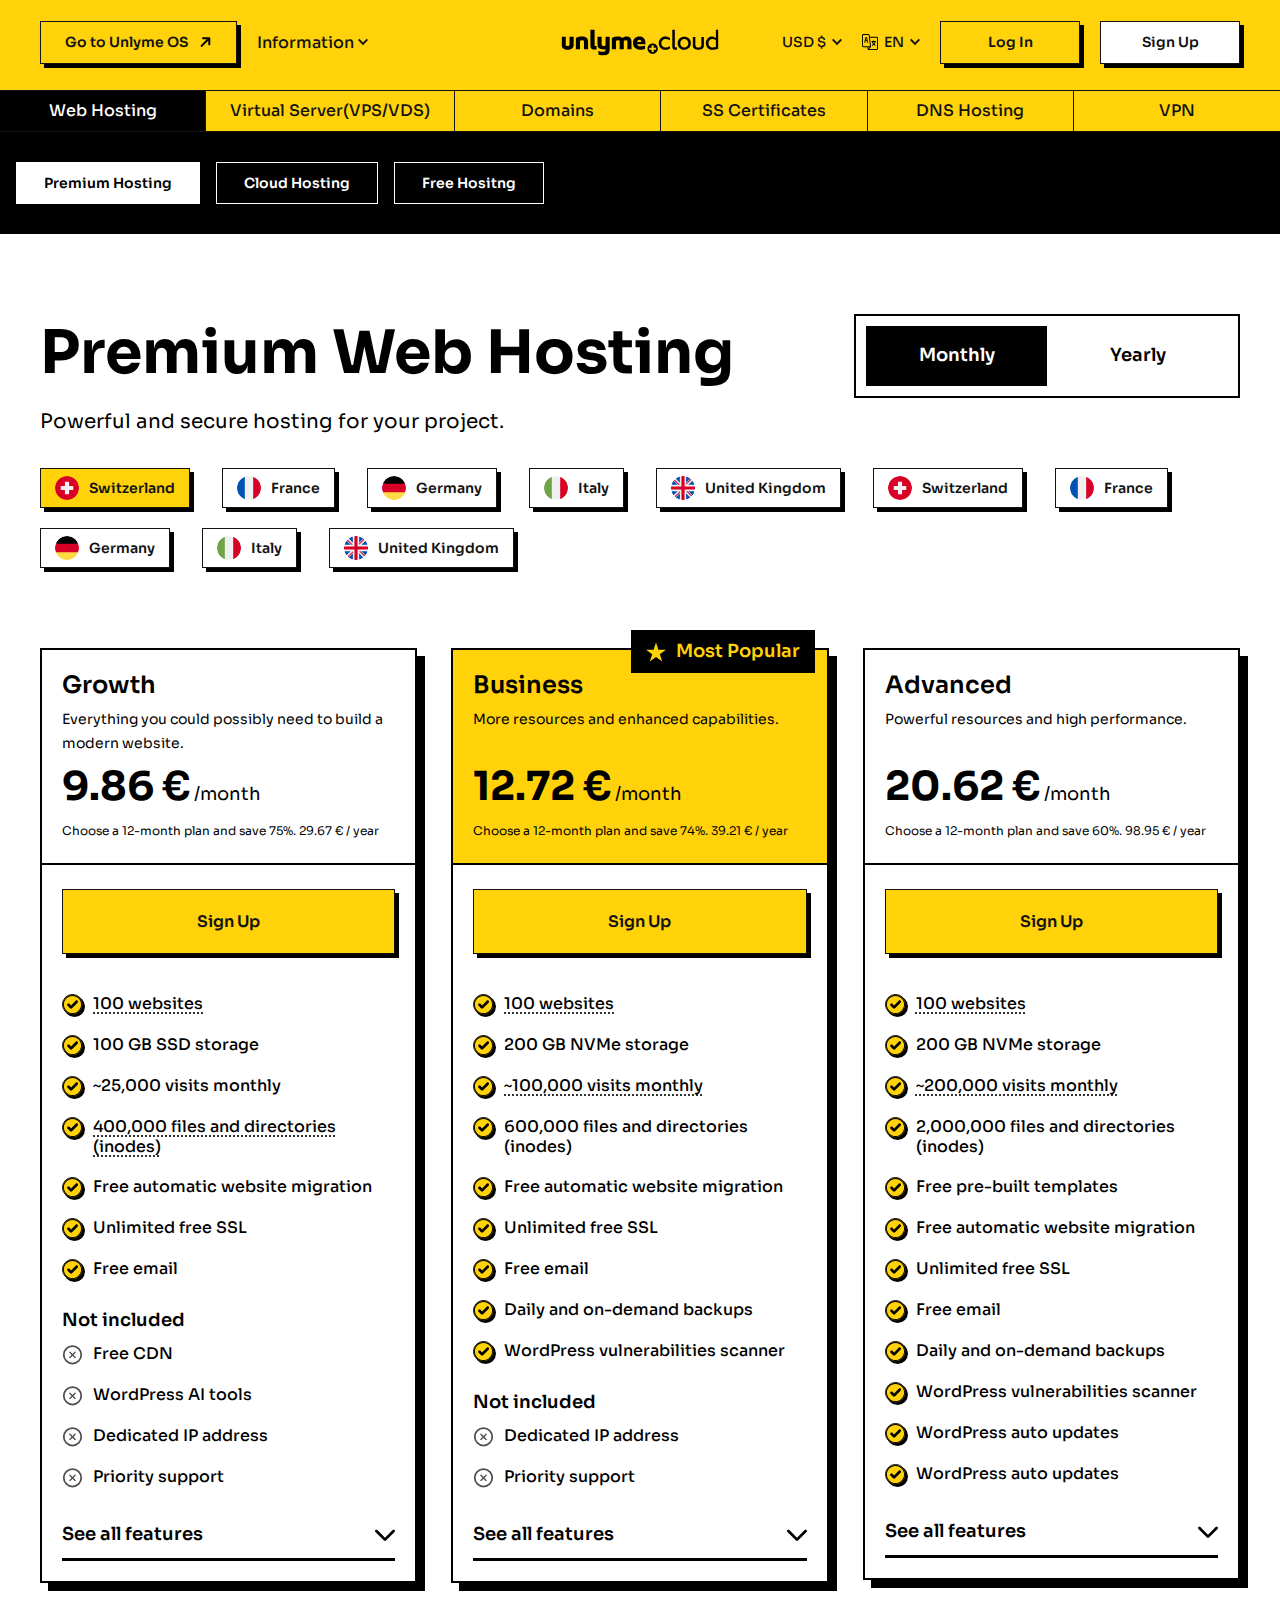
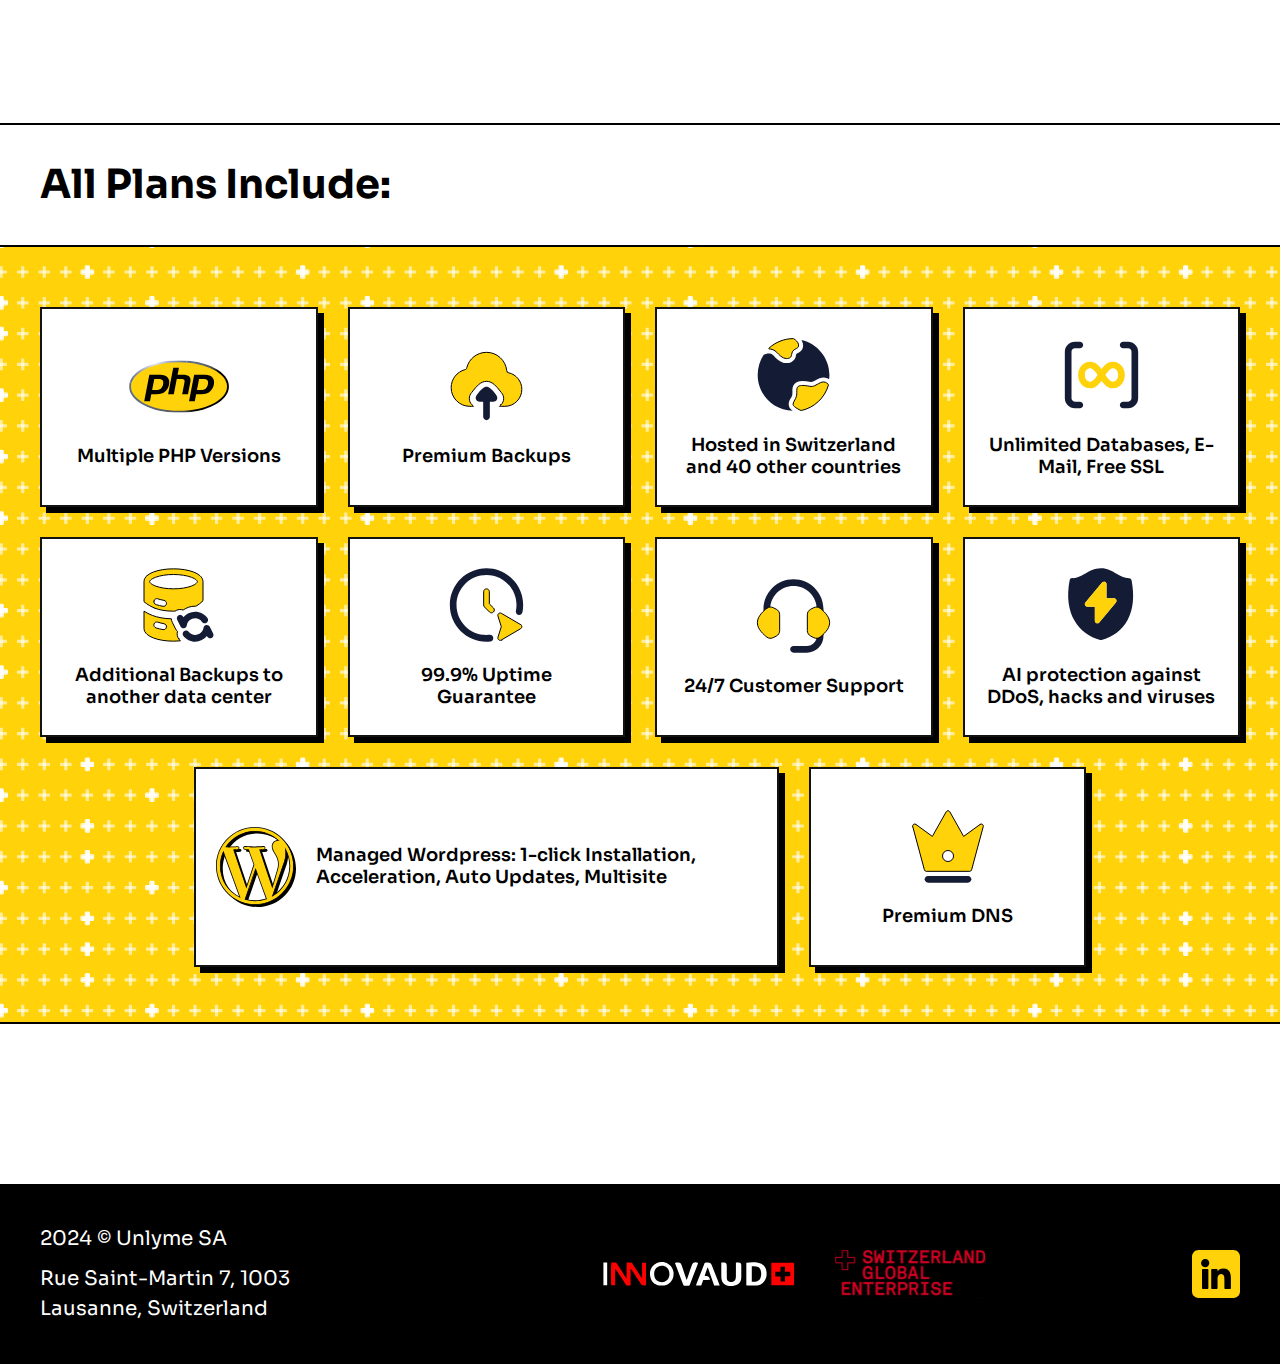
<file: hosting.html>
<!DOCTYPE html>
<html lang="en">
  <head>
    <meta charset="UTF-8" />
    <meta name="viewport" content="width=device-width, initial-scale=1.0" />
    <title>Unlyme Cloud</title>
    <link rel="shortcut icon" href="./favicon.ico" type="image/x-icon" />
    <link rel="stylesheet" href="./css/index.css" />
    <script type="module" src="./js/index.js" defer></script>
  </head>

  <body>
    <header class="header">
      <div class="container">
        <div class="header__wrapper">
          <div class="header__burger">
            <button class="header__burger-button">
              <span class="header__burger-button-line"></span>
            </button>
          </div>

          <div class="header__left">
            <div class="header__unlymeos">
              <button class="header__unlymeos-button button button_primary">Go to Unlyme OS</button>
            </div>

            <div class="header__info">
              <div class="header__info-title">Information</div>

              <ul class="header__info-menu">
                <li class="header__info-menu-item">
                  <a class="header__info-menu-item-link" href="#">Link 01</a>
                </li>
                <li class="header__info-menu-item">
                  <a class="header__info-menu-item-link" href="#">Link 02</a>
                </li>
                <li class="header__info-menu-item">
                  <a class="header__info-menu-item-link" href="#">Link 03</a>
                </li>
                <li class="header__info-menu-item">
                  <a class="header__info-menu-item-link" href="#">Link 04</a>
                </li>
              </ul>
            </div>
          </div>

          <div class="header__logo">
            <a class="header__logo-link" href="./">
              <img class="header__logo-link-image" src="./assets/logo.svg" alt="logo" />
            </a>
          </div>

          <div class="header__right">
            <div class="header__controls">
              <div class="header__controls-currency custom-select" data-value="USD">
                <select id="currency" name="currency">
                  <option value="USD">USD $</option>
                  <option value="EUR">EUR €</option>
                  <option value="CHF">CHF CHF</option>
                </select>
              </div>

              <div class="header__controls-lang custom-select" data-value="1">
                <select id="lang" name="lang">
                  <option value="0">EN</option>
                  <option value="1">IT</option>
                  <option value="2">NL</option>
                  <option value="3">العربية</option>
                  <option value="4">FR</option>
                  <option value="5">ES</option>
                  <option value="6">DA</option>
                  <option value="7">中文</option>
                  <option value="8">DE</option>
                  <option value="9">PT</option>
                  <option value="10">TR</option>
                  <option value="11">日本語</option>
                </select>
              </div>
            </div>

            <div class="header__auth">
              <button class="header__auth-button"></button>

              <button class="button button_primary">Log In</button>
              <button class="button button_secondary">Sign Up</button>
            </div>
          </div>

          <div class="header__menu">
            <div class="header__menu-auth">
              <button class="button button_primary">Log In</button>
              <button class="button button_secondary">Sign Up</button>
            </div>

            <div class="header__unlymeos">
              <button class="header__unlymeos-button button button_primary">Go to Unlyme OS</button>
            </div>

            <nav class="header__menu-nav">
              <a class="header__menu-nav-link" href="#">Link 01</a>
              <a class="header__menu-nav-link" href="#">Link 02</a>
              <a class="header__menu-nav-link" href="#">Link 03</a>
              <a class="header__menu-nav-link" href="#">Link 04</a>
            </nav>
          </div>
        </div>
      </div>
    </header>

    <nav class="main-nav">
      <div class="container">
        <a class="main-nav-link active" href="./hosting.html">Web hosting</a>
        <a class="main-nav-link" href="#">Virtual Server(VPS/VDS)</a>
        <a class="main-nav-link" href="./domains.html">domains</a>
        <a class="main-nav-link" href="#">SS Certificates</a>
        <a class="main-nav-link" href="#">DNS hosting</a>
        <a class="main-nav-link" href="./vpn.html">VPN</a>
      </div>
    </nav>

    <main class="main">
      <section class="web-hosting">
        <div class="web-hosting__types">
          <div class="web-hosting__types-content">
            <button class="web-hosting__types-button active">Premium Hosting</button>
            <button class="web-hosting__types-button">Cloud Hosting</button>
            <button class="web-hosting__types-button">Free Hositng</button>
          </div>
        </div>

        <div class="web-hosting__main">
          <div class="container">
            <div class="web-hosting__heading">
              <div class="web-hosting__heading-content">
                <h2 class="web-hosting__heading-title">Premium web hosting</h2>
                <div class="web-hosting__heading-description">
                  Powerful and secure hosting for your project.
                </div>
              </div>

              <div class="web-hosting__heading-switch">
                <button class="web-hosting__heading-switch-button active">Monthly</button>
                <button class="web-hosting__heading-switch-button">Yearly</button>
              </div>
            </div>

            <div class="web-hosting__locations">
              <button class="web-hosting__locations-button button button_secondary active">
                <img
                  class="web-hosting__locations-button-icon"
                  src="./assets/switzerland-flag.svg"
                  alt="flag"
                />
                <span class="web-hosting__locations-button-text">Switzerland</span>
              </button>
              <button class="web-hosting__locations-button button button_secondary">
                <img
                  class="web-hosting__locations-button-icon"
                  src="./assets/france-flag.svg"
                  alt="flag"
                />
                <span class="web-hosting__locations-button-text">France</span>
              </button>
              <button class="web-hosting__locations-button button button_secondary">
                <img
                  class="web-hosting__locations-button-icon"
                  src="./assets/germany-flag.svg"
                  alt="flag"
                />
                <span class="web-hosting__locations-button-text">Germany</span>
              </button>
              <button class="web-hosting__locations-button button button_secondary">
                <img
                  class="web-hosting__locations-button-icon"
                  src="./assets/italy-flag.svg"
                  alt="flag"
                />
                <span class="web-hosting__locations-button-text">Italy</span>
              </button>
              <button class="web-hosting__locations-button button button_secondary">
                <img
                  class="web-hosting__locations-button-icon"
                  src="./assets/uk-flag.svg"
                  alt="flag"
                />
                <span class="web-hosting__locations-button-text">United Kingdom</span>
              </button>

              <button
                class="web-hosting__locations-button web-hosting__locations-button_hidden button button_secondary"
              >
                <img
                  class="web-hosting__locations-button-icon"
                  src="./assets/switzerland-flag.svg"
                  alt="flag"
                />
                <span class="web-hosting__locations-button-text">Switzerland</span>
              </button>
              <button
                class="web-hosting__locations-button web-hosting__locations-button_hidden button button_secondary"
              >
                <img
                  class="web-hosting__locations-button-icon"
                  src="./assets/france-flag.svg"
                  alt="flag"
                />
                <span class="web-hosting__locations-button-text">France</span>
              </button>
              <button
                class="web-hosting__locations-button web-hosting__locations-button_hidden button button_secondary"
              >
                <img
                  class="web-hosting__locations-button-icon"
                  src="./assets/germany-flag.svg"
                  alt="flag"
                />
                <span class="web-hosting__locations-button-text">Germany</span>
              </button>
              <button
                class="web-hosting__locations-button web-hosting__locations-button_hidden button button_secondary"
              >
                <img
                  class="web-hosting__locations-button-icon"
                  src="./assets/italy-flag.svg"
                  alt="flag"
                />
                <span class="web-hosting__locations-button-text">Italy</span>
              </button>
              <button
                class="web-hosting__locations-button web-hosting__locations-button_hidden button button_secondary"
              >
                <img
                  class="web-hosting__locations-button-icon"
                  src="./assets/uk-flag.svg"
                  alt="flag"
                />
                <span class="web-hosting__locations-button-text">United Kingdom</span>
              </button>

              <button class="web-hosting__locations-show button button_secondary">
                <span class="web-hosting__locations-show-more">Show More</span>
                <span class="web-hosting__locations-show-less">Show Less</span>
              </button>
            </div>

            <div class="web-hosting__plans">
              <div class="web-hosting__plan">
                <div class="web-hosting__plan-info">
                  <h4 class="web-hosting__plan-info-title">Growth</h4>
                  <p class="web-hosting__plan-info-description">
                    Everything you could possibly need to build a modern website.
                  </p>
                  <div class="web-hosting__plan-info-price">
                    <span class="web-hosting__plan-info-price-value">9.86 €</span>
                    <span class="web-hosting__plan-info-price-period">/Month</span>
                  </div>
                  <div class="web-hosting__plan-info-discount">
                    Choose a 12-month plan and save 75%. 29.67 € / year
                  </div>
                </div>

                <div class="web-hosting__plan-signup">
                  <button class="web-hosting__plan-signup-button button button_primary">
                    Sign Up
                  </button>
                </div>

                <div class="web-hosting__plan-features">
                  <ul class="web-hosting__plan-features-list">
                    <li class="web-hosting__plan-features-list-item">
                      <div class="web-hosting__plan-features-list-item-text">100 websites</div>
                      <div class="web-hosting__plan-features-list-item-info">
                        The maximum amount of website allowed per account.
                      </div>
                    </li>
                    <li class="web-hosting__plan-features-list-item">
                      <div class="web-hosting__plan-features-list-item-text">
                        100 GB SSD storage
                      </div>
                    </li>
                    <li class="web-hosting__plan-features-list-item">
                      <div class="web-hosting__plan-features-list-item-text">
                        ~25,000 visits monthly
                      </div>
                    </li>
                    <li class="web-hosting__plan-features-list-item">
                      <div class="web-hosting__plan-features-list-item-text">
                        400,000 files and directories (inodes)
                      </div>
                      <div class="web-hosting__plan-features-list-item-info">
                        The maximum amount of website allowed per account.
                      </div>
                    </li>
                    <li class="web-hosting__plan-features-list-item">
                      <div class="web-hosting__plan-features-list-item-text">
                        Free automatic website migration
                      </div>
                    </li>
                    <li class="web-hosting__plan-features-list-item">
                      <div class="web-hosting__plan-features-list-item-text">
                        Unlimited free SSL
                      </div>
                    </li>
                    <li class="web-hosting__plan-features-list-item">
                      <div class="web-hosting__plan-features-list-item-text">Free email</div>
                    </li>
                    <li
                      class="web-hosting__plan-features-list-item web-hosting__plan-features-list-item_hidden"
                    >
                      <div class="web-hosting__plan-features-list-item-text">Free email</div>
                    </li>
                    <li
                      class="web-hosting__plan-features-list-item web-hosting__plan-features-list-item_hidden"
                    >
                      <div class="web-hosting__plan-features-list-item-text">Free email</div>
                    </li>
                    <li
                      class="web-hosting__plan-features-list-item web-hosting__plan-features-list-item_hidden"
                    >
                      <div class="web-hosting__plan-features-list-item-text">Free email</div>
                    </li>
                  </ul>

                  <h4 class="web-hosting__plan-features-title">Not included</h4>

                  <ul
                    class="web-hosting__plan-features-list web-hosting__plan-features-list_not-included"
                  >
                    <li class="web-hosting__plan-features-list-item">
                      <div class="web-hosting__plan-features-list-item-text">Free CDN</div>
                    </li>
                    <li class="web-hosting__plan-features-list-item">
                      <div class="web-hosting__plan-features-list-item-text">
                        WordPress AI tools
                      </div>
                    </li>
                    <li class="web-hosting__plan-features-list-item">
                      <div class="web-hosting__plan-features-list-item-text">
                        Dedicated IP address
                      </div>
                    </li>
                    <li class="web-hosting__plan-features-list-item">
                      <div class="web-hosting__plan-features-list-item-text">Priority support</div>
                    </li>
                  </ul>
                </div>

                <div class="web-hosting__plan-see-all">
                  <button class="web-hosting__plan-see-all-button">
                    <span class="web-hosting__plan-see-all-button-more">See all features</span>
                    <span class="web-hosting__plan-see-all-button-less">See less features</span>
                  </button>
                </div>
              </div>

              <div class="web-hosting__plan web-hosting__plan_popular">
                <div class="web-hosting__plan-tag">Most Popular</div>

                <div class="web-hosting__plan-info">
                  <h4 class="web-hosting__plan-info-title">Business</h4>
                  <p class="web-hosting__plan-info-description">
                    More resources and enhanced capabilities.
                  </p>
                  <div class="web-hosting__plan-info-price">
                    <span class="web-hosting__plan-info-price-value">12.72 €</span>
                    <span class="web-hosting__plan-info-price-period">/Month</span>
                  </div>
                  <div class="web-hosting__plan-info-discount">
                    Choose a 12-month plan and save 74%. 39.21 € / year
                  </div>
                </div>

                <div class="web-hosting__plan-signup">
                  <button class="web-hosting__plan-signup-button button button_primary">
                    Sign Up
                  </button>
                </div>

                <div class="web-hosting__plan-features">
                  <ul class="web-hosting__plan-features-list">
                    <li class="web-hosting__plan-features-list-item">
                      <div class="web-hosting__plan-features-list-item-text">100 websites</div>
                      <div class="web-hosting__plan-features-list-item-info">
                        The maximum amount of website allowed per account.
                      </div>
                    </li>
                    <li class="web-hosting__plan-features-list-item">
                      <div class="web-hosting__plan-features-list-item-text">
                        200 GB NVMe storage
                      </div>
                    </li>
                    <li class="web-hosting__plan-features-list-item">
                      <div class="web-hosting__plan-features-list-item-text">
                        ~100,000 visits monthly
                      </div>
                      <div class="web-hosting__plan-features-list-item-info">
                        The maximum amount of website allowed per account.
                      </div>
                    </li>
                    <li class="web-hosting__plan-features-list-item">
                      <div class="web-hosting__plan-features-list-item-text">
                        600,000 files and directories (inodes)
                      </div>
                    </li>
                    <li class="web-hosting__plan-features-list-item">
                      <div class="web-hosting__plan-features-list-item-text">
                        Free automatic website migration
                      </div>
                    </li>
                    <li class="web-hosting__plan-features-list-item">
                      <div class="web-hosting__plan-features-list-item-text">
                        Unlimited free SSL
                      </div>
                    </li>
                    <li class="web-hosting__plan-features-list-item">
                      <div class="web-hosting__plan-features-list-item-text">Free email</div>
                    </li>
                    <li class="web-hosting__plan-features-list-item">
                      <div class="web-hosting__plan-features-list-item-text">
                        Daily and on-demand backups
                      </div>
                    </li>
                    <li class="web-hosting__plan-features-list-item">
                      <div class="web-hosting__plan-features-list-item-text">
                        WordPress vulnerabilities scanner
                      </div>
                    </li>
                    <li
                      class="web-hosting__plan-features-list-item web-hosting__plan-features-list-item_hidden"
                    >
                      <div class="web-hosting__plan-features-list-item-text">Free email</div>
                    </li>
                    <li
                      class="web-hosting__plan-features-list-item web-hosting__plan-features-list-item_hidden"
                    >
                      <div class="web-hosting__plan-features-list-item-text">Free email</div>
                    </li>
                  </ul>

                  <h4 class="web-hosting__plan-features-title">Not included</h4>

                  <ul
                    class="web-hosting__plan-features-list web-hosting__plan-features-list_not-included"
                  >
                    <li class="web-hosting__plan-features-list-item">
                      <div class="web-hosting__plan-features-list-item-text">
                        Dedicated IP address
                      </div>
                    </li>
                    <li class="web-hosting__plan-features-list-item">
                      <div class="web-hosting__plan-features-list-item-text">Priority support</div>
                    </li>
                  </ul>
                </div>

                <div class="web-hosting__plan-see-all">
                  <button class="web-hosting__plan-see-all-button">See all features</button>
                </div>
              </div>

              <div class="web-hosting__plan">
                <div class="web-hosting__plan-info">
                  <h4 class="web-hosting__plan-info-title">Advanced</h4>
                  <p class="web-hosting__plan-info-description">
                    Powerful resources and high performance.
                  </p>
                  <div class="web-hosting__plan-info-price">
                    <span class="web-hosting__plan-info-price-value">20.62 €</span>
                    <span class="web-hosting__plan-info-price-period">/Month</span>
                  </div>
                  <div class="web-hosting__plan-info-discount">
                    Choose a 12-month plan and save 60%. 98.95 € / year
                  </div>
                </div>

                <div class="web-hosting__plan-signup">
                  <button class="web-hosting__plan-signup-button button button_primary">
                    Sign Up
                  </button>
                </div>

                <div class="web-hosting__plan-features">
                  <ul class="web-hosting__plan-features-list">
                    <li class="web-hosting__plan-features-list-item">
                      <div class="web-hosting__plan-features-list-item-text">100 websites</div>
                      <div class="web-hosting__plan-features-list-item-info">
                        The maximum amount of website allowed per account.
                      </div>
                    </li>
                    <li class="web-hosting__plan-features-list-item">
                      <div class="web-hosting__plan-features-list-item-text">
                        200 GB NVMe storage
                      </div>
                    </li>
                    <li class="web-hosting__plan-features-list-item">
                      <div class="web-hosting__plan-features-list-item-text">
                        ~200,000 visits monthly
                      </div>
                      <div class="web-hosting__plan-features-list-item-info">
                        The maximum amount of website allowed per account.
                      </div>
                    </li>
                    <li class="web-hosting__plan-features-list-item">
                      <div class="web-hosting__plan-features-list-item-text">
                        2,000,000 files and directories (inodes)
                      </div>
                    </li>
                    <li class="web-hosting__plan-features-list-item">
                      <div class="web-hosting__plan-features-list-item-text">
                        Free pre-built templates
                      </div>
                    </li>
                    <li class="web-hosting__plan-features-list-item">
                      <div class="web-hosting__plan-features-list-item-text">
                        Free automatic website migration
                      </div>
                    </li>
                    <li class="web-hosting__plan-features-list-item">
                      <div class="web-hosting__plan-features-list-item-text">
                        Unlimited free SSL
                      </div>
                    </li>
                    <li class="web-hosting__plan-features-list-item">
                      <div class="web-hosting__plan-features-list-item-text">Free email</div>
                    </li>
                    <li class="web-hosting__plan-features-list-item">
                      <div class="web-hosting__plan-features-list-item-text">
                        Daily and on-demand backups
                      </div>
                    </li>
                    <li class="web-hosting__plan-features-list-item">
                      <div class="web-hosting__plan-features-list-item-text">
                        WordPress vulnerabilities scanner
                      </div>
                    </li>
                    <li class="web-hosting__plan-features-list-item">
                      <div class="web-hosting__plan-features-list-item-text">
                        WordPress auto updates
                      </div>
                    </li>
                    <li class="web-hosting__plan-features-list-item">
                      <div class="web-hosting__plan-features-list-item-text">
                        WordPress auto updates
                      </div>
                    </li>
                    <li
                      class="web-hosting__plan-features-list-item web-hosting__plan-features-list-item_hidden"
                    >
                      <div class="web-hosting__plan-features-list-item-text">Free email</div>
                    </li>
                    <li
                      class="web-hosting__plan-features-list-item web-hosting__plan-features-list-item_hidden"
                    >
                      <div class="web-hosting__plan-features-list-item-text">Free email</div>
                    </li>
                  </ul>
                </div>

                <div class="web-hosting__plan-see-all">
                  <button class="web-hosting__plan-see-all-button">See all features</button>
                </div>
              </div>
            </div>
          </div>
        </div>
      </section>

      <section class="plan-includes">
        <div class="plan-includes__heading">
          <div class="container">
            <h2 class="plan-includes__title">All plans include:</h2>
          </div>
        </div>

        <div class="plan-includes__main">
          <div class="container">
            <div class="plan-includes__main-wrapper">
              <div class="plan-includes__main-card">
                <figure class="plan-includes__main-card-figure">
                  <img
                    class="plan-includes__main-card-figure-image"
                    src="./assets/all-plans-1.svg"
                    alt="all-plans"
                  />
                </figure>
                <div class="plan-includes__main-card-text">Multiple PHP Versions</div>
              </div>

              <div class="plan-includes__main-card">
                <figure class="plan-includes__main-card-figure">
                  <img
                    class="plan-includes__main-card-figure-image"
                    src="./assets/all-plans-2.svg"
                    alt="all-plans"
                  />
                </figure>
                <div class="plan-includes__main-card-text">Premium Backups</div>
              </div>

              <div class="plan-includes__main-card">
                <figure class="plan-includes__main-card-figure">
                  <img
                    class="plan-includes__main-card-figure-image"
                    src="./assets/all-plans-3.svg"
                    alt="all-plans"
                  />
                </figure>
                <div class="plan-includes__main-card-text">
                  Hosted in Switzerland and 40 other countries
                </div>
              </div>

              <div class="plan-includes__main-card">
                <figure class="plan-includes__main-card-figure">
                  <img
                    class="plan-includes__main-card-figure-image"
                    src="./assets/all-plans-4.svg"
                    alt="all-plans"
                  />
                </figure>
                <div class="plan-includes__main-card-text">
                  Unlimited Databases, E-Mail, Free SSL
                </div>
              </div>

              <div class="plan-includes__main-card">
                <figure class="plan-includes__main-card-figure">
                  <img
                    class="plan-includes__main-card-figure-image"
                    src="./assets/all-plans-5.svg"
                    alt="all-plans"
                  />
                </figure>
                <div class="plan-includes__main-card-text">
                  Additional Backups to another data center
                </div>
              </div>

              <div class="plan-includes__main-card">
                <figure class="plan-includes__main-card-figure">
                  <img
                    class="plan-includes__main-card-figure-image"
                    src="./assets/all-plans-6.svg"
                    alt="all-plans"
                  />
                </figure>
                <div class="plan-includes__main-card-text">99.9% Uptime Guarantee</div>
              </div>

              <div class="plan-includes__main-card">
                <figure class="plan-includes__main-card-figure">
                  <img
                    class="plan-includes__main-card-figure-image"
                    src="./assets/all-plans-7.svg"
                    alt="all-plans"
                  />
                </figure>
                <div class="plan-includes__main-card-text">24/7 Customer Support</div>
              </div>

              <div class="plan-includes__main-card">
                <figure class="plan-includes__main-card-figure">
                  <img
                    class="plan-includes__main-card-figure-image"
                    src="./assets/all-plans-8.svg"
                    alt="all-plans"
                  />
                </figure>
                <div class="plan-includes__main-card-text">
                  AI protection against DDoS, hacks and viruses
                </div>
              </div>

              <div class="plan-includes__main-card plan-includes__main-card_wordpress">
                <figure class="plan-includes__main-card-figure">
                  <img
                    class="plan-includes__main-card-figure-image"
                    src="./assets/wordpress.svg"
                    alt="all-plans"
                  />
                </figure>
                <div class="plan-includes__main-card-text">
                  Managed Wordpress: 1-click Installation, Acceleration, Auto Updates, Multisite
                </div>
              </div>

              <div class="plan-includes__main-card">
                <figure class="plan-includes__main-card-figure">
                  <img
                    class="plan-includes__main-card-figure-image"
                    src="./assets/all-plans-9.svg"
                    alt="all-plans"
                  />
                </figure>
                <div class="plan-includes__main-card-text">Premium DNS</div>
              </div>
            </div>
          </div>
        </div>
      </section>
    </main>

    <footer class="footer">
      <div class="container">
        <div class="footer__info">
          <div class="footer__info-item">2024 © Unlyme SA</div>
          <div class="footer__info-item">Rue Saint-Martin 7, 1003 Lausanne, Switzerland</div>
        </div>

        <div class="footer__logos">
          <div class="footer__logos-item">
            <img class="footer__logos-item-image" src="./assets/innovaud.svg" alt="innovaud" />
          </div>
          <div class="footer__logos-item">
            <img class="footer__logos-item-image" src="./assets/sge.svg" alt="sge" />
          </div>
        </div>

        <div class="footer__social">
          <a class="footer__social-link footer__social-link_linkedin" href="#"></a>
        </div>
      </div>
    </footer>
  </body>
</html>
</file>
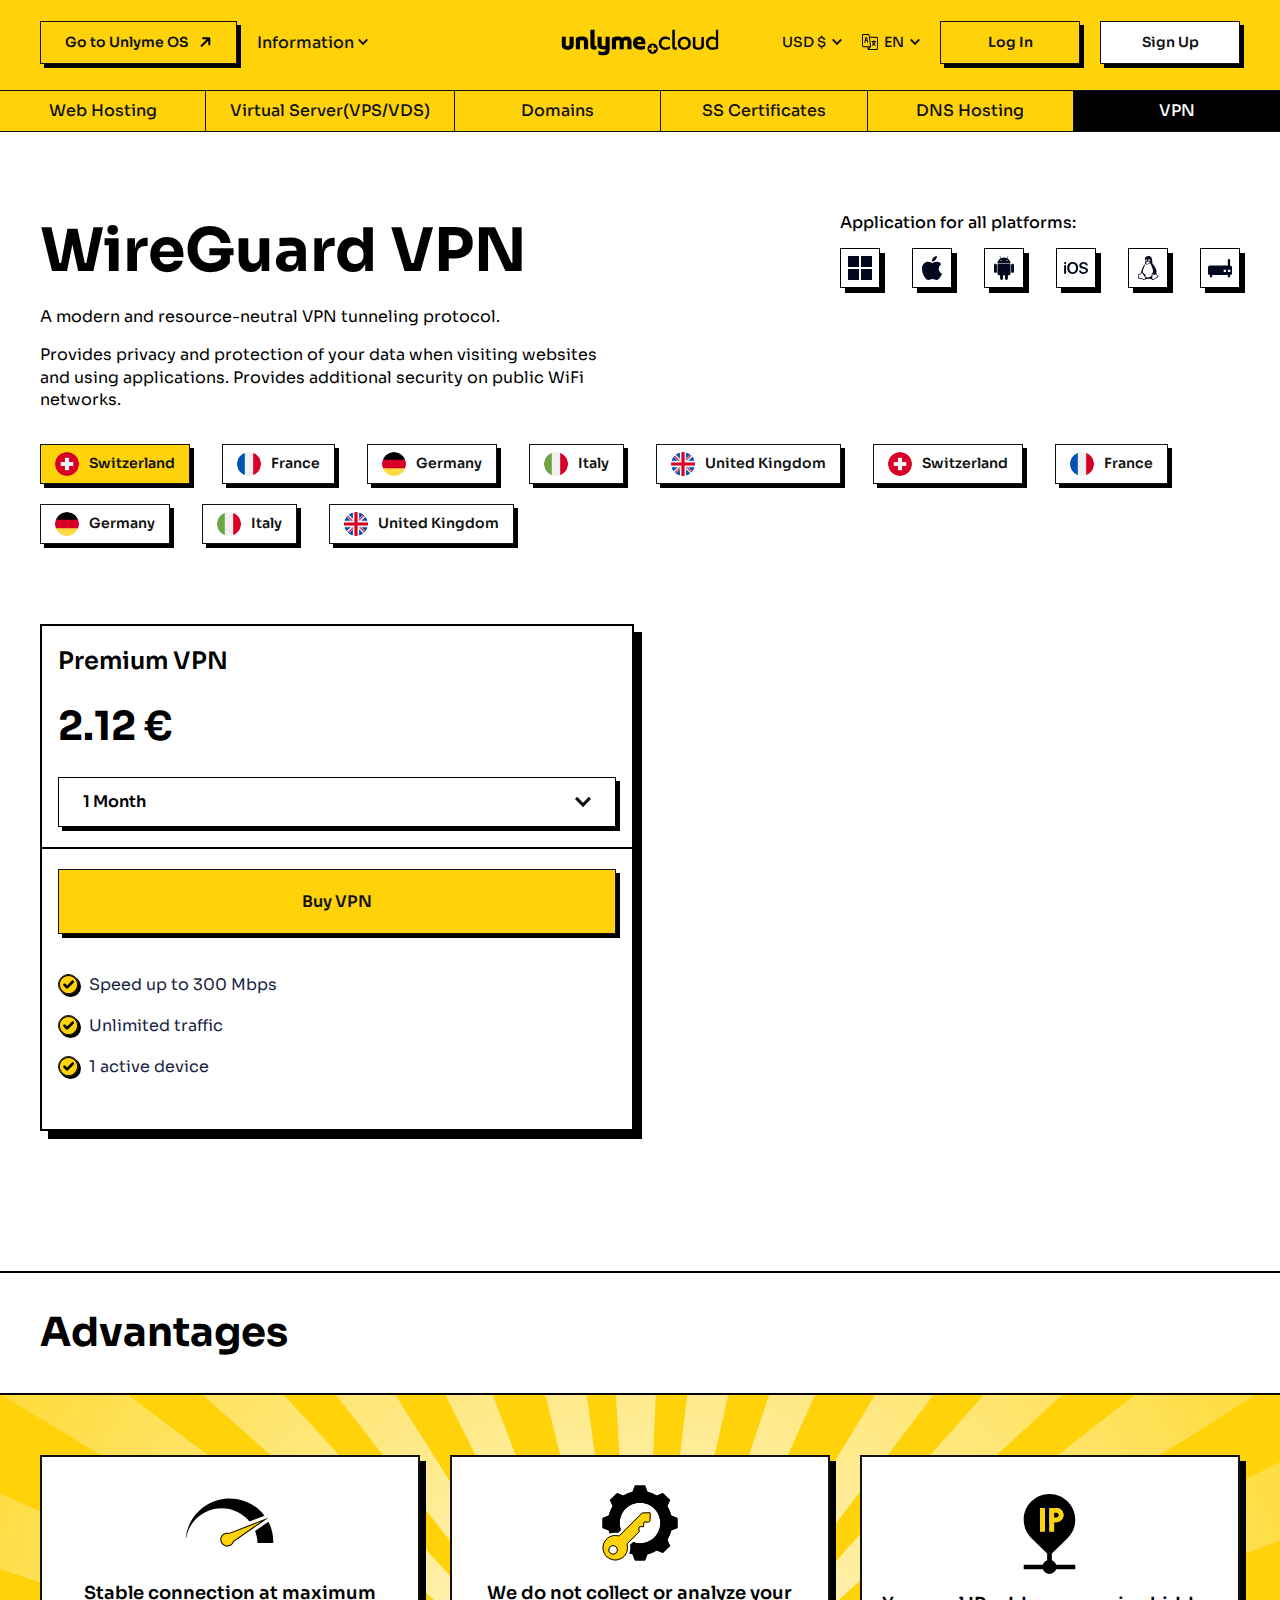
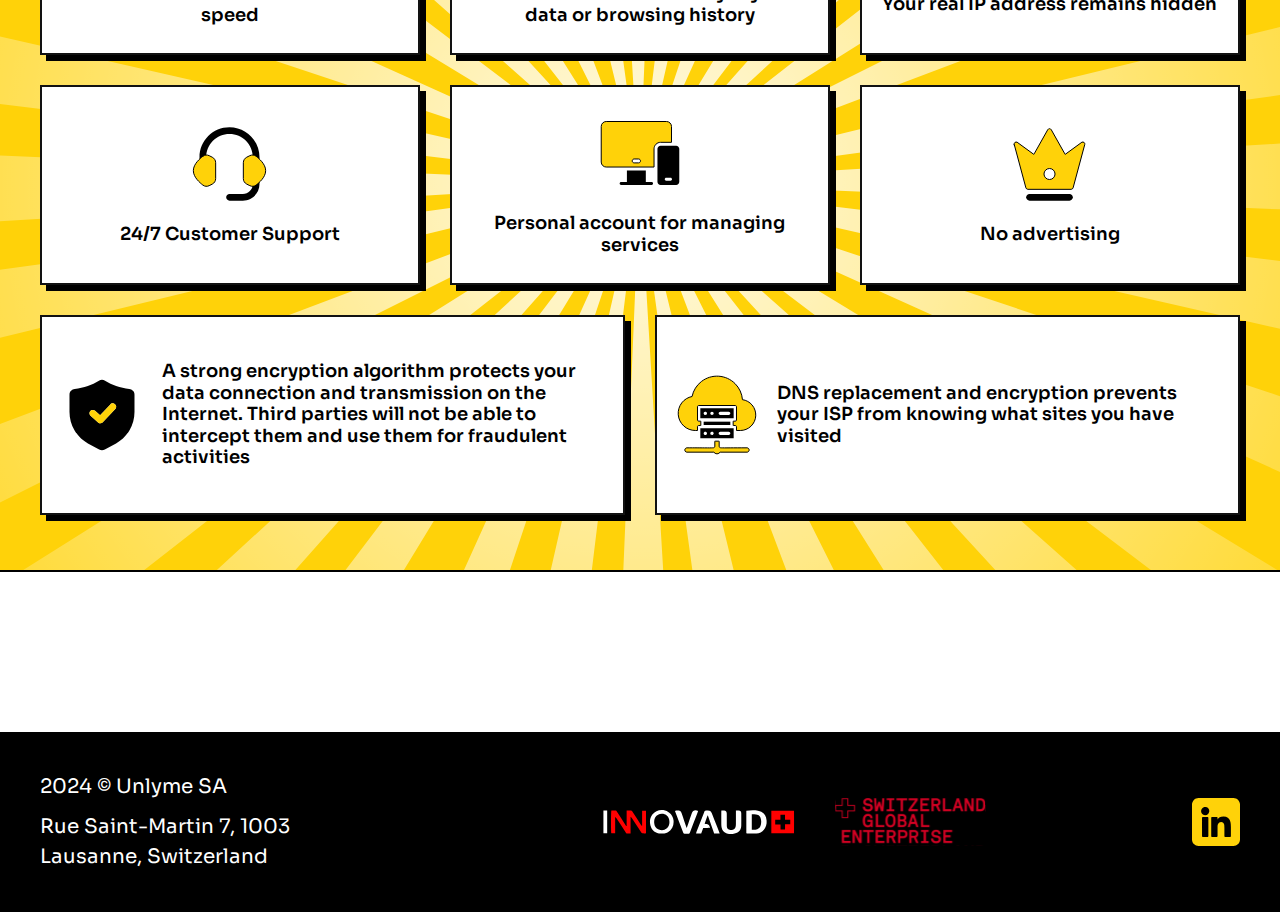
<file: vpn.html>
<!DOCTYPE html>
<html lang="en">
  <head>
    <meta charset="UTF-8" />
    <meta name="viewport" content="width=device-width, initial-scale=1.0" />
    <title>Unlyme Cloud</title>
    <link rel="shortcut icon" href="./favicon.ico" type="image/x-icon" />
    <link rel="stylesheet" href="./css/index.css" />
    <script type="module" src="./js/index.js" defer></script>
  </head>

  <body>
    <header class="header">
      <div class="container">
        <div class="header__wrapper">
          <div class="header__burger">
            <button class="header__burger-button">
              <span class="header__burger-button-line"></span>
            </button>
          </div>

          <div class="header__left">
            <div class="header__unlymeos">
              <button class="header__unlymeos-button button button_primary">Go to Unlyme OS</button>
            </div>

            <div class="header__info">
              <div class="header__info-title">Information</div>

              <ul class="header__info-menu">
                <li class="header__info-menu-item">
                  <a class="header__info-menu-item-link" href="#">Link 01</a>
                </li>
                <li class="header__info-menu-item">
                  <a class="header__info-menu-item-link" href="#">Link 02</a>
                </li>
                <li class="header__info-menu-item">
                  <a class="header__info-menu-item-link" href="#">Link 03</a>
                </li>
                <li class="header__info-menu-item">
                  <a class="header__info-menu-item-link" href="#">Link 04</a>
                </li>
              </ul>
            </div>
          </div>

          <div class="header__logo">
            <a class="header__logo-link" href="./">
              <img class="header__logo-link-image" src="./assets/logo.svg" alt="logo" />
            </a>
          </div>

          <div class="header__right">
            <div class="header__controls">
              <div class="header__controls-currency custom-select" data-value="USD">
                <select id="currency" name="currency">
                  <option value="USD">USD $</option>
                  <option value="EUR">EUR €</option>
                  <option value="CHF">CHF CHF</option>
                </select>
              </div>

              <div class="header__controls-lang custom-select" data-value="1">
                <select id="lang" name="lang">
                  <option value="0">EN</option>
                  <option value="1">IT</option>
                  <option value="2">NL</option>
                  <option value="3">العربية</option>
                  <option value="4">FR</option>
                  <option value="5">ES</option>
                  <option value="6">DA</option>
                  <option value="7">中文</option>
                  <option value="8">DE</option>
                  <option value="9">PT</option>
                  <option value="10">TR</option>
                  <option value="11">日本語</option>
                </select>
              </div>
            </div>

            <div class="header__auth">
              <button class="header__auth-button"></button>

              <button class="button button_primary">Log In</button>
              <button class="button button_secondary">Sign Up</button>
            </div>
          </div>

          <div class="header__menu">
            <div class="header__menu-auth">
              <button class="button button_primary">Log In</button>
              <button class="button button_secondary">Sign Up</button>
            </div>

            <div class="header__unlymeos">
              <button class="header__unlymeos-button button button_primary">Go to Unlyme OS</button>
            </div>

            <nav class="header__menu-nav">
              <a class="header__menu-nav-link" href="#">Link 01</a>
              <a class="header__menu-nav-link" href="#">Link 02</a>
              <a class="header__menu-nav-link" href="#">Link 03</a>
              <a class="header__menu-nav-link" href="#">Link 04</a>
            </nav>
          </div>
        </div>
      </div>
    </header>

    <nav class="main-nav">
      <div class="container">
        <a class="main-nav-link" href="./hosting.html">Web hosting</a>
        <a class="main-nav-link" href="#">Virtual Server(VPS/VDS)</a>
        <a class="main-nav-link" href="./domains.html">domains</a>
        <a class="main-nav-link" href="#">SS Certificates</a>
        <a class="main-nav-link" href="#">DNS hosting</a>
        <a class="main-nav-link active" href="./vpn.html">VPN</a>
      </div>
    </nav>

    <main class="main">
      <section class="vpn">
        <div class="container">
          <div class="vpn__heading">
            <div class="vpn__heading-content">
              <h2 class="vpn__heading-title">WireGuard VPN</h2>
              <div class="vpn__heading-description">
                <p>A modern and resource-neutral VPN tunneling protocol.</p>
                <p>
                  Provides privacy and protection of your data when visiting websites and using
                  applications. Provides additional security on public WiFi networks.
                </p>
              </div>
            </div>

            <div class="vpn__heading-platforms">
              <h4 class="vpn__heading-platforms-title">Application for all platforms:</h4>

              <div class="vpn__heading-platforms-content">
                <figure class="vpn__heading-platforms-icon">
                  <img
                    class="vpn__heading-platforms-icon-image"
                    src="./assets/platforms/windows.svg"
                    alt="windows"
                  />
                </figure>
                <figure class="vpn__heading-platforms-icon">
                  <img
                    class="vpn__heading-platforms-icon-image"
                    src="./assets/platforms/apple.svg"
                    alt="apple"
                  />
                </figure>
                <figure class="vpn__heading-platforms-icon">
                  <img
                    class="vpn__heading-platforms-icon-image"
                    src="./assets/platforms/android.svg"
                    alt="android"
                  />
                </figure>
                <figure class="vpn__heading-platforms-icon">
                  <img
                    class="vpn__heading-platforms-icon-image"
                    src="./assets/platforms/ios.svg"
                    alt="ios"
                  />
                </figure>
                <figure class="vpn__heading-platforms-icon">
                  <img
                    class="vpn__heading-platforms-icon-image"
                    src="./assets/platforms/linux.svg"
                    alt="linux"
                  />
                </figure>
                <figure class="vpn__heading-platforms-icon">
                  <img
                    class="vpn__heading-platforms-icon-image"
                    src="./assets/platforms/server.svg"
                    alt="server"
                  />
                </figure>
              </div>
            </div>
          </div>

          <div class="vpn__locations">
            <button class="vpn__locations-button button button_secondary active">
              <img
                class="vpn__locations-button-icon"
                src="./assets/switzerland-flag.svg"
                alt="flag"
              />
              <span class="vpn__locations-button-text">Switzerland</span>
            </button>
            <button class="vpn__locations-button button button_secondary">
              <img class="vpn__locations-button-icon" src="./assets/france-flag.svg" alt="flag" />
              <span class="vpn__locations-button-text">France</span>
            </button>
            <button class="vpn__locations-button button button_secondary">
              <img class="vpn__locations-button-icon" src="./assets/germany-flag.svg" alt="flag" />
              <span class="vpn__locations-button-text">Germany</span>
            </button>
            <button class="vpn__locations-button button button_secondary">
              <img class="vpn__locations-button-icon" src="./assets/italy-flag.svg" alt="flag" />
              <span class="vpn__locations-button-text">Italy</span>
            </button>
            <button class="vpn__locations-button button button_secondary">
              <img class="vpn__locations-button-icon" src="./assets/uk-flag.svg" alt="flag" />
              <span class="vpn__locations-button-text">United Kingdom</span>
            </button>

            <button
              class="vpn__locations-button vpn__locations-button_hidden button button_secondary"
            >
              <img
                class="vpn__locations-button-icon"
                src="./assets/switzerland-flag.svg"
                alt="flag"
              />
              <span class="vpn__locations-button-text">Switzerland</span>
            </button>
            <button
              class="vpn__locations-button vpn__locations-button_hidden button button_secondary"
            >
              <img class="vpn__locations-button-icon" src="./assets/france-flag.svg" alt="flag" />
              <span class="vpn__locations-button-text">France</span>
            </button>
            <button
              class="vpn__locations-button vpn__locations-button_hidden button button_secondary"
            >
              <img class="vpn__locations-button-icon" src="./assets/germany-flag.svg" alt="flag" />
              <span class="vpn__locations-button-text">Germany</span>
            </button>
            <button
              class="vpn__locations-button vpn__locations-button_hidden button button_secondary"
            >
              <img class="vpn__locations-button-icon" src="./assets/italy-flag.svg" alt="flag" />
              <span class="vpn__locations-button-text">Italy</span>
            </button>
            <button
              class="vpn__locations-button vpn__locations-button_hidden button button_secondary"
            >
              <img class="vpn__locations-button-icon" src="./assets/uk-flag.svg" alt="flag" />
              <span class="vpn__locations-button-text">United Kingdom</span>
            </button>

            <button class="vpn__locations-show button button_secondary">
              <span class="vpn__locations-show-more">Show More</span>
              <span class="vpn__locations-show-less">Show Less</span>
            </button>
          </div>

          <div class="vpn__order">
            <div class="vpn__order-info">
              <div class="vpn__order-info-title">Premium VPN</div>

              <div class="vpn__order-info-price">2.12 €</div>

              <div>
                <div class="custom-select" data-value="1">
                  <select id="vpnPeriod" name="vpnPeriod">
                    <option value="1">1 Month</option>
                    <option value="3">3 Month</option>
                    <option value="6">6 Month</option>
                    <option value="12">12 Month</option>
                  </select>
                </div>
              </div>
            </div>

            <div class="vpn__order-main">
              <div class="vpn__order-main-buy">
                <button class="vpn__order-main-buy-button button button_primary">Buy VPN</button>
              </div>

              <ul class="vpn__order-main-advantages">
                <li class="vpn__order-main-advantages-item">Speed up to 300 Mbps</li>
                <li class="vpn__order-main-advantages-item">Unlimited traffic</li>
                <li class="vpn__order-main-advantages-item">1 active device</li>
              </ul>
            </div>
          </div>
        </div>
      </section>

      <section class="vpn-advantages">
        <div class="vpn-advantages__heading">
          <div class="container">
            <h2 class="vpn-advantages__title">Advantages</h2>
          </div>
        </div>

        <div class="vpn-advantages__main">
          <div class="container">
            <div class="vpn-advantages__main-wrapper">
              <div class="vpn-advantages__main-card">
                <figure class="vpn-advantages__main-card-figure">
                  <img
                    class="vpn-advantages__main-card-figure-image"
                    src="./assets/vpn/vpn-adv-1.svg"
                    alt="all-plans"
                  />
                </figure>
                <div class="vpn-advantages__main-card-text">Stable connection at maximum speed</div>
              </div>

              <div class="vpn-advantages__main-card">
                <figure class="vpn-advantages__main-card-figure">
                  <img
                    class="vpn-advantages__main-card-figure-image"
                    src="./assets/vpn/vpn-adv-2.svg"
                    alt="all-plans"
                  />
                </figure>
                <div class="vpn-advantages__main-card-text">
                  We do not collect or analyze your data or browsing history
                </div>
              </div>

              <div class="vpn-advantages__main-card">
                <figure class="vpn-advantages__main-card-figure">
                  <img
                    class="vpn-advantages__main-card-figure-image"
                    src="./assets/vpn/vpn-adv-3.svg"
                    alt="all-plans"
                  />
                </figure>
                <div class="vpn-advantages__main-card-text">
                  Your real IP address remains hidden
                </div>
              </div>

              <div class="vpn-advantages__main-card">
                <figure class="vpn-advantages__main-card-figure">
                  <img
                    class="vpn-advantages__main-card-figure-image"
                    src="./assets/vpn/vpn-adv-4.svg"
                    alt="all-plans"
                  />
                </figure>
                <div class="vpn-advantages__main-card-text">24/7 Customer Support</div>
              </div>

              <div class="vpn-advantages__main-card">
                <figure class="vpn-advantages__main-card-figure">
                  <img
                    class="vpn-advantages__main-card-figure-image"
                    src="./assets/vpn/vpn-adv-5.svg"
                    alt="all-plans"
                  />
                </figure>
                <div class="vpn-advantages__main-card-text">
                  Personal account for managing services
                </div>
              </div>

              <div class="vpn-advantages__main-card">
                <figure class="vpn-advantages__main-card-figure">
                  <img
                    class="vpn-advantages__main-card-figure-image"
                    src="./assets/vpn/vpn-adv-6.svg"
                    alt="all-plans"
                  />
                </figure>
                <div class="vpn-advantages__main-card-text">No advertising</div>
              </div>

              <div class="vpn-advantages__main-card vpn-advantages__main-card_lg">
                <figure class="vpn-advantages__main-card-figure">
                  <img
                    class="vpn-advantages__main-card-figure-image"
                    src="./assets/vpn/vpn-adv-7.svg"
                    alt="all-plans"
                  />
                </figure>
                <div class="vpn-advantages__main-card-text">
                  A strong encryption algorithm protects your data connection and transmission on
                  the Internet. Third parties will not be able to intercept them and use them for
                  fraudulent activities
                </div>
              </div>

              <div class="vpn-advantages__main-card vpn-advantages__main-card_lg">
                <figure class="vpn-advantages__main-card-figure">
                  <img
                    class="vpn-advantages__main-card-figure-image"
                    src="./assets/vpn/vpn-adv-8.svg"
                    alt="all-plans"
                  />
                </figure>
                <div class="vpn-advantages__main-card-text">
                  DNS replacement and encryption prevents your ISP from knowing what sites you have
                  visited
                </div>
              </div>
            </div>
          </div>
        </div>
      </section>
    </main>

    <footer class="footer">
      <div class="container">
        <div class="footer__info">
          <div class="footer__info-item">2024 © Unlyme SA</div>
          <div class="footer__info-item">Rue Saint-Martin 7, 1003 Lausanne, Switzerland</div>
        </div>

        <div class="footer__logos">
          <div class="footer__logos-item">
            <img class="footer__logos-item-image" src="./assets/innovaud.svg" alt="innovaud" />
          </div>
          <div class="footer__logos-item">
            <img class="footer__logos-item-image" src="./assets/sge.svg" alt="sge" />
          </div>
        </div>

        <div class="footer__social">
          <a class="footer__social-link footer__social-link_linkedin" href="#"></a>
        </div>
      </div>
    </footer>
  </body>
</html>
</file>
<file: css/index.css>
@import url("https://fonts.googleapis.com/css2?family=Pixelify+Sans:wght@400..700&family=Sora:wght@100..800&display=swap");
html {
  font-size: 16px;
  font-family: "Sora", sans-serif;
  font-weight: 400;
  font-style: normal;
  scroll-behavior: smooth;
  scrollbar-color: #ffd209 #000000;
}

body {
  position: relative;
  margin: 0;
  overflow-y: scroll;
  color: #181d42;
  background-color: #ffffff;
}

a,
button,
input,
textarea {
  font-family: "Sora", sans-serif;
  text-decoration: none;
}

figure {
  margin: 0;
}

img {
  max-width: 100%;
  height: auto;
}

.button {
  display: -webkit-box;
  display: -ms-flexbox;
  display: flex;
  -webkit-box-pack: center;
      -ms-flex-pack: center;
          justify-content: center;
  -webkit-box-align: center;
      -ms-flex-align: center;
          align-items: center;
  gap: 10px;
  min-width: 140px;
  padding: 12px 24px;
  -webkit-box-sizing: border-box;
          box-sizing: border-box;
  font-weight: 600;
  font-size: 14px;
  line-height: 120%;
  text-align: center;
  color: #121212;
  border: 1px solid #121212;
  -webkit-appearance: none;
  -webkit-box-shadow: 4px 4px 0 #000000;
  box-shadow: 4px 4px 0 #000000;
  outline: none;
  -webkit-transition: background-color ease-in-out 0.1s, -webkit-box-shadow ease-in-out 0.1s;
  transition: background-color ease-in-out 0.1s, -webkit-box-shadow ease-in-out 0.1s;
  transition: background-color ease-in-out 0.1s, box-shadow ease-in-out 0.1s;
  transition: background-color ease-in-out 0.1s, box-shadow ease-in-out 0.1s, -webkit-box-shadow ease-in-out 0.1s;
  cursor: pointer;
}
.button:hover {
  -webkit-box-shadow: 2px 2px 0 #000000;
  box-shadow: 2px 2px 0 #000000;
}
.button:active {
  -webkit-box-shadow: 1px 1px 0 #000000;
  box-shadow: 1px 1px 0 #000000;
}
.button_primary {
  background-color: #ffd209;
}
.button_secondary {
  background-color: #ffffff;
}

.container {
  max-width: 1232px;
  width: 100%;
  margin: 0 auto;
  padding: 0 16px;
  -webkit-box-sizing: border-box;
          box-sizing: border-box;
}

.custom-select {
  position: relative;
  margin: 0;
  border: none;
}
.custom-select select {
  display: none;
}
.custom-select .select-selected {
  display: -webkit-box;
  display: -ms-flexbox;
  display: flex;
  -webkit-box-align: center;
      -ms-flex-align: center;
          align-items: center;
  -webkit-box-pack: justify;
      -ms-flex-pack: justify;
          justify-content: space-between;
  gap: 6px;
  width: 100%;
  -webkit-box-sizing: border-box;
          box-sizing: border-box;
  font-weight: 500;
  font-size: 16px;
  line-height: 125%;
  text-align: center;
  color: #121212;
  border: none;
  outline: none;
  -webkit-user-select: none;
     -moz-user-select: none;
      -ms-user-select: none;
          user-select: none;
  cursor: pointer;
}
.custom-select .select-selected > span {
  display: inline-block;
  text-overflow: ellipsis;
  border-radius: 32px;
}
.custom-select .select-selected::after {
  content: "";
  -webkit-box-flex: 0;
      -ms-flex: 0 0 auto;
          flex: 0 0 auto;
  display: block;
  width: 12px;
  aspect-ratio: 1/1;
  background: url(../assets/dropdown.svg) center/cover no-repeat;
  -webkit-transition: all ease-in-out 0.1s;
  transition: all ease-in-out 0.1s;
}
.custom-select .select-selected.active::after {
  -webkit-transform: rotate(180deg);
          transform: rotate(180deg);
}
.custom-select .select-hide {
  display: none !important;
}
.custom-select .select-items {
  position: absolute;
  top: calc(100% + 10px);
  right: 0;
  left: 0;
  z-index: 99;
  display: -webkit-box;
  display: -ms-flexbox;
  display: flex;
  -webkit-box-orient: vertical;
  -webkit-box-direction: normal;
      -ms-flex-direction: column;
          flex-direction: column;
  max-height: 320px;
  min-width: -webkit-max-content;
  min-width: -moz-max-content;
  min-width: max-content;
  overflow-y: auto;
  border: none;
  background-color: #ffffff;
  -webkit-box-shadow: 5px 5px 0 #121212;
          box-shadow: 5px 5px 0 #121212;
}
@media (max-width: 576px) {
  .custom-select .select-items {
    font-size: 13px;
  }
}
.custom-select .select-items::-webkit-scrollbar {
  width: 4px;
}
.custom-select .select-items::-webkit-scrollbar-thumb {
  background-color: rgba(255, 255, 255, 0.2);
  border-radius: 4px;
}
.custom-select .select-items .select-item {
  position: relative;
  display: -webkit-box;
  display: -ms-flexbox;
  display: flex;
  -webkit-box-align: center;
      -ms-flex-align: center;
          align-items: center;
  gap: 4px;
  padding: 6px 14px;
  font-weight: 400;
  font-size: 14px;
  line-height: 125%;
  color: #121212;
  -webkit-box-sizing: border-box;
          box-sizing: border-box;
  border: 1px solid #121212;
  -webkit-user-select: none;
     -moz-user-select: none;
      -ms-user-select: none;
          user-select: none;
  cursor: pointer;
}
@media (max-width: 576px) {
  .custom-select .select-items .select-item {
    padding: 10px 25px;
  }
}
.custom-select .select-items .select-item:hover {
  background-color: #ffd209;
}
.custom-select .select-items .select-item.same-as-selected {
  font-weight: 700;
}
.custom-select .select-overlay {
  position: fixed;
  top: 0;
  left: 0;
  right: 0;
  bottom: 0;
  z-index: 98;
}

.header {
  position: sticky;
  top: 0;
  left: 0;
  right: 0;
  z-index: 999;
  background-color: #ffd209;
}
.header .container {
  position: relative;
  background-color: inherit;
}
.header__wrapper {
  display: -webkit-box;
  display: -ms-flexbox;
  display: flex;
  -webkit-box-align: center;
      -ms-flex-align: center;
          align-items: center;
  -webkit-box-pack: justify;
      -ms-flex-pack: justify;
          justify-content: space-between;
  gap: 16px;
  min-height: 90px;
  padding: 21px 0 26px;
  -webkit-box-sizing: border-box;
          box-sizing: border-box;
}
@media (max-width: 1024px) {
  .header__wrapper {
    min-height: 65px;
    padding: 18px 0;
  }
}
.header__left, .header__right {
  display: -webkit-box;
  display: -ms-flexbox;
  display: flex;
  -webkit-box-align: center;
      -ms-flex-align: center;
          align-items: center;
  gap: 20px;
  -webkit-box-flex: 0;
      -ms-flex: 0 0 calc(50% - 95px);
          flex: 0 0 calc(50% - 95px);
}
@media (max-width: 1200px) {
  .header__left, .header__right {
    -webkit-box-flex: 0;
        -ms-flex: 0 0 auto;
            flex: 0 0 auto;
  }
}
.header__left .custom-select .select-selected, .header__right .custom-select .select-selected {
  font-size: 14px;
}
.header__left .custom-select .select-selected::after, .header__right .custom-select .select-selected::after {
  width: 10px;
}
.header__left {
  -webkit-box-pack: start;
      -ms-flex-pack: start;
          justify-content: flex-start;
}
@media (max-width: 1024px) {
  .header__left {
    display: none;
  }
}
.header__right {
  -webkit-box-pack: end;
      -ms-flex-pack: end;
          justify-content: flex-end;
}
@media (max-width: 1024px) {
  .header__right {
    -webkit-box-flex: 1;
        -ms-flex: 1 0 30%;
            flex: 1 0 30%;
  }
}
@media (max-width: 576px) {
  .header__right {
    -webkit-box-flex: 0;
        -ms-flex: 0 0 auto;
            flex: 0 0 auto;
    gap: 12px;
  }
}
@media (max-width: 1024px) {
  .header__right .header__auth .button {
    display: none;
  }
}
@media (max-width: 1024px) {
  .header__right .header__auth-button {
    display: block;
  }
}
.header__burger {
  display: none;
  -webkit-box-flex: 0;
      -ms-flex: 0 0 auto;
          flex: 0 0 auto;
}
@media (max-width: 1024px) {
  .header__burger {
    display: block;
    -webkit-box-flex: 1;
        -ms-flex: 1 0 30%;
            flex: 1 0 30%;
  }
}
@media (max-width: 576px) {
  .header__burger {
    -webkit-box-flex: 0;
        -ms-flex: 0 0 auto;
            flex: 0 0 auto;
  }
}
.header__burger-button {
  position: relative;
  height: 24px;
  width: 24px;
  overflow: hidden;
  border: none;
  background: rgba(0, 0, 0, 0);
  cursor: pointer;
}
.header__burger-button-line, .header__burger-button::before, .header__burger-button::after {
  content: "";
  position: absolute;
  top: 50%;
  left: 50%;
  display: block;
  height: 2px;
  width: 20px;
  border-radius: 20px;
  background-color: #000000;
  -webkit-transform: translate3d(-50%, -50%, 0);
          transform: translate3d(-50%, -50%, 0);
  -webkit-transition: -webkit-transform ease-in-out 0.2s;
  transition: -webkit-transform ease-in-out 0.2s;
  transition: transform ease-in-out 0.2s;
  transition: transform ease-in-out 0.2s, -webkit-transform ease-in-out 0.2s;
  cursor: pointer;
}
.header__burger-button::before {
  -webkit-transform: translate3d(-50%, calc(-50% - 7px), 0);
          transform: translate3d(-50%, calc(-50% - 7px), 0);
}
.header__burger-button.active::before {
  -webkit-transform: translate3d(-50%, 0px, 0) rotate(45deg);
          transform: translate3d(-50%, 0px, 0) rotate(45deg);
}
.header__burger-button.active::after {
  -webkit-transform: translate3d(-50%, 0px, 0) rotate(-45deg);
          transform: translate3d(-50%, 0px, 0) rotate(-45deg);
}
.header__burger-button-line {
  width: 14px;
  -webkit-transform: translate3d(calc(-50% - 3px), calc(-50% + 7px), 0);
          transform: translate3d(calc(-50% - 3px), calc(-50% + 7px), 0);
}
.active .header__burger-button-line {
  -webkit-transform: translate3d(-40px, calc(-50% + 7px), 0);
          transform: translate3d(-40px, calc(-50% + 7px), 0);
}
.header__unlymeos-button::after {
  content: "";
  display: block;
  width: 14px;
  aspect-ratio: 1/1;
  background: url(../assets/arrow-right.svg) center/cover no-repeat;
  -webkit-transform: rotate(-45deg);
          transform: rotate(-45deg);
  -webkit-transition: -webkit-transform ease-in-out 0.2s;
  transition: -webkit-transform ease-in-out 0.2s;
  transition: transform ease-in-out 0.2s;
  transition: transform ease-in-out 0.2s, -webkit-transform ease-in-out 0.2s;
}
.header__unlymeos-button:hover::after {
  -webkit-transform: rotate(0);
          transform: rotate(0);
}
.header__info {
  position: relative;
}
.header__info::before {
  position: fixed;
  top: 0;
  left: 0;
  right: 0;
  bottom: 0;
  z-index: 500;
}
.header__info.active::before {
  content: "";
}
.header__info-title {
  display: -webkit-box;
  display: -ms-flexbox;
  display: flex;
  -webkit-box-align: center;
      -ms-flex-align: center;
          align-items: center;
  gap: 4px;
  min-height: 40px;
  padding: 10px 0;
  -webkit-box-sizing: border-box;
          box-sizing: border-box;
  font-weight: 500;
  font-size: 16px;
  line-height: 120%;
  text-align: center;
  color: #121212;
  -webkit-user-select: none;
     -moz-user-select: none;
      -ms-user-select: none;
          user-select: none;
  cursor: pointer;
}
.header__info-title::after {
  content: "";
  display: block;
  height: 10px;
  width: 10px;
  background: url(../assets/dropdown.svg) center/cover no-repeat;
  -webkit-transition: -webkit-transform ease-in-out 0.2s;
  transition: -webkit-transform ease-in-out 0.2s;
  transition: transform ease-in-out 0.2s;
  transition: transform ease-in-out 0.2s, -webkit-transform ease-in-out 0.2s;
}
.header__info.active .header__info-title::after {
  -webkit-transform: rotate(180deg);
          transform: rotate(180deg);
}
.header__info-menu {
  position: absolute;
  top: 100%;
  left: 0;
  z-index: 510;
  margin: 0;
  padding: 0;
  list-style-type: none;
  background-color: #ffffff;
  -webkit-box-shadow: 5px 5px 0px #000000;
          box-shadow: 5px 5px 0px #000000;
  opacity: 0;
  pointer-events: none;
  -webkit-transition: opacity ease-in-out 0.2s;
  transition: opacity ease-in-out 0.2s;
}
.header__info-menu-item-link {
  display: block;
  min-width: 120px;
  max-width: 220px;
  width: 100%;
  border: 1px solid #121212;
  padding: 6px 14px;
  -webkit-box-sizing: border-box;
          box-sizing: border-box;
  overflow: hidden;
  font-weight: 400;
  font-size: 14px;
  line-height: 100%;
  text-overflow: ellipsis;
  white-space: nowrap;
  color: #121212;
  -webkit-transition: background-color ease-in-out 0.2s;
  transition: background-color ease-in-out 0.2s;
}
.header__info-menu-item-link:hover {
  background-color: #ffd209;
}
.header__info.active .header__info-menu {
  opacity: 1;
  pointer-events: all;
}
.header__logo {
  -webkit-box-flex: 0;
      -ms-flex: 0 1 auto;
          flex: 0 1 auto;
  width: -webkit-fit-content;
  width: -moz-fit-content;
  width: fit-content;
}
.header__logo-link {
  display: -webkit-box;
  display: -ms-flexbox;
  display: flex;
  -webkit-box-align: center;
      -ms-flex-align: center;
          align-items: center;
  -webkit-box-pack: center;
      -ms-flex-pack: center;
          justify-content: center;
}
.header__logo-link-image {
  display: block;
  max-width: 100%;
  width: 180px;
  height: auto;
}
@media (max-width: 1024px) {
  .header__logo-link-image {
    width: 144px;
  }
}
.header__controls {
  display: -webkit-box;
  display: -ms-flexbox;
  display: flex;
  -webkit-box-align: center;
      -ms-flex-align: center;
          align-items: center;
  gap: 20px;
  -webkit-box-flex: 0;
      -ms-flex: 0 0 auto;
          flex: 0 0 auto;
}
@media (max-width: 576px) {
  .header__controls {
    gap: 10px;
  }
}
.header__controls-currency {
  -webkit-box-flex: 0;
      -ms-flex: 0 0 auto;
          flex: 0 0 auto;
}
@media (max-width: 1024px) {
  .header__controls-currency .select-items {
    left: auto;
    right: 0;
  }
}
.header__controls-currency .select-items .select-item {
  min-width: 120px;
  height: 32px;
}
.header__controls-lang .select-selected::before {
  content: "";
  -webkit-box-flex: 0;
      -ms-flex: 0 0 auto;
          flex: 0 0 auto;
  display: block;
  width: 16px;
  height: 16px;
  background: url(../assets/translate.svg) center/cover no-repeat;
}
@media (max-width: 576px) {
  .header__controls-lang .select-selected::before {
    display: none;
  }
}
.header__controls-lang .select-items {
  display: -webkit-box;
  display: -ms-flexbox;
  display: flex;
  -ms-flex-wrap: wrap;
      flex-wrap: wrap;
  -webkit-box-orient: horizontal;
  -webkit-box-direction: normal;
      -ms-flex-direction: row;
          flex-direction: row;
  gap: 0;
  min-width: 200px;
  padding: 0;
}
@media (max-width: 1024px) {
  .header__controls-lang .select-items {
    left: auto;
    right: 0;
  }
}
.header__controls-lang .select-items > .select-item {
  display: -webkit-box;
  display: -ms-flexbox;
  display: flex;
  -webkit-box-align: center;
      -ms-flex-align: center;
          align-items: center;
  -webkit-box-pack: center;
      -ms-flex-pack: center;
          justify-content: center;
  -webkit-box-flex: 0;
      -ms-flex: 0 0 25%;
          flex: 0 0 25%;
  padding: 2px;
  height: 32px;
  width: 48px;
}
.header__auth {
  display: -webkit-box;
  display: -ms-flexbox;
  display: flex;
  -webkit-box-align: center;
      -ms-flex-align: center;
          align-items: center;
  -webkit-box-pack: center;
      -ms-flex-pack: center;
          justify-content: center;
  -webkit-box-flex: 0;
      -ms-flex: 0 0 auto;
          flex: 0 0 auto;
  gap: 20px;
}
.header__auth-button {
  display: none;
  -webkit-box-flex: 0;
      -ms-flex: 0 0 auto;
          flex: 0 0 auto;
  width: 20px;
  aspect-ratio: 1/1;
  border: none;
  background: url(../assets/account.svg) center/cover no-repeat;
}
.header__menu {
  position: absolute;
  top: 0;
  left: 0;
  right: 0;
  z-index: -1;
  display: none;
  padding: 90px 16px 24px;
  max-height: 100dvh;
  -webkit-box-sizing: border-box;
          box-sizing: border-box;
  overflow: hidden;
  background-color: #ffffff;
  -webkit-transform: translateY(-100vh);
          transform: translateY(-100vh);
  -webkit-transition: -webkit-transform ease-in-out 0.2s;
  transition: -webkit-transform ease-in-out 0.2s;
  transition: transform ease-in-out 0.2s;
  transition: transform ease-in-out 0.2s, -webkit-transform ease-in-out 0.2s;
  border-bottom: 2px solid #121212;
}
@media (max-width: 1024px) {
  .header__menu {
    display: block;
    padding: 65px 16px 24px;
  }
}
@media (max-width: 1024px) {
  .header__menu.active {
    -webkit-transform: translateY(0);
            transform: translateY(0);
  }
}
.header__menu-auth {
  display: -webkit-box;
  display: -ms-flexbox;
  display: flex;
  -webkit-box-align: center;
      -ms-flex-align: center;
          align-items: center;
  gap: 20px;
  padding: 20px 0 24px;
  margin: 0 0 24px;
  border-bottom: 1px solid #121212;
}
.header__menu-auth .button {
  -webkit-box-flex: 1;
      -ms-flex: 1 1 auto;
          flex: 1 1 auto;
  min-width: auto;
}
.header__menu-nav {
  display: -webkit-box;
  display: -ms-flexbox;
  display: flex;
  -webkit-box-orient: vertical;
  -webkit-box-direction: normal;
      -ms-flex-direction: column;
          flex-direction: column;
  gap: 24px;
  max-height: 250px;
  height: 250px;
  margin: 24px 0 0;
  overflow: auto;
}
.header__menu-nav-link {
  font-weight: 500;
  font-size: 16px;
  line-height: 100%;
  color: #121212;
}

.main-nav {
  position: sticky;
  top: 90px;
  z-index: 900;
  border-top: 1px solid #121212;
  border-bottom: 1px solid #121212;
  background-color: #ffd209;
}
@media (max-width: 1024px) {
  .main-nav {
    top: 65px;
  }
}
.main-nav .container {
  display: -webkit-box;
  display: -ms-flexbox;
  display: flex;
  -webkit-box-align: center;
      -ms-flex-align: center;
          align-items: center;
  max-width: 1440px;
  padding: 0;
  overflow: auto;
  scrollbar-width: none;
  scrollbar-color: #ffd209 #000000;
}
.main-nav .container::-webkit-scrollbar {
  display: none;
}
.main-nav-link {
  display: -webkit-box;
  display: -ms-flexbox;
  display: flex;
  -webkit-box-align: center;
      -ms-flex-align: center;
          align-items: center;
  -webkit-box-pack: center;
      -ms-flex-pack: center;
          justify-content: center;
  -webkit-box-flex: 1;
      -ms-flex: 1 0 15%;
          flex: 1 0 15%;
  padding: 12px 24px;
  -webkit-box-sizing: border-box;
          box-sizing: border-box;
  font-weight: 500;
  font-size: 16px;
  line-height: 100%;
  text-transform: capitalize;
  text-align: center;
  white-space: nowrap;
  color: #121212;
  border-right: 1px solid #121212;
  -webkit-transition: all ease-in-out 0.2s;
  transition: all ease-in-out 0.2s;
}
@media (max-width: 1024px) {
  .main-nav-link {
    -webkit-box-flex: 0;
        -ms-flex: 0 0 220px;
            flex: 0 0 220px;
    padding: 9px 24px;
    font-size: 14px;
  }
}
.main-nav-link:last-child {
  border-right: none;
}
.main-nav-link.active {
  color: #ffffff;
  background-color: #000000;
}

.first-screen {
  padding: 56px 0 80px;
  background-color: #ffd209;
}
@media (max-width: 768px) {
  .first-screen {
    padding: 22px 0 56px;
  }
}
.first-screen .container {
  display: -webkit-box;
  display: -ms-flexbox;
  display: flex;
  -webkit-box-align: center;
      -ms-flex-align: center;
          align-items: center;
  gap: 40px 32px;
}
@media (max-width: 768px) {
  .first-screen .container {
    -ms-flex-wrap: wrap;
        flex-wrap: wrap;
  }
}
.first-screen__content {
  -webkit-box-flex: 1;
      -ms-flex: 1 1 auto;
          flex: 1 1 auto;
}
@media (max-width: 768px) {
  .first-screen__content {
    -webkit-box-flex: 1;
        -ms-flex: 1 1 100%;
            flex: 1 1 100%;
    -webkit-box-ordinal-group: 2;
        -ms-flex-order: 1;
            order: 1;
  }
}
.first-screen__title {
  margin: 0 0 40px;
  font-weight: 700;
  font-size: 60px;
  line-height: 130%;
  text-transform: capitalize;
  color: #000;
}
@media (max-width: 1200px) {
  .first-screen__title {
    font-size: 48px;
    margin-bottom: 32px;
  }
}
@media (max-width: 1024px) {
  .first-screen__title {
    font-size: 38px;
    margin-bottom: 24px;
  }
}
@media (max-width: 768px) {
  .first-screen__title {
    font-size: 32px;
    text-align: center;
  }
}
@media (max-width: 768px) {
  .first-screen__start {
    display: -webkit-box;
    display: -ms-flexbox;
    display: flex;
    -webkit-box-pack: center;
        -ms-flex-pack: center;
            justify-content: center;
  }
}
.first-screen__start-button {
  padding: 18px 60px;
}
@media (max-width: 768px) {
  .first-screen__start-button {
    max-width: 480px;
    width: 100%;
  }
}
.first-screen__figure {
  display: -webkit-box;
  display: -ms-flexbox;
  display: flex;
  -webkit-box-align: center;
      -ms-flex-align: center;
          align-items: center;
  -webkit-box-pack: center;
      -ms-flex-pack: center;
          justify-content: center;
  -webkit-box-flex: 0;
      -ms-flex: 0 0 440px;
          flex: 0 0 440px;
}
@media (max-width: 1200px) {
  .first-screen__figure {
    -webkit-box-flex: 0;
        -ms-flex: 0 0 380px;
            flex: 0 0 380px;
  }
}
@media (max-width: 1024px) {
  .first-screen__figure {
    -webkit-box-flex: 0;
        -ms-flex: 0 0 320px;
            flex: 0 0 320px;
  }
}
@media (max-width: 768px) {
  .first-screen__figure {
    -webkit-box-flex: 1;
        -ms-flex: 1 1 100%;
            flex: 1 1 100%;
    -webkit-box-ordinal-group: 1;
        -ms-flex-order: 0;
            order: 0;
  }
}
.first-screen__figure-image {
  display: block;
  max-width: 100%;
  height: auto;
}
@media (max-width: 768px) {
  .first-screen__figure-image {
    width: 72%;
  }
}

.discount {
  padding: 30px 0;
  background: url(../assets/discont-bg.svg) center/170% no-repeat;
  background-color: #000000;
}
@media (max-width: 1200px) {
  .discount {
    background-size: 140%;
  }
}
.discount .container {
  display: -webkit-box;
  display: -ms-flexbox;
  display: flex;
  -webkit-box-align: center;
      -ms-flex-align: center;
          align-items: center;
  -webkit-box-pack: justify;
      -ms-flex-pack: justify;
          justify-content: space-between;
  gap: 40px;
}
@media (max-width: 1024px) {
  .discount .container {
    padding: 3px 30px;
  }
}
.discount__content-title {
  margin: 0 0 14px;
  font-weight: 700;
  font-size: 40px;
  line-height: 130%;
  text-transform: capitalize;
  color: #fff;
}
@media (max-width: 1024px) {
  .discount__content-title {
    font-size: 34px;
  }
}
@media (max-width: 576px) {
  .discount__content-title {
    font-size: 28px;
  }
}
.discount__content-title a {
  color: #fff;
}
.discount__content-title > span {
  color: #ffd209;
}
.discount__content-title a {
  color: #fff;
}
.discount__content-title a > span {
  color: #ffd209;
}
.discount__content-text {
  font-weight: 400;
  font-size: 18px;
  line-height: 156%;
  color: #fff;
}
@media (max-width: 1024px) {
  .discount__content-text {
    font-size: 16px;
  }
}
@media (max-width: 576px) {
  .discount__content-text {
    font-size: 16px;
  }
}
.discount__icons {
  display: -webkit-box;
  display: -ms-flexbox;
  display: flex;
  -webkit-box-flex: 0;
      -ms-flex: 0 0 auto;
          flex: 0 0 auto;
}
@media (max-width: 768px) {
  .discount__icons {
    display: block;
  }
}
.discount__icons::before, .discount__icons::after {
  content: "";
  position: relative;
  display: block;
  width: 144px;
  aspect-ratio: 1/1;
  border-radius: 140px;
  background-position: center;
  background-repeat: no-repeat;
  background-size: cover;
}
@media (max-width: 1024px) {
  .discount__icons::before, .discount__icons::after {
    width: 100px;
  }
}
@media (max-width: 768px) {
  .discount__icons::before, .discount__icons::after {
    width: 80px;
  }
}
.discount__icons::before {
  z-index: 2;
  background-image: url(../assets/discont-icon-1.svg);
}
.discount__icons::after {
  z-index: 1;
  margin-left: -34px;
  background-image: url(../assets/discont-icon-2.svg);
}
@media (max-width: 768px) {
  .discount__icons::after {
    z-index: 3;
    margin-left: 0;
    margin-top: -30px;
  }
}

@-webkit-keyframes ticker {
  0% {
    -webkit-transform: translateX(0);
            transform: translateX(0);
  }
  100% {
    -webkit-transform: translateX(-50%);
            transform: translateX(-50%);
  }
}

@keyframes ticker {
  0% {
    -webkit-transform: translateX(0);
            transform: translateX(0);
  }
  100% {
    -webkit-transform: translateX(-50%);
            transform: translateX(-50%);
  }
}
.map {
  padding: 120px 0 4px;
  overflow: hidden;
}
@media (max-width: 1024px) {
  .map {
    padding-top: 60px;
  }
}
.map__title {
  max-width: 590px;
  margin: 0 auto 60px;
  font-weight: 700;
  font-size: 48px;
  line-height: 130%;
  text-transform: capitalize;
  text-align: center;
  color: #000;
}
@media (max-width: 1024px) {
  .map__title {
    font-size: 40px;
    margin-bottom: 40px;
  }
}
@media (max-width: 576px) {
  .map__title {
    font-size: 32px;
  }
}
.map__wrapper {
  position: relative;
}
@media (max-width: 1024px) {
  .map__wrapper {
    margin-bottom: 60px;
  }
}
.map__wrapper svg {
  display: block;
  max-width: 100%;
  height: auto;
}
.map__tooltip {
  position: absolute;
  min-width: 282px;
  max-width: 360px;
  width: 100%;
  opacity: 0;
  -webkit-transform: translate3d(-50%, -100%, 0);
          transform: translate3d(-50%, -100%, 0);
  -webkit-filter: drop-shadow(5px 5px 0 #000000);
          filter: drop-shadow(5px 5px 0 #000000);
  -webkit-transition: opacity ease-in-out 0.3s;
  transition: opacity ease-in-out 0.3s;
}
@media (max-width: 1200px) {
  .map__tooltip {
    min-width: 240px;
    max-width: 320px;
  }
}
@media (max-width: 1024px) {
  .map__tooltip {
    min-width: 200px;
    max-width: 280px;
    -webkit-filter: drop-shadow(3px 3px 0 #000000);
            filter: drop-shadow(3px 3px 0 #000000);
  }
}
@media (max-width: 768px) {
  .map__tooltip {
    min-width: 160px;
    max-width: 230px;
  }
}
@media (max-width: 576px) {
  .map__tooltip {
    min-width: 136px;
    max-width: 160px;
  }
}
.map__tooltip.active {
  opacity: 1;
}
.map__tooltip::after {
  content: "";
  display: block;
  width: 27px;
  margin: -1px auto 0;
  aspect-ratio: 27/13;
  background: url(../assets/arrow-tail.svg) center/cover no-repeat;
}
@media (max-width: 1024px) {
  .map__tooltip::after {
    width: 23px;
  }
}
@media (max-width: 576px) {
  .map__tooltip::after {
    width: 18px;
  }
}
.map__tooltip-content {
  padding: 20px;
  background-color: #ffffff;
  -webkit-box-shadow: 0 10px 20px rgba(0, 0, 0, 0.2);
          box-shadow: 0 10px 20px rgba(0, 0, 0, 0.2);
}
@media (max-width: 1024px) {
  .map__tooltip-content {
    padding: 16px;
    -webkit-box-shadow: 0 5px 10px rgba(0, 0, 0, 0.2);
            box-shadow: 0 5px 10px rgba(0, 0, 0, 0.2);
  }
}
@media (max-width: 576px) {
  .map__tooltip-content {
    padding: 10px;
  }
}
.map__tooltip-country {
  font-weight: 700;
  font-size: 40px;
  line-height: 150%;
  text-align: center;
  color: #000;
}
@media (max-width: 1200px) {
  .map__tooltip-country {
    font-size: 32px;
  }
}
@media (max-width: 1024px) {
  .map__tooltip-country {
    font-size: 24px;
  }
}
@media (max-width: 768px) {
  .map__tooltip-country {
    font-size: 20px;
  }
}
@media (max-width: 576px) {
  .map__tooltip-country {
    font-size: 18px;
  }
}
.map__tooltip-location {
  display: -webkit-box;
  display: -ms-flexbox;
  display: flex;
  -webkit-box-orient: vertical;
  -webkit-box-direction: normal;
      -ms-flex-direction: column;
          flex-direction: column;
  -webkit-box-align: center;
      -ms-flex-align: center;
          align-items: center;
  gap: 2px;
  margin: 0;
  padding: 0;
  list-style-type: none;
}
.map__tooltip-location > li {
  font-weight: 400;
  font-size: 20px;
  line-height: 120%;
  text-align: center;
  color: #000;
}
@media (max-width: 1200px) {
  .map__tooltip-location > li {
    font-size: 16px;
  }
}
@media (max-width: 1024px) {
  .map__tooltip-location > li {
    font-size: 14px;
  }
}
@media (max-width: 768px) {
  .map__tooltip-location > li {
    font-size: 12px;
  }
}
@media (max-width: 576px) {
  .map__tooltip-location > li {
    font-size: 9px;
  }
}
.map__country {
  -webkit-transition: fill ease-in-out 0.3s;
  transition: fill ease-in-out 0.3s;
  cursor: pointer;
}
.map__country.active {
  fill: #ffd209;
}
.map__country:hover {
  fill: #ffd209;
}
.map__ticker {
  background: #000000;
  max-width: 100vw;
  max-height: 20px;
  overflow: hidden;
}
@media (max-width: 1024px) {
  .map__ticker {
    max-height: 16px;
  }
}
.map__ticker-in {
  display: -webkit-box;
  display: -ms-flexbox;
  display: flex;
  margin-top: -2px;
  width: -webkit-fit-content;
  width: -moz-fit-content;
  width: fit-content;
  -webkit-animation: ticker 36s linear infinite;
          animation: ticker 36s linear infinite;
  transform-style: preserve-3d;
  -webkit-transform-style: preserve-3d;
}
@media (max-width: 1024px) {
  .map__ticker-in {
    margin-top: -1px;
  }
}
.map__ticker-item {
  display: -webkit-box;
  display: -ms-flexbox;
  display: flex;
  -webkit-box-align: center;
      -ms-flex-align: center;
          align-items: center;
  gap: 15px;
  padding-right: 15px;
  font-weight: 800;
  font-size: 30px;
  line-height: 80%;
  text-transform: uppercase;
  text-align: center;
  color: #fff;
  white-space: nowrap;
  backface-visibility: hidden;
  -webkit-backface-visibility: hidden;
}
@media (max-width: 1024px) {
  .map__ticker-item {
    gap: 13px;
    padding-right: 13px;
    font-size: 23px;
  }
}
.map__ticker-item::after {
  content: "";
  display: block;
  width: 20px;
  aspect-ratio: 1/1;
  border-radius: 20px;
  background-color: #ffffff;
}
@media (max-width: 1024px) {
  .map__ticker-item::after {
    width: 16px;
  }
}

.advantages {
  padding: 60px 0 92px;
  background: url(../assets/advantages-bg.webp) center repeat-x;
  background-size: auto 100%;
  border-top: 3px solid #000000;
  border-bottom: 3px solid #000000;
}
@media (max-width: 1024px) {
  .advantages {
    padding: 40px 0;
  }
}
.advantages__date {
  margin: 0 0 48px;
  font-family: "Pixelify Sans", sans-serif;
  font-weight: 500;
  font-size: 54px;
  line-height: 100%;
  letter-spacing: 0.1em;
  text-align: center;
  color: #9747ff;
  text-shadow: 3px 3px 0 #000000;
}
.advantages__content {
  display: -webkit-box;
  display: -ms-flexbox;
  display: flex;
  gap: 56px;
}
@media (max-width: 1200px) {
  .advantages__content {
    gap: 24px;
  }
}
@media (max-width: 1024px) {
  .advantages__content {
    -webkit-box-pack: center;
        -ms-flex-pack: center;
            justify-content: center;
    -ms-flex-wrap: wrap;
        flex-wrap: wrap;
  }
}
@media (max-width: 576px) {
  .advantages__content {
    gap: 60px;
  }
}
.advantages__card {
  display: block;
  -webkit-box-flex: 0;
      -ms-flex: 0 0 calc(33.3333333333% - 37.3333333333px);
          flex: 0 0 calc(33.3333333333% - 37.3333333333px);
  padding: 34px;
  -webkit-box-sizing: border-box;
          box-sizing: border-box;
  background: url(../assets/advantages-card-bg.svg) center/cover no-repeat;
}
@media (max-width: 1200px) {
  .advantages__card {
    -webkit-box-flex: 0;
        -ms-flex: 0 0 calc(33.3333333333% - 16px);
            flex: 0 0 calc(33.3333333333% - 16px);
  }
}
@media (max-width: 1024px) {
  .advantages__card {
    -webkit-box-flex: 0;
        -ms-flex: 0 0 calc(50% - 12px);
            flex: 0 0 calc(50% - 12px);
    min-width: 360px;
    max-width: 480px;
    width: 100%;
  }
}
@media (max-width: 576px) {
  .advantages__card {
    -webkit-box-flex: 1;
        -ms-flex: 1 1 100%;
            flex: 1 1 100%;
    max-width: 420px;
    min-width: auto;
  }
}
.advantages__card::before {
  float: left;
  padding-top: 100%;
  content: "";
}
.advantages__card::after {
  display: block;
  content: "";
  clear: both;
}
.advantages__card-content {
  display: -webkit-box;
  display: -ms-flexbox;
  display: flex;
  -webkit-box-orient: vertical;
  -webkit-box-direction: normal;
      -ms-flex-direction: column;
          flex-direction: column;
  height: 100%;
  padding: 20px;
  -webkit-box-sizing: border-box;
          box-sizing: border-box;
  border: 2px solid #000000;
  background-color: #9747ff;
}
@media (max-width: 1200px) {
  .advantages__card-content {
    -webkit-box-pack: center;
        -ms-flex-pack: center;
            justify-content: center;
    padding: 14px 20px;
  }
}
.advantages__card-number {
  display: -webkit-box;
  display: -ms-flexbox;
  display: flex;
  -webkit-box-align: baseline;
      -ms-flex-align: baseline;
          align-items: baseline;
  -webkit-box-pack: center;
      -ms-flex-pack: center;
          justify-content: center;
  margin-top: 16px;
  font-family: "Pixelify Sans", sans-serif;
  font-weight: 700;
  font-size: 120px;
  line-height: 120%;
  text-transform: capitalize;
  text-align: center;
  color: #ffd209;
  text-shadow: 5px 5px 0 #000;
}
@media (max-width: 1200px) {
  .advantages__card-number {
    margin-top: 0;
    font-size: 84px;
  }
}
@media (max-width: 1024px) {
  .advantages__card-number {
    font-size: 110px;
  }
}
@media (max-width: 380px) {
  .advantages__card-number {
    font-size: 72px;
  }
}
.advantages__card-text {
  font-family: "Pixelify Sans", sans-serif;
  font-weight: 400;
  font-size: 24px;
  line-height: 120%;
  letter-spacing: 0.03em;
  text-transform: capitalize;
  text-align: center;
  color: #ffd209;
}
@media (max-width: 1200px) {
  .advantages__card-text {
    font-size: 22px;
  }
}
@media (max-width: 380px) {
  .advantages__card-text {
    font-size: 20px;
  }
}

.benefits {
  padding: 154px 0 78px;
}
.benefits__title {
  margin: 0 0 60px;
  font-weight: 700;
  font-size: 60px;
  line-height: 130%;
  text-align: center;
  text-transform: capitalize;
  color: #000000;
}
@media (max-width: 1024px) {
  .benefits__title {
    margin: 0 0 50px;
    font-size: 48px;
  }
}
@media (max-width: 576px) {
  .benefits__title {
    margin: 0 0 40px;
    font-size: 32px;
  }
}
.benefits__content {
  display: -webkit-box;
  display: -ms-flexbox;
  display: flex;
  -ms-flex-wrap: wrap;
      flex-wrap: wrap;
  gap: 60px;
}
@media (max-width: 1200px) {
  .benefits__content {
    gap: 24px;
  }
}
.benefits__card {
  position: relative;
  display: -webkit-box;
  display: -ms-flexbox;
  display: flex;
  -webkit-box-orient: vertical;
  -webkit-box-direction: normal;
      -ms-flex-direction: column;
          flex-direction: column;
  -webkit-box-flex: 0;
      -ms-flex: 0 0 calc(50% - 30px);
          flex: 0 0 calc(50% - 30px);
  padding: 15px 30px 30px;
  -webkit-box-sizing: border-box;
          box-sizing: border-box;
  border: 2px solid #000000;
  -webkit-transition: background-color ease-in-out 0.2s;
  transition: background-color ease-in-out 0.2s;
}
@media (max-width: 1200px) {
  .benefits__card {
    -webkit-box-flex: 0;
        -ms-flex: 0 0 calc(50% - 15px);
            flex: 0 0 calc(50% - 15px);
    padding: 16px 16px 24px;
  }
}
@media (max-width: 1024px) {
  .benefits__card {
    -webkit-box-flex: 1;
        -ms-flex: 1 1 100%;
            flex: 1 1 100%;
  }
}
.benefits__card::after {
  content: "";
  position: absolute;
  top: 16px;
  left: 16px;
  z-index: -1;
  width: 100%;
  height: 100%;
  -webkit-box-sizing: border-box;
          box-sizing: border-box;
  border: 2px solid #000000;
  -webkit-transition: background-color ease-in-out 0.2s;
  transition: background-color ease-in-out 0.2s;
}
@media (max-width: 1200px) {
  .benefits__card::after {
    top: 12px;
    left: 12px;
  }
}
.benefits__card_security {
  -webkit-box-ordinal-group: 1;
      -ms-flex-order: 0;
          order: 0;
}
.benefits__card_equipment {
  -webkit-box-ordinal-group: 2;
      -ms-flex-order: 1;
          order: 1;
}
.benefits__card_scale {
  -webkit-box-ordinal-group: 3;
      -ms-flex-order: 2;
          order: 2;
}
@media (max-width: 1024px) {
  .benefits__card_scale {
    -webkit-box-ordinal-group: 4;
        -ms-flex-order: 3;
            order: 3;
  }
}
.benefits__card_start {
  -webkit-box-ordinal-group: 4;
      -ms-flex-order: 3;
          order: 3;
}
@media (max-width: 1024px) {
  .benefits__card_start {
    -webkit-box-ordinal-group: 3;
        -ms-flex-order: 2;
            order: 2;
  }
}
.benefits__card_customer {
  -webkit-box-ordinal-group: 5;
      -ms-flex-order: 4;
          order: 4;
}
.benefits__card_secure {
  -webkit-box-ordinal-group: 6;
      -ms-flex-order: 5;
          order: 5;
}
.benefits__card_security, .benefits__card_start, .benefits__card_customer {
  background-color: #ffffff;
}
.benefits__card_security:hover, .benefits__card_start:hover, .benefits__card_customer:hover {
  background-color: #ffd209;
}
.benefits__card_security::after, .benefits__card_start::after, .benefits__card_customer::after {
  background-color: #ffd209;
}
.benefits__card_security:hover::after, .benefits__card_start:hover::after, .benefits__card_customer:hover::after {
  background-color: #000000;
}
.benefits__card_equipment, .benefits__card_scale, .benefits__card_secure {
  background-color: #ffd209;
}
.benefits__card_equipment:hover, .benefits__card_scale:hover, .benefits__card_secure:hover {
  background-color: #ffffff;
}
.benefits__card_equipment::after, .benefits__card_scale::after, .benefits__card_secure::after {
  background-color: #000000;
}
.benefits__card_equipment:hover::after, .benefits__card_scale:hover::after, .benefits__card_secure:hover::after {
  background-color: #ffd209;
}
.benefits__card-heading {
  display: -webkit-box;
  display: -ms-flexbox;
  display: flex;
  -webkit-box-align: center;
      -ms-flex-align: center;
          align-items: center;
  gap: 34px;
}
@media (max-width: 1024px) {
  .benefits__card-heading {
    gap: 21px;
  }
}
.benefits__card-heading-figure {
  -webkit-box-flex: 0;
      -ms-flex: 0 0 auto;
          flex: 0 0 auto;
}
.benefits__card-heading-figure-image {
  display: block;
  max-width: 100%;
  width: 120px;
  height: auto;
}
@media (max-width: 1024px) {
  .benefits__card-heading-figure-image {
    width: 100px;
  }
}
@media (max-width: 576px) {
  .benefits__card-heading-figure-image {
    width: 75px;
  }
}
.benefits__card-heading-title {
  margin: 0;
  font-weight: 700;
  font-size: 30px;
  line-height: 130%;
  text-transform: capitalize;
  color: #000000;
}
@media (max-width: 576px) {
  .benefits__card-heading-title {
    font-size: 18px;
  }
}
.benefits__card-info {
  position: relative;
  margin: 24px 0 0;
  padding: 10px 24px 10px 48px;
  border: 1px solid #000000;
  -webkit-transition: background-color ease-in-out 0.2s;
  transition: background-color ease-in-out 0.2s;
}
@media (max-width: 1024px) {
  .benefits__card-info {
    padding: 10px;
    padding-left: 36px;
  }
}
.benefits__card-info::before {
  content: "";
  position: absolute;
  top: 12px;
  left: 12px;
  -webkit-box-flex: 0;
      -ms-flex: 0 0 auto;
          flex: 0 0 auto;
  display: block;
  width: 24px;
  aspect-ratio: 1/1;
  border-radius: 24px;
  background: url(../assets/point-ok.svg) center/cover no-repeat;
  -webkit-box-shadow: 2px 2px 0 #000000;
          box-shadow: 2px 2px 0 #000000;
  -webkit-transition: background-color ease-in-out 0.2s;
  transition: background-color ease-in-out 0.2s;
}
@media (max-width: 1024px) {
  .benefits__card-info::before {
    width: 18px;
    -webkit-box-shadow: 1px 1px 0 #000000;
            box-shadow: 1px 1px 0 #000000;
  }
}
@media (max-width: 576px) {
  .benefits__card-info::before {
    width: 16px;
  }
}
.benefits__card-info-title {
  margin: 0 0 8px;
  font-weight: 600;
  font-size: 20px;
  line-height: 120%;
  color: #000000;
}
@media (max-width: 1024px) {
  .benefits__card-info-title {
    font-size: 18px;
  }
}
@media (max-width: 576px) {
  .benefits__card-info-title {
    font-size: 14px;
  }
}
.benefits__card-info-text {
  font-weight: 400;
  font-size: 16px;
  line-height: 150%;
  color: rgba(0, 0, 0, 0.8);
}
@media (max-width: 1024px) {
  .benefits__card-info-text {
    font-size: 14px;
  }
}
@media (max-width: 576px) {
  .benefits__card-info-text {
    font-size: 12px;
  }
}
.benefits__card-info-contact {
  padding: 12px 0 16px;
}
.benefits__card-info-contact .button {
  text-transform: capitalize;
}
.benefits__card_security .benefits__card-info, .benefits__card_start .benefits__card-info, .benefits__card_customer .benefits__card-info {
  background-color: #fff5c4;
}
.benefits__card_security .benefits__card-info::before, .benefits__card_start .benefits__card-info::before, .benefits__card_customer .benefits__card-info::before {
  background-color: #ffd209;
}
.benefits__card_security:hover .benefits__card-info, .benefits__card_start:hover .benefits__card-info, .benefits__card_customer:hover .benefits__card-info {
  background-color: #ffffff;
}
.benefits__card_equipment .benefits__card-info, .benefits__card_scale .benefits__card-info, .benefits__card_secure .benefits__card-info {
  background-color: #ffffff;
}
.benefits__card_equipment .benefits__card-info::before, .benefits__card_scale .benefits__card-info::before, .benefits__card_secure .benefits__card-info::before {
  background-color: #ffd209;
}
.benefits__card_equipment:hover .benefits__card-info, .benefits__card_scale:hover .benefits__card-info, .benefits__card_secure:hover .benefits__card-info {
  background-color: #fff5c4;
}
.benefits__card_start .benefits__card-info {
  -webkit-box-flex: 1;
      -ms-flex: 1 1 auto;
          flex: 1 1 auto;
}
.benefits__card_secure .benefits__card-info {
  padding-right: 158px;
}
@media (max-width: 1024px) {
  .benefits__card_secure .benefits__card-info {
    padding-right: 10px;
    padding-bottom: 75px;
  }
}
.benefits__card_secure .benefits__card-info-icons::before, .benefits__card_secure .benefits__card-info-icons::after {
  content: "";
  position: absolute;
  display: block;
  background-position: center;
  background-size: cover;
  background-repeat: no-repeat;
}
.benefits__card_secure .benefits__card-info-icons::before {
  top: 14px;
  right: 34px;
  width: 70px;
  aspect-ratio: 70/63;
  background-image: url(../assets/m-icon.webp);
}
@media (max-width: 1024px) {
  .benefits__card_secure .benefits__card-info-icons::before {
    top: auto;
    left: 59px;
    right: auto;
    bottom: 16px;
    width: 53px;
  }
}
.benefits__card_secure .benefits__card-info-icons::after {
  right: 54px;
  bottom: 0;
  width: 103px;
  aspect-ratio: 103/123;
  background-image: url(../assets/lama-icon.webp);
}
@media (max-width: 1024px) {
  .benefits__card_secure .benefits__card-info-icons::after {
    top: auto;
    left: auto;
    right: 16px;
    bottom: 0;
    width: 68px;
  }
}
.benefits__card-list {
  display: -webkit-box;
  display: -ms-flexbox;
  display: flex;
  -webkit-box-orient: vertical;
  -webkit-box-direction: normal;
      -ms-flex-direction: column;
          flex-direction: column;
  gap: 20px;
  margin: 24px 0 0;
  padding: 0;
  list-style-type: none;
}
@media (max-width: 1024px) {
  .benefits__card-list {
    gap: 16px;
    margin: 16px 0 0;
  }
}
@media (max-width: 576px) {
  .benefits__card-list {
    gap: 12px;
  }
}
.benefits__card-list-item {
  display: -webkit-box;
  display: -ms-flexbox;
  display: flex;
  -webkit-box-align: start;
      -ms-flex-align: start;
          align-items: flex-start;
  gap: 12px;
  padding-left: 12px;
  font-weight: 500;
  font-size: 20px;
  line-height: 120%;
  color: #000000;
}
@media (max-width: 1024px) {
  .benefits__card-list-item {
    font-size: 18px;
  }
}
@media (max-width: 576px) {
  .benefits__card-list-item {
    font-size: 14px;
  }
}
.benefits__card-list-item::before {
  content: "";
  -webkit-box-flex: 0;
      -ms-flex: 0 0 auto;
          flex: 0 0 auto;
  display: block;
  width: 24px;
  aspect-ratio: 1/1;
  border-radius: 24px;
  background: url(../assets/point-ok.svg) center/24px no-repeat;
  -webkit-box-shadow: 2px 2px 0 #000000;
          box-shadow: 2px 2px 0 #000000;
}
@media (max-width: 1024px) {
  .benefits__card-list-item::before {
    width: 18px;
    background-size: 18px;
    -webkit-box-shadow: 1px 1px 0 #000000;
            box-shadow: 1px 1px 0 #000000;
  }
}
@media (max-width: 576px) {
  .benefits__card-list-item::before {
    background-size: 16px;
    width: 16px;
  }
}
.benefits__card-list-item_switzerland::before {
  border-radius: 0;
  background-image: url(../assets/cross.svg);
}
.benefits__card_security .benefits__card-list-item::before, .benefits__card_start .benefits__card-list-item::before, .benefits__card_customer .benefits__card-list-item::before {
  background-color: #ffd209;
}
.benefits__card_equipment .benefits__card-list-item::before, .benefits__card_scale .benefits__card-list-item::before, .benefits__card_secure .benefits__card-list-item::before {
  background-color: #ffffff;
  -webkit-transition: background-color ease-in-out 0.2s;
  transition: background-color ease-in-out 0.2s;
}
.benefits__card_equipment:hover .benefits__card-list-item::before, .benefits__card_scale:hover .benefits__card-list-item::before, .benefits__card_secure:hover .benefits__card-list-item::before {
  background-color: #ffd209;
}
.benefits__card-contact {
  margin: 20px 0 0;
}
.benefits__card-contact .button {
  width: 100%;
  text-transform: capitalize;
}

.wordpressai {
  border-bottom: 2px solid #000;
  background: url(../assets/wordpess-bg.svg) top center/48px repeat;
  background-color: #ffd209;
}
.wordpressai__heading {
  padding: 32px 0 24px;
  border-bottom: 2px solid #000;
  border-top: 2px solid #000;
  background-color: #ffffff;
}
.wordpressai__heading .container {
  display: -webkit-box;
  display: -ms-flexbox;
  display: flex;
  -webkit-box-align: center;
      -ms-flex-align: center;
          align-items: center;
  gap: 34px;
}
@media (max-width: 1024px) {
  .wordpressai__heading .container {
    gap: 21px;
  }
}
@media (max-width: 768px) {
  .wordpressai__heading .container {
    -ms-flex-wrap: wrap;
        flex-wrap: wrap;
  }
}
.wordpressai__heading .container::before {
  content: "";
  display: block;
  width: 96px;
  aspect-ratio: 1/1;
  background: url(../assets/wordpress.svg) center/cover no-repeat;
}
@media (max-width: 1024px) {
  .wordpressai__heading .container::before {
    width: 80px;
  }
}
@media (max-width: 576px) {
  .wordpressai__heading .container::before {
    width: 64px;
  }
}
.wordpressai__heading-title {
  -webkit-box-flex: 0;
      -ms-flex: 0 1 420px;
          flex: 0 1 420px;
  margin: 0;
  font-weight: 700;
  font-size: 40px;
  line-height: 130%;
  text-transform: capitalize;
  color: #000;
}
@media (max-width: 1024px) {
  .wordpressai__heading-title {
    font-size: 32px;
  }
}
@media (max-width: 768px) {
  .wordpressai__heading-title {
    -webkit-box-flex: 1;
        -ms-flex: 1 1 calc(100% - 120px);
            flex: 1 1 calc(100% - 120px);
  }
}
@media (max-width: 576px) {
  .wordpressai__heading-title {
    font-size: 24px;
  }
}
.wordpressai__heading-start {
  display: -webkit-box;
  display: -ms-flexbox;
  display: flex;
  -webkit-box-align: center;
      -ms-flex-align: center;
          align-items: center;
  -webkit-box-pack: end;
      -ms-flex-pack: end;
          justify-content: flex-end;
  -webkit-box-flex: 1;
      -ms-flex: 1 0 auto;
          flex: 1 0 auto;
}
@media (max-width: 768px) {
  .wordpressai__heading-start {
    -webkit-box-flex: 1;
        -ms-flex: 1 1 100%;
            flex: 1 1 100%;
  }
}
.wordpressai__heading-start .button {
  padding: 22px 40px;
}
@media (max-width: 768px) {
  .wordpressai__heading-start .button {
    padding: 14px 40px;
    width: 100%;
  }
}
.wordpressai__content {
  padding: 48px 0;
}
@media (max-width: 1024px) {
  .wordpressai__content {
    padding: 64px 0 40px;
  }
}
.wordpressai__content .container {
  display: -webkit-box;
  display: -ms-flexbox;
  display: flex;
  -ms-flex-wrap: wrap;
      flex-wrap: wrap;
  -webkit-box-pack: center;
      -ms-flex-pack: center;
          justify-content: center;
  gap: 24px;
}
@media (max-width: 1024px) {
  .wordpressai__content .container {
    gap: 16px;
  }
}
@media (max-width: 576px) {
  .wordpressai__content .container {
    gap: 32px;
  }
}
.wordpressai__card {
  display: -webkit-box;
  display: -ms-flexbox;
  display: flex;
  -webkit-box-orient: vertical;
  -webkit-box-direction: normal;
      -ms-flex-direction: column;
          flex-direction: column;
  -webkit-box-flex: 0;
      -ms-flex: 0 0 calc(33.3333333333% - 16px);
          flex: 0 0 calc(33.3333333333% - 16px);
  padding: 20px 20px 24px;
  -webkit-box-sizing: border-box;
          box-sizing: border-box;
  border: 1px solid #121212;
  background: #ffffff;
  -webkit-box-shadow: 6px 6px 0 0 #000000;
          box-shadow: 6px 6px 0 0 #000000;
}
@media (max-width: 1024px) {
  .wordpressai__card {
    -webkit-box-flex: 0;
        -ms-flex: 0 0 calc(50% - 12px);
            flex: 0 0 calc(50% - 12px);
  }
}
@media (max-width: 576px) {
  .wordpressai__card {
    -webkit-box-flex: 1;
        -ms-flex: 1 1 100%;
            flex: 1 1 100%;
  }
}
.wordpressai__card-figure {
  display: -webkit-box;
  display: -ms-flexbox;
  display: flex;
  -webkit-box-pack: center;
      -ms-flex-pack: center;
          justify-content: center;
  -webkit-box-align: start;
      -ms-flex-align: start;
          align-items: flex-start;
  -webkit-box-flex: 1;
      -ms-flex: 1 1 auto;
          flex: 1 1 auto;
  margin: 0 0 10px;
}
.wordpressai__card-figure-image {
  display: block;
  max-width: 100%;
  width: 100px;
  height: auto;
}
@media (max-width: 1024px) {
  .wordpressai__card-figure-image {
    width: 90px;
  }
}
.wordpressai__card-title {
  margin: 0 0 10px;
  font-weight: 600;
  font-size: 18px;
  line-height: 120%;
  text-align: center;
  color: #000;
}
.wordpressai__card-text {
  -webkit-box-flex: 1;
      -ms-flex: 1 1 auto;
          flex: 1 1 auto;
  font-weight: 400;
  font-size: 14px;
  line-height: 150%;
  text-align: center;
  color: rgba(0, 0, 0, 0.8);
}

.find-domain {
  padding: 60px 0 128px;
}
.find-domain__wrapper {
  position: relative;
  padding: 30px;
  border: 2px solid #121212;
  background-color: #ffffff;
  -webkit-transition: background-color ease-in-out 0.2s;
  transition: background-color ease-in-out 0.2s;
}
@media (max-width: 1024px) {
  .find-domain__wrapper {
    padding: 24px;
  }
}
@media (max-width: 576px) {
  .find-domain__wrapper {
    padding: 16px 16px 47px;
  }
}
.find-domain__wrapper:hover {
  background-color: #ffd209;
}
.find-domain__wrapper::after {
  content: "";
  position: absolute;
  top: 14px;
  left: 14px;
  z-index: -1;
  width: 100%;
  height: 100%;
  -webkit-box-sizing: border-box;
          box-sizing: border-box;
  border: 2px solid #000000;
  background-color: #ffd209;
  -webkit-transition: background-color ease-in-out 0.2s;
  transition: background-color ease-in-out 0.2s;
}
.find-domain__wrapper:hover::after {
  background-color: #000000;
}
.find-domain__title {
  display: -webkit-box;
  display: -ms-flexbox;
  display: flex;
  -webkit-box-align: center;
      -ms-flex-align: center;
          align-items: center;
  gap: 34px;
  margin: 0 0 40px;
  max-width: 728px;
  font-weight: 700;
  font-size: 30px;
  line-height: 130%;
  text-transform: capitalize;
  color: #000;
}
@media (max-width: 1024px) {
  .find-domain__title {
    gap: 21px;
    margin: 0 0 24px;
    font-size: 24px;
  }
}
@media (max-width: 576px) {
  .find-domain__title {
    font-size: 16px;
  }
}
.find-domain__title::before {
  content: "";
  -webkit-box-flex: 0;
      -ms-flex: 0 0 auto;
          flex: 0 0 auto;
  display: block;
  width: 100px;
  aspect-ratio: 1/1;
  background: url(../assets/globe.svg) center/cover no-repeat;
}
@media (max-width: 1024px) {
  .find-domain__title::before {
    width: 80px;
  }
}
@media (max-width: 576px) {
  .find-domain__title::before {
    width: 62px;
  }
}
.find-domain__form {
  position: relative;
}
.find-domain__form-input {
  display: inline-block;
  width: 100%;
  padding: 30px 140px 30px 33px;
  -webkit-box-sizing: border-box;
          box-sizing: border-box;
  font-weight: 500;
  font-size: 20px;
  line-height: 120%;
  color: #000000;
  border: 1px solid #000000;
  border-radius: 0px;
  outline: none;
  background-color: #fff5c4;
  -webkit-transition: background-color ease-in-out 0.2s;
  transition: background-color ease-in-out 0.2s;
}
@media (max-width: 1024px) {
  .find-domain__form-input {
    font-size: 16px;
  }
}
@media (max-width: 576px) {
  .find-domain__form-input {
    padding: 17px 20px;
    margin-bottom: 16px;
    font-size: 12px;
    border-radius: 0px;
  }
}
.find-domain__form-input::-webkit-input-placeholder {
  color: #000000;
}
.find-domain__form-input::-moz-placeholder {
  color: #000000;
}
.find-domain__form-input:-ms-input-placeholder {
  color: #000000;
}
.find-domain__form-input::-ms-input-placeholder {
  color: #000000;
}
.find-domain__form-input::placeholder {
  color: #000000;
}
.find-domain__form-input::-webkit-search-cancel-button {
  -webkit-appearance: none;
}
.find-domain__form-submit {
  position: absolute;
  top: 50%;
  right: 22px;
  min-width: auto;
  padding: 15px 24px;
  -webkit-transform: translateY(-50%);
          transform: translateY(-50%);
}
@media (max-width: 576px) {
  .find-domain__form-submit {
    position: static;
    width: 100%;
    padding: 11px 24px;
    -webkit-transform: none;
            transform: none;
  }
}
.find-domain__wrapper:hover .find-domain__form-input {
  background-color: #ffffff;
}

.web-hosting__types {
  padding: 30px 0;
  background-color: #000000;
}
@media (max-width: 576px) {
  .web-hosting__types {
    padding: 16px 0;
  }
}
.web-hosting__types-content {
  display: -webkit-box;
  display: -ms-flexbox;
  display: flex;
  -webkit-box-align: center;
      -ms-flex-align: center;
          align-items: center;
  -ms-flex-wrap: wrap;
      flex-wrap: wrap;
  gap: 16px;
  max-width: 1342px;
  width: 100%;
  margin: 0 auto;
  padding: 0 16px;
  -webkit-box-sizing: border-box;
          box-sizing: border-box;
}
@media (max-width: 1024px) {
  .web-hosting__types-content {
    gap: 15px 10px;
  }
}
.web-hosting__types-button {
  display: block;
  -webkit-box-flex: 0;
      -ms-flex: 0 0 auto;
          flex: 0 0 auto;
  width: -webkit-fit-content;
  width: -moz-fit-content;
  width: fit-content;
  padding: 13px 27px;
  font-weight: 600;
  font-size: 14px;
  line-height: 100%;
  text-align: center;
  color: #ffffff;
  border: 1px solid #ffffff;
  background-color: #000000;
  -webkit-transition-property: color, border-color, background-color;
  transition-property: color, border-color, background-color;
  -webkit-transition-timing-function: ease-in-out;
          transition-timing-function: ease-in-out;
  -webkit-transition-duration: 0.2s;
          transition-duration: 0.2s;
  cursor: pointer;
}
@media (max-width: 1024px) {
  .web-hosting__types-button {
    padding: 13px 10px;
  }
}
.web-hosting__types-button.active {
  color: #000000;
  border-color: #ffffff;
  background-color: #ffffff;
}
.web-hosting__types-button:hover {
  color: #000000;
  border-color: #ffffff;
  background-color: #ffffff;
}
.web-hosting__main {
  padding: 80px 0 140px;
}
@media (max-width: 1024px) {
  .web-hosting__main {
    padding: 50px 0 120px;
  }
}
@media (max-width: 576px) {
  .web-hosting__main {
    padding: 30px 0 100px;
  }
}
.web-hosting__heading {
  display: -webkit-box;
  display: -ms-flexbox;
  display: flex;
  -webkit-box-pack: justify;
      -ms-flex-pack: justify;
          justify-content: space-between;
  -webkit-box-align: start;
      -ms-flex-align: start;
          align-items: flex-start;
  gap: 24px;
  margin: 0 0 32px;
}
@media (max-width: 768px) {
  .web-hosting__heading {
    -ms-flex-wrap: wrap;
        flex-wrap: wrap;
  }
}
@media (max-width: 576px) {
  .web-hosting__heading {
    margin: 0 0 24px;
  }
}
.web-hosting__heading-content {
  -webkit-box-flex: 0;
      -ms-flex: 0 1 auto;
          flex: 0 1 auto;
  -webkit-box-sizing: border-box;
          box-sizing: border-box;
}
.web-hosting__heading-title {
  margin: 0 0 16px;
  font-weight: 700;
  font-size: 60px;
  line-height: 130%;
  text-transform: capitalize;
  color: #000000;
}
@media (max-width: 1024px) {
  .web-hosting__heading-title {
    font-size: 40px;
  }
}
@media (max-width: 576px) {
  .web-hosting__heading-title {
    margin: 0 0 10px;
    font-size: 30px;
  }
}
.web-hosting__heading-description {
  font-weight: 400;
  font-size: 20px;
  line-height: 140%;
  color: #000000;
}
@media (max-width: 1024px) {
  .web-hosting__heading-description {
    font-size: 16px;
  }
}
@media (max-width: 576px) {
  .web-hosting__heading-description {
    font-size: 14px;
  }
}
.web-hosting__heading-switch {
  display: -webkit-box;
  display: -ms-flexbox;
  display: flex;
  -webkit-box-align: center;
      -ms-flex-align: center;
          align-items: center;
  -webkit-box-flex: 0;
      -ms-flex: 0 0 386px;
          flex: 0 0 386px;
  padding: 10px;
  -webkit-box-sizing: border-box;
          box-sizing: border-box;
  border: 2px solid #000000;
}
@media (max-width: 1024px) {
  .web-hosting__heading-switch {
    -webkit-box-flex: 0;
        -ms-flex: 0 0 320px;
            flex: 0 0 320px;
  }
}
@media (max-width: 768px) {
  .web-hosting__heading-switch {
    -webkit-box-flex: 1;
        -ms-flex: 1 1 100%;
            flex: 1 1 100%;
  }
}
.web-hosting__heading-switch-button {
  -webkit-box-flex: 0;
      -ms-flex: 0 0 50%;
          flex: 0 0 50%;
  display: -webkit-box;
  display: -ms-flexbox;
  display: flex;
  -webkit-box-pack: center;
      -ms-flex-pack: center;
          justify-content: center;
  -webkit-box-align: center;
      -ms-flex-align: center;
          align-items: center;
  height: 60px;
  padding: 10px;
  -webkit-box-sizing: border-box;
          box-sizing: border-box;
  font-weight: 600;
  font-size: 18px;
  line-height: 130%;
  text-align: center;
  text-transform: capitalize;
  color: #000000;
  border: none;
  background-color: #ffffff;
  -webkit-transition-property: color, border-color, background-color;
  transition-property: color, border-color, background-color;
  -webkit-transition-timing-function: ease-in-out;
          transition-timing-function: ease-in-out;
  -webkit-transition-duration: 0.2s;
          transition-duration: 0.2s;
  cursor: pointer;
}
@media (max-width: 1024px) {
  .web-hosting__heading-switch-button {
    height: 48px;
    font-size: 16px;
  }
}
.web-hosting__heading-switch-button:hover {
  color: #000000;
  background-color: #ffd209;
}
.web-hosting__heading-switch-button.active {
  color: #ffffff;
  background-color: #000000;
}
.web-hosting__locations {
  display: -webkit-box;
  display: -ms-flexbox;
  display: flex;
  -webkit-box-align: center;
      -ms-flex-align: center;
          align-items: center;
  -ms-flex-wrap: wrap;
      flex-wrap: wrap;
  gap: 20px 32px;
  margin: 0 0 80px;
}
@media (max-width: 1024px) {
  .web-hosting__locations {
    gap: 20px;
  }
}
.web-hosting__locations-button {
  display: -webkit-box;
  display: -ms-flexbox;
  display: flex;
  -webkit-box-align: center;
      -ms-flex-align: center;
          align-items: center;
  -webkit-box-pack: center;
      -ms-flex-pack: center;
          justify-content: center;
  gap: 10px;
  -webkit-box-flex: 0;
      -ms-flex: 0 0 auto;
          flex: 0 0 auto;
  min-width: auto;
  height: 40px;
  padding: 7px 14px;
}
@media (max-width: 1024px) {
  .web-hosting__locations-button_hidden {
    display: none;
  }
}
@media (max-width: 1024px) {
  .shown .web-hosting__locations-button_hidden {
    display: -webkit-box;
    display: -ms-flexbox;
    display: flex;
  }
}
.web-hosting__locations-button.active {
  background-color: #ffd209;
}
.web-hosting__locations-button-icon {
  -webkit-box-flex: 0;
      -ms-flex: 0 0 auto;
          flex: 0 0 auto;
  display: block;
  max-width: 100%;
  width: 24px;
  height: 24px;
  border-radius: 24px;
  -o-object-fit: cover;
     object-fit: cover;
}
.web-hosting__locations-show {
  display: -webkit-box;
  display: -ms-flexbox;
  display: flex;
  -webkit-box-align: center;
      -ms-flex-align: center;
          align-items: center;
  -webkit-box-pack: justify;
      -ms-flex-pack: justify;
          justify-content: space-between;
  min-height: 40px;
  padding: 7px 14px;
  display: none;
}
@media (max-width: 1024px) {
  .web-hosting__locations-show {
    display: -webkit-box;
    display: -ms-flexbox;
    display: flex;
  }
}
.web-hosting__locations-show::after {
  content: "";
  display: inline-block;
  width: 16px;
  height: 16px;
  background: url(../assets/dropdown2.svg) center/12px no-repeat;
  -webkit-transition: -webkit-transform ease-in-out 0.2s;
  transition: -webkit-transform ease-in-out 0.2s;
  transition: transform ease-in-out 0.2s;
  transition: transform ease-in-out 0.2s, -webkit-transform ease-in-out 0.2s;
}
.shown .web-hosting__locations-show::after {
  -webkit-transform: rotate(180deg);
          transform: rotate(180deg);
}
.web-hosting__locations-show-more, .web-hosting__locations-show-less {
  pointer-events: none;
}
.web-hosting__locations-show-more {
  display: inline-block;
}
.shown .web-hosting__locations-show-more {
  display: none;
}
.web-hosting__locations-show-less {
  display: none;
}
.shown .web-hosting__locations-show-less {
  display: inline-block;
}
.web-hosting__plans {
  display: -webkit-box;
  display: -ms-flexbox;
  display: flex;
  -webkit-box-align: start;
      -ms-flex-align: start;
          align-items: flex-start;
  -webkit-box-pack: center;
      -ms-flex-pack: center;
          justify-content: center;
  -ms-flex-wrap: wrap;
      flex-wrap: wrap;
  gap: 34px;
}
@media (max-width: 1200px) {
  .web-hosting__plans {
    gap: 58px 24px;
  }
}
.web-hosting__plan {
  position: relative;
  -webkit-box-flex: 0;
      -ms-flex: 0 0 calc(33.3333333333% - 22.6666666667px);
          flex: 0 0 calc(33.3333333333% - 22.6666666667px);
  -webkit-box-sizing: border-box;
          box-sizing: border-box;
  border: 2px solid #000000;
  -webkit-box-shadow: 8px 8px 0 0 #000000;
          box-shadow: 8px 8px 0 0 #000000;
  background: #ffffff;
}
@media (max-width: 1200px) {
  .web-hosting__plan {
    -webkit-box-flex: 0;
        -ms-flex: 0 0 calc(33.3333333333% - 16px);
            flex: 0 0 calc(33.3333333333% - 16px);
  }
}
@media (max-width: 1024px) {
  .web-hosting__plan {
    -webkit-box-flex: 0;
        -ms-flex: 0 0 calc(50% - 12px);
            flex: 0 0 calc(50% - 12px);
  }
}
@media (max-width: 576px) {
  .web-hosting__plan {
    -webkit-box-flex: 1;
        -ms-flex: 1 1 100%;
            flex: 1 1 100%;
  }
}
.web-hosting__plan-tag {
  position: absolute;
  top: -20px;
  right: 12px;
  z-index: 10;
  display: -webkit-box;
  display: -ms-flexbox;
  display: flex;
  -webkit-box-align: center;
      -ms-flex-align: center;
          align-items: center;
  gap: 10px;
  padding: 10px 15px;
  font-weight: 600;
  font-size: 18px;
  line-height: 130%;
  text-transform: capitalize;
  color: #ffd209;
  background-color: #000000;
}
.web-hosting__plan-tag::before {
  content: "";
  -webkit-box-flex: 0;
      -ms-flex: 0 0 auto;
          flex: 0 0 auto;
  display: block;
  width: 20px;
  height: 20px;
  background: url(../assets/star.svg) center/cover no-repeat;
}
.web-hosting__plan-info {
  display: -webkit-box;
  display: -ms-flexbox;
  display: flex;
  -webkit-box-orient: vertical;
  -webkit-box-direction: normal;
      -ms-flex-direction: column;
          flex-direction: column;
  gap: 6px;
  padding: 20px;
  border-bottom: 2px solid #000000;
}
.web-hosting__plan-info-title {
  margin: 0;
  font-weight: 600;
  font-size: 24px;
  line-height: 130%;
  text-transform: capitalize;
  color: #000000;
}
.web-hosting__plan-info-description {
  margin: 0;
  min-height: 48px;
  font-weight: 400;
  font-size: 14px;
  line-height: 24px;
  color: #000000;
}
.web-hosting__plan-info-price-value {
  font-weight: 700;
  font-size: 40px;
  line-height: 130%;
  text-transform: capitalize;
  color: #000000;
}
.web-hosting__plan-info-price-period {
  font-weight: 400;
  font-size: 18px;
  text-transform: lowercase;
  color: #000000;
}
.web-hosting__plan-info-discount {
  font-weight: 400;
  font-size: 12px;
  line-height: 200%;
  color: #000000;
}
.web-hosting__plan_popular .web-hosting__plan-info {
  background-color: #ffd209;
}
.web-hosting__plan-signup {
  padding: 24px 20px 40px;
}
.web-hosting__plan-signup-button {
  padding: 22px 32px;
  width: 100%;
  font-size: 16px;
}
.web-hosting__plan-features {
  padding: 0 20px;
  margin-bottom: 26px;
}
.web-hosting__plan-features-list {
  display: -webkit-box;
  display: -ms-flexbox;
  display: flex;
  -webkit-box-orient: vertical;
  -webkit-box-direction: normal;
      -ms-flex-direction: column;
          flex-direction: column;
  gap: 10px;
  margin: 0;
  padding: 0;
  list-style-type: none;
}
.web-hosting__plan-features-list-item {
  position: relative;
  display: -webkit-box;
  display: -ms-flexbox;
  display: flex;
  -webkit-box-align: start;
      -ms-flex-align: start;
          align-items: flex-start;
  gap: 10px;
  padding-bottom: 10px;
}
.web-hosting__plan-features-list-item::before {
  content: "";
  -webkit-box-flex: 0;
      -ms-flex: 0 0 auto;
          flex: 0 0 auto;
  display: block;
  width: 21px;
  height: 21px;
  -webkit-box-sizing: border-box;
          box-sizing: border-box;
  border: 1px solid #000000;
  border-radius: 24px;
  background: url(../assets/point-ok.svg) center/cover no-repeat;
  background-color: #ffd209;
  -webkit-box-shadow: 2px 2px 0 #000000;
          box-shadow: 2px 2px 0 #000000;
}
.web-hosting__plan-features-list-item.active::after {
  content: "";
  position: fixed;
  top: 0;
  left: 0;
  right: 0;
  bottom: 0;
  z-index: 10;
  display: block;
}
.web-hosting__plan-features-list-item_hidden {
  display: none;
}
.shown .web-hosting__plan-features-list-item_hidden {
  display: -webkit-box;
  display: -ms-flexbox;
  display: flex;
}
.web-hosting__plan-features-list-item-text {
  font-weight: 500;
  font-size: 16px;
  line-height: 125%;
  color: #000000;
}
.web-hosting__plan-features-list-item:has(.web-hosting__plan-features-list-item-info) .web-hosting__plan-features-list-item-text {
  text-underline-offset: 3px;
  text-decoration-line: underline;
  -webkit-text-decoration-skip-ink: none;
          text-decoration-skip-ink: none;
  text-decoration-style: dotted;
  cursor: pointer;
}
.web-hosting__plan-features-list-item-info {
  position: absolute;
  top: 21px;
  left: 30px;
  z-index: 20;
  display: block;
  max-width: calc(100% - 36px);
  width: 250px;
  padding: 20px 18px;
  -webkit-box-sizing: border-box;
          box-sizing: border-box;
  font-weight: 500;
  font-size: 14px;
  line-height: 160%;
  color: #fff;
  border: 1px solid #000000;
  background-color: #9747ff;
  -webkit-box-shadow: 5px 5px 0 0 #000000;
          box-shadow: 5px 5px 0 0 #000000;
  pointer-events: none;
  opacity: 0;
  -webkit-transition: opacity ease-in-out 0.2s;
  transition: opacity ease-in-out 0.2s;
}
.web-hosting__plan-features-list-item:hover .web-hosting__plan-features-list-item-info {
  pointer-events: none;
  opacity: 1;
}
@media (max-width: 1024px) {
  .web-hosting__plan-features-list-item:hover .web-hosting__plan-features-list-item-info {
    pointer-events: none;
    opacity: 0;
  }
}
.web-hosting__plan-features-list-item.active .web-hosting__plan-features-list-item-info {
  pointer-events: none;
  opacity: 1;
}
.web-hosting__plan-features-list_not-included .web-hosting__plan-features-list-item::before {
  border: none;
  background: url(../assets/cancel-circle.svg) center/cover no-repeat;
  background-color: #ffffff;
  -webkit-box-shadow: none;
          box-shadow: none;
}
.web-hosting__plan-features-title {
  margin: 20px 0 12px;
  font-weight: 600;
  font-size: 18px;
  line-height: 120%;
  color: #000000;
}
.web-hosting__plan-see-all {
  padding: 0 20px 20px;
}
.web-hosting__plan-see-all-button {
  display: -webkit-box;
  display: -ms-flexbox;
  display: flex;
  -webkit-box-align: center;
      -ms-flex-align: center;
          align-items: center;
  -webkit-box-pack: justify;
      -ms-flex-pack: justify;
          justify-content: space-between;
  width: 100%;
  padding: 0 0 12px;
  -webkit-box-sizing: border-box;
          box-sizing: border-box;
  font-weight: 600;
  font-size: 18px;
  line-height: 120%;
  color: #000000;
  border: none;
  border-bottom: 3px solid #000000;
  background-color: #ffffff;
  cursor: pointer;
}
.web-hosting__plan-see-all-button::after {
  content: "";
  display: block;
  width: 20px;
  height: 20px;
  background: url(../assets/dropdown2.svg) center/cover no-repeat;
  -webkit-transition-property: -webkit-transform;
  transition-property: -webkit-transform;
  transition-property: transform;
  transition-property: transform, -webkit-transform;
  -webkit-transition-timing-function: ease-in-out;
          transition-timing-function: ease-in-out;
  -webkit-transition-duration: 0.2s;
          transition-duration: 0.2s;
}
.shown .web-hosting__plan-see-all-button::after {
  -webkit-transform: rotate(180deg);
          transform: rotate(180deg);
}
.web-hosting__plan-see-all-button-more, .web-hosting__plan-see-all-button-less {
  pointer-events: none;
}
.web-hosting__plan-see-all-button-more {
  display: inline-block;
}
.shown .web-hosting__plan-see-all-button-more {
  display: none;
}
.web-hosting__plan-see-all-button-less {
  display: none;
}
.shown .web-hosting__plan-see-all-button-less {
  display: inline-block;
}

.plan-includes {
  margin: 0 0 160px;
}
@media (max-width: 1024px) {
  .plan-includes {
    margin: 0 0 100px;
  }
}
.plan-includes__heading {
  padding: 34px 0;
  border-bottom: 2px solid #000000;
  border-top: 2px solid #000000;
}
@media (max-width: 576px) {
  .plan-includes__heading {
    padding: 24px 0 34px;
  }
}
.plan-includes__title {
  margin: 0;
  font-weight: 700;
  font-size: 40px;
  line-height: 130%;
  text-transform: capitalize;
  color: #000;
}
@media (max-width: 1024px) {
  .plan-includes__title {
    font-size: 36px;
  }
}
@media (max-width: 576px) {
  .plan-includes__title {
    font-size: 32px;
  }
}
.plan-includes__main {
  padding: 60px 0 55px;
  border-bottom: 2px solid #000000;
  background: url(../assets/cross-bg.svg) center/1421px repeat;
  background-color: #ffd209;
}
.plan-includes__main-wrapper {
  display: -webkit-box;
  display: -ms-flexbox;
  display: flex;
  -webkit-box-pack: center;
      -ms-flex-pack: center;
          justify-content: center;
  -ms-flex-wrap: wrap;
      flex-wrap: wrap;
  gap: 30px;
}
.plan-includes__main-card {
  display: -webkit-box;
  display: -ms-flexbox;
  display: flex;
  -webkit-box-orient: vertical;
  -webkit-box-direction: normal;
      -ms-flex-direction: column;
          flex-direction: column;
  -webkit-box-pack: center;
      -ms-flex-pack: center;
          justify-content: center;
  -webkit-box-flex: 0;
      -ms-flex: 0 0 calc(25% - 22.5px);
          flex: 0 0 calc(25% - 22.5px);
  gap: 20px;
  min-height: 200px;
  padding: 25px 20px;
  -webkit-box-sizing: border-box;
          box-sizing: border-box;
  border: 2px solid #121212;
  background-color: #ffffff;
  -webkit-box-shadow: 6px 6px 0 #000;
          box-shadow: 6px 6px 0 #000;
}
@media (max-width: 1024px) {
  .plan-includes__main-card {
    -webkit-box-flex: 0;
        -ms-flex: 0 0 calc(33.3333333333% - 20px);
            flex: 0 0 calc(33.3333333333% - 20px);
  }
}
@media (max-width: 768px) {
  .plan-includes__main-card {
    -webkit-box-flex: 0;
        -ms-flex: 0 0 calc(50% - 15px);
            flex: 0 0 calc(50% - 15px);
    -webkit-box-ordinal-group: 1;
        -ms-flex-order: 0;
            order: 0;
  }
}
@media (max-width: 576px) {
  .plan-includes__main-card {
    -webkit-box-flex: 0;
        -ms-flex: 0 0 100%;
            flex: 0 0 100%;
  }
}
@media (max-width: 380px) {
  .plan-includes__main-card {
    -webkit-box-flex: 0;
        -ms-flex: 0 1 280px;
            flex: 0 1 280px;
  }
}
.plan-includes__main-card_wordpress {
  -webkit-box-align: center;
      -ms-flex-align: center;
          align-items: center;
  -webkit-box-orient: horizontal;
  -webkit-box-direction: normal;
      -ms-flex-direction: row;
          flex-direction: row;
  -webkit-box-flex: 0;
      -ms-flex: 0 0 calc(50% - 15px);
          flex: 0 0 calc(50% - 15px);
}
@media (max-width: 1024px) {
  .plan-includes__main-card_wordpress {
    -webkit-box-ordinal-group: 11;
        -ms-flex-order: 10;
            order: 10;
  }
}
@media (max-width: 768px) {
  .plan-includes__main-card_wordpress {
    -webkit-box-flex: 0;
        -ms-flex: 0 0 100%;
            flex: 0 0 100%;
    -webkit-box-ordinal-group: 1;
        -ms-flex-order: 0;
            order: 0;
  }
}
@media (max-width: 576px) {
  .plan-includes__main-card_wordpress {
    -webkit-box-align: center;
        -ms-flex-align: center;
            align-items: center;
    -webkit-box-orient: vertical;
    -webkit-box-direction: normal;
        -ms-flex-direction: column;
            flex-direction: column;
  }
}
@media (max-width: 380px) {
  .plan-includes__main-card_wordpress {
    -webkit-box-flex: 0;
        -ms-flex: 0 1 280px;
            flex: 0 1 280px;
  }
}
.plan-includes__main-card-figure {
  display: -webkit-box;
  display: -ms-flexbox;
  display: flex;
  -webkit-box-align: center;
      -ms-flex-align: center;
          align-items: center;
  -webkit-box-pack: center;
      -ms-flex-pack: center;
          justify-content: center;
  -webkit-box-flex: 0;
      -ms-flex: 0 0 auto;
          flex: 0 0 auto;
}
.plan-includes__main-card-figure-image {
  display: block;
  max-width: 100%;
  width: auto;
  height: 80px;
  -o-object-fit: cover;
     object-fit: cover;
}
.plan-includes__main-card-text {
  font-weight: 600;
  font-size: 18px;
  line-height: 120%;
  text-align: center;
  color: #000;
}
.plan-includes__main-card_wordpress .plan-includes__main-card-text {
  text-align: left;
}
@media (max-width: 576px) {
  .plan-includes__main-card_wordpress .plan-includes__main-card-text {
    text-align: center;
  }
}

.vpn {
  padding: 80px 0 140px;
}
@media (max-width: 1024px) {
  .vpn {
    padding: 50px 0 120px;
  }
}
@media (max-width: 576px) {
  .vpn {
    padding: 30px 0 100px;
  }
}
.vpn__heading {
  display: -webkit-box;
  display: -ms-flexbox;
  display: flex;
  -webkit-box-pack: justify;
      -ms-flex-pack: justify;
          justify-content: space-between;
  -webkit-box-align: start;
      -ms-flex-align: start;
          align-items: flex-start;
  gap: 24px 48px;
  margin: 0 0 32px;
}
@media (max-width: 1024px) {
  .vpn__heading {
    -ms-flex-wrap: wrap;
        flex-wrap: wrap;
  }
}
@media (max-width: 576px) {
  .vpn__heading {
    margin: 0 0 40px;
  }
}
.vpn__heading-content {
  -webkit-box-flex: 0;
      -ms-flex: 0 1 584px;
          flex: 0 1 584px;
  -webkit-box-sizing: border-box;
          box-sizing: border-box;
}
@media (max-width: 1024px) {
  .vpn__heading-content {
    -webkit-box-flex: 1;
        -ms-flex: 1 1 100%;
            flex: 1 1 100%;
  }
}
.vpn__heading-title {
  margin: 0 0 16px;
  font-weight: 700;
  font-size: 60px;
  line-height: 130%;
  text-transform: capitalize;
  color: #000000;
}
@media (max-width: 1024px) {
  .vpn__heading-title {
    font-size: 40px;
  }
}
@media (max-width: 576px) {
  .vpn__heading-title {
    margin: 0 0 10px;
    font-size: 30px;
  }
}
.vpn__heading-description {
  display: -webkit-box;
  display: -ms-flexbox;
  display: flex;
  -webkit-box-orient: vertical;
  -webkit-box-direction: normal;
      -ms-flex-direction: column;
          flex-direction: column;
  gap: 16px;
  font-weight: 400;
  font-size: 16px;
  line-height: 140%;
  color: #000000;
}
@media (max-width: 576px) {
  .vpn__heading-description {
    gap: 10px;
    font-size: 14px;
  }
}
.vpn__heading-description > * {
  margin: 0;
}
.vpn__heading-platforms {
  -webkit-box-flex: 0;
      -ms-flex: 0 0 400px;
          flex: 0 0 400px;
}
@media (max-width: 576px) {
  .vpn__heading-platforms {
    -webkit-box-flex: 0;
        -ms-flex: 0 1 400px;
            flex: 0 1 400px;
  }
}
.vpn__heading-platforms-title {
  margin: 0 0 14px;
  font-weight: 500;
  font-size: 16px;
  line-height: 140%;
  color: #000000;
}
@media (max-width: 576px) {
  .vpn__heading-platforms-title {
    font-size: 14px;
  }
}
.vpn__heading-platforms-content {
  display: -webkit-box;
  display: -ms-flexbox;
  display: flex;
  -webkit-box-align: center;
      -ms-flex-align: center;
          align-items: center;
  -webkit-box-pack: justify;
      -ms-flex-pack: justify;
          justify-content: space-between;
  gap: 20px;
}
@media (max-width: 576px) {
  .vpn__heading-platforms-content {
    -webkit-box-pack: start;
        -ms-flex-pack: start;
            justify-content: flex-start;
    -ms-flex-wrap: wrap;
        flex-wrap: wrap;
  }
}
.vpn__heading-platforms-icon {
  display: -webkit-box;
  display: -ms-flexbox;
  display: flex;
  -webkit-box-align: center;
      -ms-flex-align: center;
          align-items: center;
  -webkit-box-pack: center;
      -ms-flex-pack: center;
          justify-content: center;
  width: 40px;
  -webkit-box-sizing: border-box;
          box-sizing: border-box;
  aspect-ratio: 1/1;
  border: 1px solid #000000;
  -webkit-box-shadow: 5px 5px 0 0 #000000;
          box-shadow: 5px 5px 0 0 #000000;
}
.vpn__heading-platforms-icon-image {
  display: block;
  width: 24px;
  aspect-ratio: 1/1;
}
.vpn__locations {
  display: -webkit-box;
  display: -ms-flexbox;
  display: flex;
  -webkit-box-align: center;
      -ms-flex-align: center;
          align-items: center;
  -ms-flex-wrap: wrap;
      flex-wrap: wrap;
  gap: 20px 32px;
  margin: 0 0 80px;
}
@media (max-width: 1024px) {
  .vpn__locations {
    gap: 20px;
  }
}
.vpn__locations-button {
  display: -webkit-box;
  display: -ms-flexbox;
  display: flex;
  -webkit-box-align: center;
      -ms-flex-align: center;
          align-items: center;
  -webkit-box-pack: center;
      -ms-flex-pack: center;
          justify-content: center;
  gap: 10px;
  -webkit-box-flex: 0;
      -ms-flex: 0 0 auto;
          flex: 0 0 auto;
  min-width: auto;
  height: 40px;
  padding: 7px 14px;
}
@media (max-width: 1024px) {
  .vpn__locations-button_hidden {
    display: none;
  }
}
@media (max-width: 1024px) {
  .shown .vpn__locations-button_hidden {
    display: -webkit-box;
    display: -ms-flexbox;
    display: flex;
  }
}
.vpn__locations-button.active {
  background-color: #ffd209;
}
.vpn__locations-button-icon {
  -webkit-box-flex: 0;
      -ms-flex: 0 0 auto;
          flex: 0 0 auto;
  display: block;
  max-width: 100%;
  width: 24px;
  height: 24px;
  border-radius: 24px;
  -o-object-fit: cover;
     object-fit: cover;
}
.vpn__locations-show {
  display: -webkit-box;
  display: -ms-flexbox;
  display: flex;
  -webkit-box-align: center;
      -ms-flex-align: center;
          align-items: center;
  -webkit-box-pack: justify;
      -ms-flex-pack: justify;
          justify-content: space-between;
  min-height: 40px;
  padding: 7px 14px;
  display: none;
}
@media (max-width: 1024px) {
  .vpn__locations-show {
    display: -webkit-box;
    display: -ms-flexbox;
    display: flex;
  }
}
.vpn__locations-show::after {
  content: "";
  display: inline-block;
  width: 16px;
  height: 16px;
  background: url(../assets/dropdown2.svg) center/12px no-repeat;
  -webkit-transition: -webkit-transform ease-in-out 0.2s;
  transition: -webkit-transform ease-in-out 0.2s;
  transition: transform ease-in-out 0.2s;
  transition: transform ease-in-out 0.2s, -webkit-transform ease-in-out 0.2s;
}
.shown .vpn__locations-show::after {
  -webkit-transform: rotate(180deg);
          transform: rotate(180deg);
}
.vpn__locations-show-more, .vpn__locations-show-less {
  pointer-events: none;
}
.vpn__locations-show-more {
  display: inline-block;
}
.shown .vpn__locations-show-more {
  display: none;
}
.vpn__locations-show-less {
  display: none;
}
.shown .vpn__locations-show-less {
  display: inline-block;
}
.vpn__order {
  max-width: 594px;
  -webkit-box-sizing: border-box;
          box-sizing: border-box;
  border: 2px solid #000;
  -webkit-box-shadow: 8px 8px 0 0 #000;
          box-shadow: 8px 8px 0 0 #000;
  background: #fff;
}
.vpn__order-info {
  display: -webkit-box;
  display: -ms-flexbox;
  display: flex;
  -webkit-box-orient: vertical;
  -webkit-box-direction: normal;
      -ms-flex-direction: column;
          flex-direction: column;
  gap: 24px;
  padding: 20px 16px;
  border-bottom: 2px solid #000000;
}
@media (max-width: 1024px) {
  .vpn__order-info {
    gap: 20px;
  }
}
.vpn__order-info-title {
  font-weight: 600;
  font-size: 24px;
  line-height: 130%;
  text-transform: capitalize;
  color: #000;
}
.vpn__order-info-price {
  font-weight: 700;
  font-size: 40px;
  line-height: 130%;
  text-transform: capitalize;
  color: #000;
}
.vpn__order-info .custom-select .select-selected {
  padding: 16px 24px;
  font-weight: 600;
  font-size: 16px;
  line-height: 100%;
  text-transform: capitalize;
  text-align: center;
  color: #000;
  border: 1px solid #000;
  -webkit-box-shadow: 4px 4px 0 0 #000;
          box-shadow: 4px 4px 0 0 #000;
  background: #fff;
}
.vpn__order-info .custom-select .select-selected::after {
  width: 16px;
  height: 12px;
  background-size: cover;
}
.vpn__order-info .custom-select .select-item {
  padding: 16px 14px;
  font-weight: 600;
  font-size: 16px;
  line-height: 100%;
  text-transform: capitalize;
  text-align: center;
  color: #000;
}
.vpn__order-main {
  padding: 20px 16px 42px;
}
@media (max-width: 576px) {
  .vpn__order-main {
    padding: 20px 16px 24px;
  }
}
.vpn__order-main-buy {
  margin: 0 0 40px;
}
.vpn__order-main-buy-button {
  width: 100%;
  padding: 22px 24px;
  font-size: 16px;
}
.vpn__order-main-advantages {
  display: -webkit-box;
  display: -ms-flexbox;
  display: flex;
  -webkit-box-orient: vertical;
  -webkit-box-direction: normal;
      -ms-flex-direction: column;
          flex-direction: column;
  gap: 10px;
  margin: 0;
  padding: 0;
  list-style-type: none;
}
.vpn__order-main-advantages-item {
  position: relative;
  display: -webkit-box;
  display: -ms-flexbox;
  display: flex;
  -webkit-box-align: start;
      -ms-flex-align: start;
          align-items: flex-start;
  gap: 10px;
  padding-bottom: 10px;
}
.vpn__order-main-advantages-item::before {
  content: "";
  -webkit-box-flex: 0;
      -ms-flex: 0 0 auto;
          flex: 0 0 auto;
  display: block;
  width: 21px;
  height: 21px;
  -webkit-box-sizing: border-box;
          box-sizing: border-box;
  border: 1px solid #000000;
  border-radius: 24px;
  background: url(../assets/point-ok.svg) center/cover no-repeat;
  background-color: #ffd209;
  -webkit-box-shadow: 2px 2px 0 #000000;
          box-shadow: 2px 2px 0 #000000;
}

.vpn-advantages {
  margin: 0 0 160px;
}
@media (max-width: 1024px) {
  .vpn-advantages {
    margin: 0 0 100px;
  }
}
.vpn-advantages__heading {
  padding: 34px 0;
  border-bottom: 2px solid #000000;
  border-top: 2px solid #000000;
}
@media (max-width: 576px) {
  .vpn-advantages__heading {
    padding: 24px 0 34px;
  }
}
.vpn-advantages__title {
  margin: 0;
  font-weight: 700;
  font-size: 40px;
  line-height: 130%;
  text-transform: capitalize;
  color: #000;
}
@media (max-width: 1024px) {
  .vpn-advantages__title {
    font-size: 36px;
  }
}
@media (max-width: 576px) {
  .vpn-advantages__title {
    font-size: 32px;
  }
}
.vpn-advantages__main {
  padding: 60px 0 55px;
  border-bottom: 2px solid #000000;
  background: url(../assets/sun-bg.svg) center no-repeat;
  background-size: calc(100% + 248px) auto;
  background-color: #ffd209;
}
@media (max-width: 1024px) {
  .vpn-advantages__main {
    background-size: auto calc(100% + 64px);
  }
}
.vpn-advantages__main-wrapper {
  display: -webkit-box;
  display: -ms-flexbox;
  display: flex;
  -webkit-box-pack: start;
      -ms-flex-pack: start;
          justify-content: flex-start;
  -ms-flex-wrap: wrap;
      flex-wrap: wrap;
  gap: 30px;
}
@media (max-width: 380px) {
  .vpn-advantages__main-wrapper {
    -webkit-box-pack: center;
        -ms-flex-pack: center;
            justify-content: center;
  }
}
.vpn-advantages__main-card {
  display: -webkit-box;
  display: -ms-flexbox;
  display: flex;
  -webkit-box-orient: vertical;
  -webkit-box-direction: normal;
      -ms-flex-direction: column;
          flex-direction: column;
  -webkit-box-pack: center;
      -ms-flex-pack: center;
          justify-content: center;
  -webkit-box-flex: 0;
      -ms-flex: 0 0 calc(33.3333333333% - 20px);
          flex: 0 0 calc(33.3333333333% - 20px);
  gap: 20px;
  min-height: 200px;
  padding: 25px 20px;
  -webkit-box-sizing: border-box;
          box-sizing: border-box;
  border: 2px solid #121212;
  background-color: #ffffff;
  -webkit-box-shadow: 6px 6px 0 #000;
          box-shadow: 6px 6px 0 #000;
}
@media (max-width: 1024px) {
  .vpn-advantages__main-card {
    -webkit-box-flex: 0;
        -ms-flex: 0 0 calc(50% - 15px);
            flex: 0 0 calc(50% - 15px);
  }
}
@media (max-width: 576px) {
  .vpn-advantages__main-card {
    -webkit-box-flex: 1;
        -ms-flex: 1 1 100%;
            flex: 1 1 100%;
  }
}
@media (max-width: 380px) {
  .vpn-advantages__main-card {
    -webkit-box-flex: 0;
        -ms-flex: 0 1 280px;
            flex: 0 1 280px;
  }
}
.vpn-advantages__main-card_lg {
  -webkit-box-align: center;
      -ms-flex-align: center;
          align-items: center;
  -webkit-box-orient: horizontal;
  -webkit-box-direction: normal;
      -ms-flex-direction: row;
          flex-direction: row;
  -webkit-box-flex: 0;
      -ms-flex: 0 0 calc(50% - 15px);
          flex: 0 0 calc(50% - 15px);
}
@media (max-width: 1024px) {
  .vpn-advantages__main-card_lg {
    -webkit-box-flex: 1;
        -ms-flex: 1 1 100%;
            flex: 1 1 100%;
  }
}
@media (max-width: 576px) {
  .vpn-advantages__main-card_lg {
    -webkit-box-align: center;
        -ms-flex-align: center;
            align-items: center;
    -webkit-box-orient: vertical;
    -webkit-box-direction: normal;
        -ms-flex-direction: column;
            flex-direction: column;
  }
}
@media (max-width: 380px) {
  .vpn-advantages__main-card_lg {
    -webkit-box-flex: 0;
        -ms-flex: 0 1 280px;
            flex: 0 1 280px;
  }
}
.vpn-advantages__main-card-figure {
  display: -webkit-box;
  display: -ms-flexbox;
  display: flex;
  -webkit-box-align: center;
      -ms-flex-align: center;
          align-items: center;
  -webkit-box-pack: center;
      -ms-flex-pack: center;
          justify-content: center;
  -webkit-box-flex: 0;
      -ms-flex: 0 0 auto;
          flex: 0 0 auto;
}
.vpn-advantages__main-card-figure-image {
  display: block;
  max-width: 100%;
  width: auto;
  height: 80px;
  -o-object-fit: cover;
     object-fit: cover;
}
.vpn-advantages__main-card-text {
  font-weight: 600;
  font-size: 18px;
  line-height: 120%;
  text-align: center;
  color: #000;
}
.vpn-advantages__main-card_lg .vpn-advantages__main-card-text {
  text-align: left;
}
@media (max-width: 576px) {
  .vpn-advantages__main-card_lg .vpn-advantages__main-card-text {
    text-align: center;
  }
}

.domains {
  padding: 80px 0 160px;
}
@media (max-width: 1024px) {
  .domains {
    padding: 50px 0 120px;
  }
}
@media (max-width: 576px) {
  .domains {
    padding: 30px 0 100px;
  }
}
.domains__top-title {
  max-width: 840px;
  margin: 0 0 16px;
  font-weight: 700;
  font-size: 60px;
  line-height: 130%;
  text-transform: capitalize;
  color: #000000;
}
@media (max-width: 1024px) {
  .domains__top-title {
    font-size: 40px;
  }
}
@media (max-width: 576px) {
  .domains__top-title {
    margin: 0 0 10px;
    font-size: 30px;
  }
}
.domains__top-description {
  display: -webkit-box;
  display: -ms-flexbox;
  display: flex;
  -webkit-box-orient: vertical;
  -webkit-box-direction: normal;
      -ms-flex-direction: column;
          flex-direction: column;
  gap: 16px;
  margin: 0 0 60px;
  font-weight: 400;
  font-size: 16px;
  line-height: 140%;
  color: #000000;
}
@media (max-width: 576px) {
  .domains__top-description {
    margin: 0 0 24px;
    font-size: 14px;
  }
}
.domains__content {
  display: -webkit-box;
  display: -ms-flexbox;
  display: flex;
  -webkit-box-align: start;
      -ms-flex-align: start;
          align-items: flex-start;
  -webkit-box-pack: justify;
      -ms-flex-pack: justify;
          justify-content: space-between;
  gap: 80px;
}
@media (max-width: 1200px) {
  .domains__content {
    gap: 40px;
  }
}
@media (max-width: 1024px) {
  .domains__content {
    -ms-flex-wrap: wrap;
        flex-wrap: wrap;
    gap: 60px;
  }
}
.domains__order {
  position: sticky;
  top: 160px;
  display: block;
  -webkit-box-flex: 0;
      -ms-flex: 0 0 315px;
          flex: 0 0 315px;
  min-height: 200px;
  padding: 24px;
  -webkit-box-sizing: border-box;
          box-sizing: border-box;
  border: 2px solid #000;
  -webkit-box-shadow: 8px 8px 0 0 #000;
          box-shadow: 8px 8px 0 0 #000;
  background: #fff;
}
@media (max-width: 1024px) {
  .domains__order {
    position: static;
    -webkit-box-flex: 1;
        -ms-flex: 1 1 100%;
            flex: 1 1 100%;
    -webkit-box-ordinal-group: 2;
        -ms-flex-order: 1;
            order: 1;
  }
}
.domains__order-title {
  margin: 0 0 24px;
  font-weight: 600;
  font-size: 24px;
  line-height: 130%;
  text-transform: capitalize;
  color: #000;
}
.domains__order-empty {
  font-weight: 500;
  font-size: 14px;
  line-height: 150%;
  color: #000;
}
.domains__order-list {
  margin: 0;
  padding: 0;
  list-style-type: none;
}
.domains__order-list-item {
  padding: 16px 0 28px;
  border-bottom: 1px solid #000000;
}
.domains__order-list-item:first-child {
  padding-top: 0;
}
.domains__order-list-item-top {
  display: -webkit-box;
  display: -ms-flexbox;
  display: flex;
  -webkit-box-align: center;
      -ms-flex-align: center;
          align-items: center;
  -webkit-box-pack: justify;
      -ms-flex-pack: justify;
          justify-content: space-between;
  gap: 24px;
  margin: 0 0 14px;
}
.domains__order-list-item-title {
  margin: 0;
  font-weight: 600;
  font-size: 14px;
  line-height: 150%;
  color: #000;
}
.domains__order-list-item-close {
  display: block;
  -webkit-box-flex: 0;
      -ms-flex: 0 0 auto;
          flex: 0 0 auto;
  width: 20px;
  height: 20px;
  background: url(../assets/cancel-circle.svg) center/cover no-repeat;
  cursor: pointer;
}
.domains__order-list-item-price {
  display: -webkit-box;
  display: -ms-flexbox;
  display: flex;
  -webkit-box-pack: justify;
      -ms-flex-pack: justify;
          justify-content: space-between;
  gap: 14px;
  font-weight: 400;
  font-size: 14px;
  line-height: 150%;
  color: #000;
}
.domains__order-list-item-price-value {
  -webkit-box-flex: 0;
      -ms-flex: 0 0 auto;
          flex: 0 0 auto;
  text-decoration: none;
}
.domains__order-list-item-price_old {
  margin: 0 0 4px;
}
.domains__order-list-item-price_old-value {
  text-decoration: line-through;
}
.domains__order-list-item-price_new {
  font-weight: 500;
  color: #d80027;
}
.domains__order:has(.domains__order-list-item) .domains__order-empty {
  display: none;
}
.domains__order-total {
  display: -webkit-box;
  display: -ms-flexbox;
  display: flex;
  -webkit-box-pack: justify;
      -ms-flex-pack: justify;
          justify-content: space-between;
  -webkit-box-align: center;
      -ms-flex-align: center;
          align-items: center;
  gap: 14px;
  margin: 10px 0 0;
  font-weight: 600;
  font-size: 16px;
  line-height: 150%;
  color: #000;
}
.domains__order-total-title {
  -webkit-box-flex: 1;
      -ms-flex: 1 1 auto;
          flex: 1 1 auto;
}
.domains__order-total-price {
  display: -webkit-box;
  display: -ms-flexbox;
  display: flex;
  -webkit-box-align: center;
      -ms-flex-align: center;
          align-items: center;
  -webkit-box-flex: 0;
      -ms-flex: 0 0 auto;
          flex: 0 0 auto;
}
.domains__order:not(:has(.domains__order-list-item)) .domains__order-total {
  display: none;
}
.domains__order-more {
  margin: 32px 0 0;
}
.domains__order-more-button {
  min-height: 48px;
}
.domains__order-more-button::after {
  content: "";
  display: block;
  -webkit-box-flex: 0;
      -ms-flex: 0 0 auto;
          flex: 0 0 auto;
  height: 16px;
  width: 16px;
  background: url(../assets/arrow-right.svg) center/cover no-repeat;
}
.domains__order:not(:has(.domains__order-list-item)) .domains__order-more {
  display: none;
}
.domains__main {
  -webkit-box-flex: 1;
      -ms-flex: 1 1 auto;
          flex: 1 1 auto;
}
@media (max-width: 1024px) {
  .domains__main {
    -webkit-box-ordinal-group: 1;
        -ms-flex-order: 0;
            order: 0;
  }
}
.domains__search {
  position: relative;
  max-width: calc(100% - 16px);
  margin: 0 0 56px;
  padding: 24px 24px 40px;
  -webkit-box-sizing: border-box;
          box-sizing: border-box;
  border: 2px solid #000;
  background-color: #fff;
}
@media (max-width: 1024px) {
  .domains__search {
    max-width: calc(100% - 10px);
    margin: 0 0 34px;
    padding: 16px 16px 40px;
  }
}
.domains__search::before {
  content: "";
  position: absolute;
  right: -16px;
  bottom: -16px;
  z-index: -1;
  display: block;
  height: 100%;
  width: 100%;
  -webkit-box-sizing: border-box;
          box-sizing: border-box;
  border: 2px solid #000;
  background-color: #ffd209;
}
@media (max-width: 1024px) {
  .domains__search::before {
    right: -10px;
    bottom: -10px;
  }
}
.domains__search-form {
  position: relative;
}
.domains__search-form-input {
  display: inline-block;
  width: 100%;
  padding: 33px 140px 32px 33px;
  -webkit-box-sizing: border-box;
          box-sizing: border-box;
  font-weight: 500;
  font-size: 20px;
  line-height: 120%;
  color: #000000;
  border: 1px solid #000000;
  border-radius: 0px;
  outline: none;
  background-color: #fff5c4;
  -webkit-transition: background-color ease-in-out 0.2s;
  transition: background-color ease-in-out 0.2s;
}
@media (max-width: 1024px) {
  .domains__search-form-input {
    font-size: 16px;
  }
}
@media (max-width: 576px) {
  .domains__search-form-input {
    padding: 17px 20px;
    margin-bottom: 16px;
    font-size: 12px;
    border-radius: 0px;
  }
}
.domains__search-form-input::-webkit-input-placeholder {
  color: #000000;
}
.domains__search-form-input::-moz-placeholder {
  color: #000000;
}
.domains__search-form-input:-ms-input-placeholder {
  color: #000000;
}
.domains__search-form-input::-ms-input-placeholder {
  color: #000000;
}
.domains__search-form-input::placeholder {
  color: #000000;
}
.domains__search-form-input::-webkit-search-cancel-button {
  -webkit-appearance: none;
}
.domains__search-form-button {
  position: absolute;
  top: 50%;
  right: 22px;
  min-width: auto;
  padding: 15px 24px;
  -webkit-transform: translateY(-50%);
          transform: translateY(-50%);
}
@media (max-width: 576px) {
  .domains__search-form-button {
    position: static;
    width: 100%;
    padding: 11px 24px;
    -webkit-transform: none;
            transform: none;
  }
}
.domains__search-modal {
  position: fixed;
  top: 0;
  left: 0;
  right: 0;
  bottom: 0;
  z-index: 999;
  background-color: rgba(0, 0, 0, 0.8);
  -webkit-backdrop-filter: blur(10px);
          backdrop-filter: blur(10px);
  opacity: 0;
  pointer-events: none;
  -webkit-transition: opacity ease-in-out 0.4s;
  transition: opacity ease-in-out 0.4s;
}
@media (max-width: 1024px) {
  .domains__search-modal {
    display: -webkit-box;
    display: -ms-flexbox;
    display: flex;
    -webkit-box-align: center;
        -ms-flex-align: center;
            align-items: center;
    -webkit-box-pack: center;
        -ms-flex-pack: center;
            justify-content: center;
  }
}
.domains__search-modal.active {
  opacity: 1;
  pointer-events: all;
}
.domains__search-modal-body {
  position: absolute;
  top: 0;
  right: 0;
  max-width: 700px;
  width: 100%;
  -webkit-box-sizing: border-box;
          box-sizing: border-box;
  background-color: #ffffff;
  -webkit-transform: translate3d(0, -100dvh, 0);
          transform: translate3d(0, -100dvh, 0);
  -webkit-transition: -webkit-transform ease-in-out 0.4s;
  transition: -webkit-transform ease-in-out 0.4s;
  transition: transform ease-in-out 0.4s;
  transition: transform ease-in-out 0.4s, -webkit-transform ease-in-out 0.4s;
}
@media (max-width: 1024px) {
  .domains__search-modal-body {
    position: static;
    width: calc(100% - 32px);
  }
}
.domains__search-modal.active .domains__search-modal-body {
  -webkit-transform: translate3d(0, 0, 0);
          transform: translate3d(0, 0, 0);
}
.domains__search-modal-top {
  display: -webkit-box;
  display: -ms-flexbox;
  display: flex;
  -webkit-box-align: center;
      -ms-flex-align: center;
          align-items: center;
  -webkit-box-pack: justify;
      -ms-flex-pack: justify;
          justify-content: space-between;
  gap: 24px;
  padding: 30px;
  border-bottom: 2px solid #000000;
}
@media (max-width: 1024px) {
  .domains__search-modal-top {
    padding: 16px;
  }
}
.domains__search-modal-title {
  font-weight: 700;
  font-size: 30px;
  line-height: 130%;
  text-transform: capitalize;
  color: #000;
}
@media (max-width: 1024px) {
  .domains__search-modal-title {
    font-size: 24px;
  }
}
@media (max-width: 576px) {
  .domains__search-modal-title {
    font-size: 20px;
  }
}
.domains__search-modal-close {
  display: block;
  -webkit-box-flex: 0;
      -ms-flex: 0 0 auto;
          flex: 0 0 auto;
  width: 32px;
  height: 32px;
  background: url(../assets/cancel-circle.svg) center/cover no-repeat;
}
@media (max-width: 1024px) {
  .domains__search-modal-close {
    width: 20px;
    height: 20px;
  }
}
.domains__search-modal-list {
  display: -webkit-box;
  display: -ms-flexbox;
  display: flex;
  -webkit-box-orient: vertical;
  -webkit-box-direction: normal;
      -ms-flex-direction: column;
          flex-direction: column;
  gap: 20px;
  max-height: calc(100dvh - 160px);
  margin: 0;
  padding: 40px 30px 0;
  list-style-type: none;
  overflow: auto;
}
@media (max-width: 1024px) {
  .domains__search-modal-list {
    padding: 24px 16px 0;
  }
}
.domains__search-modal-list-item {
  display: -webkit-box;
  display: -ms-flexbox;
  display: flex;
  -webkit-box-align: center;
      -ms-flex-align: center;
          align-items: center;
  -webkit-box-pack: justify;
      -ms-flex-pack: justify;
          justify-content: space-between;
  gap: 24px;
  padding-bottom: 14px;
  font-size: 16px;
  line-height: 150%;
  color: #000;
  border-bottom: 1px solid #000000;
}
@media (max-width: 1024px) {
  .domains__search-modal-list-item {
    -webkit-box-align: start;
        -ms-flex-align: start;
            align-items: flex-start;
    -webkit-box-orient: vertical;
    -webkit-box-direction: normal;
        -ms-flex-direction: column;
            flex-direction: column;
    gap: 10px;
    font-size: 14px;
  }
}
.domains__search-modal-list-item:last-child {
  border: none;
}
.domains__search-modal-list-item-name {
  font-weight: 400;
  text-align: left;
}
.domains__search-modal-list-item-values {
  display: -webkit-box;
  display: -ms-flexbox;
  display: flex;
  -webkit-box-orient: vertical;
  -webkit-box-direction: normal;
      -ms-flex-direction: column;
          flex-direction: column;
  gap: 4px;
  max-width: 100%;
  margin: 0;
  padding: 0;
  list-style-type: none;
}
.domains__search-modal-list-item-values-item {
  display: block;
  max-width: 100%;
  font-weight: 600;
  text-align: right;
  word-wrap: break-word;
  overflow-wrap: break-word;
}
@media (max-width: 1024px) {
  .domains__search-modal-list-item-values-item {
    text-align: left;
  }
}
.domains__search-results {
  display: none;
  margin: 40px 0 24px;
}
.domains__search-results-top {
  display: -webkit-box;
  display: -ms-flexbox;
  display: flex;
  -webkit-box-align: center;
      -ms-flex-align: center;
          align-items: center;
  -ms-flex-wrap: wrap;
      flex-wrap: wrap;
  gap: 10px 20px;
  margin: 0 0 30px;
}
@media (max-width: 1024px) {
  .domains__search-results-top {
    margin: 0 0 20px;
  }
}
.domains__search-results-top-title {
  font-weight: 600;
  font-size: 20px;
  line-height: 120%;
  color: #000;
}
@media (max-width: 1024px) {
  .domains__search-results-top-title {
    font-size: 18px;
  }
}
.domains__search-results-top-hideoccupied {
  display: inline-block;
  padding: 0;
  font-weight: 400;
  font-size: 16px;
  line-height: 120%;
  color: rgba(0, 0, 0, 0.7);
  border: none;
  background: none;
  cursor: pointer;
}
@media (max-width: 1024px) {
  .domains__search-results-top-hideoccupied {
    font-size: 14px;
  }
}
.domains__search-results-top-hideoccupied-visible, .domains__search-results-top-hideoccupied-hidden {
  text-decoration: underline;
  -webkit-text-decoration-skip-ink: none;
          text-decoration-skip-ink: none;
  text-decoration-style: dotted;
  text-underline-offset: 4px;
}
.domains__search-results-top-hideoccupied-visible {
  display: inline-block;
}
.domains__search-results-top-hideoccupied-hidden {
  display: none;
}
.domains__search-results.freeonly .domains__search-results-top-hideoccupied-visible {
  display: none;
}
.domains__search-results.freeonly .domains__search-results-top-hideoccupied-hidden {
  display: inline-block;
}
.domains__search-results-heading, .domains__search-results-list-item {
  display: -webkit-box;
  display: -ms-flexbox;
  display: flex;
  -webkit-box-align: center;
      -ms-flex-align: center;
          align-items: center;
  gap: 24px;
  font-weight: 500;
  font-size: 14px;
  line-height: 120%;
}
@media (max-width: 1024px) {
  .domains__search-results-heading, .domains__search-results-list-item {
    gap: 12px;
  }
}
.domains__search-results-heading-domain, .domains__search-results-heading-status, .domains__search-results-heading-price, .domains__search-results-list-item-domain, .domains__search-results-list-item-status, .domains__search-results-list-item-price {
  -webkit-box-flex: 0;
      -ms-flex: 0 0 20%;
          flex: 0 0 20%;
}
@media (max-width: 768px) {
  .domains__search-results-heading-domain, .domains__search-results-heading-status, .domains__search-results-heading-price, .domains__search-results-list-item-domain, .domains__search-results-list-item-status, .domains__search-results-list-item-price {
    -webkit-box-flex: 0;
        -ms-flex: 0 0 calc(33.3333333333% - 8px);
            flex: 0 0 calc(33.3333333333% - 8px);
  }
}
@media (max-width: 576px) {
  .domains__search-results-heading-domain, .domains__search-results-list-item-domain {
    -webkit-box-flex: 0;
        -ms-flex: 0 0 calc(100% - 152px);
            flex: 0 0 calc(100% - 152px);
  }
}
@media (max-width: 576px) {
  .domains__search-results-heading-status, .domains__search-results-list-item-status {
    -webkit-box-flex: 0;
        -ms-flex: 0 0 64px;
            flex: 0 0 64px;
  }
}
@media (max-width: 576px) {
  .domains__search-results-heading-price, .domains__search-results-list-item-price {
    -webkit-box-flex: 0;
        -ms-flex: 0 0 64px;
            flex: 0 0 64px;
  }
}
.domains__search-results-heading {
  padding: 11px 20px;
  color: #fff;
  border: 1px solid #000;
  background: #000;
}
.domains__search-results-list {
  margin: 0;
  padding: 0;
  list-style-type: none;
}
.domains__search-results-list-item {
  padding: 11px 20px;
  color: #000000;
  border: 1px solid #000;
  border-top: none;
  background-color: #ffffff;
}
@media (max-width: 1024px) {
  .domains__search-results-list-item {
    padding: 15px 16px;
  }
}
@media (max-width: 768px) {
  .domains__search-results-list-item {
    -ms-flex-wrap: wrap;
        flex-wrap: wrap;
  }
}
.domains__search-results-list-item-domain {
  overflow: hidden;
  text-overflow: ellipsis;
}
.domains__search-results-list-item.busy .domains__search-results-list-item-status {
  opacity: 0.5;
}
.domains__search-results-list-item-price-old {
  font-weight: 400;
  font-size: 12px;
  line-height: 120%;
  text-decoration: line-through;
  color: rgba(0, 0, 0, 0.5);
}
.domains__search-results-list-item.busy .domains__search-results-list-item-price-old, .domains__search-results-list-item.busy .domains__search-results-list-item-price-new {
  display: none;
}
.domains__search-results-list-item.busy .domains__search-results-list-item-price::before {
  content: "--";
  display: inline-block;
  width: 48px;
  font-weight: 500;
  font-size: 20px;
  line-height: 120%;
  text-align: center;
  color: #000;
}
.domains__search-results-list-item-buttons {
  display: -webkit-box;
  display: -ms-flexbox;
  display: flex;
  -webkit-box-align: end;
      -ms-flex-align: end;
          align-items: flex-end;
  -webkit-box-orient: vertical;
  -webkit-box-direction: normal;
      -ms-flex-direction: column;
          flex-direction: column;
  gap: 10px;
  -webkit-box-flex: 1;
      -ms-flex: 1 0 auto;
          flex: 1 0 auto;
}
.domains__search-results-list-item-whois, .domains__search-results-list-item-addtocart, .domains__search-results-list-item-inthecart {
  display: -webkit-box;
  display: -ms-flexbox;
  display: flex;
  -webkit-box-align: center;
      -ms-flex-align: center;
          align-items: center;
  -webkit-box-pack: center;
      -ms-flex-pack: center;
          justify-content: center;
  min-height: 46px;
  min-width: auto;
  padding: 10px 16px;
  -webkit-box-sizing: border-box;
          box-sizing: border-box;
  font-weight: 600;
  font-size: 14px;
  line-height: 100%;
  text-transform: capitalize;
  text-align: center;
}
@media (max-width: 768px) {
  .domains__search-results-list-item-whois, .domains__search-results-list-item-addtocart, .domains__search-results-list-item-inthecart {
    min-height: 30px;
    width: 100%;
    padding: 8px 16px;
  }
}
.domains__search-results-list-item-whois {
  display: none;
}
.domains__search-results-list-item-addtocart {
  display: -webkit-box;
  display: -ms-flexbox;
  display: flex;
}
.domains__search-results-list-item-inthecart {
  display: none;
  color: #ffffff;
  background-color: #000000;
}
.domains__search-results-list-item.busy .domains__search-results-list-item-addtocart, .domains__search-results-list-item.busy .domains__search-results-list-item-inthecart {
  display: none;
}
.domains__search-results-list-item.busy .domains__search-results-list-item-whois {
  display: -webkit-box;
  display: -ms-flexbox;
  display: flex;
}
.domains__search-results-list-item.active .domains__search-results-list-item-addtocart, .domains__search-results-list-item.active .domains__search-results-list-item-whois {
  display: none;
}
.domains__search-results-list-item.active .domains__search-results-list-item-inthecart {
  display: -webkit-box;
  display: -ms-flexbox;
  display: flex;
}
.domains__search-results.freeonly .domains__search-results-list-item.busy {
  display: none;
}
.domains__search-results-more {
  margin: 24px 0 0;
}
.domains__search-results-more-button {
  display: -webkit-box;
  display: -ms-flexbox;
  display: flex;
  -webkit-box-align: start;
      -ms-flex-align: start;
          align-items: flex-start;
  -webkit-box-pack: justify;
      -ms-flex-pack: justify;
          justify-content: space-between;
  gap: 24px;
  width: 200px;
  padding: 0 16px 13px 0;
  -webkit-box-sizing: border-box;
          box-sizing: border-box;
  font-weight: 600;
  font-size: 16px;
  line-height: 120%;
  color: #000;
  border: none;
  border-bottom: 2px solid #000000;
  background-color: rgba(255, 255, 255, 0);
  cursor: pointer;
}
@media (max-width: 576px) {
  .domains__search-results-more-button {
    width: 100%;
    padding: 0 20px 11px 0;
    font-size: 14px;
  }
}
.domains__search-results-more-button::after {
  content: "";
  display: block;
  -webkit-box-flex: 0;
      -ms-flex: 0 0 auto;
          flex: 0 0 auto;
  width: 20px;
  aspect-ratio: 1/1;
  background: url(../assets/plus-sign.svg) center/cover no-repeat;
}
@media (max-width: 576px) {
  .domains__search-results-more-button::after {
    width: 13px;
  }
}
.domains__search.search .domains__search-results {
  display: block;
}
.domains__filter {
  display: -webkit-box;
  display: -ms-flexbox;
  display: flex;
  -ms-flex-wrap: wrap;
      flex-wrap: wrap;
  gap: 32px;
}
@media (max-width: 1024px) {
  .domains__filter {
    gap: 15px;
  }
}
.domains__filter-checkbox {
  display: -webkit-box;
  display: -ms-flexbox;
  display: flex;
  -webkit-box-align: center;
      -ms-flex-align: center;
          align-items: center;
  -webkit-box-pack: justify;
      -ms-flex-pack: justify;
          justify-content: space-between;
  gap: 24px;
  -webkit-box-flex: 0;
      -ms-flex: 0 0 calc(33.3333333333% - 21.3333333333px);
          flex: 0 0 calc(33.3333333333% - 21.3333333333px);
  -webkit-box-sizing: border-box;
          box-sizing: border-box;
  padding: 14px 16px;
  border: 1px solid #000;
  -webkit-box-shadow: 5px 5px 0 0 #000;
          box-shadow: 5px 5px 0 0 #000;
  background: #fff;
  cursor: pointer;
}
@media (max-width: 1024px) {
  .domains__filter-checkbox {
    -webkit-box-flex: 0;
        -ms-flex: 0 0 calc(50% - 16px);
            flex: 0 0 calc(50% - 16px);
  }
}
@media (max-width: 576px) {
  .domains__filter-checkbox {
    -webkit-box-flex: 0;
        -ms-flex: 0 0 calc(50% - 8px);
            flex: 0 0 calc(50% - 8px);
    gap: 12px;
  }
}
@media (max-width: 380px) {
  .domains__filter-checkbox {
    -webkit-box-flex: 1;
        -ms-flex: 1 1 100%;
            flex: 1 1 100%;
  }
}
.domains__filter-checkbox:has(.domains__filter-checkbox-input:checked) {
  background: #ffd209;
}
.domains__filter-checkbox-input {
  display: none;
}
.domains__filter-checkbox-price-old {
  font-weight: 500;
  font-size: 14px;
  line-height: 120%;
  text-decoration: line-through;
  color: rgba(0, 0, 0, 0.5);
}
@media (max-width: 1024px) {
  .domains__filter-checkbox-price-old {
    font-size: 12px;
  }
}
.domains__filter-checkbox-price-new {
  font-weight: 600;
  font-size: 16px;
  line-height: 120%;
  color: #000;
}
@media (max-width: 1024px) {
  .domains__filter-checkbox-price-new {
    font-size: 14px;
  }
}
.domains__filter-checkbox-name {
  font-weight: 600;
  font-size: 16px;
  line-height: 100%;
  text-align: center;
  color: #000;
}
@media (max-width: 1024px) {
  .domains__filter-checkbox-name {
    font-size: 14px;
  }
}
.domains__main:has(.domains__search.search) .domains__filter {
  display: none;
}

.footer {
  padding: 40px 0;
  background-color: #000000;
}
.footer .container {
  display: -webkit-box;
  display: -ms-flexbox;
  display: flex;
  -webkit-box-align: center;
      -ms-flex-align: center;
          align-items: center;
  -webkit-box-pack: justify;
      -ms-flex-pack: justify;
          justify-content: space-between;
  gap: 40px;
}
@media (max-width: 768px) {
  .footer .container {
    -webkit-box-orient: vertical;
    -webkit-box-direction: normal;
        -ms-flex-direction: column;
            flex-direction: column;
  }
}
.footer__info {
  display: -webkit-box;
  display: -ms-flexbox;
  display: flex;
  -webkit-box-orient: vertical;
  -webkit-box-direction: normal;
      -ms-flex-direction: column;
          flex-direction: column;
  -webkit-box-flex: 0;
      -ms-flex: 0 1 356px;
          flex: 0 1 356px;
  gap: 10px;
}
@media (max-width: 768px) {
  .footer__info {
    -webkit-box-flex: 0;
        -ms-flex: 0 1 auto;
            flex: 0 1 auto;
  }
}
.footer__info-item {
  font-weight: 400;
  font-size: 20px;
  line-height: 150%;
  color: #fff;
}
@media (max-width: 768px) {
  .footer__info-item {
    font-size: 18px;
    text-align: center;
  }
}
.footer__logos {
  display: -webkit-box;
  display: -ms-flexbox;
  display: flex;
  -webkit-box-align: center;
      -ms-flex-align: center;
          align-items: center;
  -webkit-box-flex: 0;
      -ms-flex: 0 0 auto;
          flex: 0 0 auto;
  gap: 40px;
}
.footer__logos-item-image {
  display: block;
  max-width: 100%;
  height: auto;
}
.footer__social {
  display: -webkit-box;
  display: -ms-flexbox;
  display: flex;
  -webkit-box-flex: 0;
      -ms-flex: 0 0 auto;
          flex: 0 0 auto;
  gap: 16px;
}
@media (max-width: 768px) {
  .footer__social {
    -webkit-box-flex: 0;
        -ms-flex: 0 1 auto;
            flex: 0 1 auto;
  }
}
.footer__social-link {
  display: inline-block;
  -webkit-box-flex: 0;
      -ms-flex: 0 0 auto;
          flex: 0 0 auto;
  width: 48px;
  aspect-ratio: 1/1;
}
.footer__social-link_linkedin {
  background-image: url(../assets/linkedin.svg);
}
</file>
